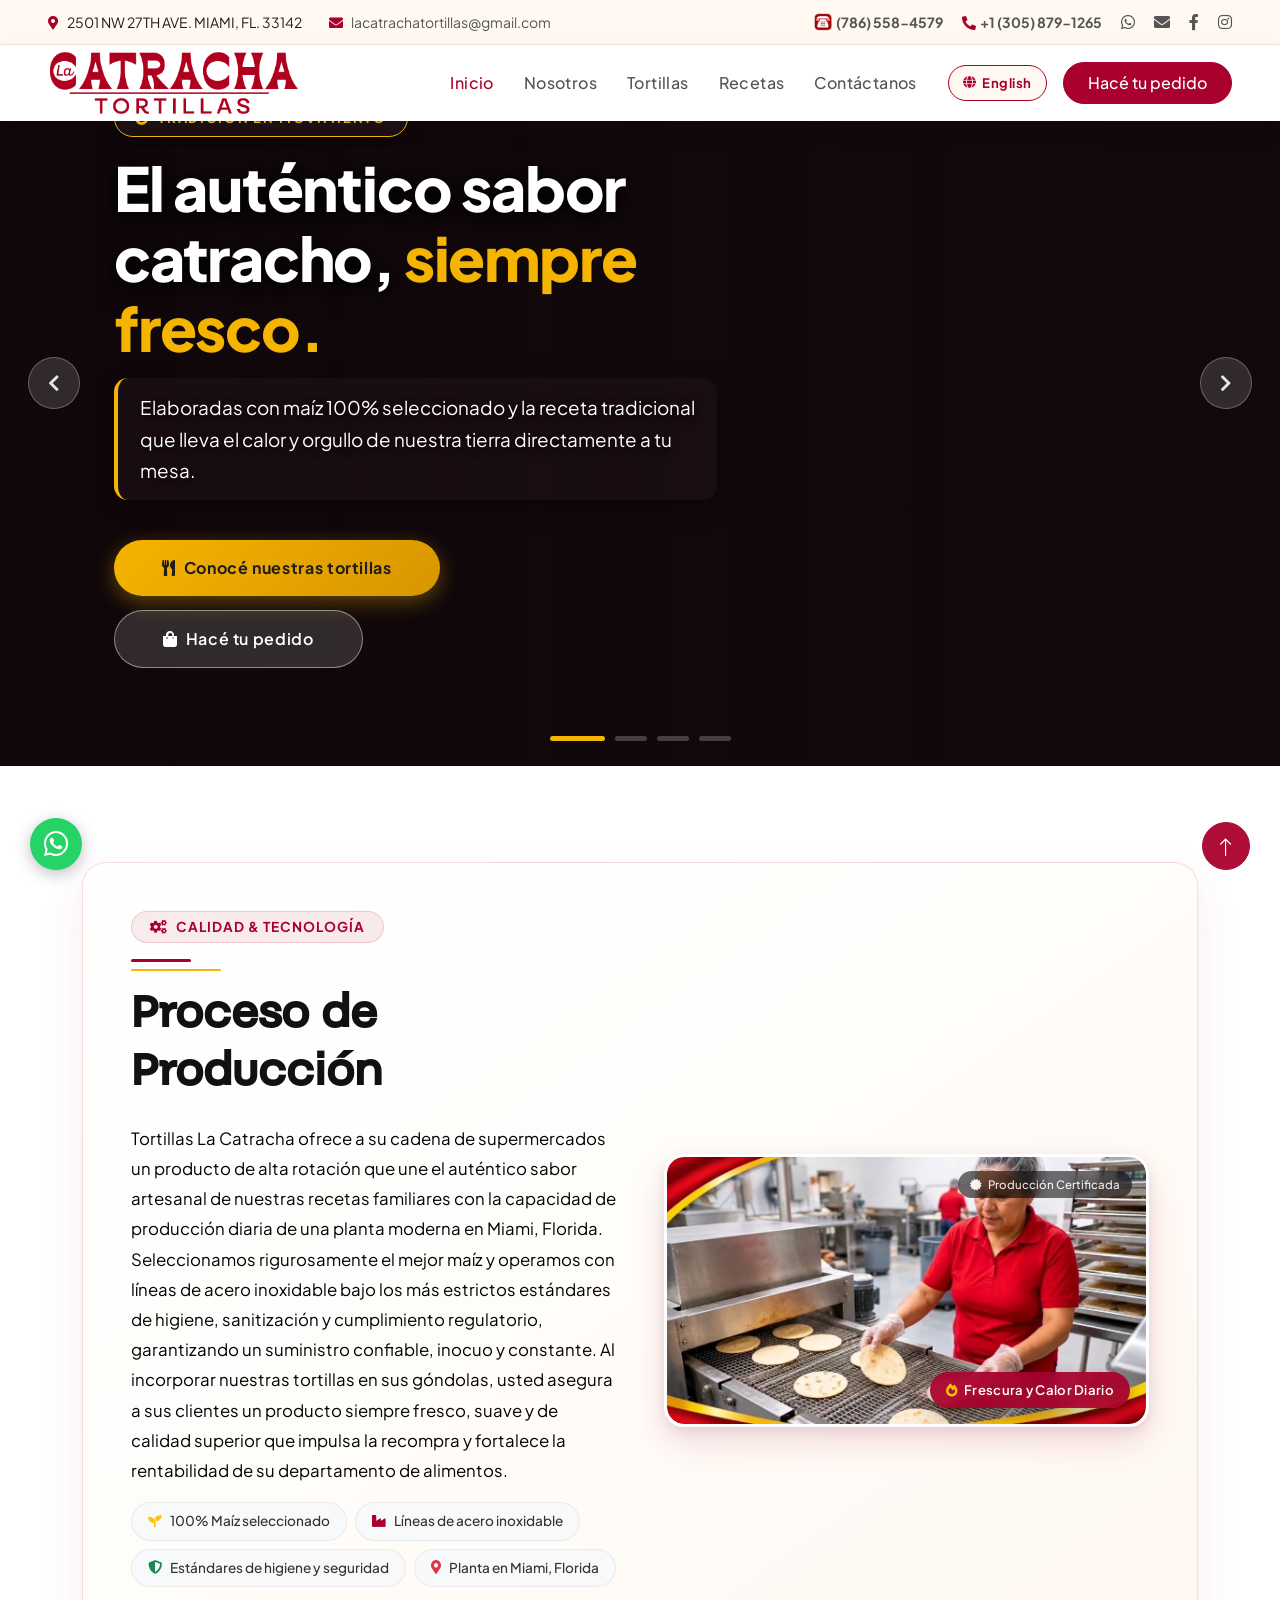
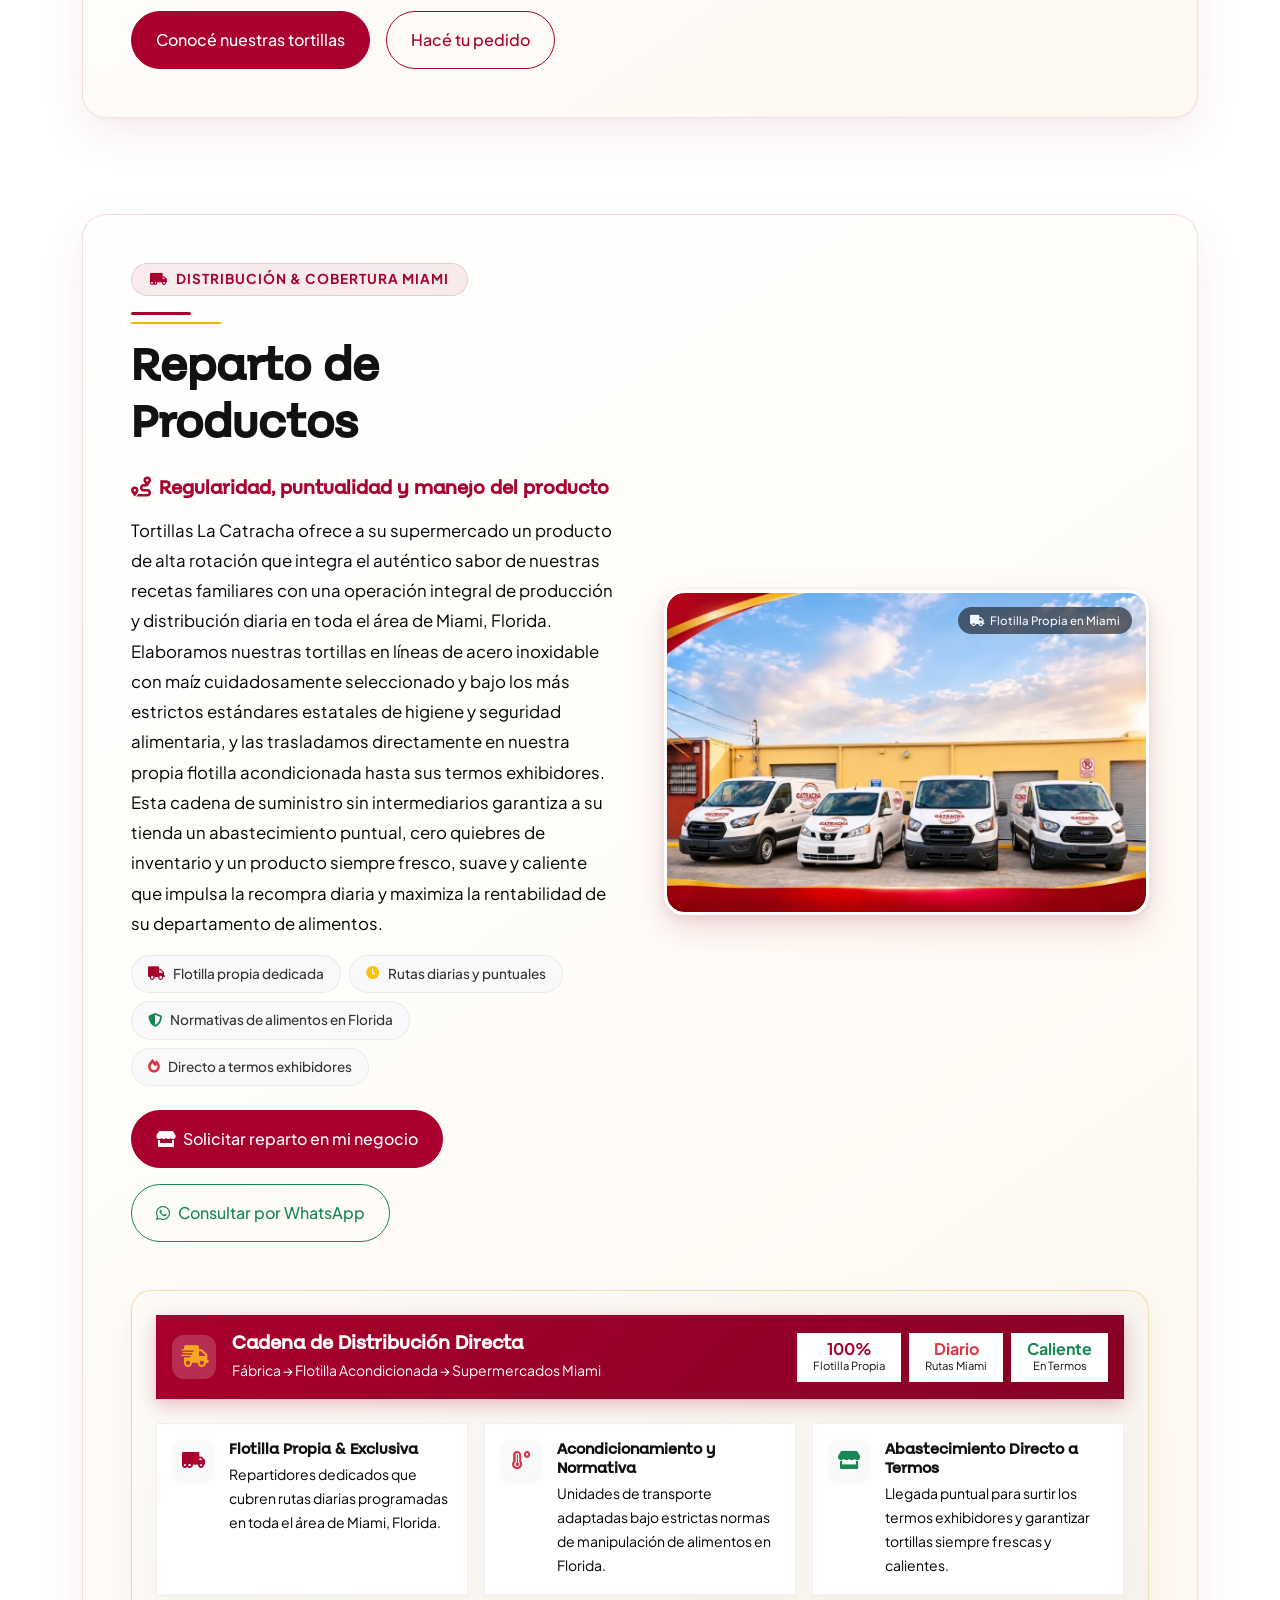
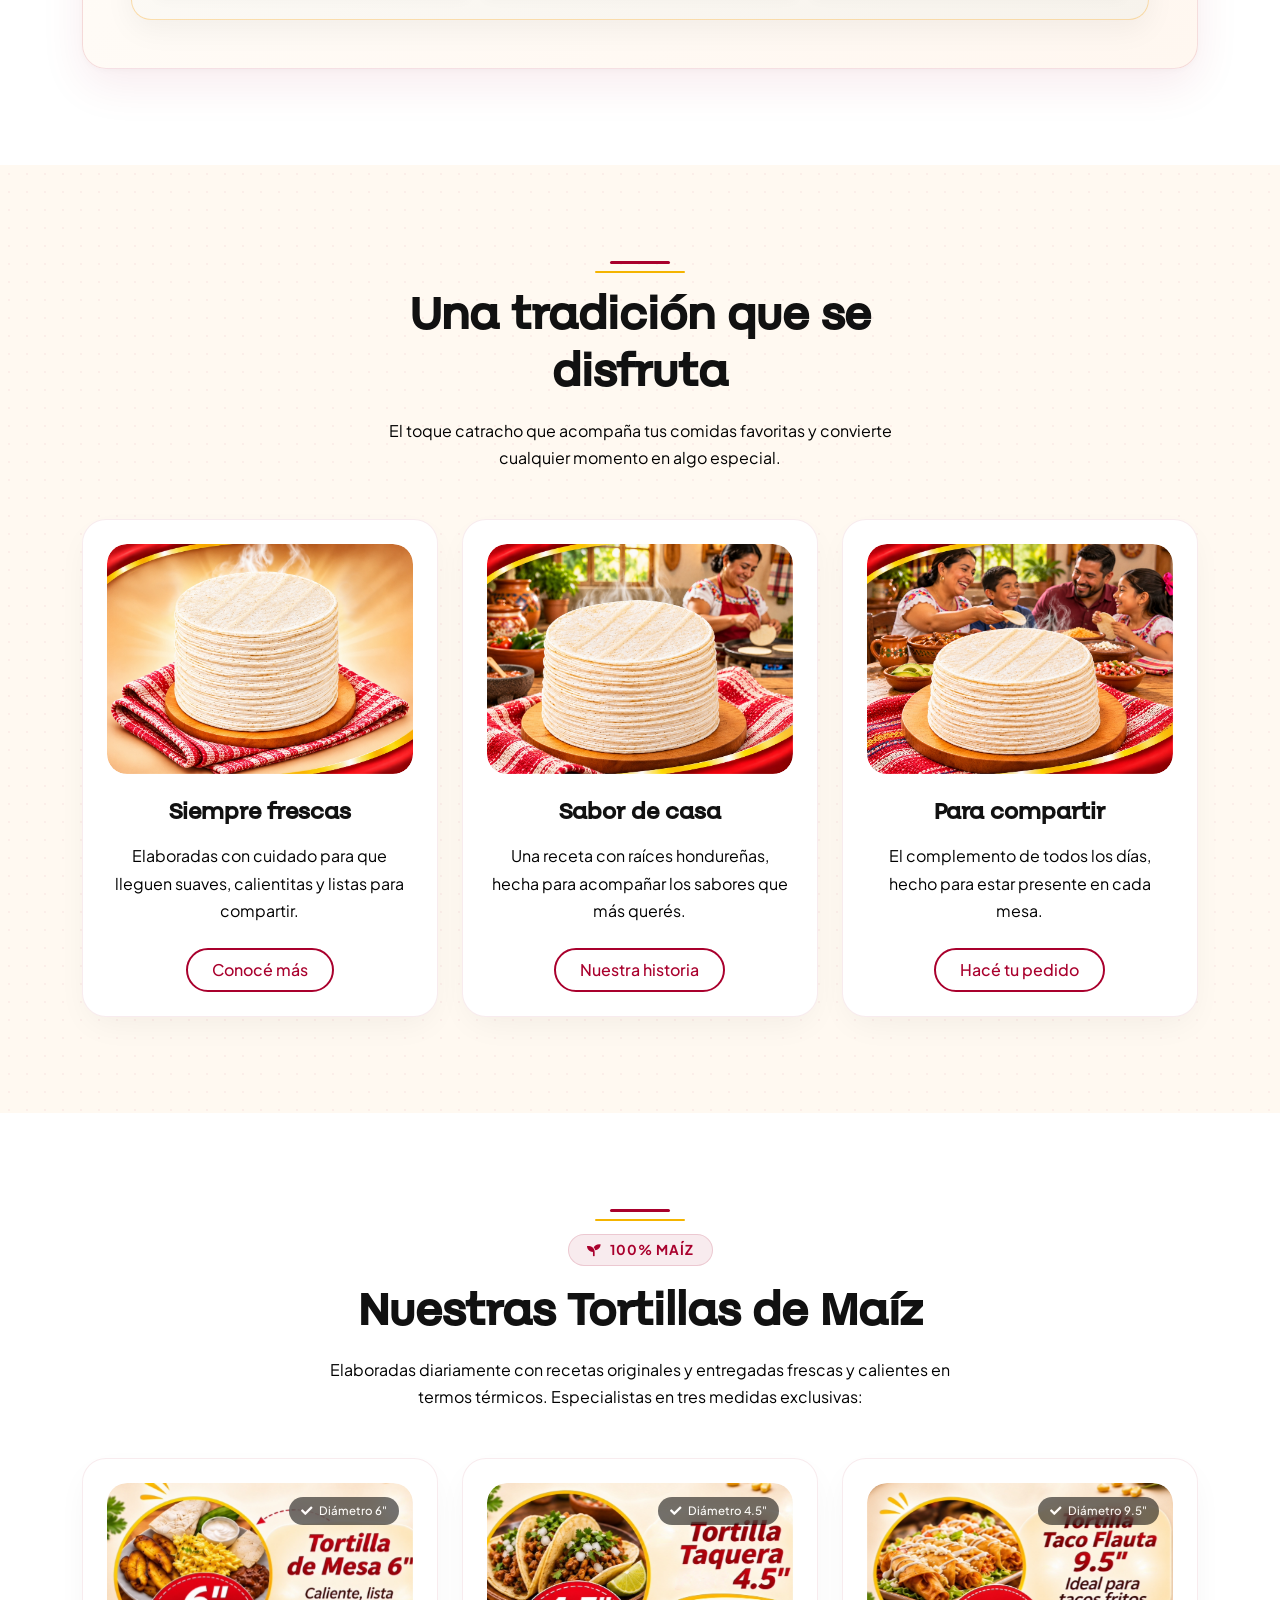
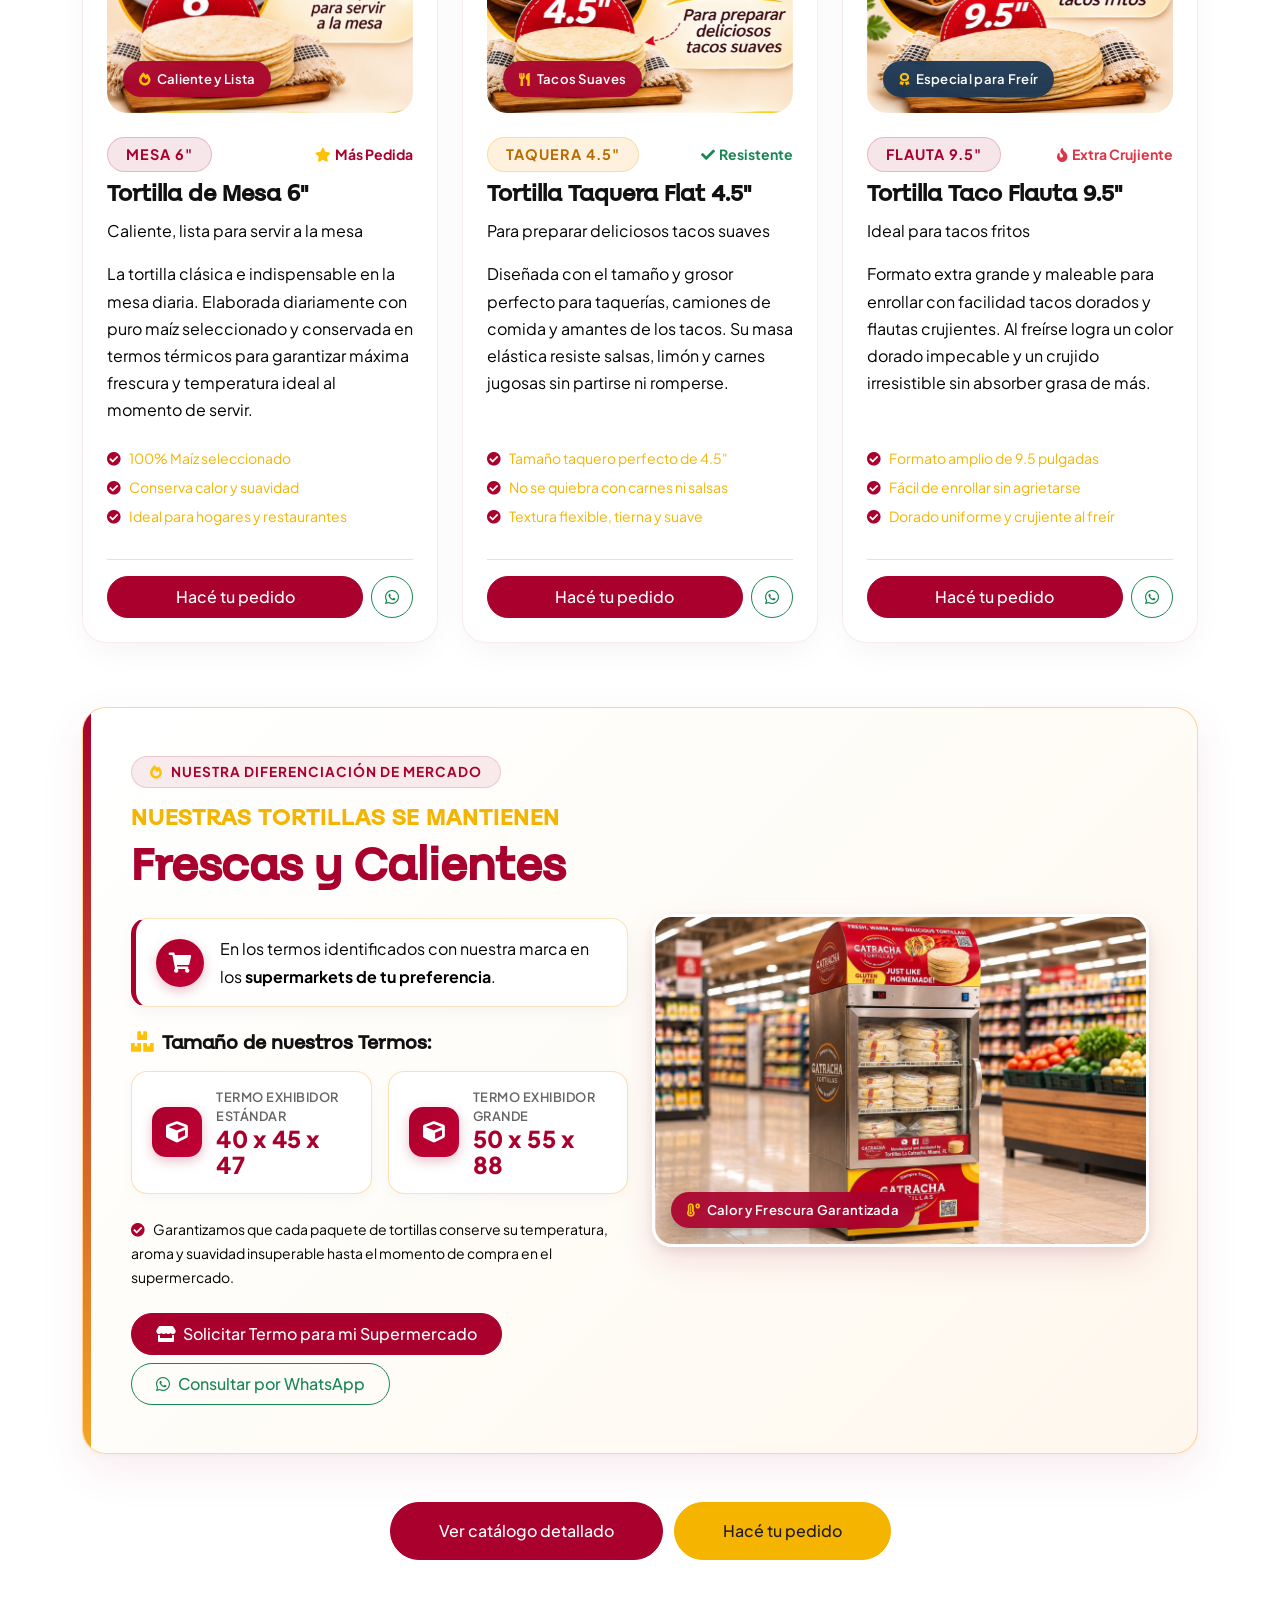
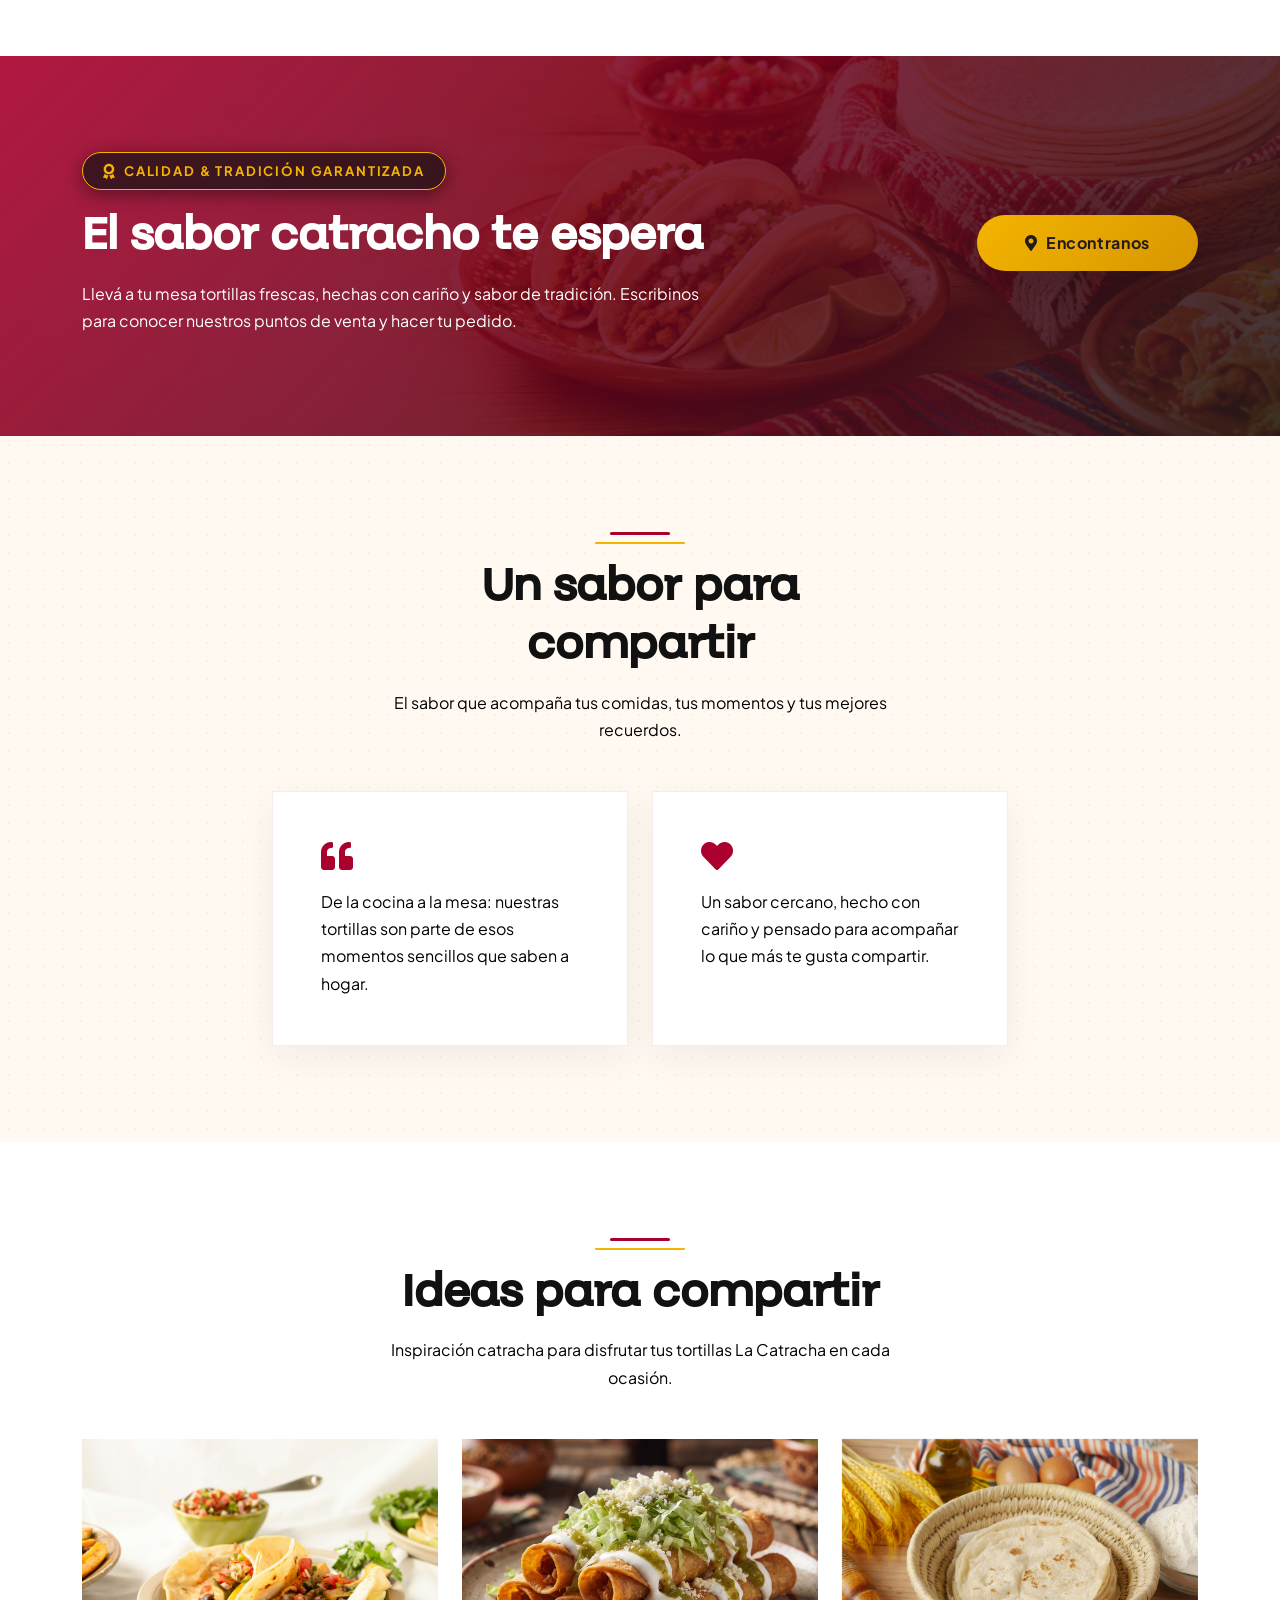
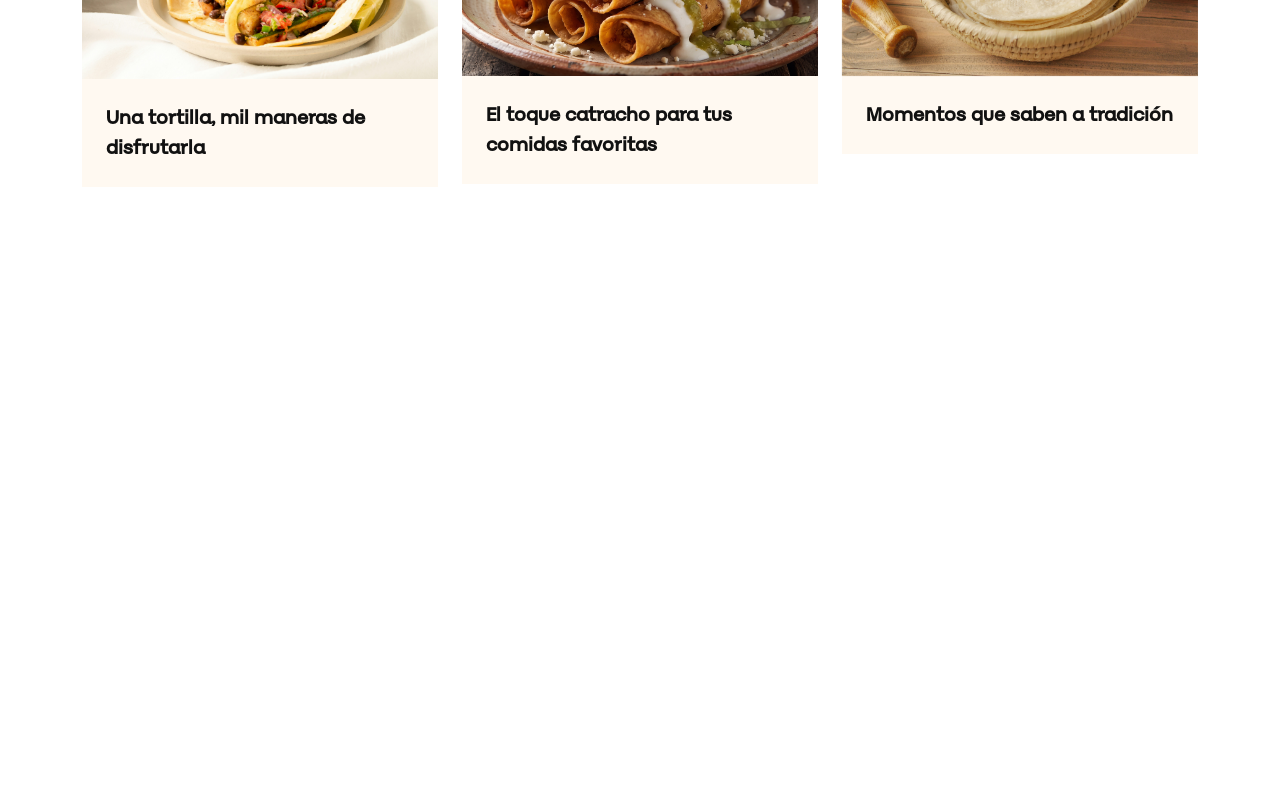
<file: index.html>
<!DOCTYPE html>
<html lang="es">

<head>
    <meta charset="utf-8">
    <title>La Catracha | Tortillas siempre frescas, sabor de tradición</title>
    <meta content="width=device-width, initial-scale=1.0" name="viewport">
    <meta name="theme-color" content="#A9002D">
    <meta name="description" content="La Catracha: tortillas de maíz 100% frescas en Miami, Florida. Sabor tradicional hondureño, entrega diaria en termos térmicos para supermercados, restaurantes y hogares.">
    <meta name="keywords" content="La Catracha, tortillas de maíz, tortillas hondureñas, tortillas frescas Miami, tortillas al por mayor Florida, termos térmicos tortillas">
    <meta name="author" content="Tortillas La Catracha">
    <meta name="robots" content="index, follow">
    <meta name="geo.region" content="US-FL">
    <meta name="geo.placename" content="Miami, Florida">
    <link rel="alternate" hreflang="es" href="index.html">
    <link rel="alternate" hreflang="en" href="en/index.html">
    <link rel="alternate" hreflang="x-default" href="index.html">

    <!-- Open Graph / Social SEO -->
    <meta property="og:type" content="website">
    <meta property="og:locale" content="es_ES">
    <meta property="og:locale:alternate" content="en_US">
    <meta property="og:site_name" content="La Catracha Tortillas">
    <meta property="og:title" content="La Catracha | Tortillas siempre frescas, sabor de tradición">
    <meta property="og:description" content="Tortillas de maíz 100% seleccionado elaboradas diariamente en Miami, Florida. Frescura y calor garantizado para tu mesa y negocio.">
    <meta property="og:image" content="identidad/flex01.jpg">
    <meta property="og:image:alt" content="Tortillas La Catracha calientes y recién hechas">

    <!-- Twitter Card -->
    <meta name="twitter:card" content="summary_large_image">
    <meta name="twitter:title" content="La Catracha | Tortillas siempre frescas, sabor de tradición">
    <meta name="twitter:description" content="Tortillas de maíz 100% seleccionado elaboradas diariamente en Miami, Florida. Frescura y calor garantizado.">
    <meta name="twitter:image" content="identidad/flex01.jpg">
    <meta name="twitter:image:alt" content="Tortillas La Catracha calientes y recién hechas">

    <link rel="icon" type="image/png" href="identidad/La%20Catracha%20-%20Emblem%20(Burgundy%20and%20black).png">

    <!-- Datos Estructurados Schema.org -->
    <script type="application/ld+json">
    {
      "@context": "https://schema.org",
      "@type": "FoodEstablishment",
      "name": "Tortillas La Catracha",
      "description": "Fábrica y distribuidora diaria de tortillas de maíz 100% tradicionales en Miami, Florida.",
      "image": "identidad/flex01.jpg",
      "logo": "img/logo.png",
      "telephone": "+1-305-879-1265",
      "email": "lacatrachatortillas@gmail.com",
      "servesCuisine": "Honduran, Latin American, Corn Tortillas",
      "address": {
        "@type": "PostalAddress",
        "streetAddress": "2501 NW 27TH AVE",
        "addressLocality": "Miami",
        "addressRegion": "FL",
        "postalCode": "33142",
        "addressCountry": "US"
      },
      "sameAs": [
        "https://www.facebook.com/tortillaslacatrachaoficial",
        "https://www.instagram.com/tortillaslacatrachaoficial"
      ]
    }
    </script>

    <!-- Favicon -->


    <!-- Tipografías locales de La Catracha -->
    <link rel="preload" href="identidad/Primary%20brand%20typography%20-%20Batica%20Sans/BaticaSans-Regular.otf" as="font" type="font/otf" crossorigin>
    <link rel="preload" href="identidad/Secondary%20brand%20Typography%20-%20Sapiens%20Sans/Hemphill%20Type%20-%20Sapiens%20Regular.otf" as="font" type="font/otf" crossorigin>

    <!-- Google Fonts: Plus Jakarta Sans (Tipografía moderna estilo Historias Scout HN) -->
    <link rel="preconnect" href="https://fonts.googleapis.com">
    <link rel="preconnect" href="https://fonts.gstatic.com" crossorigin>
    <link href="https://fonts.googleapis.com/css2?family=Plus+Jakarta+Sans:ital,wght@0,300;0,400;0,500;0,600;0,700;0,800;1,400;1,600;1,700&display=swap" rel="stylesheet">

    <!-- Icon Font Stylesheet -->
    <link href="https://cdnjs.cloudflare.com/ajax/libs/font-awesome/5.10.0/css/all.min.css" rel="stylesheet">
    <link href="https://cdn.jsdelivr.net/npm/bootstrap-icons@1.4.1/font/bootstrap-icons.css" rel="stylesheet">

    <!-- Libraries Stylesheet -->
    <link href="lib/animate/animate.min.css" rel="stylesheet">
    <link href="lib/owlcarousel/assets/owl.carousel.min.css" rel="stylesheet">

    <!-- Customized Bootstrap Stylesheet -->
    <link href="css/bootstrap.min.css" rel="stylesheet">

    <!-- Template Stylesheet -->
    <link href="css/style.css" rel="stylesheet">
</head>

<body>
    <!-- Spinner Start -->
    <div id="spinner" class="show bg-white position-fixed translate-middle w-100 vh-100 top-50 start-50 d-flex align-items-center justify-content-center">
        <div class="spinner-border text-primary" role="status"></div>
    </div>
    <!-- Spinner End -->


    <!-- Navbar Start -->
    <div class="container-fluid fixed-top px-0 wow fadeIn" data-wow-delay="0.1s">
        <div class="top-bar row gx-0 align-items-center d-none d-lg-flex">
            <div class="col-lg-6 px-4 px-xl-5 text-start">
                <small><i class="fa fa-map-marker-alt me-2 text-primary"></i>2501 NW 27TH AVE. MIAMI, FL. 33142</small>
                <small class="ms-3 ms-xl-4"><i class="fa fa-envelope me-2 text-primary"></i><a class="text-body text-decoration-none" href="mailto:lacatrachatortillas@gmail.com">lacatrachatortillas@gmail.com</a></small>
            </div>
            <div class="col-lg-6 px-4 px-xl-5 text-end">
                <small><img src="img/icon-telefono-fijo.png" alt="Teléfono fijo" class="icon-telefono-fijo me-1"><a class="text-body text-decoration-none fw-bold" href="tel:+17865584579">(786) 558-4579</a></small>
                <small class="ms-3"><i class="fa fa-phone-alt me-1 text-primary"></i><a class="text-body text-decoration-none fw-bold" href="tel:+13058791265">+1 (305) 879-1265</a></small>
                <a class="text-body ms-3" href="https://wa.me/13058791265" target="_blank" rel="noopener noreferrer" aria-label="WhatsApp"><i class="fab fa-whatsapp"></i></a>
                <a class="text-body ms-3" href="mailto:lacatrachatortillas@gmail.com" aria-label="Correo"><i class="fa fa-envelope"></i></a>
                <a class="text-body ms-3" href="https://www.facebook.com/tortillaslacatrachaoficial" target="_blank" rel="noopener noreferrer" aria-label="Facebook"><i class="fab fa-facebook-f"></i></a>
                <a class="text-body ms-3" href="https://www.instagram.com/tortillaslacatrachaoficial" target="_blank" rel="noopener noreferrer" aria-label="Instagram"><i class="fab fa-instagram"></i></a>
            </div>
        </div>

        <nav class="navbar navbar-expand-lg navbar-light py-lg-0 px-lg-5 wow fadeIn" data-wow-delay="0.1s">
            <a href="index.html" class="navbar-brand ms-4 ms-lg-0" aria-label="La Catracha, inicio">
                <img src="img/logo.png" alt="La Catracha Tortillas">
            </a>
            <div class="d-flex align-items-center ms-auto d-lg-none">
                <a class="btn-lang-switch me-2" href="en/index.html" aria-label="Switch to English" title="View in English">
                    <i class="fa fa-globe"></i><span>EN</span>
                </a>
                <button type="button" class="navbar-toggler me-4" data-bs-toggle="collapse" data-bs-target="#navbarCollapse">
                    <span class="navbar-toggler-icon"></span>
                </button>
            </div>
            <div class="collapse navbar-collapse" id="navbarCollapse">
                <div class="navbar-nav ms-auto p-4 p-lg-0">
                    <a href="index.html" class="nav-item nav-link active">Inicio</a>
                    <a href="about.html" class="nav-item nav-link">Nosotros</a>
                    <a href="product.html" class="nav-item nav-link">Tortillas</a>
                    <a href="recetas.html" class="nav-item nav-link">Recetas</a>
                    <a href="contact.html" class="nav-item nav-link">Contáctanos</a>
                </div>
                <div class="d-none d-lg-flex align-items-center ms-2">
                    <a class="btn-lang-switch ms-2" href="en/index.html" aria-label="Switch to English" title="View in English">
                        <i class="fa fa-globe"></i><span>English</span>
                    </a>
                    <a class="btn btn-primary rounded-pill px-4 py-2 ms-3" href="contact.html">Hacé tu pedido</a>
                </div>
            </div>
        </nav>
    </div>
    <!-- Navbar End -->


    <!-- Carousel Start -->
    <div class="container-fluid p-0 mb-5 wow fadeIn" data-wow-delay="0.1s">
        <div id="header-carousel" class="carousel slide" data-bs-ride="carousel">
            <!-- Indicadores de Navegación (Estilo Prixima) -->
            <div class="carousel-indicators">
                <button type="button" data-bs-target="#header-carousel" data-bs-slide-to="0" class="active" aria-current="true" aria-label="Slide 1"></button>
                <button type="button" data-bs-target="#header-carousel" data-bs-slide-to="1" aria-label="Slide 2"></button>
                <button type="button" data-bs-target="#header-carousel" data-bs-slide-to="2" aria-label="Slide 3"></button>
                <button type="button" data-bs-target="#header-carousel" data-bs-slide-to="3" aria-label="Slide 4"></button>
            </div>

            <div class="carousel-inner">
                <!-- Slide 1: Video de Producción Tradicional -->
                <div class="carousel-item active" data-bs-interval="10000">
                    <video class="w-100" autoplay muted loop playsinline preload="auto">
                        <source src="identidad/vid01.mp4" type="video/mp4">
                        Tu navegador no soporta video HTML5.
                    </video>
                    <div class="carousel-caption">
                        <div class="container">
                            <div class="row justify-content-start">
                                <div class="col-lg-8 col-xl-7">
                                    <div class="hero-badge-tag mb-3">
                                        <i class="fa fa-fire-alt"></i> Tradición en Movimiento
                                    </div>
                                    <h1 class="hero-title mb-3 animated slideInDown">El auténtico sabor catracho, <span class="highlight-gold">siempre fresco.</span></h1>
                                    <p class="hero-desc animated fadeInUp">Elaboradas con maíz 100% seleccionado y la receta tradicional que lleva el calor y orgullo de nuestra tierra directamente a tu mesa.</p>
                                    <div class="hero-actions pt-2">
                                        <a href="product.html" class="btn btn-prixima-gold rounded-pill py-sm-3 px-sm-5 me-sm-3"><i class="fa fa-utensils me-2"></i>Conocé nuestras tortillas</a>
                                        <a href="contact.html" class="btn btn-prixima-outline-white rounded-pill py-sm-3 px-sm-5 mt-3 mt-sm-0"><i class="fa fa-shopping-bag me-2"></i>Hacé tu pedido</a>
                                    </div>
                                </div>
                            </div>
                        </div>
                    </div>
                </div>

                <!-- Slide 2: Tortillas Calientes y Recién Hechas -->
                <div class="carousel-item">
                    <img class="w-100" src="identidad/flex01.jpg" alt="Tortillas La Catracha calientes y recién hechas">
                    <div class="carousel-caption">
                        <div class="container">
                            <div class="row justify-content-start">
                                <div class="col-lg-8 col-xl-7">
                                    <div class="hero-badge-tag mb-3">
                                        <i class="fa fa-check-circle"></i> Calientes y Recién Hechas
                                    </div>
                                    <h1 class="hero-title mb-3 animated slideInDown">El sabor de casa, <span class="highlight-gold">hecho tortilla.</span></h1>
                                    <p class="hero-desc animated fadeInUp">Nuestra tecnología de empaque térmico conserva la temperatura y la textura suave recién salida del comal para compartir en familia.</p>
                                    <div class="hero-actions pt-2">
                                        <a href="product.html" class="btn btn-prixima-gold rounded-pill py-sm-3 px-sm-5 me-sm-3"><i class="fa fa-utensils me-2"></i>Conocé nuestras tortillas</a>
                                        <a href="contact.html" class="btn btn-prixima-outline-white rounded-pill py-sm-3 px-sm-5 mt-3 mt-sm-0"><i class="fa fa-shopping-bag me-2"></i>Hacé tu pedido</a>
                                    </div>
                                </div>
                            </div>
                        </div>
                    </div>
                </div>

                <!-- Slide 3: Platillos Tradicionales -->
                <div class="carousel-item">
                    <img class="w-100" src="img/carousel-platillos.jpg" alt="Platillos tradicionales con tortillas La Catracha">
                    <div class="carousel-caption">
                        <div class="container">
                            <div class="row justify-content-start">
                                <div class="col-lg-8 col-xl-7">
                                    <div class="hero-badge-tag mb-3">
                                        <i class="fa fa-heart"></i> Hechas con Cariño en Honduras
                                    </div>
                                    <h1 class="hero-title mb-3 animated slideInDown">Tradición que se comparte <span class="highlight-gold">en cada mesa.</span></h1>
                                    <p class="hero-desc animated fadeInUp">El acompañamiento imprescindible para tus baleadas, carnes asadas y platillos típicos con el auténtico sazón de nuestra tierra.</p>
                                    <div class="hero-actions pt-2">
                                        <a href="recetas.html" class="btn btn-prixima-gold rounded-pill py-sm-3 px-sm-5 me-sm-3"><i class="fa fa-book-open me-2"></i>Descubrí nuestras recetas</a>
                                        <a href="contact.html" class="btn btn-prixima-outline-white rounded-pill py-sm-3 px-sm-5 mt-3 mt-sm-0"><i class="fa fa-shopping-bag me-2"></i>Hacé tu pedido</a>
                                    </div>
                                </div>
                            </div>
                        </div>
                    </div>
                </div>

                <!-- Slide 4: Calidad y Temperatura Ideal -->
                <div class="carousel-item">
                    <img class="w-100" src="img/carousel-3.jpg" alt="Nuestras tortillas se mantienen frescas y calientes">
                    <div class="carousel-caption">
                        <div class="container">
                            <div class="row justify-content-start">
                                <div class="col-lg-8 col-xl-7">
                                    <div class="hero-badge-tag mb-3">
                                        <i class="fa fa-temperature-high"></i> Calidad & Temperatura Ideal
                                    </div>
                                    <h1 class="hero-title mb-3 animated slideInDown">Nuestras tortillas se mantienen <span class="highlight-gold">frescas y calientes.</span></h1>
                                    <p class="hero-desc animated fadeInUp">Diseñadas para restaurantes, supermercados y hogares que exigen frescura insuperable, resistencia y flexibilidad perfecta.</p>
                                    <div class="hero-actions pt-2">
                                        <a href="product.html" class="btn btn-prixima-gold rounded-pill py-sm-3 px-sm-5 me-sm-3"><i class="fa fa-utensils me-2"></i>Conocé nuestras tortillas</a>
                                        <a href="contact.html" class="btn btn-prixima-outline-white rounded-pill py-sm-3 px-sm-5 mt-3 mt-sm-0"><i class="fa fa-shopping-bag me-2"></i>Hacé tu pedido</a>
                                    </div>
                                </div>
                            </div>
                        </div>
                    </div>
                </div>
            </div>

            <!-- Controles de Flecha Circulares Glassmorphism -->
            <button class="carousel-control-prev" type="button" data-bs-target="#header-carousel" data-bs-slide="prev" aria-label="Anterior">
                <i class="fa fa-chevron-left"></i>
            </button>
            <button class="carousel-control-next" type="button" data-bs-target="#header-carousel" data-bs-slide="next" aria-label="Siguiente">
                <i class="fa fa-chevron-right"></i>
            </button>
        </div>
    </div>
    <!-- Carousel End -->


    <!-- Proceso de Producción Start -->
    <div class="container-xxl py-5" id="proceso-produccion">
        <div class="container">
            <div class="proceso-showcase-card card-3d p-4 p-md-5 wow fadeInUp" data-wow-delay="0.1s">
                <div class="row g-5 align-items-center">
                    <div class="col-lg-6 order-2 order-lg-1 wow fadeIn" data-wow-delay="0.2s">
                        <div class="d-inline-flex align-items-center mb-3">
                            <span class="eyebrow-pill"><i class="fa fa-cogs me-2"></i>Calidad & Tecnología</span>
                        </div>
                        <div class="section-header text-start mb-4">
                            <h2 class="display-5 mb-0 text-dark" style="color: #000000;">Proceso de Producción</h2>
                        </div>
                        <p class="text-dark mb-3" style="line-height: 1.8; font-size: 1.05rem; color: #000000;">
                            Tortillas La Catracha ofrece a su cadena de supermercados un producto de alta rotación que une el auténtico sabor artesanal de nuestras recetas familiares con la capacidad de producción diaria de una planta moderna en Miami, Florida. Seleccionamos rigurosamente el mejor maíz y operamos con líneas de acero inoxidable bajo los más estrictos estándares de higiene, sanitización y cumplimiento regulatorio, garantizando un suministro confiable, inocuo y constante. Al incorporar nuestras tortillas en sus góndolas, usted asegura a sus clientes un producto siempre fresco, suave y de calidad superior que impulsa la recompra y fortalece la rentabilidad de su departamento de alimentos.
                        </p>
                        
                        <div class="mv-highlights mb-4">
                            <div class="mv-highlight-chip">
                                <i class="fa fa-seedling text-warning me-2"></i>
                                <span>100% Maíz seleccionado</span>
                            </div>
                            <div class="mv-highlight-chip">
                                <i class="fa fa-industry text-primary me-2"></i>
                                <span>Líneas de acero inoxidable</span>
                            </div>
                            <div class="mv-highlight-chip">
                                <i class="fa fa-shield-alt text-success me-2"></i>
                                <span>Estándares de higiene y seguridad</span>
                            </div>
                            <div class="mv-highlight-chip">
                                <i class="fa fa-map-marker-alt text-danger me-2"></i>
                                <span>Planta en Miami, Florida</span>
                            </div>
                        </div>
                        <div class="d-flex flex-wrap gap-3">
                            <a class="btn btn-primary rounded-pill py-3 px-4" href="product.html">Conocé nuestras tortillas</a>
                            <a class="btn btn-outline-primary rounded-pill py-3 px-4" href="contact.html">Hacé tu pedido</a>
                        </div>
                    </div>
                    <div class="col-lg-6 order-1 order-lg-2 wow fadeIn" data-wow-delay="0.4s">
                        <div class="proceso-img-wrapper position-relative">
                            <img class="img-fluid w-100" src="img/proceso-produccion.jpg" alt="Proceso de Producción Tortillas La Catracha - Fabricación diaria con tecnología moderna" loading="lazy">
                            <div class="img-3d-badge pulse-hot" style="left: auto; right: 16px;">
                                <i class="fa fa-fire-alt me-1 text-warning"></i> Frescura y Calor Diario
                            </div>
                            <span class="slot-marker-tag"><i class="fa fa-certificate me-1"></i> Producción Certificada</span>
                        </div>
                    </div>
                </div>
            </div>
        </div>
    </div>
    <!-- Proceso de Producción End -->


    <!-- Reparto de Productos Start -->
    <div class="container-xxl py-5" id="reparto-productos">
        <div class="container">
            <div class="reparto-showcase-card card-3d p-4 p-md-5 wow fadeInUp" data-wow-delay="0.1s">
                <div class="row g-5 align-items-center">
                    <!-- Columna de Contenido e Información -->
                    <div class="col-lg-6 wow fadeIn" data-wow-delay="0.2s">
                        <div class="d-inline-flex align-items-center mb-3">
                            <span class="eyebrow-pill"><i class="fa fa-truck-moving me-2"></i>Distribución & Cobertura Miami</span>
                        </div>
                        <div class="section-header text-start mb-4">
                            <h2 class="display-5 mb-0 text-dark" style="color: #000000;">Reparto de Productos</h2>
                        </div>
                        <h3 class="h5 text-primary fw-bold mb-3"><i class="fa fa-route me-2"></i>Regularidad, puntualidad y manejo del producto</h3>
                        <p class="text-dark mb-3" style="line-height: 1.8; font-size: 1.05rem; color: #000000;">
                            Tortillas La Catracha ofrece a su supermercado un producto de alta rotación que integra el auténtico sabor de nuestras recetas familiares con una operación integral de producción y distribución diaria en toda el área de Miami, Florida. Elaboramos nuestras tortillas en líneas de acero inoxidable con maíz cuidadosamente seleccionado y bajo los más estrictos estándares estatales de higiene y seguridad alimentaria, y las trasladamos directamente en nuestra propia flotilla acondicionada hasta sus termos exhibidores. Esta cadena de suministro sin intermediarios garantiza a su tienda un abastecimiento puntual, cero quiebres de inventario y un producto siempre fresco, suave y caliente que impulsa la recompra diaria y maximiza la rentabilidad de su departamento de alimentos.
                        </p>
                        
                        <div class="mv-highlights mb-4">
                            <div class="mv-highlight-chip">
                                <i class="fa fa-truck text-primary me-2"></i>
                                <span>Flotilla propia dedicada</span>
                            </div>
                            <div class="mv-highlight-chip">
                                <i class="fa fa-clock text-warning me-2"></i>
                                <span>Rutas diarias y puntuales</span>
                            </div>
                            <div class="mv-highlight-chip">
                                <i class="fa fa-shield-alt text-success me-2"></i>
                                <span>Normativas de alimentos en Florida</span>
                            </div>
                            <div class="mv-highlight-chip">
                                <i class="fa fa-fire-alt text-danger me-2"></i>
                                <span>Directo a termos exhibidores</span>
                            </div>
                        </div>
                        <div class="d-flex flex-wrap gap-3">
                            <a class="btn btn-primary rounded-pill py-3 px-4" href="contact.html"><i class="fa fa-store me-2"></i>Solicitar reparto en mi negocio</a>
                            <a class="btn btn-outline-success rounded-pill py-3 px-4" href="https://wa.me/13058791265?text=Hola%20La%20Catracha,%20quisiera%20informaci%C3%B3n%20sobre%20el%20reparto%20diario%20para%20mi%20negocio" target="_blank" rel="noopener noreferrer"><i class="fab fa-whatsapp me-2"></i>Consultar por WhatsApp</a>
                        </div>
                    </div>

                    <!-- Columna Visual: Imagen de Flotilla Propia -->
                    <div class="col-lg-6 wow fadeIn" data-wow-delay="0.4s">
                        <div class="reparto-img-wrapper position-relative">
                            <img class="img-fluid w-100" src="img/reparto-flotilla.webp" alt="Flotilla propia de reparto Tortillas La Catracha en Miami, Florida" loading="lazy">
                            <span class="slot-marker-tag"><i class="fa fa-truck me-1"></i> Flotilla Propia en Miami</span>
                        </div>
                    </div>
                </div>

                <!-- Hub Operacional de Distribución -->
                <div class="reparto-visual-hub p-4 mt-5 wow fadeIn" data-wow-delay="0.3s">
                    <!-- Banner de Cabecera del Hub -->
                    <div class="reparto-banner-header mb-4 p-3 rounded-4">
                        <div class="d-flex flex-wrap align-items-center justify-content-between gap-3">
                            <div class="d-flex align-items-center">
                                <div class="reparto-banner-icon me-3">
                                    <i class="fa fa-shipping-fast"></i>
                                </div>
                                <div>
                                    <h5 class="mb-1 text-white fw-bold">Cadena de Distribución Directa</h5>
                                    <p class="mb-0 text-white-50 small">Fábrica &rarr; Flotilla Acondicionada &rarr; Supermercados Miami</p>
                                </div>
                            </div>
                            <!-- Métricas de Desempeño Operacional -->
                            <div class="d-flex flex-wrap gap-2">
                                <div class="px-3 py-2 rounded-3 bg-white text-center">
                                    <div class="fw-bold text-primary fs-6 lh-1">100%</div>
                                    <div class="text-dark small fw-semibold" style="font-size: 0.7rem;">Flotilla Propia</div>
                                </div>
                                <div class="px-3 py-2 rounded-3 bg-white text-center">
                                    <div class="fw-bold text-danger fs-6 lh-1">Diario</div>
                                    <div class="text-dark small fw-semibold" style="font-size: 0.7rem;">Rutas Miami</div>
                                </div>
                                <div class="px-3 py-2 rounded-3 bg-white text-center">
                                    <div class="fw-bold text-success fs-6 lh-1">Caliente</div>
                                    <div class="text-dark small fw-semibold" style="font-size: 0.7rem;">En Termos</div>
                                </div>
                            </div>
                        </div>
                    </div>

                    <!-- 3 Tarjetas de Pilares Operacionales -->
                    <div class="row g-3">
                        <div class="col-lg-4">
                            <div class="reparto-pillar-card p-3 rounded-4 d-flex align-items-start h-100">
                                <div class="reparto-pillar-icon me-3">
                                    <i class="fa fa-truck-moving text-primary"></i>
                                </div>
                                <div>
                                    <h6 class="fw-bold text-dark mb-1">Flotilla Propia & Exclusiva</h6>
                                    <p class="small mb-0">Repartidores dedicados que cubren rutas diarias programadas en toda el área de Miami, Florida.</p>
                                </div>
                            </div>
                        </div>

                        <div class="col-lg-4">
                            <div class="reparto-pillar-card p-3 rounded-4 d-flex align-items-start h-100">
                                <div class="reparto-pillar-icon me-3">
                                    <i class="fa fa-temperature-high text-danger"></i>
                                </div>
                                <div>
                                    <h6 class="fw-bold text-dark mb-1">Acondicionamiento y Normativa</h6>
                                    <p class="small mb-0">Unidades de transporte adaptadas bajo estrictas normas de manipulación de alimentos en Florida.</p>
                                </div>
                            </div>
                        </div>

                        <div class="col-lg-4">
                            <div class="reparto-pillar-card p-3 rounded-4 d-flex align-items-start h-100">
                                <div class="reparto-pillar-icon me-3">
                                    <i class="fa fa-store text-success"></i>
                                </div>
                                <div>
                                    <h6 class="fw-bold text-dark mb-1">Abastecimiento Directo a Termos</h6>
                                    <p class="small mb-0">Llegada puntual para surtir los termos exhibidores y garantizar tortillas siempre frescas y calientes.</p>
                                </div>
                            </div>
                        </div>
                    </div>
                </div>
            </div>
        </div>
    </div>
    <!-- Reparto de Productos End -->


    <!-- Feature Start -->
    <div class="container-fluid bg-light bg-icon my-5 py-6">
        <div class="container">
            <div class="section-header text-center mx-auto mb-5 wow fadeInUp" data-wow-delay="0.1s" style="max-width: 560px;">
                <h1 class="display-5 mb-3">Una tradición que se disfruta</h1>
                <p>El toque catracho que acompaña tus comidas favoritas y convierte cualquier momento en algo especial.</p>
            </div>
            <div class="row g-4">
                <div class="col-lg-4 col-md-6 wow fadeInUp" data-wow-delay="0.1s">
                    <div class="card-3d bg-white text-center h-100 p-4 d-flex flex-column">
                        <div class="img-3d-frame mb-4">
                            <img src="img/siempre-frescas.jpg" alt="Siempre frescas - Tortillas de maíz La Catracha calientes y suaves" class="img-fluid w-100" loading="lazy">
                        </div>
                        <h4 class="mb-3">Siempre frescas</h4>
                        <p class="mb-4 flex-grow-1">Elaboradas con cuidado para que lleguen suaves, calientitas y listas para compartir.</p>
                        <div class="mt-auto">
                            <a class="btn btn-outline-primary border-2 py-2 px-4 rounded-pill" href="about.html">Conocé más</a>
                        </div>
                    </div>
                </div>
                <div class="col-lg-4 col-md-6 wow fadeInUp" data-wow-delay="0.3s">
                    <div class="card-3d bg-white text-center h-100 p-4 d-flex flex-column">
                        <div class="img-3d-frame mb-4">
                            <img src="img/sabor-de-casa.jpg" alt="Sabor de casa - Receta tradicional hondureña La Catracha" class="img-fluid w-100" loading="lazy">
                        </div>
                        <h4 class="mb-3">Sabor de casa</h4>
                        <p class="mb-4 flex-grow-1">Una receta con raíces hondureñas, hecha para acompañar los sabores que más querés.</p>
                        <div class="mt-auto">
                            <a class="btn btn-outline-primary border-2 py-2 px-4 rounded-pill" href="about.html">Nuestra historia</a>
                        </div>
                    </div>
                </div>
                <div class="col-lg-4 col-md-6 wow fadeInUp" data-wow-delay="0.5s">
                    <div class="card-3d bg-white text-center h-100 p-4 d-flex flex-column">
                        <div class="img-3d-frame mb-4">
                            <img src="img/para-compartir.jpg" alt="Para compartir - Tortillas La Catracha en cada mesa familiar" class="img-fluid w-100" loading="lazy">
                        </div>
                        <h4 class="mb-3">Para compartir</h4>
                        <p class="mb-4 flex-grow-1">El complemento de todos los días, hecho para estar presente en cada mesa.</p>
                        <div class="mt-auto">
                            <a class="btn btn-outline-primary border-2 py-2 px-4 rounded-pill" href="contact.html">Hacé tu pedido</a>
                        </div>
                    </div>
                </div>
            </div>
        </div>
    </div>
    <!-- Feature End -->


    <!-- Product Start -->
    <div class="container-xxl py-5" id="productos">
        <div class="container">
            <div class="section-header text-center mx-auto mb-5 wow fadeInUp" data-wow-delay="0.1s" style="max-width: 650px;">
                <span class="eyebrow-pill mb-3"><i class="fa fa-seedling me-2"></i>100% Maíz</span>
                <h1 class="display-5 mb-3">Nuestras Tortillas de Maíz</h1>
                <p class="text-muted">Elaboradas diariamente con recetas originales y entregadas frescas y calientes en termos térmicos. Especialistas en tres medidas exclusivas:</p>
            </div>

            <div class="row g-4 justify-content-center">
                <!-- Producto 1: Tortilla de Mesa 6" -->
                <div class="col-lg-4 col-md-6 wow fadeInUp" data-wow-delay="0.1s">
                    <div class="card-3d h-100 d-flex flex-column p-4">
                        <div class="img-3d-frame mb-4">
                            <img src="img/tortilla-mesa-6.jpg" alt="Tortilla de Mesa 6 pulgadas La Catracha - Caliente, lista para servir a la mesa" class="img-fluid w-100" loading="lazy">
                            <div class="img-3d-badge pulse-hot">
                                <i class="fa fa-fire-alt me-1 text-warning"></i> Caliente y Lista
                            </div>
                            <span class="slot-marker-tag"><i class="fa fa-check me-1"></i> Diámetro 6"</span>
                        </div>
                        <div class="d-flex align-items-center justify-content-between mb-2">
                            <span class="pillar-badge pillar-badge-mision">Mesa 6"</span>
                            <span class="text-primary fw-bold small"><i class="fa fa-star text-warning me-1"></i>Más Pedida</span>
                        </div>
                        <h3 class="h4 fw-bold text-dark mb-2">Tortilla de Mesa 6"</h3>
                        <p class="text-primary fw-semibold mb-3">Caliente, lista para servir a la mesa</p>
                        <p class="text-muted mb-4 flex-grow-1">
                            La tortilla clásica e indispensable en la mesa diaria. Elaborada diariamente con puro maíz seleccionado y conservada en termos térmicos para garantizar máxima frescura y temperatura ideal al momento de servir.
                        </p>
                        <ul class="list-unstyled mb-4 small text-secondary">
                            <li class="mb-2"><i class="fa fa-check-circle text-primary me-2"></i>100% Maíz seleccionado</li>
                            <li class="mb-2"><i class="fa fa-check-circle text-primary me-2"></i>Conserva calor y suavidad</li>
                            <li class="mb-2"><i class="fa fa-check-circle text-primary me-2"></i>Ideal para hogares y restaurantes</li>
                        </ul>
                        <div class="d-flex align-items-center pt-3 border-top mt-auto">
                            <a class="btn btn-primary rounded-pill py-2 px-4 flex-grow-1 text-center" href="contact.html">Hacé tu pedido</a>
                            <a class="btn btn-outline-success rounded-circle ms-2" href="https://wa.me/13058791265?text=Hola%20La%20Catracha,%20quisiera%20pedir%20Tortilla%20de%20Mesa%206%22" target="_blank" rel="noopener noreferrer" aria-label="Pedir por WhatsApp" style="width: 42px; height: 42px; display: inline-flex; align-items: center; justify-content: center;">
                                <i class="fab fa-whatsapp"></i>
                            </a>
                        </div>
                    </div>
                </div>

                <!-- Producto 2: Tortilla Taquera Flat 4.5" -->
                <div class="col-lg-4 col-md-6 wow fadeInUp" data-wow-delay="0.2s">
                    <div class="card-3d h-100 d-flex flex-column p-4">
                        <div class="img-3d-frame mb-4">
                            <img src="img/tortilla-taquera-4-5.jpg" alt="Tortilla Taquera Flat 4.5 pulgadas La Catracha - Para preparar deliciosos tacos suaves" class="img-fluid w-100" loading="lazy">
                            <div class="img-3d-badge">
                                <i class="fa fa-utensils me-1 text-warning"></i> Tacos Suaves
                            </div>
                            <span class="slot-marker-tag"><i class="fa fa-check me-1"></i> Diámetro 4.5"</span>
                        </div>
                        <div class="d-flex align-items-center justify-content-between mb-2">
                            <span class="pillar-badge pillar-badge-vision">Taquera 4.5"</span>
                            <span class="text-success fw-bold small"><i class="fa fa-check me-1"></i>Resistente</span>
                        </div>
                        <h3 class="h4 fw-bold text-dark mb-2">Tortilla Taquera Flat 4.5"</h3>
                        <p class="text-primary fw-semibold mb-3">Para preparar deliciosos tacos suaves</p>
                        <p class="text-muted mb-4 flex-grow-1">
                            Diseñada con el tamaño y grosor perfecto para taquerías, camiones de comida y amantes de los tacos. Su masa elástica resiste salsas, limón y carnes jugosas sin partirse ni romperse.
                        </p>
                        <ul class="list-unstyled mb-4 small text-secondary">
                            <li class="mb-2"><i class="fa fa-check-circle text-primary me-2"></i>Tamaño taquero perfecto de 4.5"</li>
                            <li class="mb-2"><i class="fa fa-check-circle text-primary me-2"></i>No se quiebra con carnes ni salsas</li>
                            <li class="mb-2"><i class="fa fa-check-circle text-primary me-2"></i>Textura flexible, tierna y suave</li>
                        </ul>
                        <div class="d-flex align-items-center pt-3 border-top mt-auto">
                            <a class="btn btn-primary rounded-pill py-2 px-4 flex-grow-1 text-center" href="contact.html">Hacé tu pedido</a>
                            <a class="btn btn-outline-success rounded-circle ms-2" href="https://wa.me/13058791265?text=Hola%20La%20Catracha,%20quisiera%20pedir%20Tortilla%20Taquera%20Flat%204.5%22" target="_blank" rel="noopener noreferrer" aria-label="Pedir por WhatsApp" style="width: 42px; height: 42px; display: inline-flex; align-items: center; justify-content: center;">
                                <i class="fab fa-whatsapp"></i>
                            </a>
                        </div>
                    </div>
                </div>

                <!-- Producto 3: Tortilla Taco Flauta 9.5" -->
                <div class="col-lg-4 col-md-6 wow fadeInUp" data-wow-delay="0.3s">
                    <div class="card-3d h-100 d-flex flex-column p-4">
                        <div class="img-3d-frame mb-4">
                            <img src="img/tortilla-flauta-9-5.jpg" alt="Tortilla Taco Flauta 9.5 pulgadas La Catracha - Ideal para tacos fritos" class="img-fluid w-100" loading="lazy">
                            <div class="img-3d-badge badge-florida">
                                <i class="fa fa-award me-1 text-warning"></i> Especial para Freír
                            </div>
                            <span class="slot-marker-tag"><i class="fa fa-check me-1"></i> Diámetro 9.5"</span>
                        </div>
                        <div class="d-flex align-items-center justify-content-between mb-2">
                            <span class="pillar-badge pillar-badge-mision">Flauta 9.5"</span>
                            <span class="text-danger fw-bold small"><i class="fa fa-fire me-1"></i>Extra Crujiente</span>
                        </div>
                        <h3 class="h4 fw-bold text-dark mb-2">Tortilla Taco Flauta 9.5"</h3>
                        <p class="text-primary fw-semibold mb-3">Ideal para tacos fritos</p>
                        <p class="text-muted mb-4 flex-grow-1">
                            Formato extra grande y maleable para enrollar con facilidad tacos dorados y flautas crujientes. Al freírse logra un color dorado impecable y un crujido irresistible sin absorber grasa de más.
                        </p>
                        <ul class="list-unstyled mb-4 small text-secondary">
                            <li class="mb-2"><i class="fa fa-check-circle text-primary me-2"></i>Formato amplio de 9.5 pulgadas</li>
                            <li class="mb-2"><i class="fa fa-check-circle text-primary me-2"></i>Fácil de enrollar sin agrietarse</li>
                            <li class="mb-2"><i class="fa fa-check-circle text-primary me-2"></i>Dorado uniforme y crujiente al freír</li>
                        </ul>
                        <div class="d-flex align-items-center pt-3 border-top mt-auto">
                            <a class="btn btn-primary rounded-pill py-2 px-4 flex-grow-1 text-center" href="contact.html">Hacé tu pedido</a>
                            <a class="btn btn-outline-success rounded-circle ms-2" href="https://wa.me/13058791265?text=Hola%20La%20Catracha,%20quisiera%20pedir%20Tortilla%20Taco%20Flauta%209.5%22" target="_blank" rel="noopener noreferrer" aria-label="Pedir por WhatsApp" style="width: 42px; height: 42px; display: inline-flex; align-items: center; justify-content: center;">
                                <i class="fab fa-whatsapp"></i>
                            </a>
                        </div>
                    </div>
                </div>
            </div>

            <!-- Diferenciación de Mercado: Termos Térmicos en Supermarkets -->
            <div class="row mt-5 pt-3">
                <div class="col-12 wow fadeInUp" data-wow-delay="0.2s">
                    <div class="termo-showcase-card p-4 p-lg-5">
                        <div class="row g-4 align-items-center">
                            <!-- Columna Información y Especificaciones -->
                            <div class="col-lg-6">
                                <span class="eyebrow-pill mb-3">
                                    <i class="fa fa-fire-alt text-warning me-2"></i>Nuestra Diferenciación de Mercado
                                </span>
                                <h2 class="h4 text-uppercase text-secondary fw-bold mb-1" style="letter-spacing: 1px;">
                                    Nuestras Tortillas Se Mantienen
                                </h2>
                                <h3 class="display-5 fw-bold mb-4" style="color: #A9002D; font-family: var(--font-primary);">
                                    Frescas y Calientes
                                </h3>

                                <div class="termo-supermarket-banner mb-4">
                                    <div class="termo-supermarket-icon">
                                        <i class="fa fa-shopping-cart"></i>
                                    </div>
                                    <p class="mb-0 fw-semibold text-dark fs-6">
                                        En los termos identificados con nuestra marca en los <strong>supermarkets de tu preferencia</strong>.
                                    </p>
                                </div>

                                <div class="mb-4">
                                    <h5 class="fw-bold text-dark mb-3">
                                        <i class="fa fa-boxes text-warning me-2"></i>Tamaño de nuestros Termos:
                                    </h5>
                                    <div class="termo-dimension-grid">
                                        <div class="termo-dimension-card">
                                            <div class="termo-dim-icon">
                                                <i class="fa fa-cube"></i>
                                            </div>
                                            <div>
                                                <div class="termo-dim-label">Termo Exhibidor Estándar</div>
                                                <div class="termo-dim-value">40 x 45 x 47</div>
                                            </div>
                                        </div>
                                        <div class="termo-dimension-card">
                                            <div class="termo-dim-icon">
                                                <i class="fa fa-cube"></i>
                                            </div>
                                            <div>
                                                <div class="termo-dim-label">Termo Exhibidor Grande</div>
                                                <div class="termo-dim-value">50 x 55 x 88</div>
                                            </div>
                                        </div>
                                    </div>
                                </div>

                                <p class="text-muted small mb-4">
                                    <i class="fa fa-check-circle text-primary me-2"></i>Garantizamos que cada paquete de tortillas conserve su temperatura, aroma y suavidad insuperable hasta el momento de compra en el supermercado.
                                </p>

                                <div class="d-flex flex-wrap gap-2">
                                    <a class="btn btn-primary rounded-pill py-2 px-4" href="contact.html">
                                        <i class="fa fa-store me-2"></i>Solicitar Termo para mi Supermercado
                                    </a>
                                    <a class="btn btn-outline-success rounded-pill py-2 px-4" href="https://wa.me/13058791265?text=Hola%20La%20Catracha,%20tengo%20un%20supermercado%20y%20quisiera%20informaci%C3%B3n%20sobre%20sus%20termos%20calentadores" target="_blank" rel="noopener noreferrer">
                                        <i class="fab fa-whatsapp me-2"></i>Consultar por WhatsApp
                                    </a>
                                </div>
                            </div>

                            <!-- Columna Imagen Promocional del Termo -->
                            <div class="col-lg-6">
                                <div class="termo-img-wrapper">
                                    <img src="img/termos-calentadores.jpg" alt="Termos térmicos de Tortillas La Catracha en supermercados - Mantienen las tortillas frescas y calientes" class="img-fluid" loading="lazy">
                                    <div class="img-3d-badge pulse-hot">
                                        <i class="fa fa-temperature-high text-warning me-1"></i> Calor y Frescura Garantizada
                                    </div>
                                </div>
                            </div>
                        </div>
                    </div>
                </div>
            </div>

            <div class="row mt-5">
                <div class="col-12 text-center wow fadeInUp" data-wow-delay="0.4s">
                    <a class="btn btn-primary rounded-pill py-3 px-5 me-2" href="product.html">Ver catálogo detallado</a>
                    <a class="btn btn-secondary rounded-pill py-3 px-5" href="contact.html">Hacé tu pedido</a>
                </div>
            </div>

        </div>
    </div>
    <!-- Product End -->


    <!-- Firm Visit Start (Parallax Showcase Banner) -->
    <div class="container-fluid parallax-banner mt-5 py-6" id="firm-visit">
        <div class="parallax-bg" style="background-image: url('identidad/flex01.jpg');"></div>
        <div class="parallax-overlay"></div>
        <div class="container position-relative">
            <div class="row g-5 align-items-center">
                <div class="col-md-7 wow fadeIn" data-wow-delay="0.1s">
                    <div class="hero-badge-tag mb-3">
                        <i class="fa fa-award"></i> Calidad & Tradición Garantizada
                    </div>
                    <h1 class="display-5 text-white mb-3">El sabor catracho te espera</h1>
                    <p class="text-white mb-0 lead-text">Llevá a tu mesa tortillas frescas, hechas con cariño y sabor de tradición. Escribinos para conocer nuestros puntos de venta y hacer tu pedido.</p>
                </div>
                <div class="col-md-5 text-md-end wow fadeIn" data-wow-delay="0.5s">
                    <a class="btn btn-prixima-gold rounded-pill py-3 px-5 shadow-lg" href="contact.html"><i class="fa fa-map-marker-alt me-2"></i>Encontranos</a>
                </div>
            </div>
        </div>
    </div>
    <!-- Firm Visit End -->


    <!-- Testimonial Start -->
    <div class="container-fluid bg-light bg-icon py-6 mb-5">
        <div class="container">
            <div class="section-header text-center mx-auto mb-5 wow fadeInUp" data-wow-delay="0.1s" style="max-width: 500px;">
                <h1 class="display-5 mb-3">Un sabor para compartir</h1>
                <p>El sabor que acompaña tus comidas, tus momentos y tus mejores recuerdos.</p>
            </div>
            <div class="row g-4 justify-content-center">
                <div class="col-lg-4 col-md-6">
                    <div class="quote-card h-100 p-4 p-xl-5 bg-white">
                        <i class="fa fa-quote-left fa-2x text-primary mb-3"></i>
                        <p class="mb-0">De la cocina a la mesa: nuestras tortillas son parte de esos momentos sencillos que saben a hogar.</p>
                    </div>
                </div>
                <div class="col-lg-4 col-md-6">
                    <div class="quote-card h-100 p-4 p-xl-5 bg-white">
                        <i class="fa fa-heart fa-2x text-primary mb-3"></i>
                        <p class="mb-0">Un sabor cercano, hecho con cariño y pensado para acompañar lo que más te gusta compartir.</p>
                    </div>
                </div>
            </div>
        </div>
    </div>
    <!-- Testimonial End -->


    <!-- Blog Start -->
    <div class="container-xxl py-5">
        <div class="container">
            <div class="section-header text-center mx-auto mb-5 wow fadeInUp" data-wow-delay="0.1s" style="max-width: 500px;">
                <h1 class="display-5 mb-3">Ideas para compartir</h1>
                <p>Inspiración catracha para disfrutar tus tortillas La Catracha en cada ocasión.</p>
            </div>
            <div class="row g-4">
                <div class="col-lg-4 col-md-6 wow fadeInUp" data-wow-delay="0.1s">
                    <img class="img-fluid" src="identidad/La%20Catracha%20-%20Image%206.jpg" alt="Tortillas La Catracha servidas para compartir">
                    <div class="bg-light p-4">
                        <h3 class="h5 lh-base mb-0">Una tortilla, mil maneras de disfrutarla</h3>
                    </div>
                </div>
                <div class="col-lg-4 col-md-6 wow fadeInUp" data-wow-delay="0.3s">
                    <img class="img-fluid" src="identidad/La%20Catracha%20-%20Image%207.jpg" alt="Tortillas La Catracha listas para la mesa">
                    <div class="bg-light p-4">
                        <h3 class="h5 lh-base mb-0">El toque catracho para tus comidas favoritas</h3>
                    </div>
                </div>
                <div class="col-lg-4 col-md-6 wow fadeInUp" data-wow-delay="0.5s">
                    <img class="img-fluid" src="identidad/La%20Catracha%20-%20Image%208.jpg" alt="Tortillas frescas La Catracha">
                    <div class="bg-light p-4">
                        <h3 class="h5 lh-base mb-0">Momentos que saben a tradición</h3>
                    </div>
                </div>
            </div>
        </div>
    </div>
    <!-- Blog End -->


    <!-- Footer Start -->
    <div class="container-fluid bg-dark footer mt-5 pt-5 wow fadeIn" data-wow-delay="0.1s">
        <div class="container py-5">
            <div class="row g-5">
                <div class="col-lg-3 col-md-6">
                    <a href="index.html" class="footer-brand" aria-label="La Catracha, inicio"><img src="identidad/La%20Catracha%20-%20Emblem%20(Burgundy%20and%20white).png" alt="La Catracha — Tortillas" loading="lazy"></a>
                    <p>Siempre frescas, sabor de tradición. Tortillas hechas con cariño para acompañar cada comida.</p>
                    <div class="d-flex pt-2">
                        <a class="btn btn-square btn-outline-light rounded-circle me-1" href="https://www.facebook.com/tortillaslacatrachaoficial" target="_blank" rel="noopener noreferrer" aria-label="Facebook"><i class="fab fa-facebook-f"></i></a>
                        <a class="btn btn-square btn-outline-light rounded-circle me-1" href="https://www.instagram.com/tortillaslacatrachaoficial" target="_blank" rel="noopener noreferrer" aria-label="Instagram"><i class="fab fa-instagram"></i></a>
                        <a class="btn btn-square btn-outline-light rounded-circle me-1" href="https://wa.me/13058791265" target="_blank" rel="noopener noreferrer" aria-label="WhatsApp"><i class="fab fa-whatsapp"></i></a>
                        <a class="btn btn-square btn-outline-light rounded-circle me-0" href="mailto:lacatrachatortillas@gmail.com" aria-label="Correo"><i class="fa fa-envelope"></i></a>
                    </div>
                </div>
                <div class="col-lg-3 col-md-6">
                    <h4 class="text-light mb-4">Contacto</h4>
                    <p><i class="fa fa-map-marker-alt me-3"></i>2501 NW 27TH AVE. MIAMI, FL. 33142</p>
                    <p><img src="img/icon-telefono-fijo.png" alt="Teléfono fijo" class="icon-telefono-fijo me-3"><a class="text-white-50 text-decoration-none" href="tel:+17865584579">(786) 558-4579</a></p>
                    <p><i class="fa fa-phone-alt me-3"></i><a class="text-white-50 text-decoration-none" href="tel:+13058791265">+1 (305) 879-1265</a></p>
                    <p><i class="fa fa-envelope me-3"></i><a class="text-white-50 text-decoration-none" href="mailto:lacatrachatortillas@gmail.com">lacatrachatortillas@gmail.com</a></p>
                </div>
                <div class="col-lg-3 col-md-6">
                    <h4 class="text-light mb-4">Enlaces rápidos</h4>
                    <a class="btn btn-link" href="about.html">Nosotros</a>
                    <a class="btn btn-link" href="product.html">Tortillas</a>
                    <a class="btn btn-link" href="recetas.html">Recetas</a>
                    <a class="btn btn-link" href="contact.html">Contáctanos</a>
                </div>
                <div class="col-lg-3 col-md-6">
                    <h4 class="text-light mb-4">Seguinos</h4>
                    <p>Encontrá novedades, ideas y el sabor de La Catracha en nuestras redes.</p>
                    <a href="contact.html" class="btn btn-secondary rounded-pill py-2 px-4">Contactanos</a>
                </div>
            </div>
        </div>
        <div class="container-fluid copyright">
            <div class="container">
                <div class="row">
                    <div class="col-md-6 text-center text-md-start mb-3 mb-md-0">
                        &copy; <a href="index.html">La Catracha</a>. Siempre frescas, sabor de tradición.
                    </div>
                    <div class="col-md-6 text-center text-md-end">
                        <!--/*** This template is free as long as you keep the footer author’s credit link/attribution link/backlink. If you'd like to use the template without the footer author’s credit link/attribution link/backlink, you can purchase the Credit Removal License from "https://htmlcodex.com/credit-removal". Thank you for your support. ***/-->
                        Una marca hondureña hecha con tradición
                    </div>
                </div>
            </div>
        </div>
    </div>
    <!-- Footer End -->


    <!-- WhatsApp Floating Button -->
    <a href="https://wa.me/13058791265" class="btn-whatsapp-floating" target="_blank" rel="noopener noreferrer" aria-label="Hacer pedido por WhatsApp">
        <i class="fab fa-whatsapp"></i>
    </a>

    <!-- Back to Top -->
    <a href="#" class="btn btn-lg btn-primary btn-lg-square rounded-circle back-to-top"><i class="bi bi-arrow-up"></i></a>


    <!-- JavaScript Libraries -->
    <script src="https://code.jquery.com/jquery-3.4.1.min.js"></script>
    <script src="https://cdn.jsdelivr.net/npm/bootstrap@5.0.0/dist/js/bootstrap.bundle.min.js"></script>
    <script src="lib/wow/wow.min.js"></script>
    <script src="lib/easing/easing.min.js"></script>
    <script src="lib/waypoints/waypoints.min.js"></script>
    <script src="lib/owlcarousel/owl.carousel.min.js"></script>

    <!-- Template Javascript -->
    <script src="js/main.js"></script>
</body>

</html>
</file>
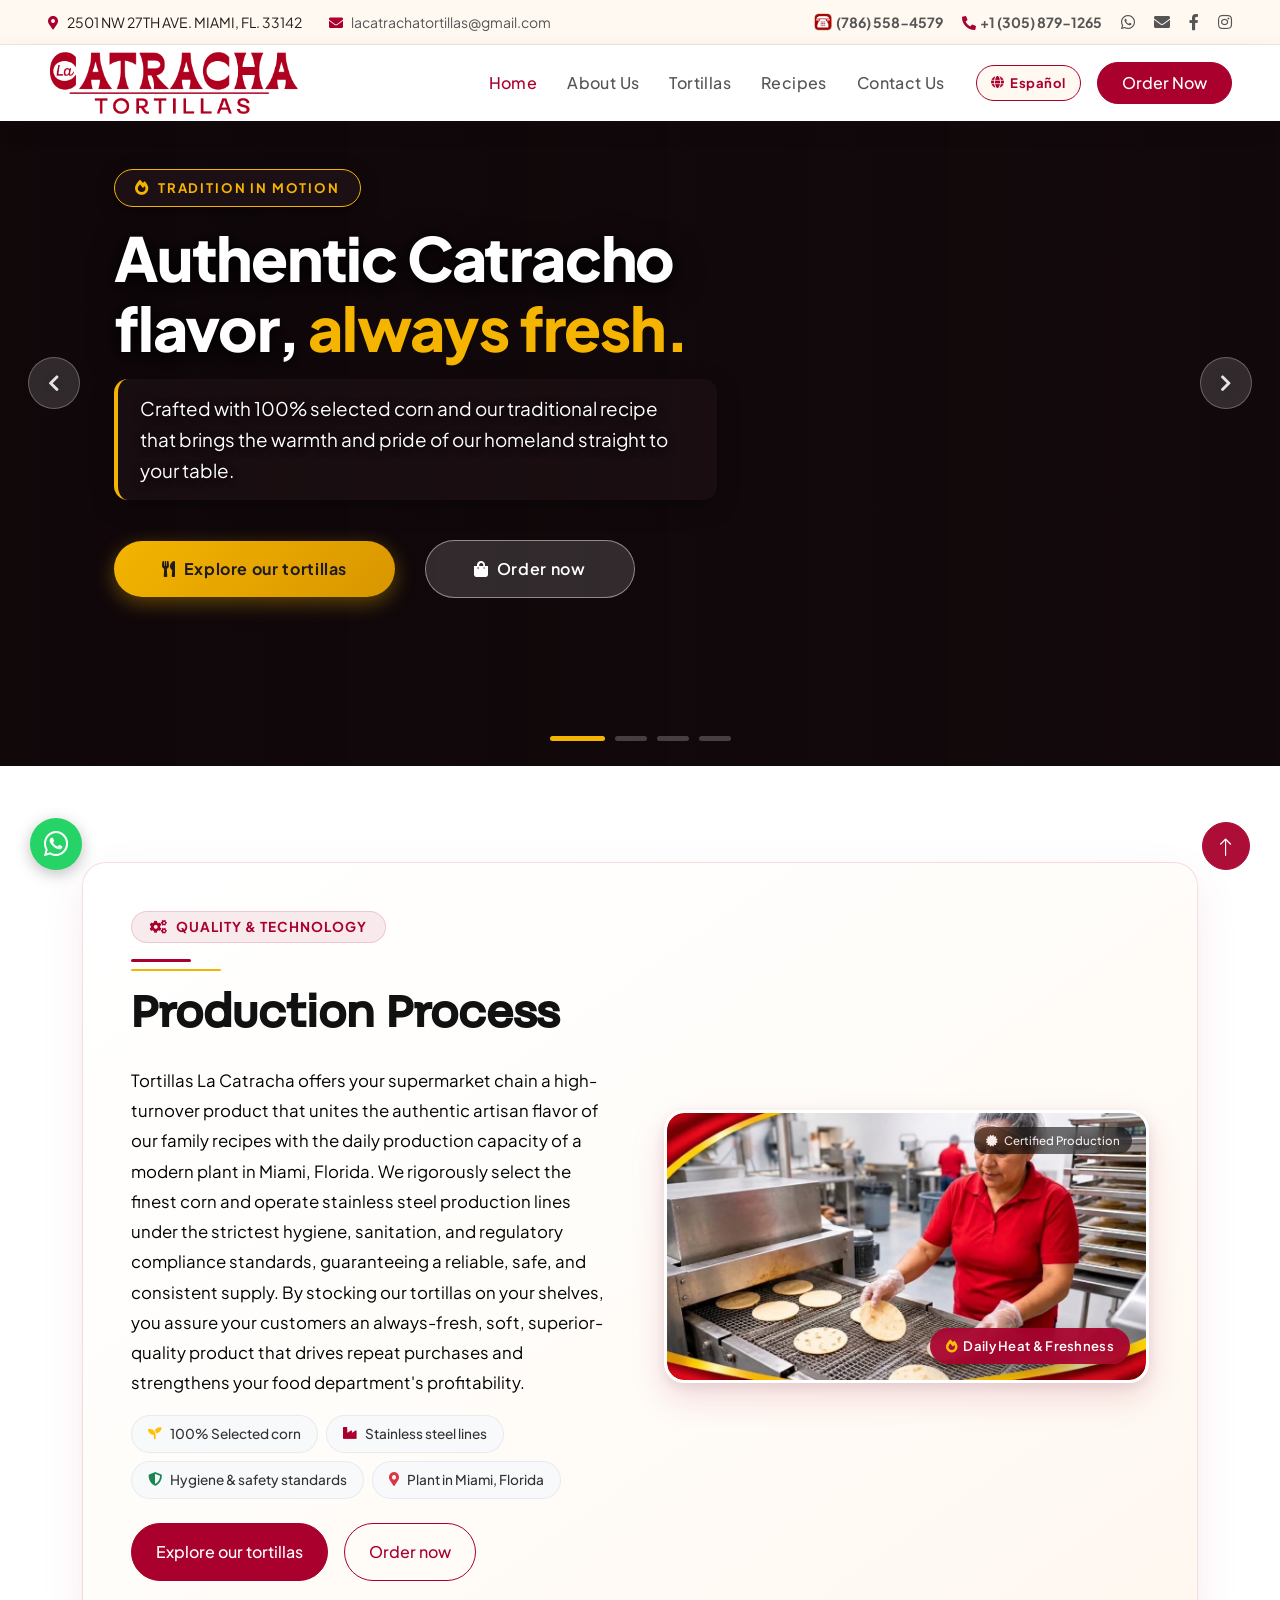
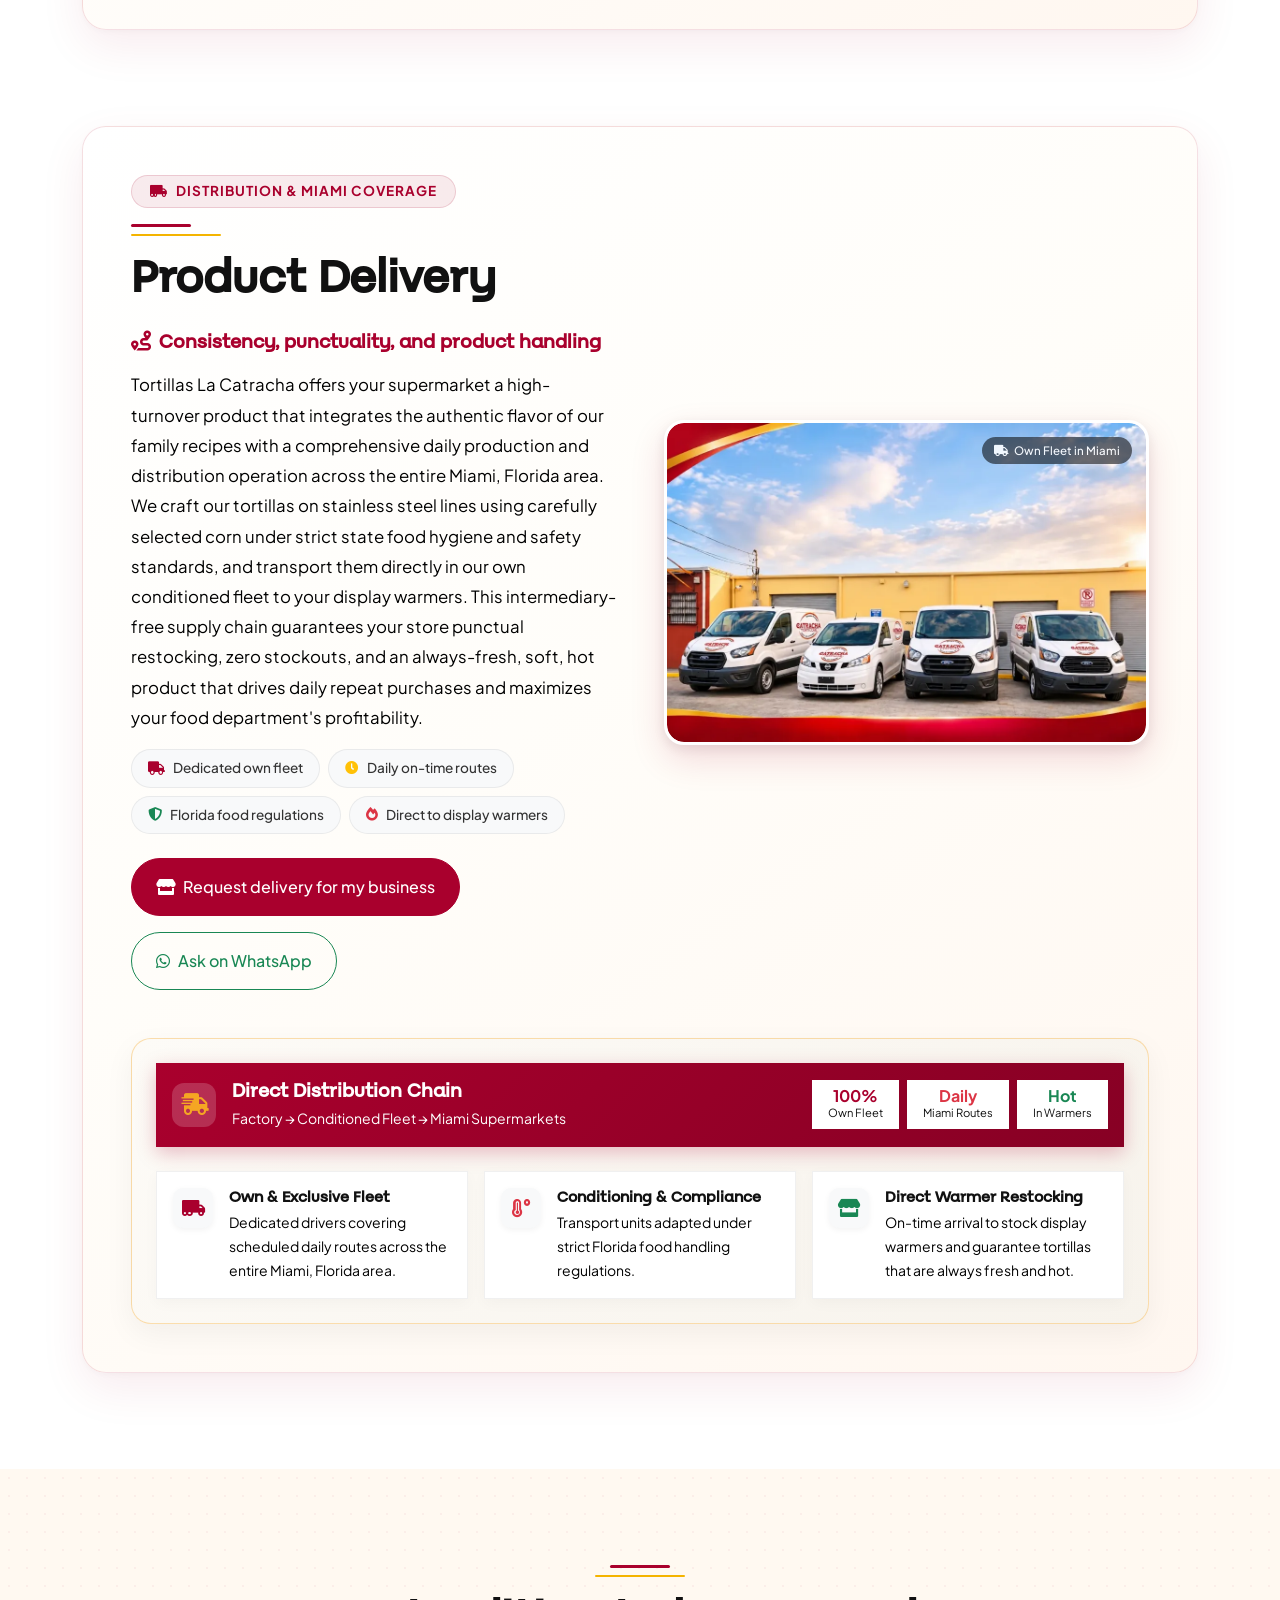
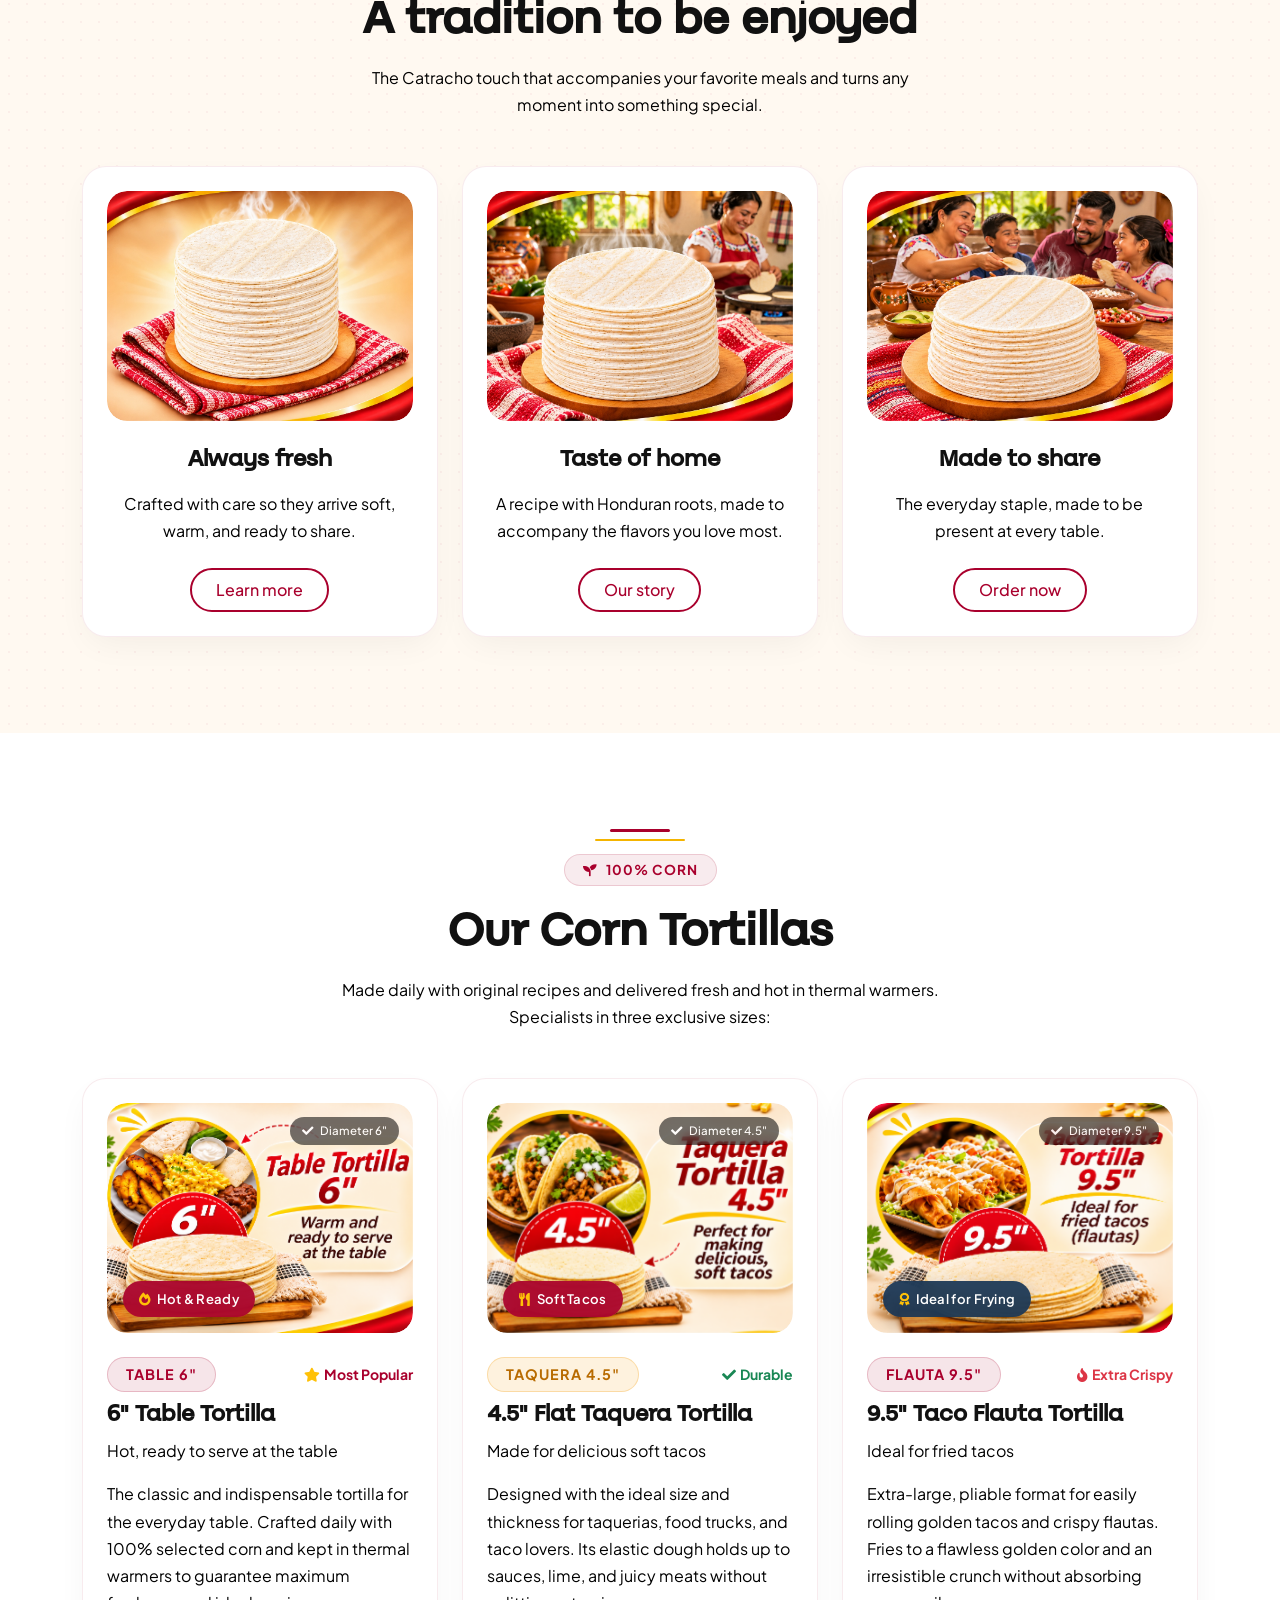
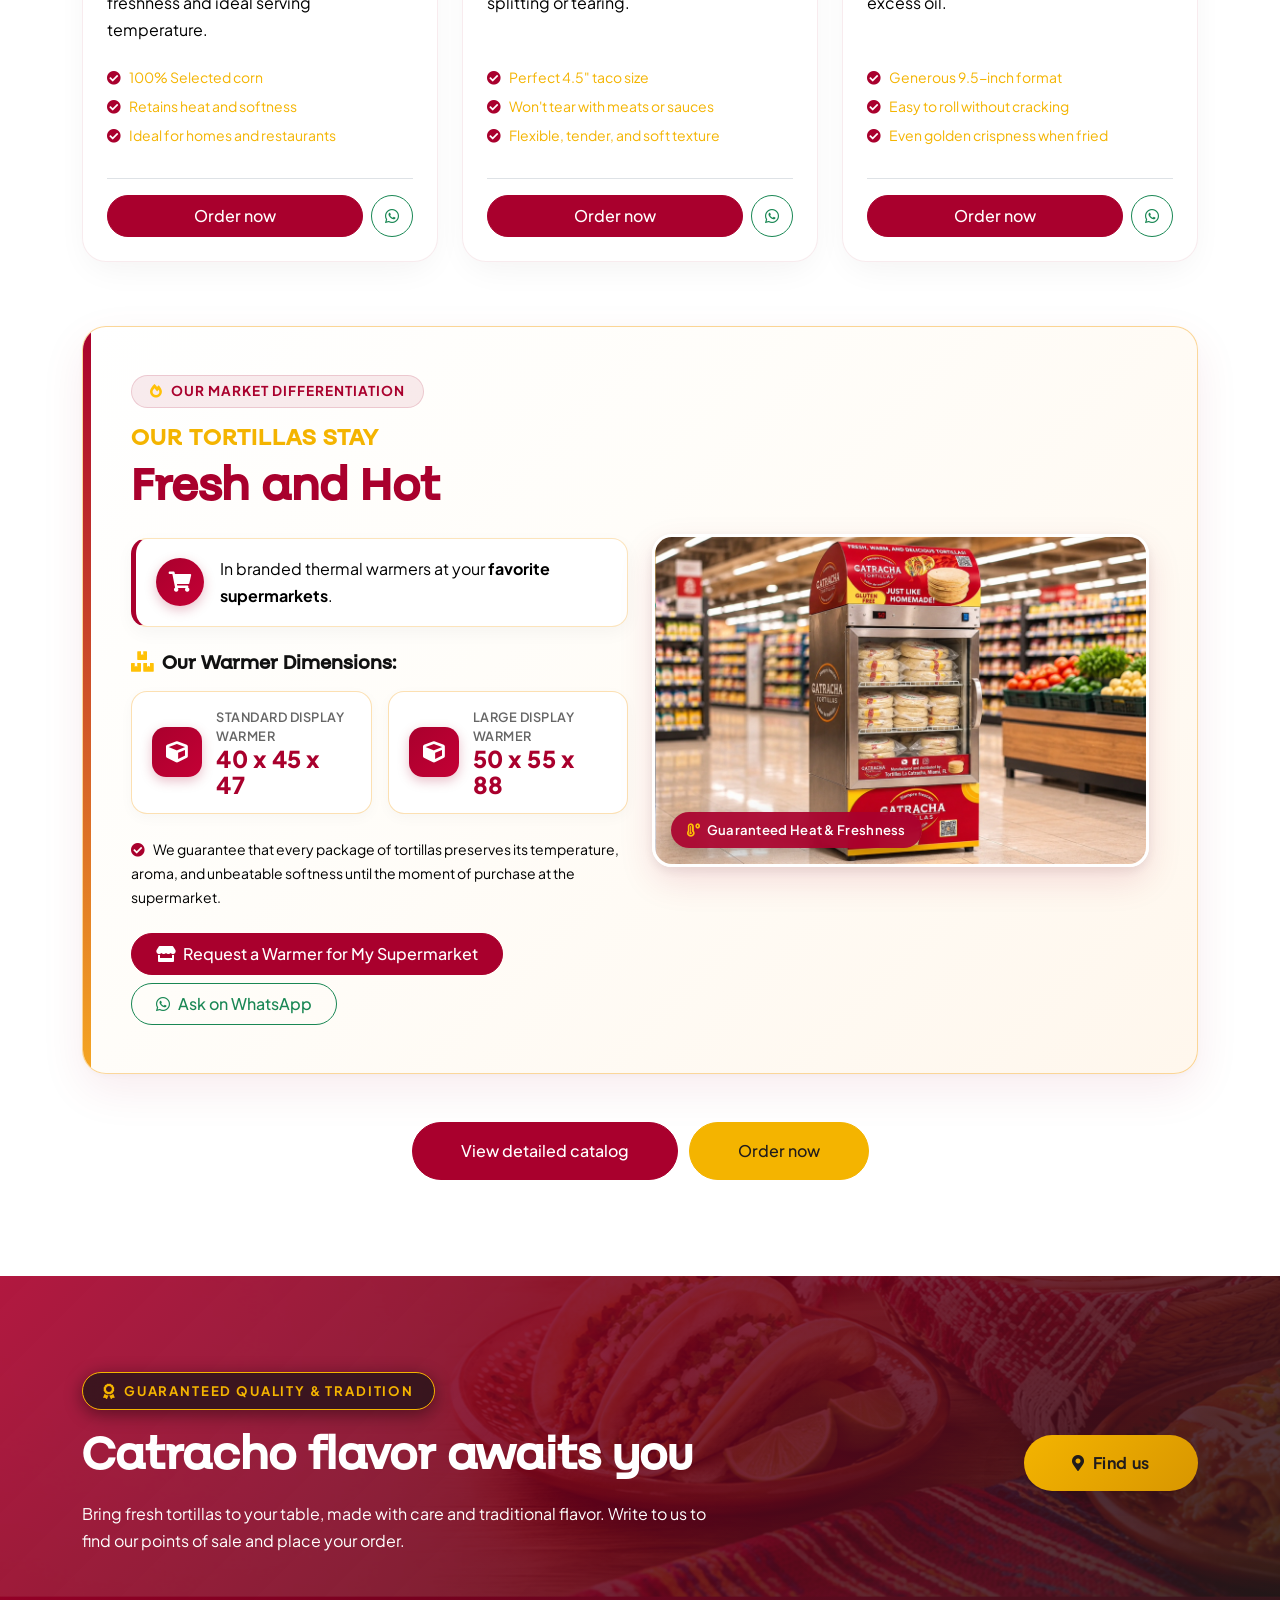
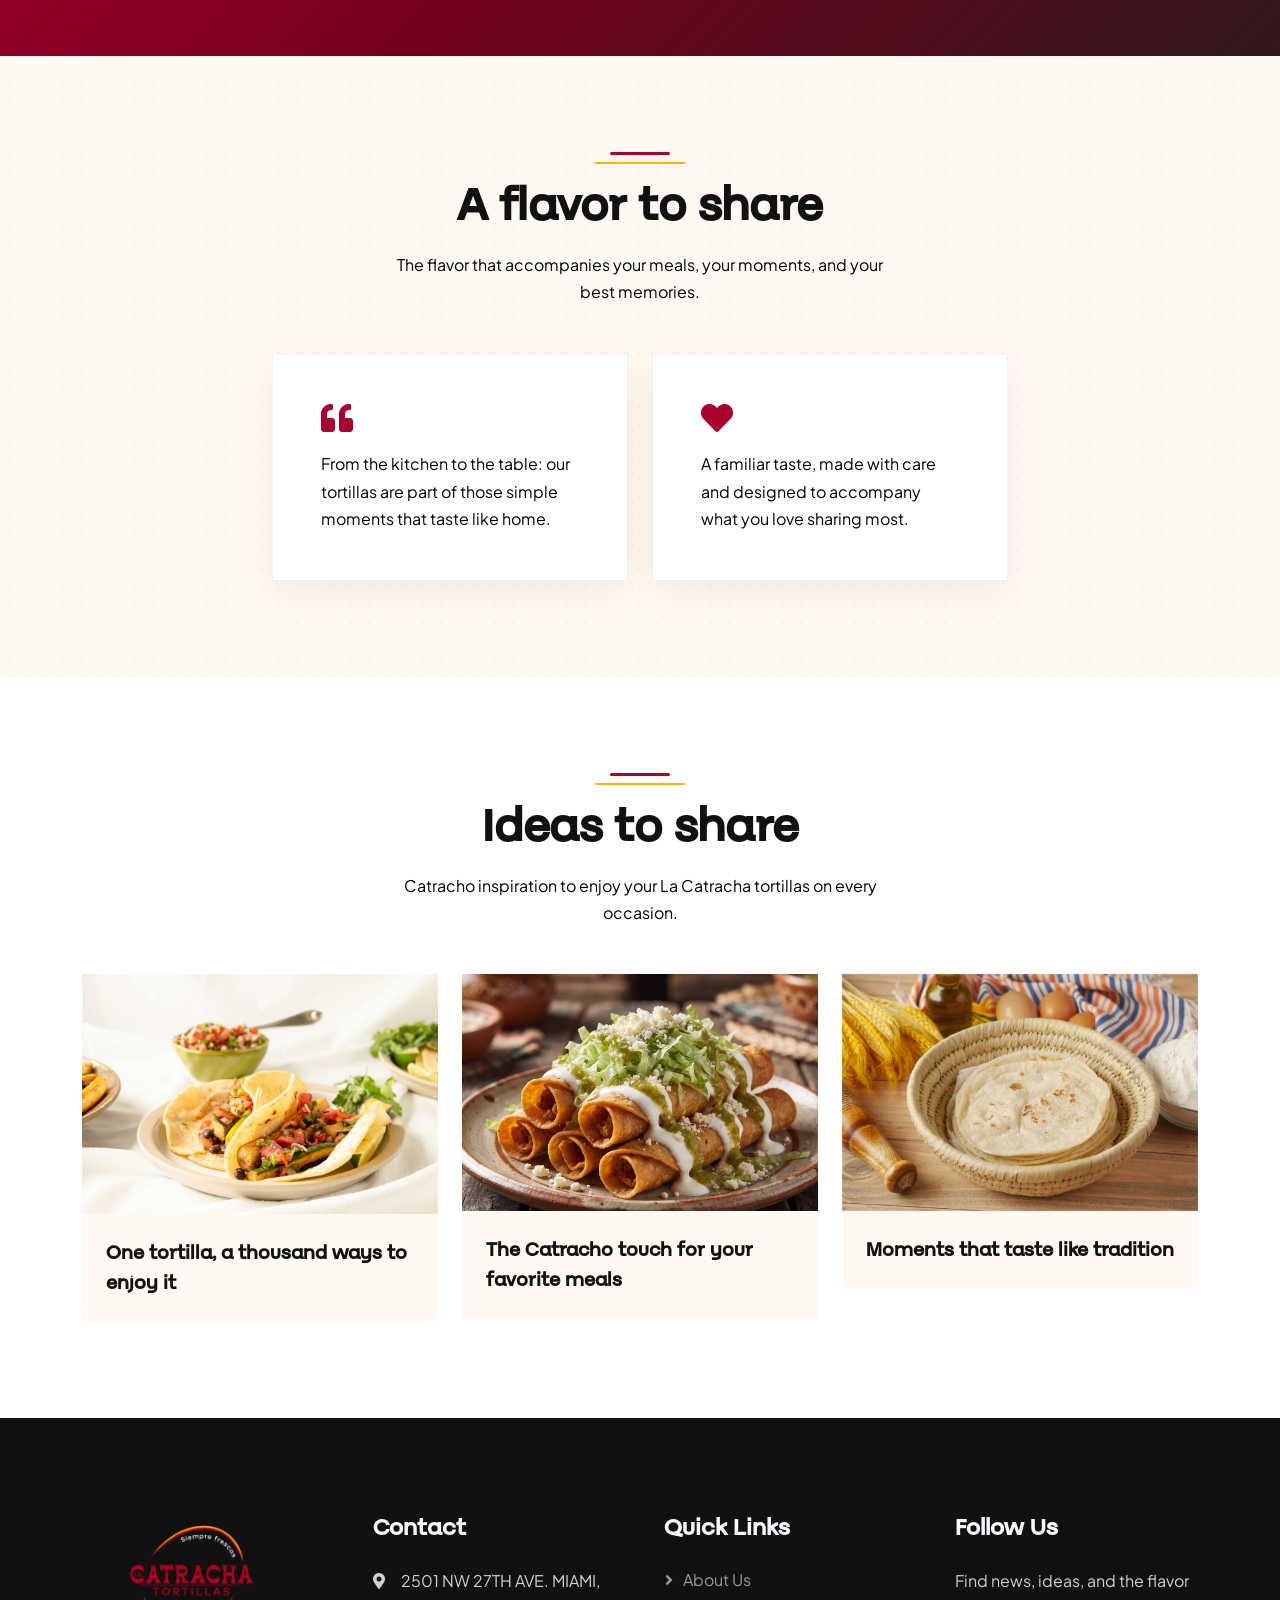
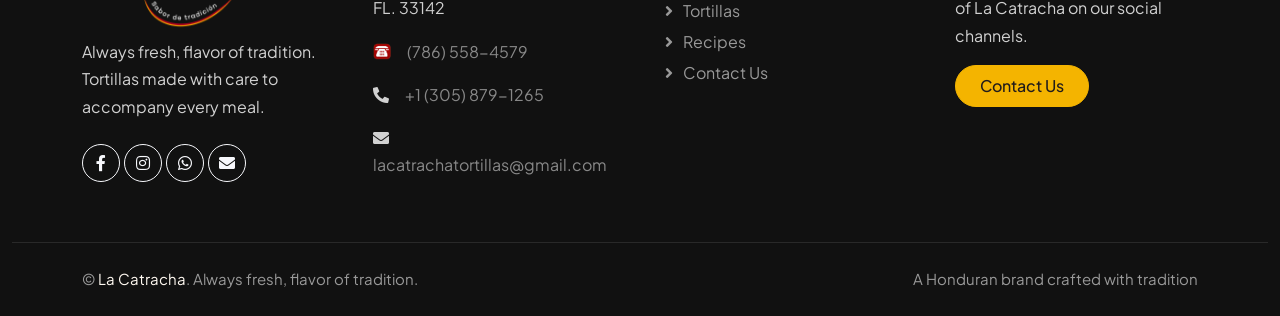
<file: en/index.html>
<!DOCTYPE html>
<html lang="en">

<head>
    <meta charset="utf-8">
    <title>La Catracha | Always Fresh Tortillas, Flavor of Tradition</title>
    <meta content="width=device-width, initial-scale=1.0" name="viewport">
    <meta name="theme-color" content="#A9002D">
    <meta name="description" content="La Catracha: 100% fresh corn tortillas in Miami, Florida. Authentic traditional Honduran flavor, delivered daily in thermal warmers for supermarkets, restaurants, and homes.">
    <meta name="keywords" content="La Catracha, corn tortillas, Honduran tortillas, fresh tortillas Miami, wholesale tortillas Florida, thermal warmers tortillas">
    <meta name="author" content="Tortillas La Catracha">
    <meta name="robots" content="index, follow">
    <meta name="geo.region" content="US-FL">
    <meta name="geo.placename" content="Miami, Florida">
    <link rel="alternate" hreflang="en" href="index.html">
    <link rel="alternate" hreflang="es" href="../index.html">
    <link rel="alternate" hreflang="x-default" href="../index.html">

    <!-- Open Graph / Social SEO -->
    <meta property="og:type" content="website">
    <meta property="og:locale" content="en_US">
    <meta property="og:locale:alternate" content="es_ES">
    <meta property="og:site_name" content="La Catracha Tortillas">
    <meta property="og:title" content="La Catracha | Always Fresh Tortillas, Flavor of Tradition">
    <meta property="og:description" content="100% selected corn tortillas crafted daily in Miami, Florida. Guaranteed freshness and warmth for your table and business.">
    <meta property="og:image" content="../identidad/flex01.jpg">
    <meta property="og:image:alt" content="La Catracha tortillas hot and freshly made">

    <!-- Twitter Card -->
    <meta name="twitter:card" content="summary_large_image">
    <meta name="twitter:title" content="La Catracha | Always Fresh Tortillas, Flavor of Tradition">
    <meta name="twitter:description" content="100% selected corn tortillas crafted daily in Miami, Florida. Guaranteed freshness and warmth.">
    <meta name="twitter:image" content="../identidad/flex01.jpg">
    <meta name="twitter:image:alt" content="La Catracha tortillas hot and freshly made">

    <link rel="icon" type="image/png" href="../identidad/La%20Catracha%20-%20Emblem%20(Burgundy%20and%20black).png">

    <!-- Schema.org Structured Data -->
    <script type="application/ld+json">
    {
      "@context": "https://schema.org",
      "@type": "FoodEstablishment",
      "name": "Tortillas La Catracha",
      "description": "Daily manufacturer and distributor of 100% traditional corn tortillas in Miami, Florida.",
      "image": "../identidad/flex01.jpg",
      "logo": "../img/logo.png",
      "telephone": "+1-305-879-1265",
      "email": "lacatrachatortillas@gmail.com",
      "servesCuisine": "Honduran, Latin American, Corn Tortillas",
      "address": {
        "@type": "PostalAddress",
        "streetAddress": "2501 NW 27TH AVE",
        "addressLocality": "Miami",
        "addressRegion": "FL",
        "postalCode": "33142",
        "addressCountry": "US"
      },
      "sameAs": [
        "https://www.facebook.com/tortillaslacatrachaoficial",
        "https://www.instagram.com/tortillaslacatrachaoficial"
      ]
    }
    </script>

    <!-- Tipografías locales de La Catracha -->
    <link rel="preload" href="../identidad/Primary%20brand%20typography%20-%20Batica%20Sans/BaticaSans-Regular.otf" as="font" type="font/otf" crossorigin>
    <link rel="preload" href="../identidad/Secondary%20brand%20Typography%20-%20Sapiens%20Sans/Hemphill%20Type%20-%20Sapiens%20Regular.otf" as="font" type="font/otf" crossorigin>

    <!-- Google Fonts: Plus Jakarta Sans -->
    <link rel="preconnect" href="https://fonts.googleapis.com">
    <link rel="preconnect" href="https://fonts.gstatic.com" crossorigin>
    <link href="https://fonts.googleapis.com/css2?family=Plus+Jakarta+Sans:ital,wght@0,300;0,400;0,500;0,600;0,700;0,800;1,400;1,600;1,700&display=swap" rel="stylesheet">

    <!-- Icon Font Stylesheet -->
    <link href="https://cdnjs.cloudflare.com/ajax/libs/font-awesome/5.10.0/css/all.min.css" rel="stylesheet">
    <link href="https://cdn.jsdelivr.net/npm/bootstrap-icons@1.4.1/font/bootstrap-icons.css" rel="stylesheet">

    <!-- Libraries Stylesheet -->
    <link href="../lib/animate/animate.min.css" rel="stylesheet">
    <link href="../lib/owlcarousel/assets/owl.carousel.min.css" rel="stylesheet">

    <!-- Customized Bootstrap Stylesheet -->
    <link href="../css/bootstrap.min.css" rel="stylesheet">

    <!-- Template Stylesheet -->
    <link href="../css/style.css" rel="stylesheet">
</head>

<body>
    <!-- Spinner Start -->
    <div id="spinner" class="show bg-white position-fixed translate-middle w-100 vh-100 top-50 start-50 d-flex align-items-center justify-content-center">
        <div class="spinner-border text-primary" role="status"></div>
    </div>
    <!-- Spinner End -->


    <!-- Navbar Start -->
    <div class="container-fluid fixed-top px-0 wow fadeIn" data-wow-delay="0.1s">
        <div class="top-bar row gx-0 align-items-center d-none d-lg-flex">
            <div class="col-lg-6 px-4 px-xl-5 text-start">
                <small><i class="fa fa-map-marker-alt me-2 text-primary"></i>2501 NW 27TH AVE. MIAMI, FL. 33142</small>
                <small class="ms-3 ms-xl-4"><i class="fa fa-envelope me-2 text-primary"></i><a class="text-body text-decoration-none" href="mailto:lacatrachatortillas@gmail.com">lacatrachatortillas@gmail.com</a></small>
            </div>
            <div class="col-lg-6 px-4 px-xl-5 text-end">
                <small><img src="../img/icon-telefono-fijo.png" alt="Landline phone" class="icon-telefono-fijo me-1"><a class="text-body text-decoration-none fw-bold" href="tel:+17865584579">(786) 558-4579</a></small>
                <small class="ms-3"><i class="fa fa-phone-alt me-1 text-primary"></i><a class="text-body text-decoration-none fw-bold" href="tel:+13058791265">+1 (305) 879-1265</a></small>
                <a class="text-body ms-3" href="https://wa.me/13058791265" target="_blank" rel="noopener noreferrer" aria-label="WhatsApp"><i class="fab fa-whatsapp"></i></a>
                <a class="text-body ms-3" href="mailto:lacatrachatortillas@gmail.com" aria-label="Email"><i class="fa fa-envelope"></i></a>
                <a class="text-body ms-3" href="https://www.facebook.com/tortillaslacatrachaoficial" target="_blank" rel="noopener noreferrer" aria-label="Facebook"><i class="fab fa-facebook-f"></i></a>
                <a class="text-body ms-3" href="https://www.instagram.com/tortillaslacatrachaoficial" target="_blank" rel="noopener noreferrer" aria-label="Instagram"><i class="fab fa-instagram"></i></a>
            </div>
        </div>

        <nav class="navbar navbar-expand-lg navbar-light py-lg-0 px-lg-5 wow fadeIn" data-wow-delay="0.1s">
            <a href="index.html" class="navbar-brand ms-4 ms-lg-0" aria-label="La Catracha, home">
                <img src="../img/logo.png" alt="La Catracha Tortillas">
            </a>
            <div class="d-flex align-items-center ms-auto d-lg-none">
                <a class="btn-lang-switch me-2" href="../index.html" aria-label="Cambiar idioma a Español" title="Ver en Español">
                    <i class="fa fa-globe"></i><span>ES</span>
                </a>
                <button type="button" class="navbar-toggler me-4" data-bs-toggle="collapse" data-bs-target="#navbarCollapse">
                    <span class="navbar-toggler-icon"></span>
                </button>
            </div>
            <div class="collapse navbar-collapse" id="navbarCollapse">
                <div class="navbar-nav ms-auto p-4 p-lg-0">
                    <a href="index.html" class="nav-item nav-link active">Home</a>
                    <a href="about.html" class="nav-item nav-link">About Us</a>
                    <a href="product.html" class="nav-item nav-link">Tortillas</a>
                    <a href="recetas.html" class="nav-item nav-link">Recipes</a>
                    <a href="contact.html" class="nav-item nav-link">Contact Us</a>
                </div>
                <div class="d-none d-lg-flex align-items-center ms-2">
                    <a class="btn-lang-switch ms-2" href="../index.html" aria-label="Cambiar idioma a Español" title="Ver en Español">
                        <i class="fa fa-globe"></i><span>Español</span>
                    </a>
                    <a class="btn btn-primary rounded-pill px-4 py-2 ms-3" href="contact.html">Order Now</a>
                </div>
            </div>
        </nav>
    </div>
    <!-- Navbar End -->


    <!-- Carousel Start -->
    <div class="container-fluid p-0 mb-5 wow fadeIn" data-wow-delay="0.1s">
        <div id="header-carousel" class="carousel slide" data-bs-ride="carousel">
            <div class="carousel-indicators">
                <button type="button" data-bs-target="#header-carousel" data-bs-slide-to="0" class="active" aria-current="true" aria-label="Slide 1"></button>
                <button type="button" data-bs-target="#header-carousel" data-bs-slide-to="1" aria-label="Slide 2"></button>
                <button type="button" data-bs-target="#header-carousel" data-bs-slide-to="2" aria-label="Slide 3"></button>
                <button type="button" data-bs-target="#header-carousel" data-bs-slide-to="3" aria-label="Slide 4"></button>
            </div>

            <div class="carousel-inner">
                <!-- Slide 1: Traditional Production Video -->
                <div class="carousel-item active" data-bs-interval="10000">
                    <video class="w-100" autoplay muted loop playsinline preload="auto">
                        <source src="../identidad/vid01.mp4" type="video/mp4">
                        Your browser does not support HTML5 video.
                    </video>
                    <div class="carousel-caption">
                        <div class="container">
                            <div class="row justify-content-start">
                                <div class="col-lg-8 col-xl-7">
                                    <div class="hero-badge-tag mb-3">
                                        <i class="fa fa-fire-alt"></i> Tradition in Motion
                                    </div>
                                    <h1 class="hero-title mb-3 animated slideInDown">Authentic Catracho flavor, <span class="highlight-gold">always fresh.</span></h1>
                                    <p class="hero-desc animated fadeInUp">Crafted with 100% selected corn and our traditional recipe that brings the warmth and pride of our homeland straight to your table.</p>
                                    <div class="hero-actions pt-2">
                                        <a href="product.html" class="btn btn-prixima-gold rounded-pill py-sm-3 px-sm-5 me-sm-3"><i class="fa fa-utensils me-2"></i>Explore our tortillas</a>
                                        <a href="contact.html" class="btn btn-prixima-outline-white rounded-pill py-sm-3 px-sm-5 mt-3 mt-sm-0"><i class="fa fa-shopping-bag me-2"></i>Order now</a>
                                    </div>
                                </div>
                            </div>
                        </div>
                    </div>
                </div>

                <!-- Slide 2: Hot and Freshly Made Tortillas -->
                <div class="carousel-item">
                    <img class="w-100" src="../identidad/flex01.jpg" alt="La Catracha tortillas hot and freshly made">
                    <div class="carousel-caption">
                        <div class="container">
                            <div class="row justify-content-start">
                                <div class="col-lg-8 col-xl-7">
                                    <div class="hero-badge-tag mb-3">
                                        <i class="fa fa-check-circle"></i> Hot & Freshly Made
                                    </div>
                                    <h1 class="hero-title mb-3 animated slideInDown">The taste of home, <span class="highlight-gold">made into a tortilla.</span></h1>
                                    <p class="hero-desc animated fadeInUp">Our thermal packaging technology preserves the warmth and soft texture fresh off the griddle to share with your family.</p>
                                    <div class="hero-actions pt-2">
                                        <a href="product.html" class="btn btn-prixima-gold rounded-pill py-sm-3 px-sm-5 me-sm-3"><i class="fa fa-utensils me-2"></i>Explore our tortillas</a>
                                        <a href="contact.html" class="btn btn-prixima-outline-white rounded-pill py-sm-3 px-sm-5 mt-3 mt-sm-0"><i class="fa fa-shopping-bag me-2"></i>Order now</a>
                                    </div>
                                </div>
                            </div>
                        </div>
                    </div>
                </div>

                <!-- Slide 3: Traditional Dishes -->
                <div class="carousel-item">
                    <img class="w-100" src="../img/carousel-platillos.jpg" alt="Traditional dishes with La Catracha tortillas">
                    <div class="carousel-caption">
                        <div class="container">
                            <div class="row justify-content-start">
                                <div class="col-lg-8 col-xl-7">
                                    <div class="hero-badge-tag mb-3">
                                        <i class="fa fa-heart"></i> Crafted with Honduran Pride
                                    </div>
                                    <h1 class="hero-title mb-3 animated slideInDown">Tradition shared <span class="highlight-gold">at every table.</span></h1>
                                    <p class="hero-desc animated fadeInUp">The essential accompaniment for your baleadas, grilled meats, and traditional dishes with the authentic flavor of our homeland.</p>
                                    <div class="hero-actions pt-2">
                                        <a href="recetas.html" class="btn btn-prixima-gold rounded-pill py-sm-3 px-sm-5 me-sm-3"><i class="fa fa-book-open me-2"></i>Discover our recipes</a>
                                        <a href="contact.html" class="btn btn-prixima-outline-white rounded-pill py-sm-3 px-sm-5 mt-3 mt-sm-0"><i class="fa fa-shopping-bag me-2"></i>Order now</a>
                                    </div>
                                </div>
                            </div>
                        </div>
                    </div>
                </div>

                <!-- Slide 4: Quality & Ideal Temperature -->
                <div class="carousel-item">
                    <img class="w-100" src="../img/carousel-3.jpg" alt="Our tortillas stay fresh and hot">
                    <div class="carousel-caption">
                        <div class="container">
                            <div class="row justify-content-start">
                                <div class="col-lg-8 col-xl-7">
                                    <div class="hero-badge-tag mb-3">
                                        <i class="fa fa-temperature-high"></i> Quality & Ideal Temperature
                                    </div>
                                    <h1 class="hero-title mb-3 animated slideInDown">Our tortillas stay <span class="highlight-gold">fresh and hot.</span></h1>
                                    <p class="hero-desc animated fadeInUp">Designed for restaurants, supermarkets, and homes that demand unbeatable freshness, durability, and perfect flexibility.</p>
                                    <div class="hero-actions pt-2">
                                        <a href="product.html" class="btn btn-prixima-gold rounded-pill py-sm-3 px-sm-5 me-sm-3"><i class="fa fa-utensils me-2"></i>Explore our tortillas</a>
                                        <a href="contact.html" class="btn btn-prixima-outline-white rounded-pill py-sm-3 px-sm-5 mt-3 mt-sm-0"><i class="fa fa-shopping-bag me-2"></i>Order now</a>
                                    </div>
                                </div>
                            </div>
                        </div>
                    </div>
                </div>
            </div>

            <button class="carousel-control-prev" type="button" data-bs-target="#header-carousel" data-bs-slide="prev" aria-label="Previous">
                <i class="fa fa-chevron-left"></i>
            </button>
            <button class="carousel-control-next" type="button" data-bs-target="#header-carousel" data-bs-slide="next" aria-label="Next">
                <i class="fa fa-chevron-right"></i>
            </button>
        </div>
    </div>
    <!-- Carousel End -->


    <!-- Production Process Start -->
    <div class="container-xxl py-5" id="proceso-produccion">
        <div class="container">
            <div class="proceso-showcase-card card-3d p-4 p-md-5 wow fadeInUp" data-wow-delay="0.1s">
                <div class="row g-5 align-items-center">
                    <div class="col-lg-6 order-2 order-lg-1 wow fadeIn" data-wow-delay="0.2s">
                        <div class="d-inline-flex align-items-center mb-3">
                            <span class="eyebrow-pill"><i class="fa fa-cogs me-2"></i>Quality & Technology</span>
                        </div>
                        <div class="section-header text-start mb-4">
                            <h2 class="display-5 mb-0 text-dark" style="color: #000000;">Production Process</h2>
                        </div>
                        <p class="text-dark mb-3" style="line-height: 1.8; font-size: 1.05rem; color: #000000;">
                            Tortillas La Catracha offers your supermarket chain a high-turnover product that unites the authentic artisan flavor of our family recipes with the daily production capacity of a modern plant in Miami, Florida. We rigorously select the finest corn and operate stainless steel production lines under the strictest hygiene, sanitation, and regulatory compliance standards, guaranteeing a reliable, safe, and consistent supply. By stocking our tortillas on your shelves, you assure your customers an always-fresh, soft, superior-quality product that drives repeat purchases and strengthens your food department's profitability.
                        </p>

                        <div class="mv-highlights mb-4">
                            <div class="mv-highlight-chip">
                                <i class="fa fa-seedling text-warning me-2"></i>
                                <span>100% Selected corn</span>
                            </div>
                            <div class="mv-highlight-chip">
                                <i class="fa fa-industry text-primary me-2"></i>
                                <span>Stainless steel lines</span>
                            </div>
                            <div class="mv-highlight-chip">
                                <i class="fa fa-shield-alt text-success me-2"></i>
                                <span>Hygiene & safety standards</span>
                            </div>
                            <div class="mv-highlight-chip">
                                <i class="fa fa-map-marker-alt text-danger me-2"></i>
                                <span>Plant in Miami, Florida</span>
                            </div>
                        </div>
                        <div class="d-flex flex-wrap gap-3">
                            <a class="btn btn-primary rounded-pill py-3 px-4" href="product.html">Explore our tortillas</a>
                            <a class="btn btn-outline-primary rounded-pill py-3 px-4" href="contact.html">Order now</a>
                        </div>
                    </div>
                    <div class="col-lg-6 order-1 order-lg-2 wow fadeIn" data-wow-delay="0.4s">
                        <div class="proceso-img-wrapper position-relative">
                            <img class="img-fluid w-100" src="../img/proceso-produccion.jpg" alt="Tortillas La Catracha Production Process - Daily manufacturing with modern technology" loading="lazy">
                            <div class="img-3d-badge pulse-hot" style="left: auto; right: 16px;">
                                <i class="fa fa-fire-alt me-1 text-warning"></i> Daily Heat & Freshness
                            </div>
                            <span class="slot-marker-tag"><i class="fa fa-certificate me-1"></i> Certified Production</span>
                        </div>
                    </div>
                </div>
            </div>
        </div>
    </div>
    <!-- Production Process End -->


    <!-- Product Delivery Start -->
    <div class="container-xxl py-5" id="reparto-productos">
        <div class="container">
            <div class="reparto-showcase-card card-3d p-4 p-md-5 wow fadeInUp" data-wow-delay="0.1s">
                <div class="row g-5 align-items-center">
                    <div class="col-lg-6 wow fadeIn" data-wow-delay="0.2s">
                        <div class="d-inline-flex align-items-center mb-3">
                            <span class="eyebrow-pill"><i class="fa fa-truck-moving me-2"></i>Distribution & Miami Coverage</span>
                        </div>
                        <div class="section-header text-start mb-4">
                            <h2 class="display-5 mb-0 text-dark" style="color: #000000;">Product Delivery</h2>
                        </div>
                        <h3 class="h5 text-primary fw-bold mb-3"><i class="fa fa-route me-2"></i>Consistency, punctuality, and product handling</h3>
                        <p class="text-dark mb-3" style="line-height: 1.8; font-size: 1.05rem; color: #000000;">
                            Tortillas La Catracha offers your supermarket a high-turnover product that integrates the authentic flavor of our family recipes with a comprehensive daily production and distribution operation across the entire Miami, Florida area. We craft our tortillas on stainless steel lines using carefully selected corn under strict state food hygiene and safety standards, and transport them directly in our own conditioned fleet to your display warmers. This intermediary-free supply chain guarantees your store punctual restocking, zero stockouts, and an always-fresh, soft, hot product that drives daily repeat purchases and maximizes your food department's profitability.
                        </p>

                        <div class="mv-highlights mb-4">
                            <div class="mv-highlight-chip">
                                <i class="fa fa-truck text-primary me-2"></i>
                                <span>Dedicated own fleet</span>
                            </div>
                            <div class="mv-highlight-chip">
                                <i class="fa fa-clock text-warning me-2"></i>
                                <span>Daily on-time routes</span>
                            </div>
                            <div class="mv-highlight-chip">
                                <i class="fa fa-shield-alt text-success me-2"></i>
                                <span>Florida food regulations</span>
                            </div>
                            <div class="mv-highlight-chip">
                                <i class="fa fa-fire-alt text-danger me-2"></i>
                                <span>Direct to display warmers</span>
                            </div>
                        </div>
                        <div class="d-flex flex-wrap gap-3">
                            <a class="btn btn-primary rounded-pill py-3 px-4" href="contact.html"><i class="fa fa-store me-2"></i>Request delivery for my business</a>
                            <a class="btn btn-outline-success rounded-pill py-3 px-4" href="https://wa.me/13058791265?text=Hello%20La%20Catracha,%20I%20would%20like%20information%20about%20daily%20delivery%20for%20my%20business" target="_blank" rel="noopener noreferrer"><i class="fab fa-whatsapp me-2"></i>Ask on WhatsApp</a>
                        </div>
                    </div>

                    <div class="col-lg-6 wow fadeIn" data-wow-delay="0.4s">
                        <div class="reparto-img-wrapper position-relative">
                            <img class="img-fluid w-100" src="../img/reparto-flotilla.webp" alt="Tortillas La Catracha own delivery fleet in Miami, Florida" loading="lazy">
                            <span class="slot-marker-tag"><i class="fa fa-truck me-1"></i> Own Fleet in Miami</span>
                        </div>
                    </div>
                </div>

                <!-- Operational Distribution Hub -->
                <div class="reparto-visual-hub p-4 mt-5 wow fadeIn" data-wow-delay="0.3s">
                    <div class="reparto-banner-header mb-4 p-3 rounded-4">
                        <div class="d-flex flex-wrap align-items-center justify-content-between gap-3">
                            <div class="d-flex align-items-center">
                                <div class="reparto-banner-icon me-3">
                                    <i class="fa fa-shipping-fast"></i>
                                </div>
                                <div>
                                    <h5 class="mb-1 text-white fw-bold">Direct Distribution Chain</h5>
                                    <p class="mb-0 text-white-50 small">Factory &rarr; Conditioned Fleet &rarr; Miami Supermarkets</p>
                                </div>
                            </div>
                            <div class="d-flex flex-wrap gap-2">
                                <div class="px-3 py-2 rounded-3 bg-white text-center">
                                    <div class="fw-bold text-primary fs-6 lh-1">100%</div>
                                    <div class="text-dark small fw-semibold" style="font-size: 0.7rem;">Own Fleet</div>
                                </div>
                                <div class="px-3 py-2 rounded-3 bg-white text-center">
                                    <div class="fw-bold text-danger fs-6 lh-1">Daily</div>
                                    <div class="text-dark small fw-semibold" style="font-size: 0.7rem;">Miami Routes</div>
                                </div>
                                <div class="px-3 py-2 rounded-3 bg-white text-center">
                                    <div class="fw-bold text-success fs-6 lh-1">Hot</div>
                                    <div class="text-dark small fw-semibold" style="font-size: 0.7rem;">In Warmers</div>
                                </div>
                            </div>
                        </div>
                    </div>

                    <div class="row g-3">
                        <div class="col-lg-4">
                            <div class="reparto-pillar-card p-3 rounded-4 d-flex align-items-start h-100">
                                <div class="reparto-pillar-icon me-3">
                                    <i class="fa fa-truck-moving text-primary"></i>
                                </div>
                                <div>
                                    <h6 class="fw-bold text-dark mb-1">Own & Exclusive Fleet</h6>
                                    <p class="small mb-0">Dedicated drivers covering scheduled daily routes across the entire Miami, Florida area.</p>
                                </div>
                            </div>
                        </div>

                        <div class="col-lg-4">
                            <div class="reparto-pillar-card p-3 rounded-4 d-flex align-items-start h-100">
                                <div class="reparto-pillar-icon me-3">
                                    <i class="fa fa-temperature-high text-danger"></i>
                                </div>
                                <div>
                                    <h6 class="fw-bold text-dark mb-1">Conditioning & Compliance</h6>
                                    <p class="small mb-0">Transport units adapted under strict Florida food handling regulations.</p>
                                </div>
                            </div>
                        </div>

                        <div class="col-lg-4">
                            <div class="reparto-pillar-card p-3 rounded-4 d-flex align-items-start h-100">
                                <div class="reparto-pillar-icon me-3">
                                    <i class="fa fa-store text-success"></i>
                                </div>
                                <div>
                                    <h6 class="fw-bold text-dark mb-1">Direct Warmer Restocking</h6>
                                    <p class="small mb-0">On-time arrival to stock display warmers and guarantee tortillas that are always fresh and hot.</p>
                                </div>
                            </div>
                        </div>
                    </div>
                </div>
            </div>
        </div>
    </div>
    <!-- Product Delivery End -->


    <!-- Feature Start -->
    <div class="container-fluid bg-light bg-icon my-5 py-6">
        <div class="container">
            <div class="section-header text-center mx-auto mb-5 wow fadeInUp" data-wow-delay="0.1s" style="max-width: 560px;">
                <h1 class="display-5 mb-3">A tradition to be enjoyed</h1>
                <p>The Catracho touch that accompanies your favorite meals and turns any moment into something special.</p>
            </div>
            <div class="row g-4">
                <div class="col-lg-4 col-md-6 wow fadeInUp" data-wow-delay="0.1s">
                    <div class="card-3d bg-white text-center h-100 p-4 d-flex flex-column">
                        <div class="img-3d-frame mb-4">
                            <img src="../img/siempre-frescas.jpg" alt="Always fresh - La Catracha warm and soft corn tortillas" class="img-fluid w-100" loading="lazy">
                        </div>
                        <h4 class="mb-3">Always fresh</h4>
                        <p class="mb-4 flex-grow-1">Crafted with care so they arrive soft, warm, and ready to share.</p>
                        <div class="mt-auto">
                            <a class="btn btn-outline-primary border-2 py-2 px-4 rounded-pill" href="about.html">Learn more</a>
                        </div>
                    </div>
                </div>
                <div class="col-lg-4 col-md-6 wow fadeInUp" data-wow-delay="0.3s">
                    <div class="card-3d bg-white text-center h-100 p-4 d-flex flex-column">
                        <div class="img-3d-frame mb-4">
                            <img src="../img/sabor-de-casa.jpg" alt="Taste of home - Traditional Honduran recipe La Catracha" class="img-fluid w-100" loading="lazy">
                        </div>
                        <h4 class="mb-3">Taste of home</h4>
                        <p class="mb-4 flex-grow-1">A recipe with Honduran roots, made to accompany the flavors you love most.</p>
                        <div class="mt-auto">
                            <a class="btn btn-outline-primary border-2 py-2 px-4 rounded-pill" href="about.html">Our story</a>
                        </div>
                    </div>
                </div>
                <div class="col-lg-4 col-md-6 wow fadeInUp" data-wow-delay="0.5s">
                    <div class="card-3d bg-white text-center h-100 p-4 d-flex flex-column">
                        <div class="img-3d-frame mb-4">
                            <img src="../img/para-compartir.jpg" alt="Made to share - La Catracha tortillas at every family table" class="img-fluid w-100" loading="lazy">
                        </div>
                        <h4 class="mb-3">Made to share</h4>
                        <p class="mb-4 flex-grow-1">The everyday staple, made to be present at every table.</p>
                        <div class="mt-auto">
                            <a class="btn btn-outline-primary border-2 py-2 px-4 rounded-pill" href="contact.html">Order now</a>
                        </div>
                    </div>
                </div>
            </div>
        </div>
    </div>
    <!-- Feature End -->


    <!-- Product Start -->
    <div class="container-xxl py-5" id="productos">
        <div class="container">
            <div class="section-header text-center mx-auto mb-5 wow fadeInUp" data-wow-delay="0.1s" style="max-width: 650px;">
                <span class="eyebrow-pill mb-3"><i class="fa fa-seedling me-2"></i>100% Corn</span>
                <h1 class="display-5 mb-3">Our Corn Tortillas</h1>
                <p class="text-muted">Made daily with original recipes and delivered fresh and hot in thermal warmers. Specialists in three exclusive sizes:</p>
            </div>

            <div class="row g-4 justify-content-center">
                <!-- Product 1: 6" Table Tortilla -->
                <div class="col-lg-4 col-md-6 wow fadeInUp" data-wow-delay="0.1s">
                    <div class="card-3d h-100 d-flex flex-column p-4">
                        <div class="img-3d-frame mb-4">
                            <img src="../img/tortilla-mesa-6-en.png" alt="La Catracha 6-inch Table Tortilla - Hot, ready to serve at the table" class="img-fluid w-100" loading="lazy">
                            <div class="img-3d-badge pulse-hot">
                                <i class="fa fa-fire-alt me-1 text-warning"></i> Hot & Ready
                            </div>
                            <span class="slot-marker-tag"><i class="fa fa-check me-1"></i> Diameter 6"</span>
                        </div>
                        <div class="d-flex align-items-center justify-content-between mb-2">
                            <span class="pillar-badge pillar-badge-mision">Table 6"</span>
                            <span class="text-primary fw-bold small"><i class="fa fa-star text-warning me-1"></i>Most Popular</span>
                        </div>
                        <h3 class="h4 fw-bold text-dark mb-2">6" Table Tortilla</h3>
                        <p class="text-primary fw-semibold mb-3">Hot, ready to serve at the table</p>
                        <p class="text-muted mb-4 flex-grow-1">
                            The classic and indispensable tortilla for the everyday table. Crafted daily with 100% selected corn and kept in thermal warmers to guarantee maximum freshness and ideal serving temperature.
                        </p>
                        <ul class="list-unstyled mb-4 small text-secondary">
                            <li class="mb-2"><i class="fa fa-check-circle text-primary me-2"></i>100% Selected corn</li>
                            <li class="mb-2"><i class="fa fa-check-circle text-primary me-2"></i>Retains heat and softness</li>
                            <li class="mb-2"><i class="fa fa-check-circle text-primary me-2"></i>Ideal for homes and restaurants</li>
                        </ul>
                        <div class="d-flex align-items-center pt-3 border-top mt-auto">
                            <a class="btn btn-primary rounded-pill py-2 px-4 flex-grow-1 text-center" href="contact.html">Order now</a>
                            <a class="btn btn-outline-success rounded-circle ms-2" href="https://wa.me/13058791265?text=Hello%20La%20Catracha,%20I%20would%20like%20to%20order%206%22%20Table%20Tortillas" target="_blank" rel="noopener noreferrer" aria-label="Order via WhatsApp" style="width: 42px; height: 42px; display: inline-flex; align-items: center; justify-content: center;">
                                <i class="fab fa-whatsapp"></i>
                            </a>
                        </div>
                    </div>
                </div>

                <!-- Product 2: 4.5" Flat Taquera Tortilla -->
                <div class="col-lg-4 col-md-6 wow fadeInUp" data-wow-delay="0.2s">
                    <div class="card-3d h-100 d-flex flex-column p-4">
                        <div class="img-3d-frame mb-4">
                            <img src="../img/tortilla-taquera-4-5-en.png" alt="La Catracha 4.5-inch Flat Taquera Tortilla - For making delicious soft tacos" class="img-fluid w-100" loading="lazy">
                            <div class="img-3d-badge">
                                <i class="fa fa-utensils me-1 text-warning"></i> Soft Tacos
                            </div>
                            <span class="slot-marker-tag"><i class="fa fa-check me-1"></i> Diameter 4.5"</span>
                        </div>
                        <div class="d-flex align-items-center justify-content-between mb-2">
                            <span class="pillar-badge pillar-badge-vision">Taquera 4.5"</span>
                            <span class="text-success fw-bold small"><i class="fa fa-check me-1"></i>Durable</span>
                        </div>
                        <h3 class="h4 fw-bold text-dark mb-2">4.5" Flat Taquera Tortilla</h3>
                        <p class="text-primary fw-semibold mb-3">Made for delicious soft tacos</p>
                        <p class="text-muted mb-4 flex-grow-1">
                            Designed with the ideal size and thickness for taquerias, food trucks, and taco lovers. Its elastic dough holds up to sauces, lime, and juicy meats without splitting or tearing.
                        </p>
                        <ul class="list-unstyled mb-4 small text-secondary">
                            <li class="mb-2"><i class="fa fa-check-circle text-primary me-2"></i>Perfect 4.5" taco size</li>
                            <li class="mb-2"><i class="fa fa-check-circle text-primary me-2"></i>Won't tear with meats or sauces</li>
                            <li class="mb-2"><i class="fa fa-check-circle text-primary me-2"></i>Flexible, tender, and soft texture</li>
                        </ul>
                        <div class="d-flex align-items-center pt-3 border-top mt-auto">
                            <a class="btn btn-primary rounded-pill py-2 px-4 flex-grow-1 text-center" href="contact.html">Order now</a>
                            <a class="btn btn-outline-success rounded-circle ms-2" href="https://wa.me/13058791265?text=Hello%20La%20Catracha,%20I%20would%20like%20to%20order%204.5%22%20Flat%20Taquera%20Tortillas" target="_blank" rel="noopener noreferrer" aria-label="Order via WhatsApp" style="width: 42px; height: 42px; display: inline-flex; align-items: center; justify-content: center;">
                                <i class="fab fa-whatsapp"></i>
                            </a>
                        </div>
                    </div>
                </div>

                <!-- Product 3: 9.5" Taco Flauta Tortilla -->
                <div class="col-lg-4 col-md-6 wow fadeInUp" data-wow-delay="0.3s">
                    <div class="card-3d h-100 d-flex flex-column p-4">
                        <div class="img-3d-frame mb-4">
                            <img src="../img/tortilla-flauta-9-5-en.png" alt="La Catracha 9.5-inch Taco Flauta Tortilla - Ideal for fried tacos" class="img-fluid w-100" loading="lazy">
                            <div class="img-3d-badge badge-florida">
                                <i class="fa fa-award me-1 text-warning"></i> Ideal for Frying
                            </div>
                            <span class="slot-marker-tag"><i class="fa fa-check me-1"></i> Diameter 9.5"</span>
                        </div>
                        <div class="d-flex align-items-center justify-content-between mb-2">
                            <span class="pillar-badge pillar-badge-mision">Flauta 9.5"</span>
                            <span class="text-danger fw-bold small"><i class="fa fa-fire me-1"></i>Extra Crispy</span>
                        </div>
                        <h3 class="h4 fw-bold text-dark mb-2">9.5" Taco Flauta Tortilla</h3>
                        <p class="text-primary fw-semibold mb-3">Ideal for fried tacos</p>
                        <p class="text-muted mb-4 flex-grow-1">
                            Extra-large, pliable format for easily rolling golden tacos and crispy flautas. Fries to a flawless golden color and an irresistible crunch without absorbing excess oil.
                        </p>
                        <ul class="list-unstyled mb-4 small text-secondary">
                            <li class="mb-2"><i class="fa fa-check-circle text-primary me-2"></i>Generous 9.5-inch format</li>
                            <li class="mb-2"><i class="fa fa-check-circle text-primary me-2"></i>Easy to roll without cracking</li>
                            <li class="mb-2"><i class="fa fa-check-circle text-primary me-2"></i>Even golden crispness when fried</li>
                        </ul>
                        <div class="d-flex align-items-center pt-3 border-top mt-auto">
                            <a class="btn btn-primary rounded-pill py-2 px-4 flex-grow-1 text-center" href="contact.html">Order now</a>
                            <a class="btn btn-outline-success rounded-circle ms-2" href="https://wa.me/13058791265?text=Hello%20La%20Catracha,%20I%20would%20like%20to%20order%209.5%22%20Taco%20Flauta%20Tortillas" target="_blank" rel="noopener noreferrer" aria-label="Order via WhatsApp" style="width: 42px; height: 42px; display: inline-flex; align-items: center; justify-content: center;">
                                <i class="fab fa-whatsapp"></i>
                            </a>
                        </div>
                    </div>
                </div>
            </div>

            <!-- Market Differentiation: Thermal Warmers in Supermarkets -->
            <div class="row mt-5 pt-3">
                <div class="col-12 wow fadeInUp" data-wow-delay="0.2s">
                    <div class="termo-showcase-card p-4 p-lg-5">
                        <div class="row g-4 align-items-center">
                            <div class="col-lg-6">
                                <span class="eyebrow-pill mb-3">
                                    <i class="fa fa-fire-alt text-warning me-2"></i>Our Market Differentiation
                                </span>
                                <h2 class="h4 text-uppercase text-secondary fw-bold mb-1" style="letter-spacing: 1px;">
                                    Our Tortillas Stay
                                </h2>
                                <h3 class="display-5 fw-bold mb-4" style="color: #A9002D; font-family: var(--font-primary);">
                                    Fresh and Hot
                                </h3>

                                <div class="termo-supermarket-banner mb-4">
                                    <div class="termo-supermarket-icon">
                                        <i class="fa fa-shopping-cart"></i>
                                    </div>
                                    <p class="mb-0 fw-semibold text-dark fs-6">
                                        In branded thermal warmers at your <strong>favorite supermarkets</strong>.
                                    </p>
                                </div>

                                <div class="mb-4">
                                    <h5 class="fw-bold text-dark mb-3">
                                        <i class="fa fa-boxes text-warning me-2"></i>Our Warmer Dimensions:
                                    </h5>
                                    <div class="termo-dimension-grid">
                                        <div class="termo-dimension-card">
                                            <div class="termo-dim-icon">
                                                <i class="fa fa-cube"></i>
                                            </div>
                                            <div>
                                                <div class="termo-dim-label">Standard Display Warmer</div>
                                                <div class="termo-dim-value">40 x 45 x 47</div>
                                            </div>
                                        </div>
                                        <div class="termo-dimension-card">
                                            <div class="termo-dim-icon">
                                                <i class="fa fa-cube"></i>
                                            </div>
                                            <div>
                                                <div class="termo-dim-label">Large Display Warmer</div>
                                                <div class="termo-dim-value">50 x 55 x 88</div>
                                            </div>
                                        </div>
                                    </div>
                                </div>

                                <p class="text-muted small mb-4">
                                    <i class="fa fa-check-circle text-primary me-2"></i>We guarantee that every package of tortillas preserves its temperature, aroma, and unbeatable softness until the moment of purchase at the supermarket.
                                </p>

                                <div class="d-flex flex-wrap gap-2">
                                    <a class="btn btn-primary rounded-pill py-2 px-4" href="contact.html">
                                        <i class="fa fa-store me-2"></i>Request a Warmer for My Supermarket
                                    </a>
                                    <a class="btn btn-outline-success rounded-pill py-2 px-4" href="https://wa.me/13058791265?text=Hello%20La%20Catracha,%20I%20own%20a%20supermarket%20and%20would%20like%20information%20about%20your%20thermal%20warmers" target="_blank" rel="noopener noreferrer">
                                        <i class="fab fa-whatsapp me-2"></i>Ask on WhatsApp
                                    </a>
                                </div>
                            </div>

                            <div class="col-lg-6">
                                <div class="termo-img-wrapper">
                                    <img src="../img/termos-calentadores.jpg" alt="Tortillas La Catracha thermal warmers in supermarkets - Keeping tortillas fresh and hot" class="img-fluid" loading="lazy">
                                    <div class="img-3d-badge pulse-hot">
                                        <i class="fa fa-temperature-high text-warning me-1"></i> Guaranteed Heat & Freshness
                                    </div>
                                </div>
                            </div>
                        </div>
                    </div>
                </div>
            </div>

            <div class="row mt-5">
                <div class="col-12 text-center wow fadeInUp" data-wow-delay="0.4s">
                    <a class="btn btn-primary rounded-pill py-3 px-5 me-2" href="product.html">View detailed catalog</a>
                    <a class="btn btn-secondary rounded-pill py-3 px-5" href="contact.html">Order now</a>
                </div>
            </div>

        </div>
    </div>
    <!-- Product End -->


    <!-- Firm Visit Start (Parallax Showcase Banner) -->
    <div class="container-fluid parallax-banner mt-5 py-6" id="firm-visit">
        <div class="parallax-bg" style="background-image: url('../identidad/flex01.jpg');"></div>
        <div class="parallax-overlay"></div>
        <div class="container position-relative">
            <div class="row g-5 align-items-center">
                <div class="col-md-7 wow fadeIn" data-wow-delay="0.1s">
                    <div class="hero-badge-tag mb-3">
                        <i class="fa fa-award"></i> Guaranteed Quality & Tradition
                    </div>
                    <h1 class="display-5 text-white mb-3">Catracho flavor awaits you</h1>
                    <p class="text-white mb-0 lead-text">Bring fresh tortillas to your table, made with care and traditional flavor. Write to us to find our points of sale and place your order.</p>
                </div>
                <div class="col-md-5 text-md-end wow fadeIn" data-wow-delay="0.5s">
                    <a class="btn btn-prixima-gold rounded-pill py-3 px-5 shadow-lg" href="contact.html"><i class="fa fa-map-marker-alt me-2"></i>Find us</a>
                </div>
            </div>
        </div>
    </div>
    <!-- Firm Visit End -->


    <!-- Testimonial Start -->
    <div class="container-fluid bg-light bg-icon py-6 mb-5">
        <div class="container">
            <div class="section-header text-center mx-auto mb-5 wow fadeInUp" data-wow-delay="0.1s" style="max-width: 500px;">
                <h1 class="display-5 mb-3">A flavor to share</h1>
                <p>The flavor that accompanies your meals, your moments, and your best memories.</p>
            </div>
            <div class="row g-4 justify-content-center">
                <div class="col-lg-4 col-md-6">
                    <div class="quote-card h-100 p-4 p-xl-5 bg-white">
                        <i class="fa fa-quote-left fa-2x text-primary mb-3"></i>
                        <p class="mb-0">From the kitchen to the table: our tortillas are part of those simple moments that taste like home.</p>
                    </div>
                </div>
                <div class="col-lg-4 col-md-6">
                    <div class="quote-card h-100 p-4 p-xl-5 bg-white">
                        <i class="fa fa-heart fa-2x text-primary mb-3"></i>
                        <p class="mb-0">A familiar taste, made with care and designed to accompany what you love sharing most.</p>
                    </div>
                </div>
            </div>
        </div>
    </div>
    <!-- Testimonial End -->


    <!-- Blog Start -->
    <div class="container-xxl py-5">
        <div class="container">
            <div class="section-header text-center mx-auto mb-5 wow fadeInUp" data-wow-delay="0.1s" style="max-width: 500px;">
                <h1 class="display-5 mb-3">Ideas to share</h1>
                <p>Catracho inspiration to enjoy your La Catracha tortillas on every occasion.</p>
            </div>
            <div class="row g-4">
                <div class="col-lg-4 col-md-6 wow fadeInUp" data-wow-delay="0.1s">
                    <img class="img-fluid" src="../identidad/La%20Catracha%20-%20Image%206.jpg" alt="La Catracha tortillas served to share">
                    <div class="bg-light p-4">
                        <h3 class="h5 lh-base mb-0">One tortilla, a thousand ways to enjoy it</h3>
                    </div>
                </div>
                <div class="col-lg-4 col-md-6 wow fadeInUp" data-wow-delay="0.3s">
                    <img class="img-fluid" src="../identidad/La%20Catracha%20-%20Image%207.jpg" alt="La Catracha tortillas ready for the table">
                    <div class="bg-light p-4">
                        <h3 class="h5 lh-base mb-0">The Catracho touch for your favorite meals</h3>
                    </div>
                </div>
                <div class="col-lg-4 col-md-6 wow fadeInUp" data-wow-delay="0.5s">
                    <img class="img-fluid" src="../identidad/La%20Catracha%20-%20Image%208.jpg" alt="Fresh La Catracha tortillas">
                    <div class="bg-light p-4">
                        <h3 class="h5 lh-base mb-0">Moments that taste like tradition</h3>
                    </div>
                </div>
            </div>
        </div>
    </div>
    <!-- Blog End -->


    <!-- Footer Start -->
    <div class="container-fluid bg-dark footer mt-5 pt-5 wow fadeIn" data-wow-delay="0.1s">
        <div class="container py-5">
            <div class="row g-5">
                <div class="col-lg-3 col-md-6">
                    <a href="index.html" class="footer-brand" aria-label="La Catracha, home"><img src="../identidad/La%20Catracha%20-%20Emblem%20(Burgundy%20and%20white).png" alt="La Catracha — Tortillas" loading="lazy"></a>
                    <p>Always fresh, flavor of tradition. Tortillas made with care to accompany every meal.</p>
                    <div class="d-flex pt-2">
                        <a class="btn btn-square btn-outline-light rounded-circle me-1" href="https://www.facebook.com/tortillaslacatrachaoficial" target="_blank" rel="noopener noreferrer" aria-label="Facebook"><i class="fab fa-facebook-f"></i></a>
                        <a class="btn btn-square btn-outline-light rounded-circle me-1" href="https://www.instagram.com/tortillaslacatrachaoficial" target="_blank" rel="noopener noreferrer" aria-label="Instagram"><i class="fab fa-instagram"></i></a>
                        <a class="btn btn-square btn-outline-light rounded-circle me-1" href="https://wa.me/13058791265" target="_blank" rel="noopener noreferrer" aria-label="WhatsApp"><i class="fab fa-whatsapp"></i></a>
                        <a class="btn btn-square btn-outline-light rounded-circle me-0" href="mailto:lacatrachatortillas@gmail.com" aria-label="Email"><i class="fa fa-envelope"></i></a>
                    </div>
                </div>
                <div class="col-lg-3 col-md-6">
                    <h4 class="text-light mb-4">Contact</h4>
                    <p><i class="fa fa-map-marker-alt me-3"></i>2501 NW 27TH AVE. MIAMI, FL. 33142</p>
                    <p><img src="../img/icon-telefono-fijo.png" alt="Landline phone" class="icon-telefono-fijo me-3"><a class="text-white-50 text-decoration-none" href="tel:+17865584579">(786) 558-4579</a></p>
                    <p><i class="fa fa-phone-alt me-3"></i><a class="text-white-50 text-decoration-none" href="tel:+13058791265">+1 (305) 879-1265</a></p>
                    <p><i class="fa fa-envelope me-3"></i><a class="text-white-50 text-decoration-none" href="mailto:lacatrachatortillas@gmail.com">lacatrachatortillas@gmail.com</a></p>
                </div>
                <div class="col-lg-3 col-md-6">
                    <h4 class="text-light mb-4">Quick Links</h4>
                    <a class="btn btn-link" href="about.html">About Us</a>
                    <a class="btn btn-link" href="product.html">Tortillas</a>
                    <a class="btn btn-link" href="recetas.html">Recipes</a>
                    <a class="btn btn-link" href="contact.html">Contact Us</a>
                </div>
                <div class="col-lg-3 col-md-6">
                    <h4 class="text-light mb-4">Follow Us</h4>
                    <p>Find news, ideas, and the flavor of La Catracha on our social channels.</p>
                    <a href="contact.html" class="btn btn-secondary rounded-pill py-2 px-4">Contact Us</a>
                </div>
            </div>
        </div>
        <div class="container-fluid copyright">
            <div class="container">
                <div class="row">
                    <div class="col-md-6 text-center text-md-start mb-3 mb-md-0">
                        &copy; <a href="index.html">La Catracha</a>. Always fresh, flavor of tradition.
                    </div>
                    <div class="col-md-6 text-center text-md-end">
                        A Honduran brand crafted with tradition
                    </div>
                </div>
            </div>
        </div>
    </div>
    <!-- Footer End -->


    <!-- WhatsApp Floating Button -->
    <a href="https://wa.me/13058791265" class="btn-whatsapp-floating" target="_blank" rel="noopener noreferrer" aria-label="Order via WhatsApp">
        <i class="fab fa-whatsapp"></i>
    </a>

    <!-- Back to Top -->
    <a href="#" class="btn btn-lg btn-primary btn-lg-square rounded-circle back-to-top"><i class="bi bi-arrow-up"></i></a>


    <!-- JavaScript Libraries -->
    <script src="https://code.jquery.com/jquery-3.4.1.min.js"></script>
    <script src="https://cdn.jsdelivr.net/npm/bootstrap@5.0.0/dist/js/bootstrap.bundle.min.js"></script>
    <script src="../lib/wow/wow.min.js"></script>
    <script src="../lib/easing/easing.min.js"></script>
    <script src="../lib/waypoints/waypoints.min.js"></script>
    <script src="../lib/owlcarousel/owl.carousel.min.js"></script>

    <!-- Template Javascript -->
    <script src="../js/main.js"></script>
</body>

</html>
</file>
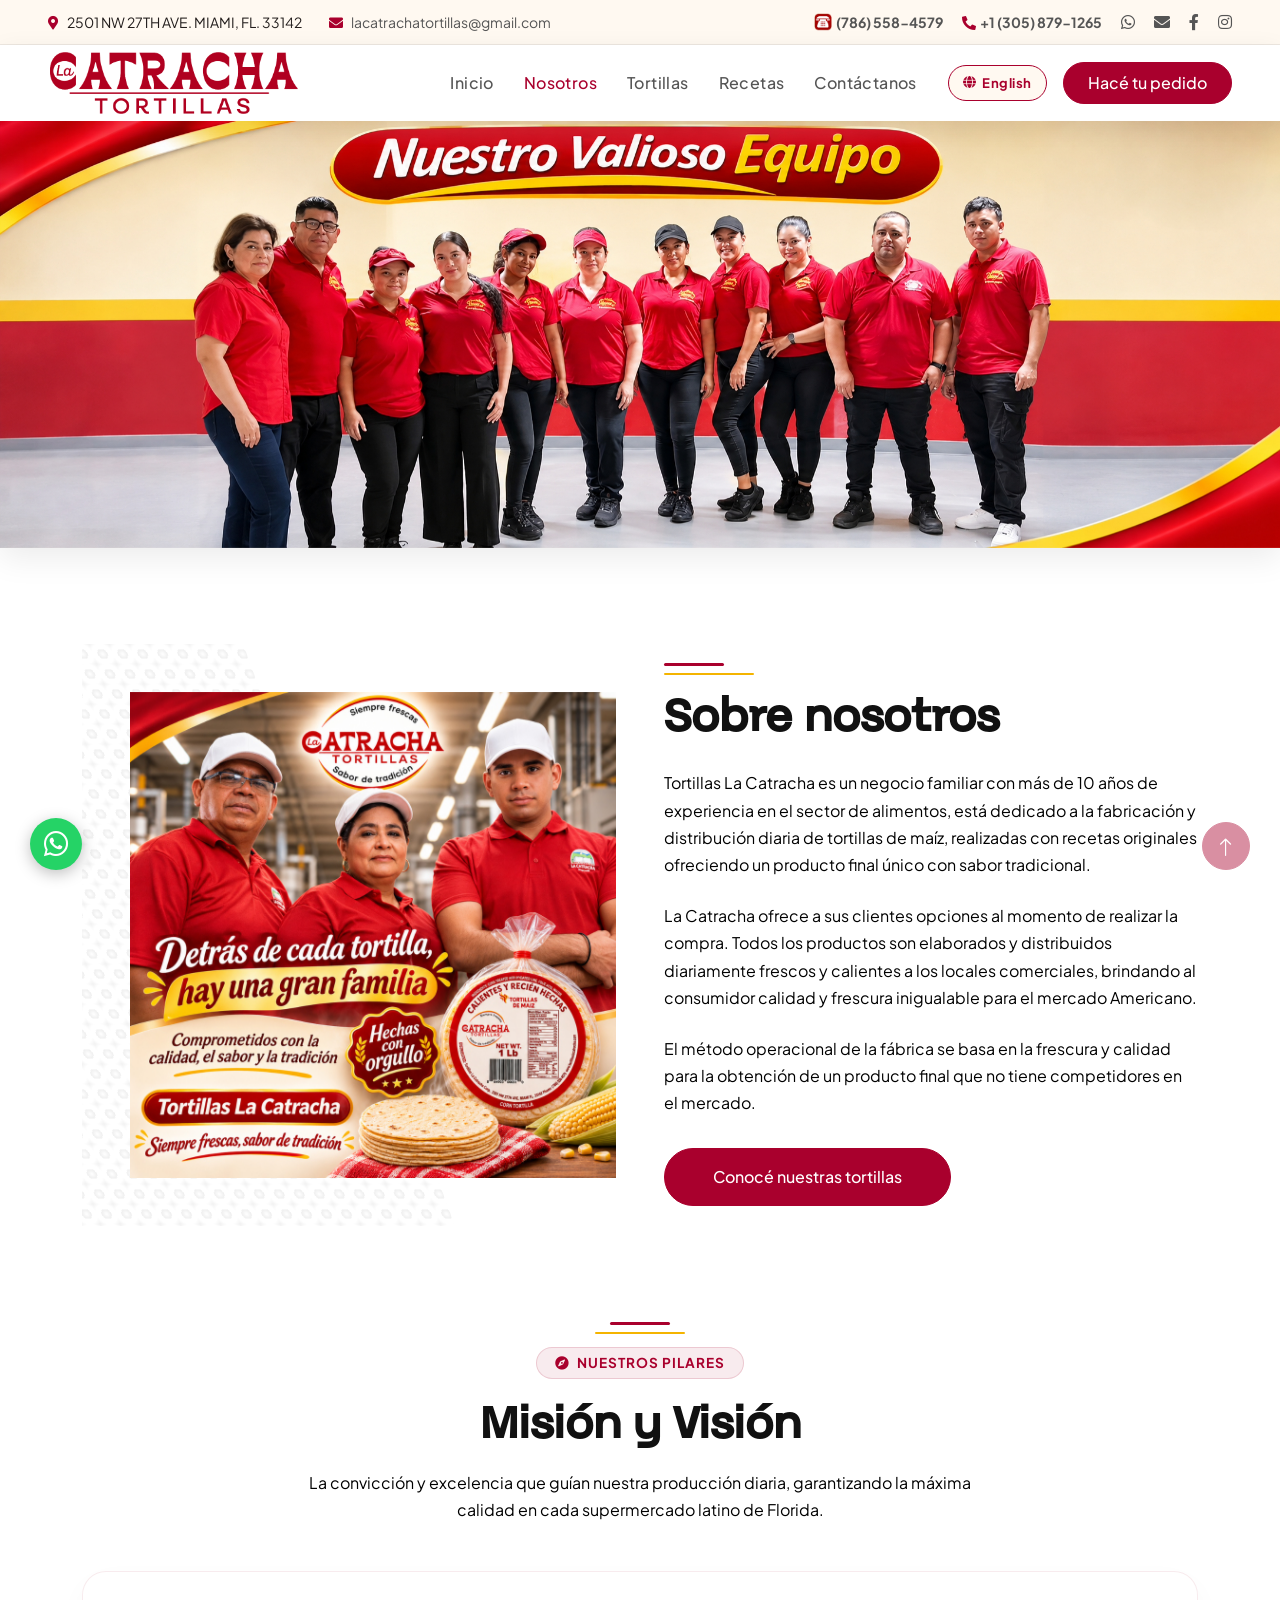
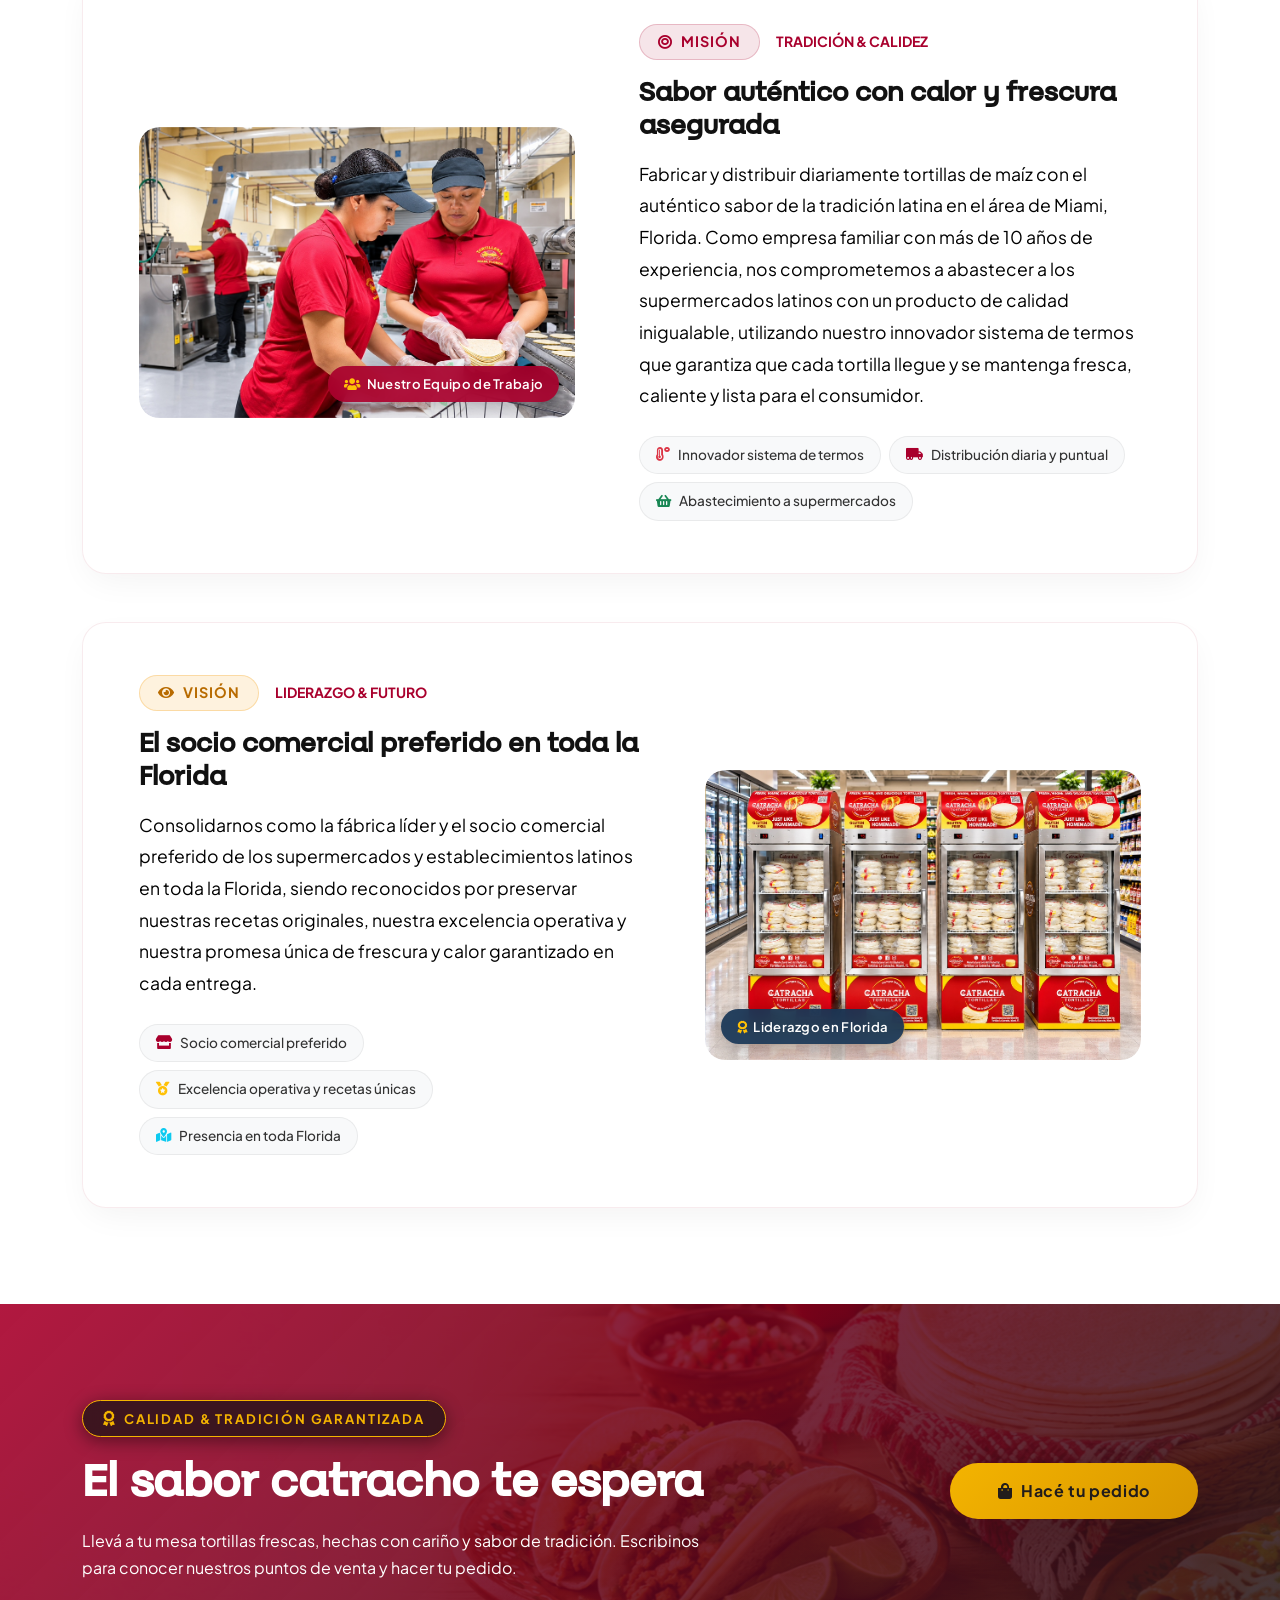
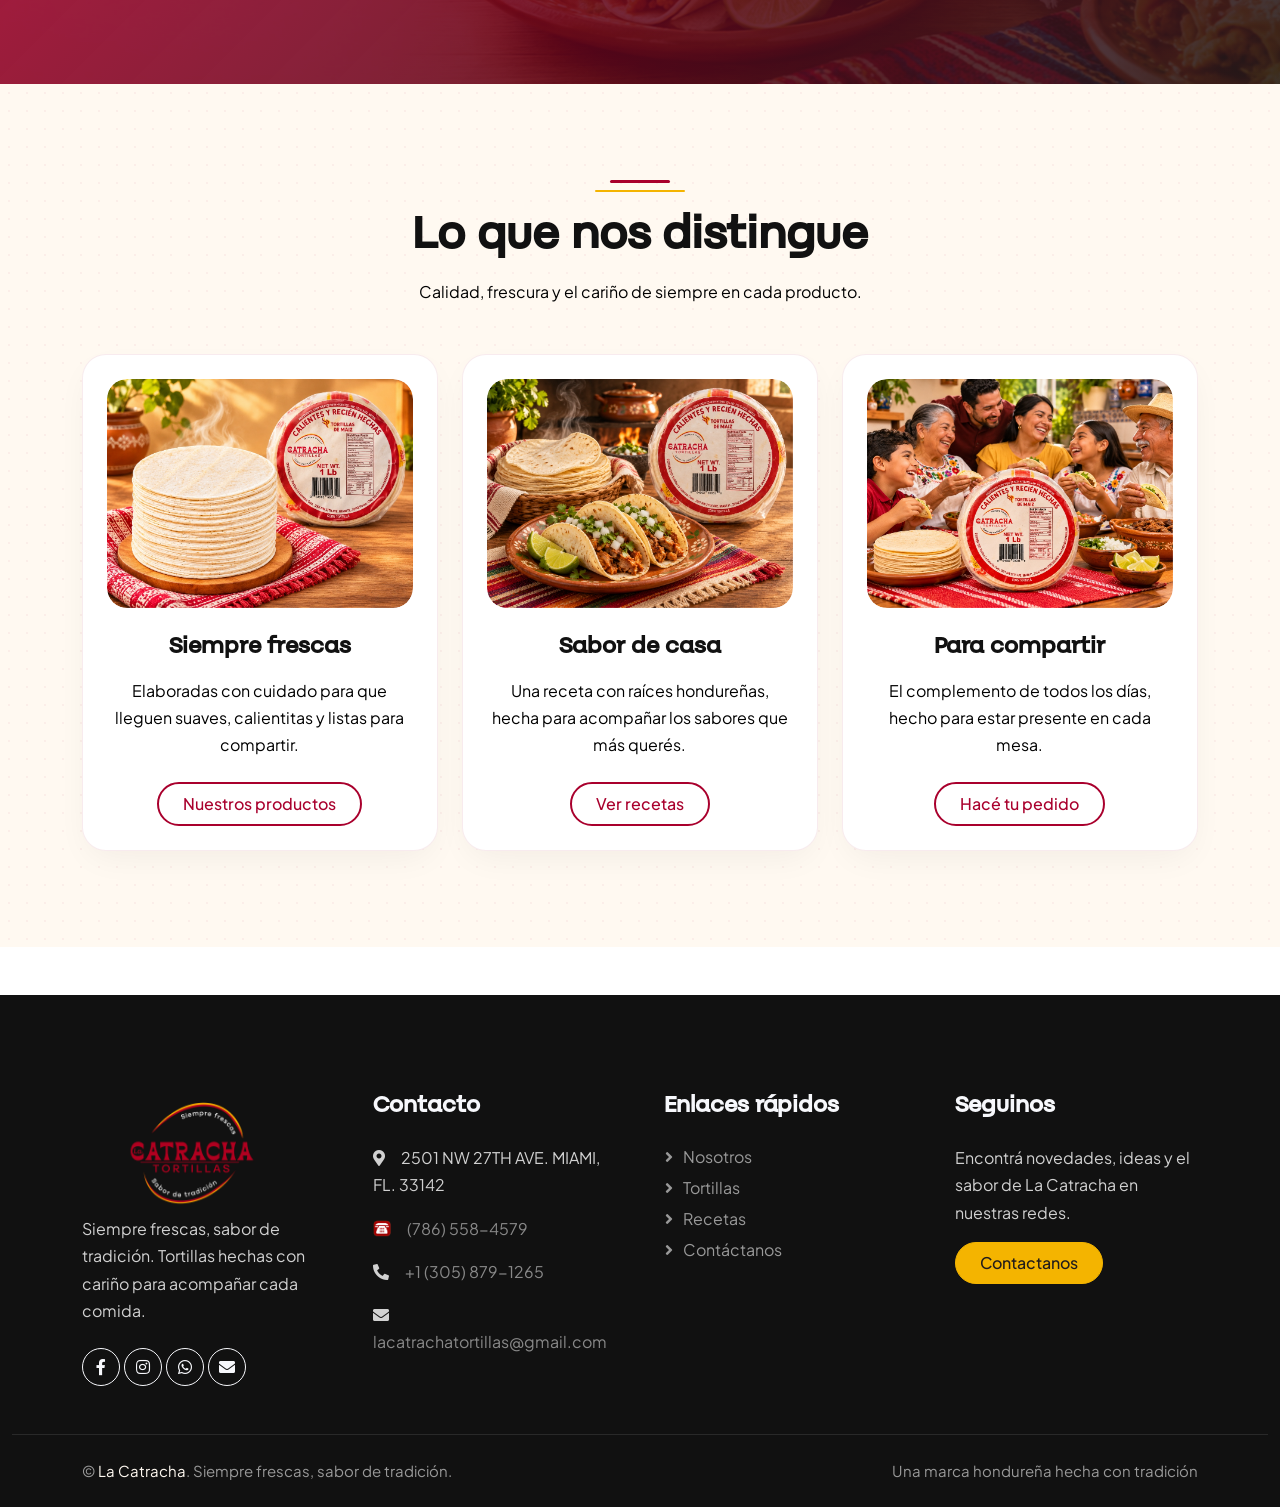
<file: about.html>
<!DOCTYPE html>
<html lang="es">

<head>
    <meta charset="utf-8">
    <title>Nosotros | La Catracha — Tortillas siempre frescas, sabor de tradición</title>
    <meta content="width=device-width, initial-scale=1.0" name="viewport">
    <meta name="theme-color" content="#A9002D">
    <meta name="description" content="Conocé la historia, misión y visión de Tortillas La Catracha: más de 10 años elaborando tortillas de maíz frescas y calientes en Miami, Florida.">
    <meta name="keywords" content="La Catracha, historia, misión y visión, tortillas hondureñas, fábrica de tortillas Miami, sobre nosotros">
    <meta name="author" content="Tortillas La Catracha">
    <meta name="robots" content="index, follow">
    <meta name="geo.region" content="US-FL">
    <meta name="geo.placename" content="Miami, Florida">
    <link rel="alternate" hreflang="es" href="about.html">
    <link rel="alternate" hreflang="en" href="en/about.html">
    <link rel="alternate" hreflang="x-default" href="about.html">

    <!-- Open Graph / Social SEO -->
    <meta property="og:type" content="website">
    <meta property="og:locale" content="es_ES">
    <meta property="og:locale:alternate" content="en_US">
    <meta property="og:site_name" content="La Catracha Tortillas">
    <meta property="og:title" content="Nosotros | La Catracha — Tortillas siempre frescas, sabor de tradición">
    <meta property="og:description" content="Empresa familiar con más de 10 años de experiencia fabricando y distribuyendo tortillas de maíz frescas y calientes en Miami, Florida.">
    <meta property="og:image" content="img/banner-nosotros.jpg">
    <meta property="og:image:alt" content="Nuestro Valioso Equipo - Tortillas La Catracha">

    <!-- Twitter Card -->
    <meta name="twitter:card" content="summary_large_image">
    <meta name="twitter:title" content="Nosotros | La Catracha — Tortillas siempre frescas, sabor de tradición">
    <meta name="twitter:description" content="Conocé la historia, misión y visión de Tortillas La Catracha en Miami, Florida.">
    <meta name="twitter:image" content="img/banner-nosotros.jpg">
    <meta name="twitter:image:alt" content="Nuestro Valioso Equipo - Tortillas La Catracha">

    <link rel="icon" type="image/png" href="img/logo.png">

    <!-- Datos Estructurados Schema.org -->
    <script type="application/ld+json">
    {
      "@context": "https://schema.org",
      "@type": "AboutPage",
      "name": "Nosotros | Tortillas La Catracha",
      "description": "Historia, misión y visión de Tortillas La Catracha, empresa familiar dedicada a la elaboración diaria de tortillas de maíz en Miami, Florida.",
      "mainEntity": {
        "@type": "Organization",
        "name": "Tortillas La Catracha",
        "logo": "img/logo.png",
        "email": "lacatrachatortillas@gmail.com",
        "telephone": "+1-305-879-1265",
        "address": {
          "@type": "PostalAddress",
          "streetAddress": "2501 NW 27TH AVE",
          "addressLocality": "Miami",
          "addressRegion": "FL",
          "postalCode": "33142",
          "addressCountry": "US"
        }
      }
    }
    </script>

    <!-- Tipografías locales de La Catracha -->
    <link rel="preload" href="identidad/Primary%20brand%20typography%20-%20Batica%20Sans/BaticaSans-Regular.otf" as="font" type="font/otf" crossorigin>
    <link rel="preload" href="identidad/Secondary%20brand%20Typography%20-%20Sapiens%20Sans/Hemphill%20Type%20-%20Sapiens%20Regular.otf" as="font" type="font/otf" crossorigin>

    <!-- Google Fonts: Plus Jakarta Sans (Tipografía moderna estilo Historias Scout HN) -->
    <link rel="preconnect" href="https://fonts.googleapis.com">
    <link rel="preconnect" href="https://fonts.gstatic.com" crossorigin>
    <link href="https://fonts.googleapis.com/css2?family=Plus+Jakarta+Sans:ital,wght@0,300;0,400;0,500;0,600;0,700;0,800;1,400;1,600;1,700&display=swap" rel="stylesheet">

    <!-- Icon Font Stylesheet -->
    <link href="https://cdnjs.cloudflare.com/ajax/libs/font-awesome/5.10.0/css/all.min.css" rel="stylesheet">
    <link href="https://cdn.jsdelivr.net/npm/bootstrap-icons@1.4.1/font/bootstrap-icons.css" rel="stylesheet">

    <!-- Libraries Stylesheet -->
    <link href="lib/animate/animate.min.css" rel="stylesheet">
    <link href="lib/owlcarousel/assets/owl.carousel.min.css" rel="stylesheet">

    <!-- Customized Bootstrap Stylesheet -->
    <link href="css/bootstrap.min.css" rel="stylesheet">

    <!-- Template Stylesheet -->
    <link href="css/style.css" rel="stylesheet">
</head>

<body>
    <!-- Spinner Start -->
    <div id="spinner" class="show bg-white position-fixed translate-middle w-100 vh-100 top-50 start-50 d-flex align-items-center justify-content-center">
        <div class="spinner-border text-primary" role="status"></div>
    </div>
    <!-- Spinner End -->


    <!-- Navbar Start -->
    <div class="container-fluid fixed-top px-0 wow fadeIn" data-wow-delay="0.1s">
        <div class="top-bar row gx-0 align-items-center d-none d-lg-flex">
            <div class="col-lg-6 px-4 px-xl-5 text-start">
                <small><i class="fa fa-map-marker-alt me-2 text-primary"></i>2501 NW 27TH AVE. MIAMI, FL. 33142</small>
                <small class="ms-3 ms-xl-4"><i class="fa fa-envelope me-2 text-primary"></i><a class="text-body text-decoration-none" href="mailto:lacatrachatortillas@gmail.com">lacatrachatortillas@gmail.com</a></small>
            </div>
            <div class="col-lg-6 px-4 px-xl-5 text-end">
                <small><img src="img/icon-telefono-fijo.png" alt="Teléfono fijo" class="icon-telefono-fijo me-1"><a class="text-body text-decoration-none fw-bold" href="tel:+17865584579">(786) 558-4579</a></small>
                <small class="ms-3"><i class="fa fa-phone-alt me-1 text-primary"></i><a class="text-body text-decoration-none fw-bold" href="tel:+13058791265">+1 (305) 879-1265</a></small>
                <a class="text-body ms-3" href="https://wa.me/13058791265" target="_blank" rel="noopener noreferrer" aria-label="WhatsApp"><i class="fab fa-whatsapp"></i></a>
                <a class="text-body ms-3" href="mailto:lacatrachatortillas@gmail.com" aria-label="Correo"><i class="fa fa-envelope"></i></a>
                <a class="text-body ms-3" href="https://www.facebook.com/tortillaslacatrachaoficial" target="_blank" rel="noopener noreferrer" aria-label="Facebook"><i class="fab fa-facebook-f"></i></a>
                <a class="text-body ms-3" href="https://www.instagram.com/tortillaslacatrachaoficial" target="_blank" rel="noopener noreferrer" aria-label="Instagram"><i class="fab fa-instagram"></i></a>
            </div>
        </div>

        <nav class="navbar navbar-expand-lg navbar-light py-lg-0 px-lg-5 wow fadeIn" data-wow-delay="0.1s">
            <a href="index.html" class="navbar-brand ms-4 ms-lg-0" aria-label="La Catracha, inicio">
                <img src="img/logo.png" alt="La Catracha Tortillas">
            </a>
            <div class="d-flex align-items-center ms-auto d-lg-none">
                <a class="btn-lang-switch me-2" href="en/about.html" aria-label="Switch to English" title="View in English">
                    <i class="fa fa-globe"></i><span>EN</span>
                </a>
                <button type="button" class="navbar-toggler me-4" data-bs-toggle="collapse" data-bs-target="#navbarCollapse">
                    <span class="navbar-toggler-icon"></span>
                </button>
            </div>
            <div class="collapse navbar-collapse" id="navbarCollapse">
                <div class="navbar-nav ms-auto p-4 p-lg-0">
                    <a href="index.html" class="nav-item nav-link">Inicio</a>
                    <a href="about.html" class="nav-item nav-link active">Nosotros</a>
                    <a href="product.html" class="nav-item nav-link">Tortillas</a>
                    <a href="recetas.html" class="nav-item nav-link">Recetas</a>
                    <a href="contact.html" class="nav-item nav-link">Contáctanos</a>
                </div>
                <div class="d-none d-lg-flex align-items-center ms-2">
                    <a class="btn-lang-switch ms-2" href="en/about.html" aria-label="Switch to English" title="View in English">
                        <i class="fa fa-globe"></i><span>English</span>
                    </a>
                    <a class="btn btn-primary rounded-pill px-4 py-2 ms-3" href="contact.html">Hacé tu pedido</a>
                </div>
            </div>
        </nav>
    </div>
    <!-- Navbar End -->


    <!-- Page Header Start -->
    <div class="container-fluid page-header-full px-0 mb-5 wow fadeIn" data-wow-delay="0.1s">
        <img src="img/banner-nosotros.jpg" alt="Nuestro Valioso Equipo - Tortillas La Catracha" class="page-header-full-img">
    </div>
    <!-- Page Header End -->


    <!-- About Start -->
    <div class="container-xxl py-5">
        <div class="container">
            <div class="row g-5 align-items-center">
                <div class="col-lg-6 wow fadeIn" data-wow-delay="0.1s">
                    <div class="about-img position-relative overflow-hidden p-5 pe-0">
                        <img class="img-fluid w-100" src="img/nosotros-familia.jpg" alt="Familia Tortillas La Catracha - Negocio familiar">
                    </div>
                </div>
                <div class="col-lg-6 wow fadeIn" data-wow-delay="0.5s">
                    <div class="section-header text-start mb-4">
                        <h1 class="display-5 mb-4">Sobre nosotros</h1>
                    </div>
                    <p class="mb-4">Tortillas La Catracha es un negocio familiar con más de 10 años de experiencia en el sector de alimentos, está dedicado a la fabricación y distribución diaria de tortillas de maíz, realizadas con recetas originales ofreciendo un producto final único con sabor tradicional.</p>
                    <p class="mb-4">La Catracha ofrece a sus clientes opciones al momento de realizar la compra. Todos los productos son elaborados y distribuidos diariamente frescos y calientes a los locales comerciales, brindando al consumidor calidad y frescura inigualable para el mercado Americano.</p>
                    <p class="mb-4">El método operacional de la fábrica se basa en la frescura y calidad para la obtención de un producto final que no tiene competidores en el mercado.</p>
                    <a class="btn btn-primary rounded-pill py-3 px-5 mt-2" href="product.html">Conocé nuestras tortillas</a>
                </div>
            </div>
        </div>
    </div>
    <!-- About End -->


    <!-- Misión & Visión Start -->
    <div class="container-xxl py-5 mv-section-wrapper">
        <div class="container">
            <div class="section-header text-center mx-auto mb-5 wow fadeInUp" data-wow-delay="0.1s" style="max-width: 680px;">
                <span class="eyebrow-pill mb-3"><i class="fa fa-compass me-2"></i>Nuestros Pilares</span>
                <h1 class="display-5 mb-3">Misión y Visión</h1>
                <p class="text-muted">La convicción y excelencia que guían nuestra producción diaria, garantizando la máxima calidad en cada supermercado latino de Florida.</p>
            </div>

            <!-- Card 1: Misión -->
            <div class="mv-card-context mb-5 wow fadeInUp" data-wow-delay="0.2s">
                <div class="card-3d mv-component p-4 p-md-5">
                    <div class="mv-grid-layout">
                        <!-- Imagen 1: Misión (Nuestro Equipo) -->
                        <div class="mv-image-slot">
                            <div class="img-3d-frame" style="aspect-ratio: 3 / 2;">
                                <img src="img/nosotros-mision.jpg" alt="Nuestro Valioso Equipo de Trabajo - Tortillas La Catracha" class="img-fluid w-100" loading="lazy">
                                <div class="img-3d-badge pulse-hot" style="left: auto; right: 16px;">
                                    <i class="fa fa-users me-1 text-warning"></i> Nuestro Equipo de Trabajo
                                </div>
                            </div>
                        </div>

                        <!-- CONTENIDO: MISIÓN -->
                        <div class="mv-content-slot">
                            <div class="d-inline-flex align-items-center mb-3">
                                <span class="pillar-badge pillar-badge-mision me-3">
                                    <i class="fa fa-bullseye me-2 icon-spring"></i>Misión
                                </span>
                                <span class="text-primary fw-bold text-uppercase small tracking-wide">Tradición & Calidez</span>
                            </div>
                            <h2 class="h3 mb-3 fw-bold text-dark">Sabor auténtico con calor y frescura asegurada</h2>
                            <p class="mv-lead text-secondary mb-4">
                                Fabricar y distribuir diariamente tortillas de maíz con el auténtico sabor de la tradición latina en el área de Miami, Florida. Como empresa familiar con más de 10 años de experiencia, nos comprometemos a abastecer a los supermercados latinos con un producto de calidad inigualable, utilizando nuestro innovador sistema de termos que garantiza que cada tortilla llegue y se mantenga fresca, caliente y lista para el consumidor.
                            </p>
                            <div class="mv-highlights">
                                <div class="mv-highlight-chip">
                                    <i class="fa fa-temperature-high text-danger me-2"></i>
                                    <span>Innovador sistema de termos</span>
                                </div>
                                <div class="mv-highlight-chip">
                                    <i class="fa fa-truck-moving text-primary me-2"></i>
                                    <span>Distribución diaria y puntual</span>
                                </div>
                                <div class="mv-highlight-chip">
                                    <i class="fa fa-shopping-basket text-success me-2"></i>
                                    <span>Abastecimiento a supermercados</span>
                                </div>
                            </div>
                        </div>
                    </div>
                </div>
            </div>

            <!-- Card 2: Visión -->
            <div class="mv-card-context wow fadeInUp" data-wow-delay="0.3s">
                <div class="card-3d mv-component p-4 p-md-5">
                    <div class="mv-grid-layout mv-grid-layout-reverse">
                        <!-- Imagen 2: Visión (Supermercados de Florida) -->
                        <div class="mv-image-slot">
                            <div class="img-3d-frame" style="aspect-ratio: 3 / 2;">
                                <img src="img/nosotros-vision.jpg" alt="Visión Tortillas La Catracha - Fábrica líder en supermercados de Florida" class="img-fluid w-100" loading="lazy">
                                <div class="img-3d-badge badge-florida">
                                    <i class="fa fa-award me-1 text-warning"></i> Liderazgo en Florida
                                </div>
                            </div>
                        </div>

                        <!-- CONTENIDO: VISIÓN -->
                        <div class="mv-content-slot">
                            <div class="d-inline-flex align-items-center mb-3">
                                <span class="pillar-badge pillar-badge-vision me-3">
                                    <i class="fa fa-eye me-2 icon-spring"></i>Visión
                                </span>
                                <span class="text-primary fw-bold text-uppercase small tracking-wide">Liderazgo & Futuro</span>
                            </div>
                            <h2 class="h3 mb-3 fw-bold text-dark">El socio comercial preferido en toda la Florida</h2>
                            <p class="mv-lead text-secondary mb-4">
                                Consolidarnos como la fábrica líder y el socio comercial preferido de los supermercados y establecimientos latinos en toda la Florida, siendo reconocidos por preservar nuestras recetas originales, nuestra excelencia operativa y nuestra promesa única de frescura y calor garantizado en cada entrega.
                            </p>
                            <div class="mv-highlights">
                                <div class="mv-highlight-chip">
                                    <i class="fa fa-store text-primary me-2"></i>
                                    <span>Socio comercial preferido</span>
                                </div>
                                <div class="mv-highlight-chip">
                                    <i class="fa fa-medal text-warning me-2"></i>
                                    <span>Excelencia operativa y recetas únicas</span>
                                </div>
                                <div class="mv-highlight-chip">
                                    <i class="fa fa-map-marked-alt text-info me-2"></i>
                                    <span>Presencia en toda Florida</span>
                                </div>
                            </div>
                        </div>
                    </div>
                </div>
            </div>

        </div>
    </div>
    <!-- Misión & Visión End -->


    <!-- Firm Visit Start (Parallax Showcase Banner) -->
    <div class="container-fluid parallax-banner mt-5 py-6" id="firm-visit">
        <div class="parallax-bg" style="background-image: url('identidad/flex01.jpg');"></div>
        <div class="parallax-overlay"></div>
        <div class="container position-relative">
            <div class="row g-5 align-items-center">
                <div class="col-md-7 wow fadeIn" data-wow-delay="0.1s">
                    <div class="hero-badge-tag mb-3">
                        <i class="fa fa-award"></i> Calidad & Tradición Garantizada
                    </div>
                    <h1 class="display-5 text-white mb-3">El sabor catracho te espera</h1>
                    <p class="text-white mb-0 lead-text">Llevá a tu mesa tortillas frescas, hechas con cariño y sabor de tradición. Escribinos para conocer nuestros puntos de venta y hacer tu pedido.</p>
                </div>
                <div class="col-md-5 text-md-end wow fadeIn" data-wow-delay="0.5s">
                    <a class="btn btn-prixima-gold rounded-pill py-3 px-5 shadow-lg" href="contact.html"><i class="fa fa-shopping-bag me-2"></i>Hacé tu pedido</a>
                </div>
            </div>
        </div>
    </div>
    <!-- Firm Visit End -->


    <!-- Feature Start -->
    <div class="container-fluid bg-light bg-icon py-6">
        <div class="container">
            <div class="section-header text-center mx-auto mb-5 wow fadeInUp" data-wow-delay="0.1s" style="max-width: 500px;">
                <h1 class="display-5 mb-3">Lo que nos distingue</h1>
                <p>Calidad, frescura y el cariño de siempre en cada producto.</p>
            </div>
            <div class="row g-4">
                <div class="col-lg-4 col-md-6 wow fadeInUp" data-wow-delay="0.1s">
                    <div class="card-3d bg-white text-center h-100 p-4 d-flex flex-column">
                        <div class="img-3d-frame mb-4">
                            <img src="img/nosotros-siempre-frescas.jpg" alt="Siempre frescas - Tortillas de maíz La Catracha calientes y recién hechas" class="img-fluid w-100" loading="lazy">
                        </div>
                        <h4 class="mb-3">Siempre frescas</h4>
                        <p class="mb-4 flex-grow-1">Elaboradas con cuidado para que lleguen suaves, calientitas y listas para compartir.</p>
                        <div class="mt-auto">
                            <a class="btn btn-outline-primary border-2 py-2 px-4 rounded-pill" href="product.html">Nuestros productos</a>
                        </div>
                    </div>
                </div>
                <div class="col-lg-4 col-md-6 wow fadeInUp" data-wow-delay="0.3s">
                    <div class="card-3d bg-white text-center h-100 p-4 d-flex flex-column">
                        <div class="img-3d-frame mb-4">
                            <img src="img/nosotros-sabor-de-casa.jpg" alt="Sabor de casa - Tortillas La Catracha con auténtico sabor tradicional" class="img-fluid w-100" loading="lazy">
                        </div>
                        <h4 class="mb-3">Sabor de casa</h4>
                        <p class="mb-4 flex-grow-1">Una receta con raíces hondureñas, hecha para acompañar los sabores que más querés.</p>
                        <div class="mt-auto">
                            <a class="btn btn-outline-primary border-2 py-2 px-4 rounded-pill" href="recetas.html">Ver recetas</a>
                        </div>
                    </div>
                </div>
                <div class="col-lg-4 col-md-6 wow fadeInUp" data-wow-delay="0.5s">
                    <div class="card-3d bg-white text-center h-100 p-4 d-flex flex-column">
                        <div class="img-3d-frame mb-4">
                            <img src="img/nosotros-para-compartir.jpg" alt="Para compartir - Familia disfrutando tortillas La Catracha en la mesa" class="img-fluid w-100" loading="lazy">
                        </div>
                        <h4 class="mb-3">Para compartir</h4>
                        <p class="mb-4 flex-grow-1">El complemento de todos los días, hecho para estar presente en cada mesa.</p>
                        <div class="mt-auto">
                            <a class="btn btn-outline-primary border-2 py-2 px-4 rounded-pill" href="contact.html">Hacé tu pedido</a>
                        </div>
                    </div>
                </div>
            </div>
        </div>
    </div>
    <!-- Feature End -->


    <!-- Footer Start -->
    <div class="container-fluid bg-dark footer mt-5 pt-5 wow fadeIn" data-wow-delay="0.1s">
        <div class="container py-5">
            <div class="row g-5">
                <div class="col-lg-3 col-md-6">
                    <a href="index.html" class="footer-brand" aria-label="La Catracha, inicio"><img src="identidad/La%20Catracha%20-%20Emblem%20(Burgundy%20and%20white).png" alt="La Catracha — Tortillas" loading="lazy"></a>
                    <p>Siempre frescas, sabor de tradición. Tortillas hechas con cariño para acompañar cada comida.</p>
                    <div class="d-flex pt-2">
                        <a class="btn btn-square btn-outline-light rounded-circle me-1" href="https://www.facebook.com/tortillaslacatrachaoficial" target="_blank" rel="noopener noreferrer" aria-label="Facebook"><i class="fab fa-facebook-f"></i></a>
                        <a class="btn btn-square btn-outline-light rounded-circle me-1" href="https://www.instagram.com/tortillaslacatrachaoficial" target="_blank" rel="noopener noreferrer" aria-label="Instagram"><i class="fab fa-instagram"></i></a>
                        <a class="btn btn-square btn-outline-light rounded-circle me-1" href="https://wa.me/13058791265" target="_blank" rel="noopener noreferrer" aria-label="WhatsApp"><i class="fab fa-whatsapp"></i></a>
                        <a class="btn btn-square btn-outline-light rounded-circle me-0" href="mailto:lacatrachatortillas@gmail.com" aria-label="Correo"><i class="fa fa-envelope"></i></a>
                    </div>
                </div>
                <div class="col-lg-3 col-md-6">
                    <h4 class="text-light mb-4">Contacto</h4>
                    <p><i class="fa fa-map-marker-alt me-3"></i>2501 NW 27TH AVE. MIAMI, FL. 33142</p>
                    <p><img src="img/icon-telefono-fijo.png" alt="Teléfono fijo" class="icon-telefono-fijo me-3"><a class="text-white-50 text-decoration-none" href="tel:+17865584579">(786) 558-4579</a></p>
                    <p><i class="fa fa-phone-alt me-3"></i><a class="text-white-50 text-decoration-none" href="tel:+13058791265">+1 (305) 879-1265</a></p>
                    <p><i class="fa fa-envelope me-3"></i><a class="text-white-50 text-decoration-none" href="mailto:lacatrachatortillas@gmail.com">lacatrachatortillas@gmail.com</a></p>
                </div>
                <div class="col-lg-3 col-md-6">
                    <h4 class="text-light mb-4">Enlaces rápidos</h4>
                    <a class="btn btn-link" href="about.html">Nosotros</a>
                    <a class="btn btn-link" href="product.html">Tortillas</a>
                    <a class="btn btn-link" href="recetas.html">Recetas</a>
                    <a class="btn btn-link" href="contact.html">Contáctanos</a>
                </div>
                <div class="col-lg-3 col-md-6">
                    <h4 class="text-light mb-4">Seguinos</h4>
                    <p>Encontrá novedades, ideas y el sabor de La Catracha en nuestras redes.</p>
                    <a href="contact.html" class="btn btn-secondary rounded-pill py-2 px-4">Contactanos</a>
                </div>
            </div>
        </div>
        <div class="container-fluid copyright">
            <div class="container">
                <div class="row">
                    <div class="col-md-6 text-center text-md-start mb-3 mb-md-0">
                        &copy; <a href="index.html">La Catracha</a>. Siempre frescas, sabor de tradición.
                    </div>
                    <div class="col-md-6 text-center text-md-end">
                        Una marca hondureña hecha con tradición
                    </div>
                </div>
            </div>
        </div>
    </div>
    <!-- Footer End -->


    <!-- WhatsApp Floating Button -->
    <a href="https://wa.me/13058791265" class="btn-whatsapp-floating" target="_blank" rel="noopener noreferrer" aria-label="Hacer pedido por WhatsApp">
        <i class="fab fa-whatsapp"></i>
    </a>

    <!-- Back to Top -->
    <a href="#" class="btn btn-lg btn-primary btn-lg-square rounded-circle back-to-top"><i class="bi bi-arrow-up"></i></a>


    <!-- JavaScript Libraries -->
    <script src="https://code.jquery.com/jquery-3.4.1.min.js"></script>
    <script src="https://cdn.jsdelivr.net/npm/bootstrap@5.0.0/dist/js/bootstrap.bundle.min.js"></script>
    <script src="lib/wow/wow.min.js"></script>
    <script src="lib/easing/easing.min.js"></script>
    <script src="lib/waypoints/waypoints.min.js"></script>
    <script src="lib/owlcarousel/owl.carousel.min.js"></script>

    <!-- Template Javascript -->
    <script src="js/main.js"></script>
</body>

</html>
</file>
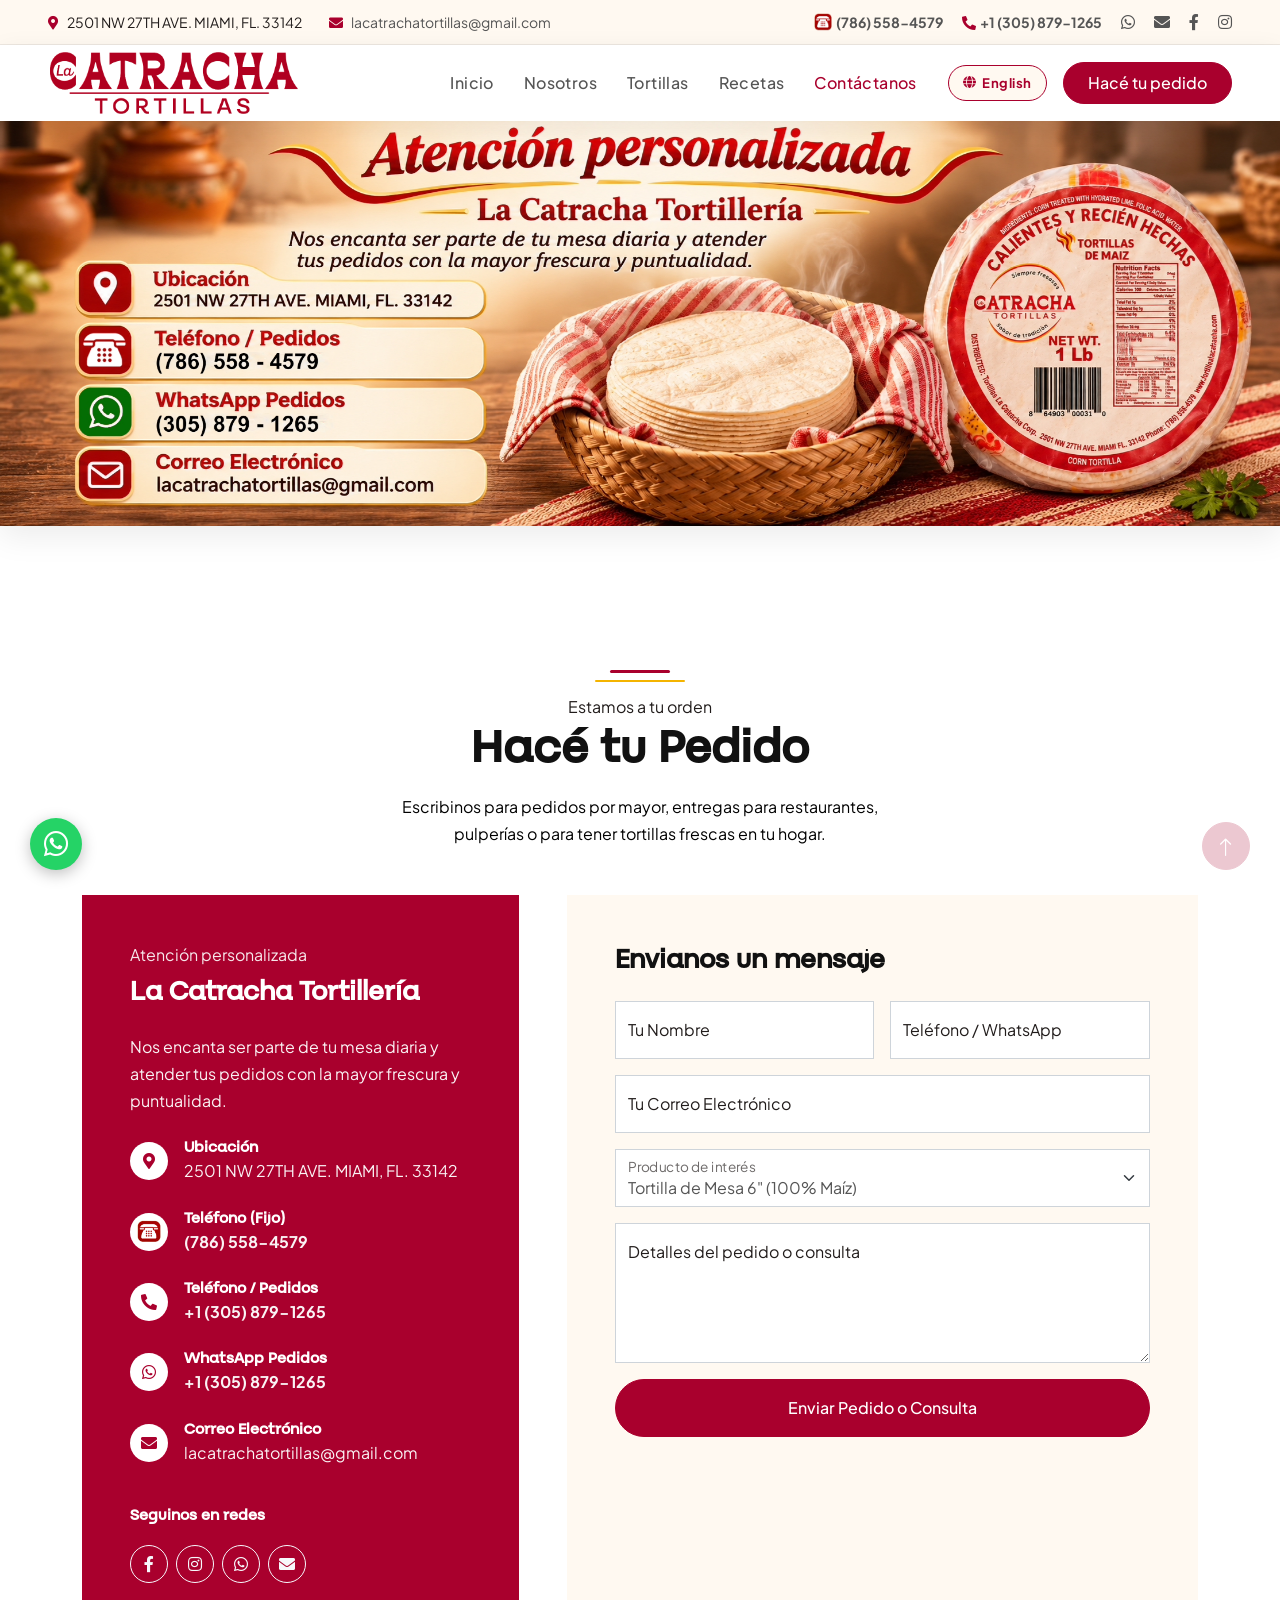
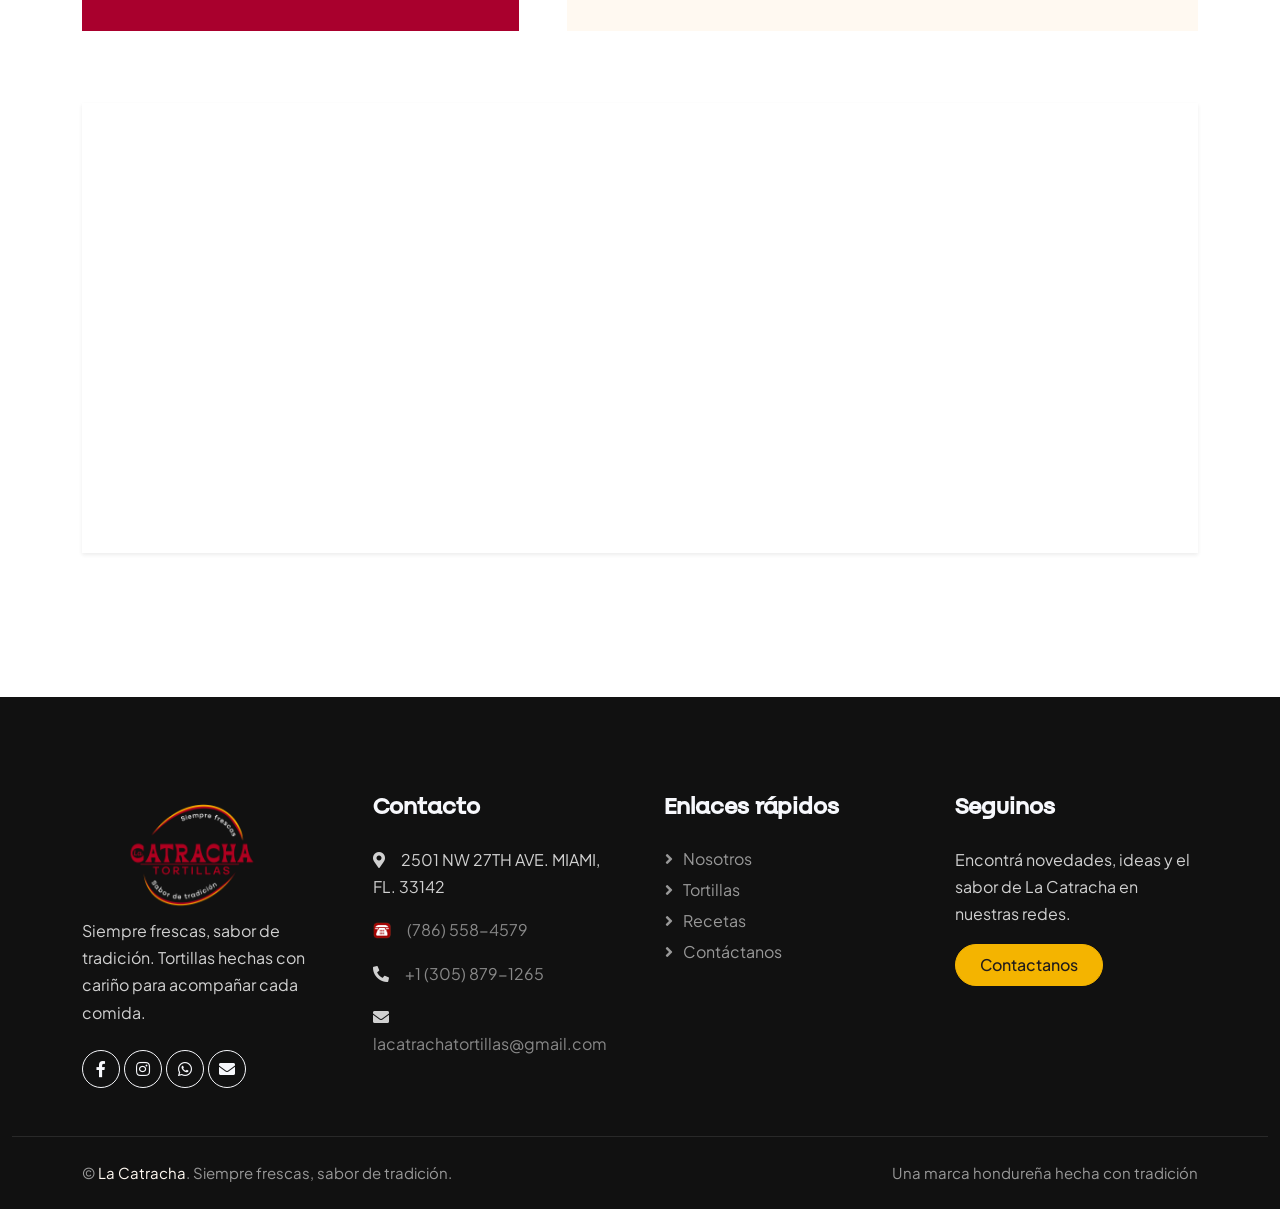
<file: contact.html>
<!DOCTYPE html>
<html lang="es">

<head>
    <meta charset="utf-8">
    <title>Contáctanos | La Catracha — Hacé tu Pedido y Consultas</title>
    <meta content="width=device-width, initial-scale=1.0" name="viewport">
    <meta name="theme-color" content="#A9002D">
    <meta name="description" content="Contactá a La Catracha para hacer tus pedidos de tortillas frescas, consultar puntos de venta y solicitar reparto al por mayor en Miami, Florida.">
    <meta name="keywords" content="La Catracha, contacto, pedidos de tortillas, tortillas al por mayor, reparto supermercados, Miami, Florida">
    <meta name="author" content="Tortillas La Catracha">
    <meta name="robots" content="index, follow">
    <meta name="geo.region" content="US-FL">
    <meta name="geo.placename" content="Miami, Florida">
    <link rel="alternate" hreflang="es" href="contact.html">
    <link rel="alternate" hreflang="en" href="en/contact.html">
    <link rel="alternate" hreflang="x-default" href="contact.html">

    <!-- Open Graph / Social SEO -->
    <meta property="og:type" content="website">
    <meta property="og:locale" content="es_ES">
    <meta property="og:locale:alternate" content="en_US">
    <meta property="og:site_name" content="La Catracha Tortillas">
    <meta property="og:title" content="Contáctanos | La Catracha — Hacé tu Pedido y Consultas">
    <meta property="og:description" content="Escribinos o llamanos para pedidos al por mayor, restaurantes, supermercados o entregas en Miami, Florida.">
    <meta property="og:image" content="img/banner-contacto.jpg">
    <meta property="og:image:alt" content="Atención personalizada - La Catracha Tortillería">

    <!-- Twitter Card -->
    <meta name="twitter:card" content="summary_large_image">
    <meta name="twitter:title" content="Contáctanos | La Catracha — Hacé tu Pedido y Consultas">
    <meta name="twitter:description" content="Pedidos de tortillas de maíz frescas y reparto diario en Miami, Florida.">
    <meta name="twitter:image" content="img/banner-contacto.jpg">
    <meta name="twitter:image:alt" content="Atención personalizada - La Catracha Tortillería">

    <link rel="icon" type="image/png" href="img/logo.png">

    <!-- Datos Estructurados Schema.org -->
    <script type="application/ld+json">
    {
      "@context": "https://schema.org",
      "@type": "ContactPage",
      "name": "Contáctanos | Tortillas La Catracha",
      "description": "Contacto y pedidos de tortillas de maíz frescas y distribución al por mayor en Miami, Florida.",
      "mainEntity": {
        "@type": "LocalBusiness",
        "name": "Tortillas La Catracha",
        "telephone": "+1-305-879-1265",
        "email": "lacatrachatortillas@gmail.com",
        "address": {
          "@type": "PostalAddress",
          "streetAddress": "2501 NW 27TH AVE",
          "addressLocality": "Miami",
          "addressRegion": "FL",
          "postalCode": "33142",
          "addressCountry": "US"
        }
      }
    }
    </script>

    <!-- Tipografías locales de La Catracha -->
    <link rel="preload" href="identidad/Primary%20brand%20typography%20-%20Batica%20Sans/BaticaSans-Regular.otf" as="font" type="font/otf" crossorigin>
    <link rel="preload" href="identidad/Secondary%20brand%20Typography%20-%20Sapiens%20Sans/Hemphill%20Type%20-%20Sapiens%20Regular.otf" as="font" type="font/otf" crossorigin>

    <!-- Google Fonts: Plus Jakarta Sans (Tipografía moderna estilo Historias Scout HN) -->
    <link rel="preconnect" href="https://fonts.googleapis.com">
    <link rel="preconnect" href="https://fonts.gstatic.com" crossorigin>
    <link href="https://fonts.googleapis.com/css2?family=Plus+Jakarta+Sans:ital,wght@0,300;0,400;0,500;0,600;0,700;0,800;1,400;1,600;1,700&display=swap" rel="stylesheet">

    <!-- Icon Font Stylesheet -->
    <link href="https://cdnjs.cloudflare.com/ajax/libs/font-awesome/5.10.0/css/all.min.css" rel="stylesheet">
    <link href="https://cdn.jsdelivr.net/npm/bootstrap-icons@1.4.1/font/bootstrap-icons.css" rel="stylesheet">

    <!-- Libraries Stylesheet -->
    <link href="lib/animate/animate.min.css" rel="stylesheet">
    <link href="lib/owlcarousel/assets/owl.carousel.min.css" rel="stylesheet">

    <!-- Customized Bootstrap Stylesheet -->
    <link href="css/bootstrap.min.css" rel="stylesheet">

    <!-- Template Stylesheet -->
    <link href="css/style.css" rel="stylesheet">
</head>

<body>
    <!-- Spinner Start -->
    <div id="spinner" class="show bg-white position-fixed translate-middle w-100 vh-100 top-50 start-50 d-flex align-items-center justify-content-center">
        <div class="spinner-border text-primary" role="status"></div>
    </div>
    <!-- Spinner End -->


    <!-- Navbar Start -->
    <div class="container-fluid fixed-top px-0 wow fadeIn" data-wow-delay="0.1s">
        <div class="top-bar row gx-0 align-items-center d-none d-lg-flex">
            <div class="col-lg-6 px-4 px-xl-5 text-start">
                <small><i class="fa fa-map-marker-alt me-2 text-primary"></i>2501 NW 27TH AVE. MIAMI, FL. 33142</small>
                <small class="ms-3 ms-xl-4"><i class="fa fa-envelope me-2 text-primary"></i><a class="text-body text-decoration-none" href="mailto:lacatrachatortillas@gmail.com">lacatrachatortillas@gmail.com</a></small>
            </div>
            <div class="col-lg-6 px-4 px-xl-5 text-end">
                <small><img src="img/icon-telefono-fijo.png" alt="Teléfono fijo" class="icon-telefono-fijo me-1"><a class="text-body text-decoration-none fw-bold" href="tel:+17865584579">(786) 558-4579</a></small>
                <small class="ms-3"><i class="fa fa-phone-alt me-1 text-primary"></i><a class="text-body text-decoration-none fw-bold" href="tel:+13058791265">+1 (305) 879-1265</a></small>
                <a class="text-body ms-3" href="https://wa.me/13058791265" target="_blank" rel="noopener noreferrer" aria-label="WhatsApp"><i class="fab fa-whatsapp"></i></a>
                <a class="text-body ms-3" href="mailto:lacatrachatortillas@gmail.com" aria-label="Correo"><i class="fa fa-envelope"></i></a>
                <a class="text-body ms-3" href="https://www.facebook.com/tortillaslacatrachaoficial" target="_blank" rel="noopener noreferrer" aria-label="Facebook"><i class="fab fa-facebook-f"></i></a>
                <a class="text-body ms-3" href="https://www.instagram.com/tortillaslacatrachaoficial" target="_blank" rel="noopener noreferrer" aria-label="Instagram"><i class="fab fa-instagram"></i></a>
            </div>
        </div>

        <nav class="navbar navbar-expand-lg navbar-light py-lg-0 px-lg-5 wow fadeIn" data-wow-delay="0.1s">
            <a href="index.html" class="navbar-brand ms-4 ms-lg-0" aria-label="La Catracha, inicio">
                <img src="img/logo.png" alt="La Catracha Tortillas">
            </a>
            <div class="d-flex align-items-center ms-auto d-lg-none">
                <a class="btn-lang-switch me-2" href="en/contact.html" aria-label="Switch to English" title="View in English">
                    <i class="fa fa-globe"></i><span>EN</span>
                </a>
                <button type="button" class="navbar-toggler me-4" data-bs-toggle="collapse" data-bs-target="#navbarCollapse">
                    <span class="navbar-toggler-icon"></span>
                </button>
            </div>
            <div class="collapse navbar-collapse" id="navbarCollapse">
                <div class="navbar-nav ms-auto p-4 p-lg-0">
                    <a href="index.html" class="nav-item nav-link">Inicio</a>
                    <a href="about.html" class="nav-item nav-link">Nosotros</a>
                    <a href="product.html" class="nav-item nav-link">Tortillas</a>
                    <a href="recetas.html" class="nav-item nav-link">Recetas</a>
                    <a href="contact.html" class="nav-item nav-link active">Contáctanos</a>
                </div>
                <div class="d-none d-lg-flex align-items-center ms-2">
                    <a class="btn-lang-switch ms-2" href="en/contact.html" aria-label="Switch to English" title="View in English">
                        <i class="fa fa-globe"></i><span>English</span>
                    </a>
                    <a class="btn btn-primary rounded-pill px-4 py-2 ms-3" href="contact.html">Hacé tu pedido</a>
                </div>
            </div>
        </nav>
    </div>
    <!-- Navbar End -->


    <!-- Page Header Start -->
    <div class="container-fluid page-header-full px-0 mb-5 wow fadeIn" data-wow-delay="0.1s">
        <img src="img/banner-contacto.jpg" alt="Atención personalizada - La Catracha Tortillería" class="page-header-full-img">
    </div>
    <!-- Page Header End -->


    <!-- Contact Start -->
    <div class="container-xxl py-6">
        <div class="container">
            <div class="section-header text-center mx-auto mb-5 wow fadeInUp" data-wow-delay="0.1s" style="max-width: 500px;">
                <span class="eyebrow">Estamos a tu orden</span>
                <h1 class="display-5 mb-3">Hacé tu Pedido</h1>
                <p>Escribinos para pedidos por mayor, entregas para restaurantes, pulperías o para tener tortillas frescas en tu hogar.</p>
            </div>
            <div class="row g-5 justify-content-center">
                <div class="col-lg-5 col-md-12 wow fadeInUp" data-wow-delay="0.1s">
                    <div class="bg-primary text-white d-flex flex-column justify-content-center h-100 p-5 rounded">
                        <span class="eyebrow text-white mb-2" style="opacity: 0.9;">Atención personalizada</span>
                        <h3 class="text-white mb-4">La Catracha Tortillería</h3>
                        <p class="mb-4 text-white" style="opacity: 0.95;">Nos encanta ser parte de tu mesa diaria y atender tus pedidos con la mayor frescura y puntualidad.</p>

                        <div class="d-flex align-items-center mb-4">
                            <div class="btn-square bg-white rounded-circle text-primary me-3 flex-shrink-0">
                                <i class="fa fa-map-marker-alt"></i>
                            </div>
                            <div>
                                <h6 class="text-white mb-0">Ubicación</h6>
                                <p class="mb-0 text-white" style="opacity: 0.95;">2501 NW 27TH AVE. MIAMI, FL. 33142</p>
                            </div>
                        </div>

                        <div class="d-flex align-items-center mb-4">
                            <div class="btn-square bg-white rounded-circle text-primary me-3 flex-shrink-0">
                                <img src="img/icon-telefono-fijo.png" alt="Teléfono fijo" class="icon-telefono-fijo-card">
                            </div>
                            <div>
                                <h6 class="text-white mb-0">Teléfono (Fijo)</h6>
                                <p class="mb-0 text-white" style="opacity: 0.95;"><a class="text-white text-decoration-none fw-bold" href="tel:+17865584579">(786) 558-4579</a></p>
                            </div>
                        </div>

                        <div class="d-flex align-items-center mb-4">
                            <div class="btn-square bg-white rounded-circle text-primary me-3 flex-shrink-0">
                                <i class="fa fa-phone-alt"></i>
                            </div>
                            <div>
                                <h6 class="text-white mb-0">Teléfono / Pedidos</h6>
                                <p class="mb-0 text-white" style="opacity: 0.95;"><a class="text-white text-decoration-none fw-bold" href="tel:+13058791265">+1 (305) 879-1265</a></p>
                            </div>
                        </div>

                        <div class="d-flex align-items-center mb-4">
                            <div class="btn-square bg-white rounded-circle text-primary me-3 flex-shrink-0">
                                <i class="fab fa-whatsapp"></i>
                            </div>
                            <div>
                                <h6 class="text-white mb-0">WhatsApp Pedidos</h6>
                                <p class="mb-0 text-white" style="opacity: 0.95;"><a class="text-white text-decoration-none fw-bold" href="https://wa.me/13058791265" target="_blank" rel="noopener noreferrer">+1 (305) 879-1265</a></p>
                            </div>
                        </div>

                        <div class="d-flex align-items-center mb-4">
                            <div class="btn-square bg-white rounded-circle text-primary me-3 flex-shrink-0">
                                <i class="fa fa-envelope"></i>
                            </div>
                            <div>
                                <h6 class="text-white mb-0">Correo Electrónico</h6>
                                <p class="mb-0 text-white" style="opacity: 0.95;"><a class="text-white text-decoration-none" href="mailto:lacatrachatortillas@gmail.com">lacatrachatortillas@gmail.com</a></p>
                            </div>
                        </div>

                        <h6 class="text-white mt-3 mb-3">Seguinos en redes</h6>
                        <div class="d-flex pt-1">
                            <a class="btn btn-square btn-outline-light rounded-circle me-2" href="https://www.facebook.com/tortillaslacatrachaoficial" target="_blank" rel="noopener noreferrer" aria-label="Facebook"><i class="fab fa-facebook-f"></i></a>
                            <a class="btn btn-square btn-outline-light rounded-circle me-2" href="https://www.instagram.com/tortillaslacatrachaoficial" target="_blank" rel="noopener noreferrer" aria-label="Instagram"><i class="fab fa-instagram"></i></a>
                            <a class="btn btn-square btn-outline-light rounded-circle me-2" href="https://wa.me/13058791265" target="_blank" rel="noopener noreferrer" aria-label="WhatsApp"><i class="fab fa-whatsapp"></i></a>
                            <a class="btn btn-square btn-outline-light rounded-circle me-0" href="mailto:lacatrachatortillas@gmail.com" aria-label="Correo"><i class="fa fa-envelope"></i></a>
                        </div>
                    </div>
                </div>

                <div class="col-lg-7 col-md-12 wow fadeInUp" data-wow-delay="0.5s">
                    <div class="bg-light p-5 rounded h-100">
                        <h3 class="mb-4">Envianos un mensaje</h3>
                        <form>
                            <div class="row g-3">
                                <div class="col-md-6">
                                    <div class="form-floating">
                                        <input type="text" class="form-control" id="name" placeholder="Tu Nombre" required>
                                        <label for="name">Tu Nombre</label>
                                    </div>
                                </div>
                                <div class="col-md-6">
                                    <div class="form-floating">
                                        <input type="tel" class="form-control" id="phone" placeholder="Teléfono / WhatsApp" required>
                                        <label for="phone">Teléfono / WhatsApp</label>
                                    </div>
                                </div>
                                <div class="col-12">
                                    <div class="form-floating">
                                        <input type="email" class="form-control" id="email" placeholder="Tu Correo Electrónico">
                                        <label for="email">Tu Correo Electrónico</label>
                                    </div>
                                </div>
                                <div class="col-12">
                                    <div class="form-floating">
                                        <select class="form-select" id="productType" aria-label="Tipo de pedido">
                                            <option selected>Tortilla de Mesa 6" (100% Maíz)</option>
                                            <option value="1">Tortilla Taquera Flat 4.5" (Para Tacos Suaves)</option>
                                            <option value="2">Tortilla Taco Flauta 9.5" (Para Tacos Fritos)</option>
                                            <option value="3">Pedido al por mayor para supermercado / restaurante</option>
                                            <option value="4">Otro pedido o consulta</option>
                                        </select>
                                        <label for="productType">Producto de interés</label>
                                    </div>
                                </div>
                                <div class="col-12">
                                    <div class="form-floating">
                                        <textarea class="form-control" placeholder="Escribí aquí los detalles de tu pedido..." id="message" style="height: 140px"></textarea>
                                        <label for="message">Detalles del pedido o consulta</label>
                                    </div>
                                </div>
                                <div class="col-12">
                                    <button class="btn btn-primary rounded-pill py-3 px-5 w-100" type="submit">Enviar Pedido o Consulta</button>
                                </div>
                            </div>
                        </form>
                    </div>
                </div>
            </div>

            <!-- Google Map Start -->
            <div class="row g-5 mt-4">
                <div class="col-12 wow fadeInUp" data-wow-delay="0.1s">
                    <div class="rounded overflow-hidden shadow-sm" style="height: 450px;">
                        <iframe class="w-100 h-100" style="border: 0;"
                            src="https://maps.google.com/maps?q=2501+NW+27TH+AVE,+MIAMI,+FL+33142&t=&z=16&ie=UTF8&iwloc=&output=embed"
                            allowfullscreen="" aria-hidden="false" tabindex="0" loading="lazy"></iframe>
                    </div>
                </div>
            </div>
            <!-- Google Map End -->
        </div>
    </div>
    <!-- Contact End -->


    <!-- Footer Start -->
    <div class="container-fluid bg-dark footer mt-5 pt-5 wow fadeIn" data-wow-delay="0.1s">
        <div class="container py-5">
            <div class="row g-5">
                <div class="col-lg-3 col-md-6">
                    <a href="index.html" class="footer-brand" aria-label="La Catracha, inicio"><img src="identidad/La%20Catracha%20-%20Emblem%20(Burgundy%20and%20white).png" alt="La Catracha — Tortillas" loading="lazy"></a>
                    <p>Siempre frescas, sabor de tradición. Tortillas hechas con cariño para acompañar cada comida.</p>
                    <div class="d-flex pt-2">
                        <a class="btn btn-square btn-outline-light rounded-circle me-1" href="https://www.facebook.com/tortillaslacatrachaoficial" target="_blank" rel="noopener noreferrer" aria-label="Facebook"><i class="fab fa-facebook-f"></i></a>
                        <a class="btn btn-square btn-outline-light rounded-circle me-1" href="https://www.instagram.com/tortillaslacatrachaoficial" target="_blank" rel="noopener noreferrer" aria-label="Instagram"><i class="fab fa-instagram"></i></a>
                        <a class="btn btn-square btn-outline-light rounded-circle me-1" href="https://wa.me/13058791265" target="_blank" rel="noopener noreferrer" aria-label="WhatsApp"><i class="fab fa-whatsapp"></i></a>
                        <a class="btn btn-square btn-outline-light rounded-circle me-0" href="mailto:lacatrachatortillas@gmail.com" aria-label="Correo"><i class="fa fa-envelope"></i></a>
                    </div>
                </div>
                <div class="col-lg-3 col-md-6">
                    <h4 class="text-light mb-4">Contacto</h4>
                    <p><i class="fa fa-map-marker-alt me-3"></i>2501 NW 27TH AVE. MIAMI, FL. 33142</p>
                    <p><img src="img/icon-telefono-fijo.png" alt="Teléfono fijo" class="icon-telefono-fijo me-3"><a class="text-white-50 text-decoration-none" href="tel:+17865584579">(786) 558-4579</a></p>
                    <p><i class="fa fa-phone-alt me-3"></i><a class="text-white-50 text-decoration-none" href="tel:+13058791265">+1 (305) 879-1265</a></p>
                    <p><i class="fa fa-envelope me-3"></i><a class="text-white-50 text-decoration-none" href="mailto:lacatrachatortillas@gmail.com">lacatrachatortillas@gmail.com</a></p>
                </div>
                <div class="col-lg-3 col-md-6">
                    <h4 class="text-light mb-4">Enlaces rápidos</h4>
                    <a class="btn btn-link" href="about.html">Nosotros</a>
                    <a class="btn btn-link" href="product.html">Tortillas</a>
                    <a class="btn btn-link" href="recetas.html">Recetas</a>
                    <a class="btn btn-link" href="contact.html">Contáctanos</a>
                </div>
                <div class="col-lg-3 col-md-6">
                    <h4 class="text-light mb-4">Seguinos</h4>
                    <p>Encontrá novedades, ideas y el sabor de La Catracha en nuestras redes.</p>
                    <a href="contact.html" class="btn btn-secondary rounded-pill py-2 px-4">Contactanos</a>
                </div>
            </div>
        </div>
        <div class="container-fluid copyright">
            <div class="container">
                <div class="row">
                    <div class="col-md-6 text-center text-md-start mb-3 mb-md-0">
                        &copy; <a href="index.html">La Catracha</a>. Siempre frescas, sabor de tradición.
                    </div>
                    <div class="col-md-6 text-center text-md-end">
                        Una marca hondureña hecha con tradición
                    </div>
                </div>
            </div>
        </div>
    </div>
    <!-- Footer End -->


    <!-- WhatsApp Floating Button -->
    <a href="https://wa.me/13058791265" class="btn-whatsapp-floating" target="_blank" rel="noopener noreferrer" aria-label="Hacer pedido por WhatsApp">
        <i class="fab fa-whatsapp"></i>
    </a>

    <!-- Back to Top -->
    <a href="#" class="btn btn-lg btn-primary btn-lg-square rounded-circle back-to-top"><i class="bi bi-arrow-up"></i></a>


    <!-- JavaScript Libraries -->
    <script src="https://code.jquery.com/jquery-3.4.1.min.js"></script>
    <script src="https://cdn.jsdelivr.net/npm/bootstrap@5.0.0/dist/js/bootstrap.bundle.min.js"></script>
    <script src="lib/wow/wow.min.js"></script>
    <script src="lib/easing/easing.min.js"></script>
    <script src="lib/waypoints/waypoints.min.js"></script>
    <script src="lib/owlcarousel/owl.carousel.min.js"></script>

    <!-- Template Javascript -->
    <script src="js/main.js"></script>
</body>

</html>
</file>
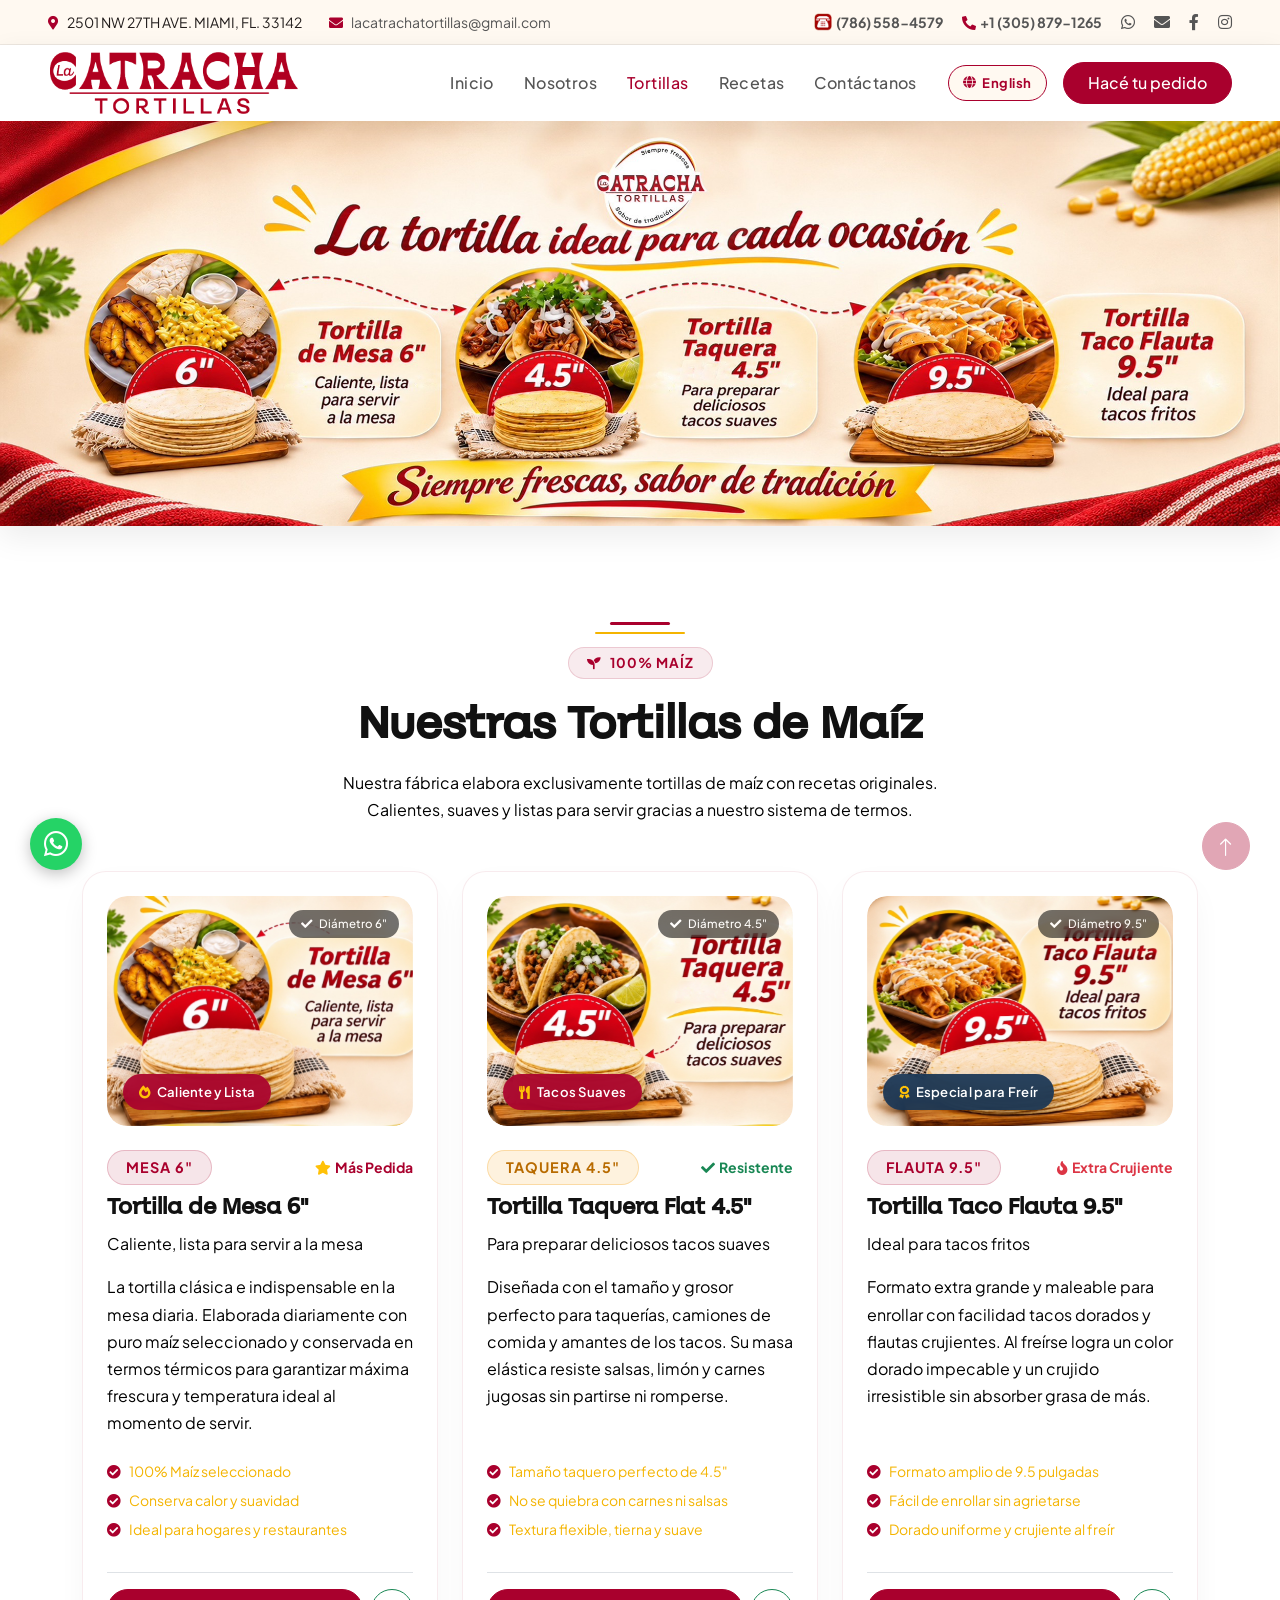
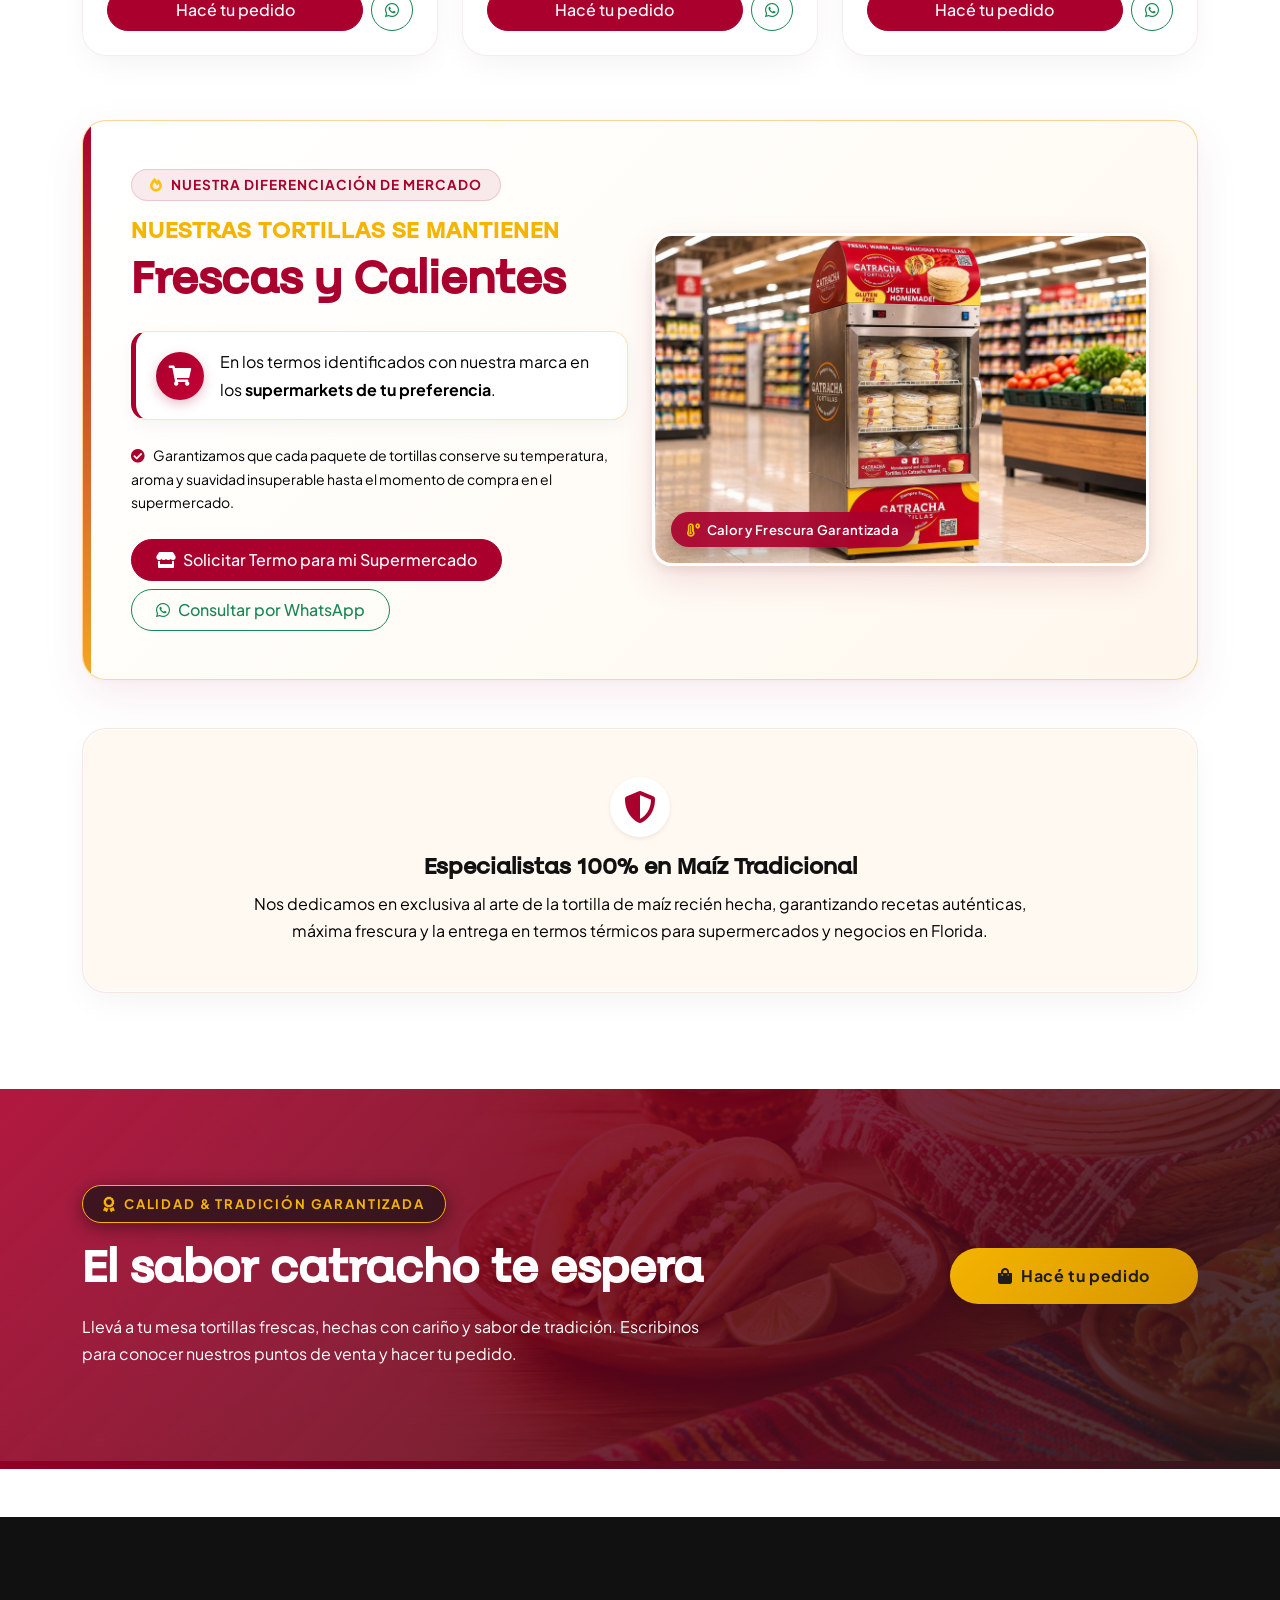
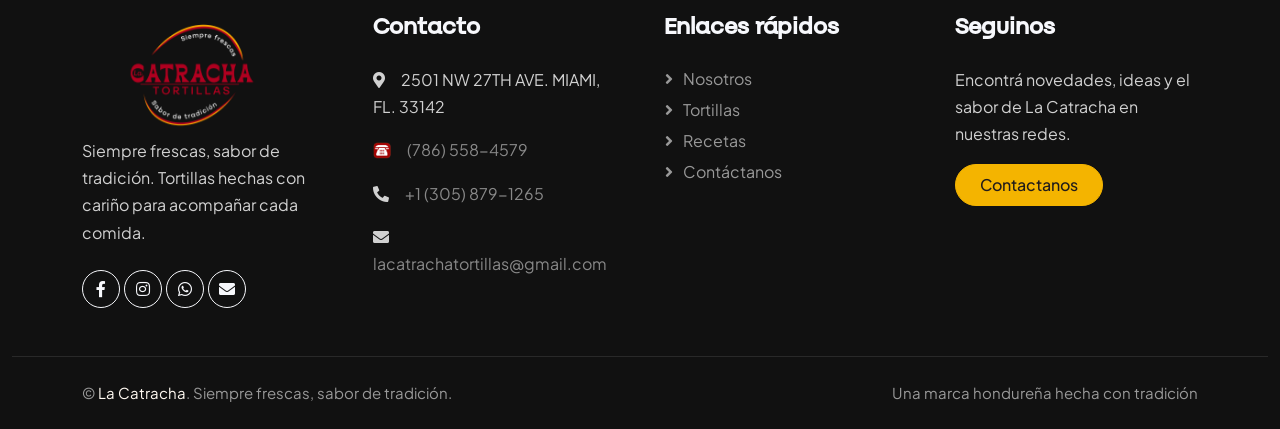
<file: product.html>
<!DOCTYPE html>
<html lang="es">

<head>
    <meta charset="utf-8">
    <title>Tortillas | La Catracha — Siempre frescas, sabor de tradición</title>
    <meta content="width=device-width, initial-scale=1.0" name="viewport">
    <meta name="theme-color" content="#A9002D">
    <meta name="description" content="Descubrí nuestras tortillas de maíz 100% tradicionales La Catracha: Tortilla de Mesa 6 pulgadas, Tortilla Taquera Flat 4.5 pulgadas y Tortilla Taco Flauta 9.5 pulgadas.">
    <meta name="keywords" content="La Catracha, tortillas de maíz, tortilla de mesa 6, tortilla taquera 4.5, tortilla taco flauta 9.5, tortillas frescas Miami, termos calentadores">
    <meta name="author" content="Tortillas La Catracha">
    <meta name="robots" content="index, follow">
    <meta name="geo.region" content="US-FL">
    <meta name="geo.placename" content="Miami, Florida">
    <link rel="alternate" hreflang="es" href="product.html">
    <link rel="alternate" hreflang="en" href="en/product.html">
    <link rel="alternate" hreflang="x-default" href="product.html">

    <!-- Open Graph / Social SEO -->
    <meta property="og:type" content="website">
    <meta property="og:locale" content="es_ES">
    <meta property="og:locale:alternate" content="en_US">
    <meta property="og:site_name" content="La Catracha Tortillas">
    <meta property="og:title" content="Tortillas | La Catracha — Siempre frescas, sabor de tradición">
    <meta property="og:description" content="Especialistas 100% en tortillas de maíz tradicional: Tortilla de Mesa 6&quot;, Taquera Flat 4.5&quot; y Taco Flauta 9.5&quot; con entrega diaria en termos térmicos.">
    <meta property="og:image" content="img/banner-tortillas.jpg">
    <meta property="og:image:alt" content="Catálogo de Tortillas de Maíz La Catracha">

    <!-- Twitter Card -->
    <meta name="twitter:card" content="summary_large_image">
    <meta name="twitter:title" content="Tortillas | La Catracha — Siempre frescas, sabor de tradición">
    <meta name="twitter:description" content="Tortilla de Mesa 6&quot;, Taquera Flat 4.5&quot; y Taco Flauta 9.5&quot;. Maíz 100% seleccionado en Miami, Florida.">
    <meta name="twitter:image" content="img/banner-tortillas.jpg">
    <meta name="twitter:image:alt" content="Catálogo de Tortillas de Maíz La Catracha">

    <link rel="icon" type="image/png" href="img/logo.png">

    <!-- Datos Estructurados Schema.org -->
    <script type="application/ld+json">
    {
      "@context": "https://schema.org",
      "@type": "ItemList",
      "name": "Nuestras Tortillas de Maíz La Catracha",
      "itemListElement": [
        {
          "@type": "ListItem",
          "position": 1,
          "item": {
            "@type": "Product",
            "name": "Tortilla de Mesa 6\"",
            "description": "Tortilla clásica de maíz 100% seleccionado, conservada en termos térmicos para servir caliente a la mesa.",
            "image": "img/tortilla-mesa-6.jpg",
            "brand": { "@type": "Brand", "name": "La Catracha" }
          }
        },
        {
          "@type": "ListItem",
          "position": 2,
          "item": {
            "@type": "Product",
            "name": "Tortilla Taquera Flat 4.5\"",
            "description": "Tortilla de maíz de 4.5 pulgadas con textura flexible y resistente para tacos suaves.",
            "image": "img/tortilla-taquera-4-5.jpg",
            "brand": { "@type": "Brand", "name": "La Catracha" }
          }
        },
        {
          "@type": "ListItem",
          "position": 3,
          "item": {
            "@type": "Product",
            "name": "Tortilla Taco Flauta 9.5\"",
            "description": "Tortilla de maíz extra grande de 9.5 pulgadas, ideal para enrollar flautas y tacos dorados crujientes.",
            "image": "img/tortilla-flauta-9-5.jpg",
            "brand": { "@type": "Brand", "name": "La Catracha" }
          }
        }
      ]
    }
    </script>

    <!-- Tipografías locales de La Catracha -->
    <link rel="preload" href="identidad/Primary%20brand%20typography%20-%20Batica%20Sans/BaticaSans-Regular.otf" as="font" type="font/otf" crossorigin>
    <link rel="preload" href="identidad/Secondary%20brand%20Typography%20-%20Sapiens%20Sans/Hemphill%20Type%20-%20Sapiens%20Regular.otf" as="font" type="font/otf" crossorigin>

    <!-- Google Fonts: Plus Jakarta Sans (Tipografía moderna estilo Historias Scout HN) -->
    <link rel="preconnect" href="https://fonts.googleapis.com">
    <link rel="preconnect" href="https://fonts.gstatic.com" crossorigin>
    <link href="https://fonts.googleapis.com/css2?family=Plus+Jakarta+Sans:ital,wght@0,300;0,400;0,500;0,600;0,700;0,800;1,400;1,600;1,700&display=swap" rel="stylesheet">

    <!-- Icon Font Stylesheet -->
    <link href="https://cdnjs.cloudflare.com/ajax/libs/font-awesome/5.10.0/css/all.min.css" rel="stylesheet">
    <link href="https://cdn.jsdelivr.net/npm/bootstrap-icons@1.4.1/font/bootstrap-icons.css" rel="stylesheet">

    <!-- Libraries Stylesheet -->
    <link href="lib/animate/animate.min.css" rel="stylesheet">
    <link href="lib/owlcarousel/assets/owl.carousel.min.css" rel="stylesheet">

    <!-- Customized Bootstrap Stylesheet -->
    <link href="css/bootstrap.min.css" rel="stylesheet">

    <!-- Template Stylesheet -->
    <link href="css/style.css" rel="stylesheet">
</head>

<body>
    <!-- Spinner Start -->
    <div id="spinner" class="show bg-white position-fixed translate-middle w-100 vh-100 top-50 start-50 d-flex align-items-center justify-content-center">
        <div class="spinner-border text-primary" role="status"></div>
    </div>
    <!-- Spinner End -->


    <!-- Navbar Start -->
    <div class="container-fluid fixed-top px-0 wow fadeIn" data-wow-delay="0.1s">
        <div class="top-bar row gx-0 align-items-center d-none d-lg-flex">
            <div class="col-lg-6 px-4 px-xl-5 text-start">
                <small><i class="fa fa-map-marker-alt me-2 text-primary"></i>2501 NW 27TH AVE. MIAMI, FL. 33142</small>
                <small class="ms-3 ms-xl-4"><i class="fa fa-envelope me-2 text-primary"></i><a class="text-body text-decoration-none" href="mailto:lacatrachatortillas@gmail.com">lacatrachatortillas@gmail.com</a></small>
            </div>
            <div class="col-lg-6 px-4 px-xl-5 text-end">
                <small><img src="img/icon-telefono-fijo.png" alt="Teléfono fijo" class="icon-telefono-fijo me-1"><a class="text-body text-decoration-none fw-bold" href="tel:+17865584579">(786) 558-4579</a></small>
                <small class="ms-3"><i class="fa fa-phone-alt me-1 text-primary"></i><a class="text-body text-decoration-none fw-bold" href="tel:+13058791265">+1 (305) 879-1265</a></small>
                <a class="text-body ms-3" href="https://wa.me/13058791265" target="_blank" rel="noopener noreferrer" aria-label="WhatsApp"><i class="fab fa-whatsapp"></i></a>
                <a class="text-body ms-3" href="mailto:lacatrachatortillas@gmail.com" aria-label="Correo"><i class="fa fa-envelope"></i></a>
                <a class="text-body ms-3" href="https://www.facebook.com/tortillaslacatrachaoficial" target="_blank" rel="noopener noreferrer" aria-label="Facebook"><i class="fab fa-facebook-f"></i></a>
                <a class="text-body ms-3" href="https://www.instagram.com/tortillaslacatrachaoficial" target="_blank" rel="noopener noreferrer" aria-label="Instagram"><i class="fab fa-instagram"></i></a>
            </div>
        </div>

        <nav class="navbar navbar-expand-lg navbar-light py-lg-0 px-lg-5 wow fadeIn" data-wow-delay="0.1s">
            <a href="index.html" class="navbar-brand ms-4 ms-lg-0" aria-label="La Catracha, inicio">
                <img src="img/logo.png" alt="La Catracha Tortillas">
            </a>
            <div class="d-flex align-items-center ms-auto d-lg-none">
                <a class="btn-lang-switch me-2" href="en/product.html" aria-label="Switch to English" title="View in English">
                    <i class="fa fa-globe"></i><span>EN</span>
                </a>
                <button type="button" class="navbar-toggler me-4" data-bs-toggle="collapse" data-bs-target="#navbarCollapse">
                    <span class="navbar-toggler-icon"></span>
                </button>
            </div>
            <div class="collapse navbar-collapse" id="navbarCollapse">
                <div class="navbar-nav ms-auto p-4 p-lg-0">
                    <a href="index.html" class="nav-item nav-link">Inicio</a>
                    <a href="about.html" class="nav-item nav-link">Nosotros</a>
                    <a href="product.html" class="nav-item nav-link active">Tortillas</a>
                    <a href="recetas.html" class="nav-item nav-link">Recetas</a>
                    <a href="contact.html" class="nav-item nav-link">Contáctanos</a>
                </div>
                <div class="d-none d-lg-flex align-items-center ms-2">
                    <a class="btn-lang-switch ms-2" href="en/product.html" aria-label="Switch to English" title="View in English">
                        <i class="fa fa-globe"></i><span>English</span>
                    </a>
                    <a class="btn btn-primary rounded-pill px-4 py-2 ms-3" href="contact.html">Hacé tu pedido</a>
                </div>
            </div>
        </nav>
    </div>
    <!-- Navbar End -->


    <!-- Page Header Start -->
    <div class="container-fluid page-header-full px-0 mb-5 wow fadeIn" data-wow-delay="0.1s">
        <img src="img/banner-tortillas.jpg" alt="La tortilla ideal para cada ocasión - Tortilla de Mesa 6&quot;, Tortilla Taquera Flat 4.5&quot; y Tortilla Taco Flauta 9.5&quot; - La Catracha" class="page-header-full-img">
    </div>
    <!-- Page Header End -->


    <!-- Product Start -->
    <div class="container-xxl py-5" id="tortillas">
        <div class="container">
            <div class="section-header text-center mx-auto mb-5 wow fadeInUp" data-wow-delay="0.1s" style="max-width: 650px;">
                <span class="eyebrow-pill mb-3"><i class="fa fa-seedling me-2"></i>100% Maíz</span>
                <h1 class="display-5 mb-3">Nuestras Tortillas de Maíz</h1>
                <p class="text-muted">Nuestra fábrica elabora exclusivamente tortillas de maíz con recetas originales. Calientes, suaves y listas para servir gracias a nuestro sistema de termos.</p>
            </div>

            <div class="row g-4 justify-content-center">
                <!-- Producto 1: Tortilla de Mesa 6" -->
                <div class="col-lg-4 col-md-6 wow fadeInUp" data-wow-delay="0.1s">
                    <div class="card-3d h-100 d-flex flex-column p-4">
                        <div class="img-3d-frame mb-4">
                            <img src="img/tortilla-mesa-6.jpg" alt="Tortilla de Mesa 6 pulgadas La Catracha - Caliente, lista para servir a la mesa" class="img-fluid w-100" loading="lazy">
                            <div class="img-3d-badge pulse-hot">
                                <i class="fa fa-fire-alt me-1 text-warning"></i> Caliente y Lista
                            </div>
                            <span class="slot-marker-tag"><i class="fa fa-check me-1"></i> Diámetro 6"</span>
                        </div>
                        <div class="d-flex align-items-center justify-content-between mb-2">
                            <span class="pillar-badge pillar-badge-mision">Mesa 6"</span>
                            <span class="text-primary fw-bold small"><i class="fa fa-star text-warning me-1"></i>Más Pedida</span>
                        </div>
                        <h3 class="h4 fw-bold text-dark mb-2">Tortilla de Mesa 6"</h3>
                        <p class="text-primary fw-semibold mb-3">Caliente, lista para servir a la mesa</p>
                        <p class="text-muted mb-4 flex-grow-1">
                            La tortilla clásica e indispensable en la mesa diaria. Elaborada diariamente con puro maíz seleccionado y conservada en termos térmicos para garantizar máxima frescura y temperatura ideal al momento de servir.
                        </p>
                        <ul class="list-unstyled mb-4 small text-secondary">
                            <li class="mb-2"><i class="fa fa-check-circle text-primary me-2"></i>100% Maíz seleccionado</li>
                            <li class="mb-2"><i class="fa fa-check-circle text-primary me-2"></i>Conserva calor y suavidad</li>
                            <li class="mb-2"><i class="fa fa-check-circle text-primary me-2"></i>Ideal para hogares y restaurantes</li>
                        </ul>
                        <div class="d-flex align-items-center pt-3 border-top mt-auto">
                            <a class="btn btn-primary rounded-pill py-2 px-4 flex-grow-1 text-center" href="contact.html">Hacé tu pedido</a>
                            <a class="btn btn-outline-success rounded-circle ms-2" href="https://wa.me/13058791265?text=Hola%20La%20Catracha,%20quisiera%20pedir%20Tortilla%20de%20Mesa%206%22" target="_blank" rel="noopener noreferrer" aria-label="Pedir por WhatsApp" style="width: 42px; height: 42px; display: inline-flex; align-items: center; justify-content: center;">
                                <i class="fab fa-whatsapp"></i>
                            </a>
                        </div>
                    </div>
                </div>

                <!-- Producto 2: Tortilla Taquera Flat 4.5" -->
                <div class="col-lg-4 col-md-6 wow fadeInUp" data-wow-delay="0.2s">
                    <div class="card-3d h-100 d-flex flex-column p-4">
                        <div class="img-3d-frame mb-4">
                            <img src="img/tortilla-taquera-4-5.jpg" alt="Tortilla Taquera Flat 4.5 pulgadas La Catracha - Para preparar deliciosos tacos suaves" class="img-fluid w-100" loading="lazy">
                            <div class="img-3d-badge">
                                <i class="fa fa-utensils me-1 text-warning"></i> Tacos Suaves
                            </div>
                            <span class="slot-marker-tag"><i class="fa fa-check me-1"></i> Diámetro 4.5"</span>
                        </div>
                        <div class="d-flex align-items-center justify-content-between mb-2">
                            <span class="pillar-badge pillar-badge-vision">Taquera 4.5"</span>
                            <span class="text-success fw-bold small"><i class="fa fa-check me-1"></i>Resistente</span>
                        </div>
                        <h3 class="h4 fw-bold text-dark mb-2">Tortilla Taquera Flat 4.5"</h3>
                        <p class="text-primary fw-semibold mb-3">Para preparar deliciosos tacos suaves</p>
                        <p class="text-muted mb-4 flex-grow-1">
                            Diseñada con el tamaño y grosor perfecto para taquerías, camiones de comida y amantes de los tacos. Su masa elástica resiste salsas, limón y carnes jugosas sin partirse ni romperse.
                        </p>
                        <ul class="list-unstyled mb-4 small text-secondary">
                            <li class="mb-2"><i class="fa fa-check-circle text-primary me-2"></i>Tamaño taquero perfecto de 4.5"</li>
                            <li class="mb-2"><i class="fa fa-check-circle text-primary me-2"></i>No se quiebra con carnes ni salsas</li>
                            <li class="mb-2"><i class="fa fa-check-circle text-primary me-2"></i>Textura flexible, tierna y suave</li>
                        </ul>
                        <div class="d-flex align-items-center pt-3 border-top mt-auto">
                            <a class="btn btn-primary rounded-pill py-2 px-4 flex-grow-1 text-center" href="contact.html">Hacé tu pedido</a>
                            <a class="btn btn-outline-success rounded-circle ms-2" href="https://wa.me/13058791265?text=Hola%20La%20Catracha,%20quisiera%20pedir%20Tortilla%20Taquera%20Flat%204.5%22" target="_blank" rel="noopener noreferrer" aria-label="Pedir por WhatsApp" style="width: 42px; height: 42px; display: inline-flex; align-items: center; justify-content: center;">
                                <i class="fab fa-whatsapp"></i>
                            </a>
                        </div>
                    </div>
                </div>

                <!-- Producto 3: Tortilla Taco Flauta 9.5" -->
                <div class="col-lg-4 col-md-6 wow fadeInUp" data-wow-delay="0.3s">
                    <div class="card-3d h-100 d-flex flex-column p-4">
                        <div class="img-3d-frame mb-4">
                            <img src="img/tortilla-flauta-9-5.jpg" alt="Tortilla Taco Flauta 9.5 pulgadas La Catracha - Ideal para tacos fritos" class="img-fluid w-100" loading="lazy">
                            <div class="img-3d-badge badge-florida">
                                <i class="fa fa-award me-1 text-warning"></i> Especial para Freír
                            </div>
                            <span class="slot-marker-tag"><i class="fa fa-check me-1"></i> Diámetro 9.5"</span>
                        </div>
                        <div class="d-flex align-items-center justify-content-between mb-2">
                            <span class="pillar-badge pillar-badge-mision">Flauta 9.5"</span>
                            <span class="text-danger fw-bold small"><i class="fa fa-fire me-1"></i>Extra Crujiente</span>
                        </div>
                        <h3 class="h4 fw-bold text-dark mb-2">Tortilla Taco Flauta 9.5"</h3>
                        <p class="text-primary fw-semibold mb-3">Ideal para tacos fritos</p>
                        <p class="text-muted mb-4 flex-grow-1">
                            Formato extra grande y maleable para enrollar con facilidad tacos dorados y flautas crujientes. Al freírse logra un color dorado impecable y un crujido irresistible sin absorber grasa de más.
                        </p>
                        <ul class="list-unstyled mb-4 small text-secondary">
                            <li class="mb-2"><i class="fa fa-check-circle text-primary me-2"></i>Formato amplio de 9.5 pulgadas</li>
                            <li class="mb-2"><i class="fa fa-check-circle text-primary me-2"></i>Fácil de enrollar sin agrietarse</li>
                            <li class="mb-2"><i class="fa fa-check-circle text-primary me-2"></i>Dorado uniforme y crujiente al freír</li>
                        </ul>
                        <div class="d-flex align-items-center pt-3 border-top mt-auto">
                            <a class="btn btn-primary rounded-pill py-2 px-4 flex-grow-1 text-center" href="contact.html">Hacé tu pedido</a>
                            <a class="btn btn-outline-success rounded-circle ms-2" href="https://wa.me/13058791265?text=Hola%20La%20Catracha,%20quisiera%20pedir%20Tortilla%20Taco%20Flauta%209.5%22" target="_blank" rel="noopener noreferrer" aria-label="Pedir por WhatsApp" style="width: 42px; height: 42px; display: inline-flex; align-items: center; justify-content: center;">
                                <i class="fab fa-whatsapp"></i>
                            </a>
                        </div>
                    </div>
                </div>
            </div>

            <!-- Diferenciación de Mercado: Termos Térmicos en Supermarkets -->
            <div class="row mt-5 pt-3">
                <div class="col-12 wow fadeInUp" data-wow-delay="0.1s">
                    <div class="termo-showcase-card p-4 p-lg-5">
                        <div class="row g-4 align-items-center">
                            <!-- Columna Información y Especificaciones -->
                            <div class="col-lg-6">
                                <span class="eyebrow-pill mb-3">
                                    <i class="fa fa-fire-alt text-warning me-2"></i>Nuestra Diferenciación de Mercado
                                </span>
                                <h2 class="h4 text-uppercase text-secondary fw-bold mb-1" style="letter-spacing: 1px;">
                                    Nuestras Tortillas Se Mantienen
                                </h2>
                                <h3 class="display-5 fw-bold mb-4" style="color: #A9002D; font-family: var(--font-primary);">
                                    Frescas y Calientes
                                </h3>

                                <div class="termo-supermarket-banner mb-4">
                                    <div class="termo-supermarket-icon">
                                        <i class="fa fa-shopping-cart"></i>
                                    </div>
                                    <p class="mb-0 fw-semibold text-dark fs-6">
                                        En los termos identificados con nuestra marca en los <strong>supermarkets de tu preferencia</strong>.
                                    </p>
                                </div>

                                <p class="text-muted small mb-4">
                                    <i class="fa fa-check-circle text-primary me-2"></i>Garantizamos que cada paquete de tortillas conserve su temperatura, aroma y suavidad insuperable hasta el momento de compra en el supermercado.
                                </p>

                                <div class="d-flex flex-wrap gap-2">
                                    <a class="btn btn-primary rounded-pill py-2 px-4" href="contact.html">
                                        <i class="fa fa-store me-2"></i>Solicitar Termo para mi Supermercado
                                    </a>
                                    <a class="btn btn-outline-success rounded-pill py-2 px-4" href="https://wa.me/13058791265?text=Hola%20La%20Catracha,%20tengo%20un%20supermercado%20y%20quisiera%20informaci%C3%B3n%20sobre%20sus%20termos%20calentadores" target="_blank" rel="noopener noreferrer">
                                        <i class="fab fa-whatsapp me-2"></i>Consultar por WhatsApp
                                    </a>
                                </div>
                            </div>

                            <!-- Columna Imagen Promocional del Termo -->
                            <div class="col-lg-6">
                                <div class="termo-img-wrapper">
                                    <img src="img/termos-calentadores.jpg" alt="Termos térmicos de Tortillas La Catracha en supermercados - Mantienen las tortillas frescas y calientes" class="img-fluid" loading="lazy">
                                    <div class="img-3d-badge pulse-hot">
                                        <i class="fa fa-temperature-high text-warning me-1"></i> Calor y Frescura Garantizada
                                    </div>
                                </div>
                            </div>
                        </div>
                    </div>
                </div>
            </div>

            <!-- Nota sobre exclusividad de Maíz -->
            <div class="row mt-5">
                <div class="col-12 wow fadeInUp" data-wow-delay="0.2s">
                    <div class="card-3d bg-light p-4 p-md-5 text-center">
                        <div class="d-inline-flex align-items-center justify-content-center p-3 bg-white rounded-circle text-primary shadow-sm mb-3" style="width: 60px; height: 60px;">
                            <i class="fa fa-shield-alt fa-2x"></i>
                        </div>
                        <h4 class="mb-2 text-dark">Especialistas 100% en Maíz Tradicional</h4>
                        <p class="mb-0 text-muted mx-auto" style="max-width: 780px;">
                            Nos dedicamos en exclusiva al arte de la tortilla de maíz recién hecha, garantizando recetas auténticas, máxima frescura y la entrega en termos térmicos para supermercados y negocios en Florida.
                        </p>
                    </div>
                </div>
            </div>

        </div>
    </div>
    <!-- Product End -->


    <!-- Firm Visit Start (Parallax Showcase Banner) -->
    <div class="container-fluid parallax-banner mt-5 py-6" id="firm-visit">
        <div class="parallax-bg" style="background-image: url('identidad/flex01.jpg');"></div>
        <div class="parallax-overlay"></div>
        <div class="container position-relative">
            <div class="row g-5 align-items-center">
                <div class="col-md-7 wow fadeIn" data-wow-delay="0.1s">
                    <div class="hero-badge-tag mb-3">
                        <i class="fa fa-award"></i> Calidad & Tradición Garantizada
                    </div>
                    <h1 class="display-5 text-white mb-3">El sabor catracho te espera</h1>
                    <p class="text-white mb-0 lead-text">Llevá a tu mesa tortillas frescas, hechas con cariño y sabor de tradición. Escribinos para conocer nuestros puntos de venta y hacer tu pedido.</p>
                </div>
                <div class="col-md-5 text-md-end wow fadeIn" data-wow-delay="0.5s">
                    <a class="btn btn-prixima-gold rounded-pill py-3 px-5 shadow-lg" href="contact.html"><i class="fa fa-shopping-bag me-2"></i>Hacé tu pedido</a>
                </div>
            </div>
        </div>
    </div>
    <!-- Firm Visit End -->


    <!-- Footer Start -->
    <div class="container-fluid bg-dark footer mt-5 pt-5 wow fadeIn" data-wow-delay="0.1s">
        <div class="container py-5">
            <div class="row g-5">
                <div class="col-lg-3 col-md-6">
                    <a href="index.html" class="footer-brand" aria-label="La Catracha, inicio"><img src="identidad/La%20Catracha%20-%20Emblem%20(Burgundy%20and%20white).png" alt="La Catracha — Tortillas" loading="lazy"></a>
                    <p>Siempre frescas, sabor de tradición. Tortillas hechas con cariño para acompañar cada comida.</p>
                    <div class="d-flex pt-2">
                        <a class="btn btn-square btn-outline-light rounded-circle me-1" href="https://www.facebook.com/tortillaslacatrachaoficial" target="_blank" rel="noopener noreferrer" aria-label="Facebook"><i class="fab fa-facebook-f"></i></a>
                        <a class="btn btn-square btn-outline-light rounded-circle me-1" href="https://www.instagram.com/tortillaslacatrachaoficial" target="_blank" rel="noopener noreferrer" aria-label="Instagram"><i class="fab fa-instagram"></i></a>
                        <a class="btn btn-square btn-outline-light rounded-circle me-1" href="https://wa.me/13058791265" target="_blank" rel="noopener noreferrer" aria-label="WhatsApp"><i class="fab fa-whatsapp"></i></a>
                        <a class="btn btn-square btn-outline-light rounded-circle me-0" href="mailto:lacatrachatortillas@gmail.com" aria-label="Correo"><i class="fa fa-envelope"></i></a>
                    </div>
                </div>
                <div class="col-lg-3 col-md-6">
                    <h4 class="text-light mb-4">Contacto</h4>
                    <p><i class="fa fa-map-marker-alt me-3"></i>2501 NW 27TH AVE. MIAMI, FL. 33142</p>
                    <p><img src="img/icon-telefono-fijo.png" alt="Teléfono fijo" class="icon-telefono-fijo me-3"><a class="text-white-50 text-decoration-none" href="tel:+17865584579">(786) 558-4579</a></p>
                    <p><i class="fa fa-phone-alt me-3"></i><a class="text-white-50 text-decoration-none" href="tel:+13058791265">+1 (305) 879-1265</a></p>
                    <p><i class="fa fa-envelope me-3"></i><a class="text-white-50 text-decoration-none" href="mailto:lacatrachatortillas@gmail.com">lacatrachatortillas@gmail.com</a></p>
                </div>
                <div class="col-lg-3 col-md-6">
                    <h4 class="text-light mb-4">Enlaces rápidos</h4>
                    <a class="btn btn-link" href="about.html">Nosotros</a>
                    <a class="btn btn-link" href="product.html">Tortillas</a>
                    <a class="btn btn-link" href="recetas.html">Recetas</a>
                    <a class="btn btn-link" href="contact.html">Contáctanos</a>
                </div>
                <div class="col-lg-3 col-md-6">
                    <h4 class="text-light mb-4">Seguinos</h4>
                    <p>Encontrá novedades, ideas y el sabor de La Catracha en nuestras redes.</p>
                    <a href="contact.html" class="btn btn-secondary rounded-pill py-2 px-4">Contactanos</a>
                </div>
            </div>
        </div>
        <div class="container-fluid copyright">
            <div class="container">
                <div class="row">
                    <div class="col-md-6 text-center text-md-start mb-3 mb-md-0">
                        &copy; <a href="index.html">La Catracha</a>. Siempre frescas, sabor de tradición.
                    </div>
                    <div class="col-md-6 text-center text-md-end">
                        Una marca hondureña hecha con tradición
                    </div>
                </div>
            </div>
        </div>
    </div>
    <!-- Footer End -->


    <!-- WhatsApp Floating Button -->
    <a href="https://wa.me/13058791265" class="btn-whatsapp-floating" target="_blank" rel="noopener noreferrer" aria-label="Hacer pedido por WhatsApp">
        <i class="fab fa-whatsapp"></i>
    </a>

    <!-- Back to Top -->
    <a href="#" class="btn btn-lg btn-primary btn-lg-square rounded-circle back-to-top"><i class="bi bi-arrow-up"></i></a>


    <!-- JavaScript Libraries -->
    <script src="https://code.jquery.com/jquery-3.4.1.min.js"></script>
    <script src="https://cdn.jsdelivr.net/npm/bootstrap@5.0.0/dist/js/bootstrap.bundle.min.js"></script>
    <script src="lib/wow/wow.min.js"></script>
    <script src="lib/easing/easing.min.js"></script>
    <script src="lib/waypoints/waypoints.min.js"></script>
    <script src="lib/owlcarousel/owl.carousel.min.js"></script>

    <!-- Template Javascript -->
    <script src="js/main.js"></script>
</body>

</html>
</file>
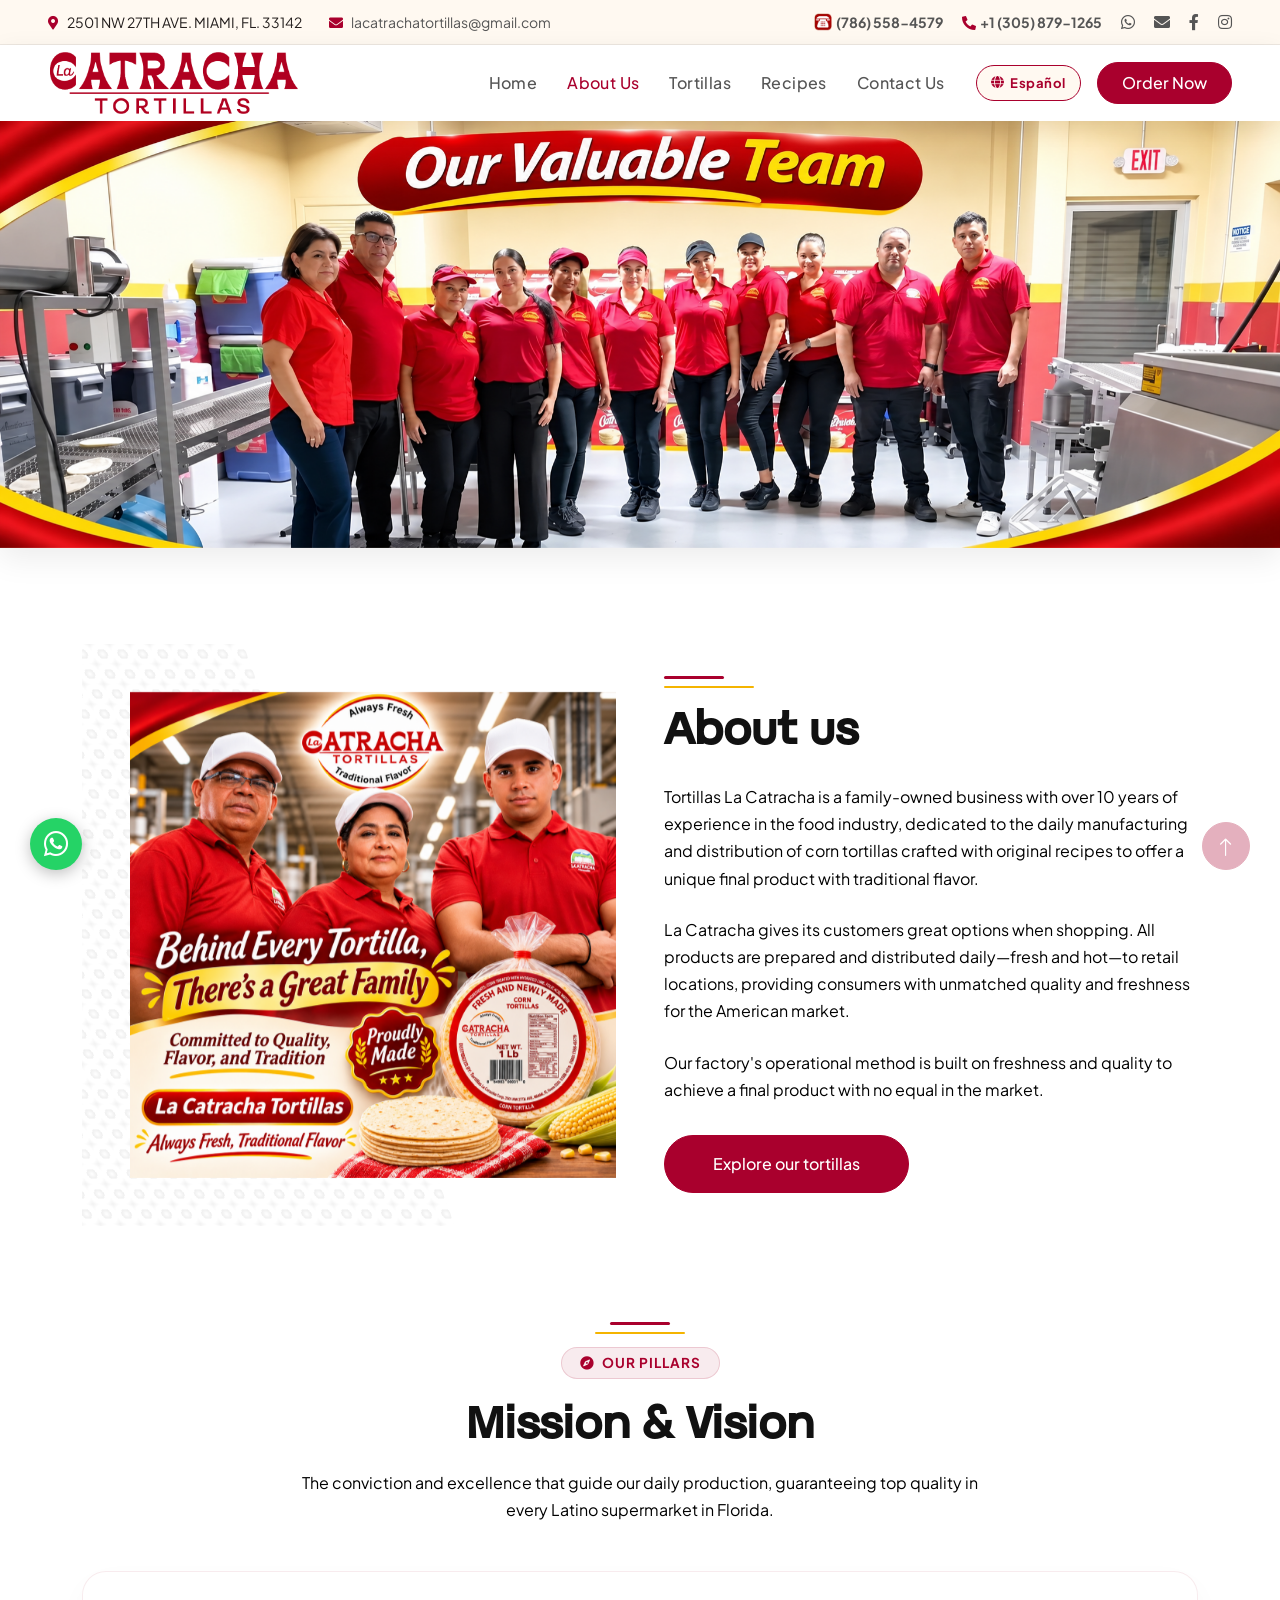
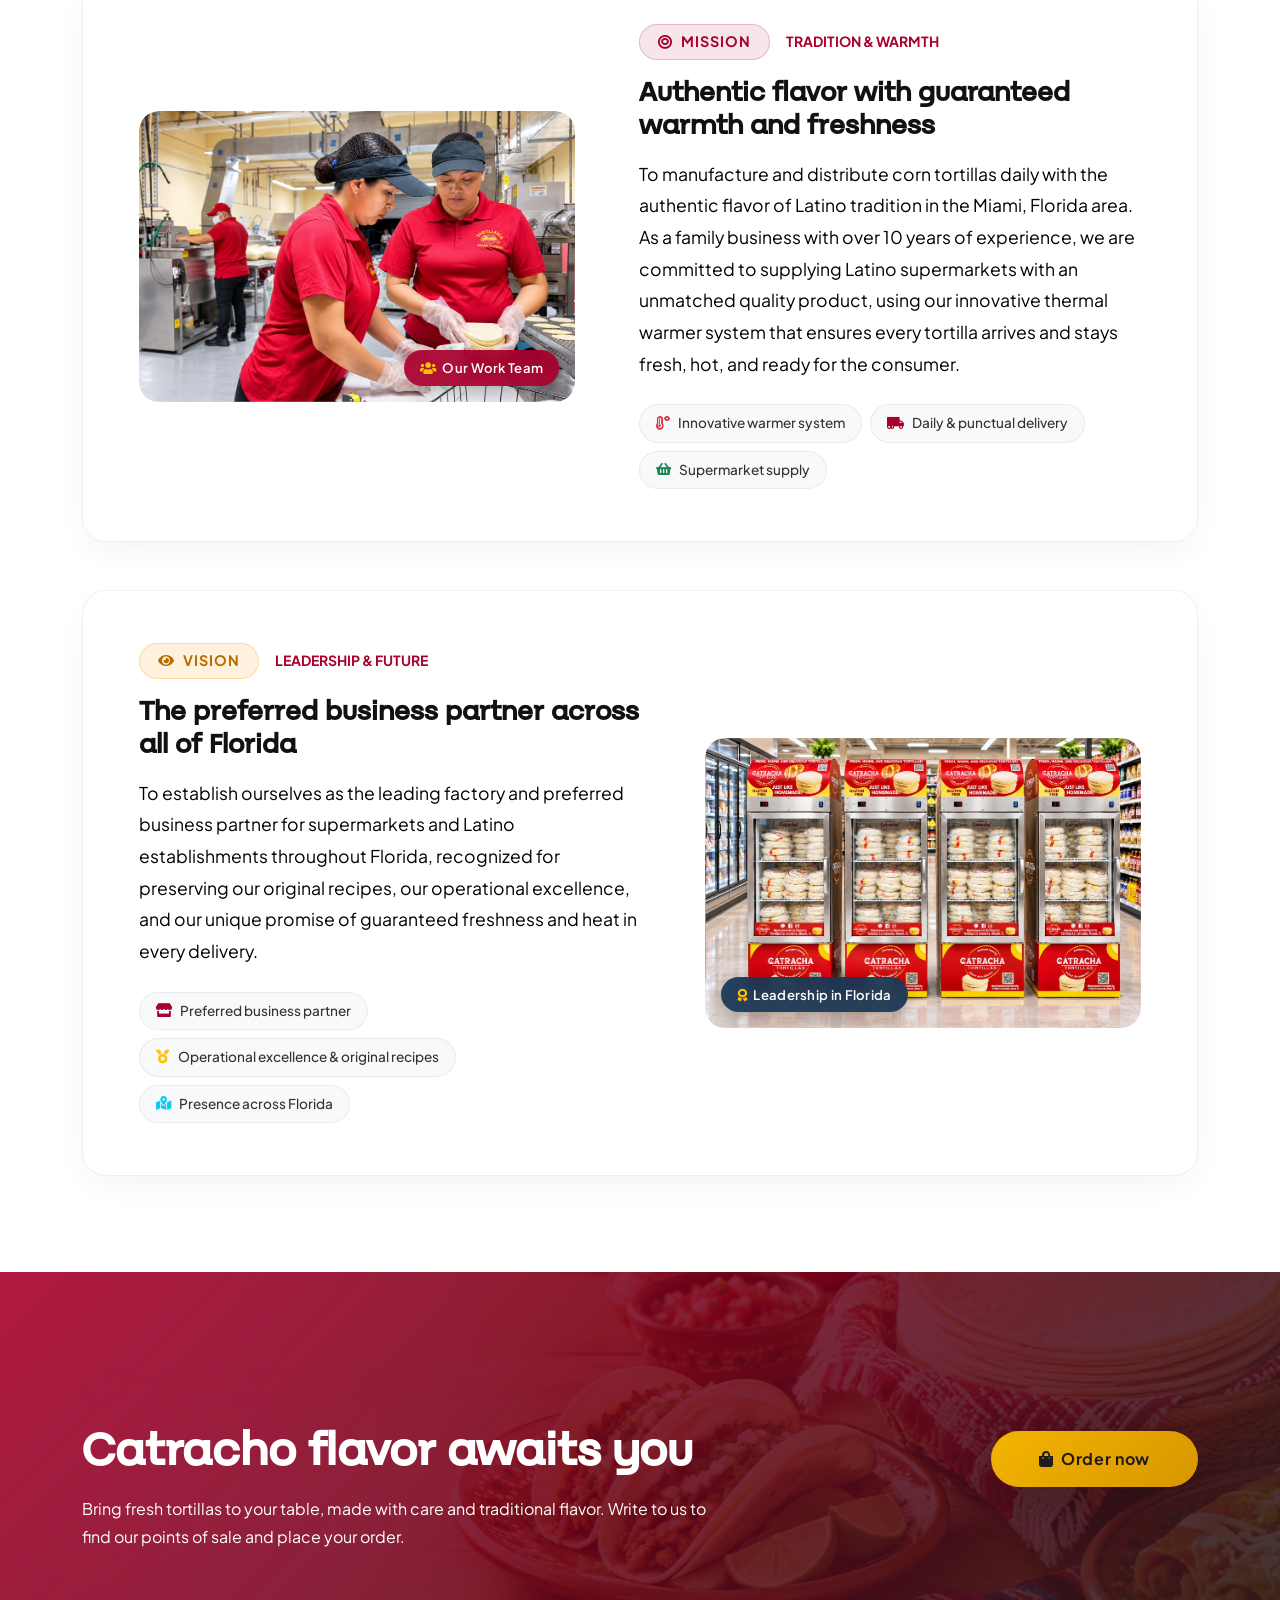
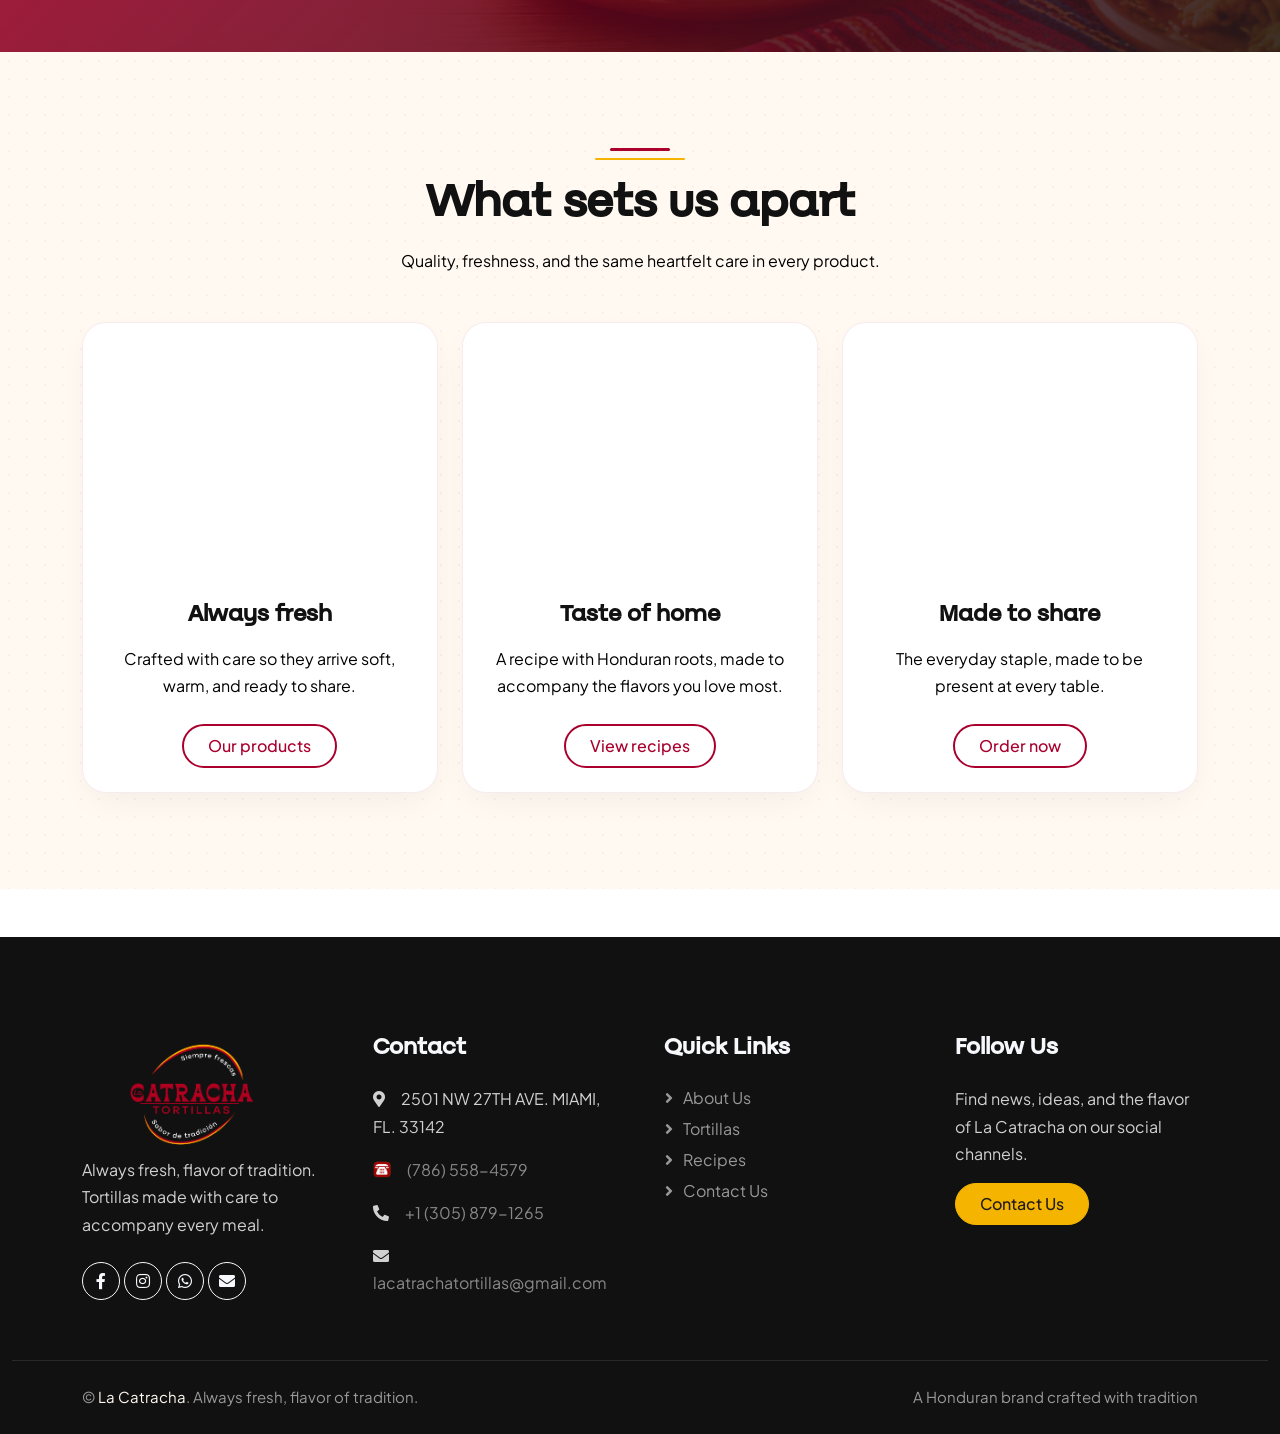
<file: en/about.html>
<!DOCTYPE html>
<html lang="en">

<head>
    <meta charset="utf-8">
    <title>About Us | La Catracha — Always Fresh Tortillas, Flavor of Tradition</title>
    <meta content="width=device-width, initial-scale=1.0" name="viewport">
    <meta name="theme-color" content="#A9002D">
    <meta name="description" content="Learn the story, mission, and vision of Tortillas La Catracha: over 10 years crafting fresh, hot corn tortillas in Miami, Florida.">
    <meta name="keywords" content="La Catracha, story, mission and vision, Honduran tortillas, tortilla factory Miami, about us">
    <meta name="author" content="Tortillas La Catracha">
    <meta name="robots" content="index, follow">
    <meta name="geo.region" content="US-FL">
    <meta name="geo.placename" content="Miami, Florida">
    <link rel="alternate" hreflang="en" href="about.html">
    <link rel="alternate" hreflang="es" href="../about.html">
    <link rel="alternate" hreflang="x-default" href="../about.html">

    <!-- Open Graph / Social SEO -->
    <meta property="og:type" content="website">
    <meta property="og:locale" content="en_US">
    <meta property="og:locale:alternate" content="es_ES">
    <meta property="og:site_name" content="La Catracha Tortillas">
    <meta property="og:title" content="About Us | La Catracha — Always Fresh Tortillas, Flavor of Tradition">
    <meta property="og:description" content="Family-owned business with over 10 years of experience manufacturing and delivering fresh, hot corn tortillas in Miami, Florida.">
    <meta property="og:image" content="../img/banner-nosotros.jpg">
    <meta property="og:image:alt" content="Our Valued Team - Tortillas La Catracha">

    <!-- Twitter Card -->
    <meta name="twitter:card" content="summary_large_image">
    <meta name="twitter:title" content="About Us | La Catracha — Always Fresh Tortillas, Flavor of Tradition">
    <meta name="twitter:description" content="Learn the story, mission, and vision of Tortillas La Catracha in Miami, Florida.">
    <meta name="twitter:image" content="../img/banner-nosotros.jpg">
    <meta name="twitter:image:alt" content="Our Valued Team - Tortillas La Catracha">

    <link rel="icon" type="image/png" href="../img/logo.png">

    <!-- Schema.org Structured Data -->
    <script type="application/ld+json">
    {
      "@context": "https://schema.org",
      "@type": "AboutPage",
      "name": "About Us | Tortillas La Catracha",
      "description": "Story, mission, and vision of Tortillas La Catracha, a family-owned business crafting fresh corn tortillas daily in Miami, Florida.",
      "mainEntity": {
        "@type": "Organization",
        "name": "Tortillas La Catracha",
        "logo": "../img/logo.png",
        "email": "lacatrachatortillas@gmail.com",
        "telephone": "+1-305-879-1265",
        "address": {
          "@type": "PostalAddress",
          "streetAddress": "2501 NW 27TH AVE",
          "addressLocality": "Miami",
          "addressRegion": "FL",
          "postalCode": "33142",
          "addressCountry": "US"
        }
      }
    }
    </script>

    <!-- Tipografías locales de La Catracha -->
    <link rel="preload" href="../identidad/Primary%20brand%20typography%20-%20Batica%20Sans/BaticaSans-Regular.otf" as="font" type="font/otf" crossorigin>
    <link rel="preload" href="../identidad/Secondary%20brand%20Typography%20-%20Sapiens%20Sans/Hemphill%20Type%20-%20Sapiens%20Regular.otf" as="font" type="font/otf" crossorigin>

    <!-- Google Fonts: Plus Jakarta Sans -->
    <link rel="preconnect" href="https://fonts.googleapis.com">
    <link rel="preconnect" href="https://fonts.gstatic.com" crossorigin>
    <link href="https://fonts.googleapis.com/css2?family=Plus+Jakarta+Sans:ital,wght@0,300;0,400;0,500;0,600;0,700;0,800;1,400;1,600;1,700&display=swap" rel="stylesheet">

    <!-- Icon Font Stylesheet -->
    <link href="https://cdnjs.cloudflare.com/ajax/libs/font-awesome/5.10.0/css/all.min.css" rel="stylesheet">
    <link href="https://cdn.jsdelivr.net/npm/bootstrap-icons@1.4.1/font/bootstrap-icons.css" rel="stylesheet">

    <!-- Libraries Stylesheet -->
    <link href="../lib/animate/animate.min.css" rel="stylesheet">
    <link href="../lib/owlcarousel/assets/owl.carousel.min.css" rel="stylesheet">

    <!-- Customized Bootstrap Stylesheet -->
    <link href="../css/bootstrap.min.css" rel="stylesheet">

    <!-- Template Stylesheet -->
    <link href="../css/style.css" rel="stylesheet">
</head>

<body>
    <!-- Spinner Start -->
    <div id="spinner" class="show bg-white position-fixed translate-middle w-100 vh-100 top-50 start-50 d-flex align-items-center justify-content-center">
        <div class="spinner-border text-primary" role="status"></div>
    </div>
    <!-- Spinner End -->


    <!-- Navbar Start -->
    <div class="container-fluid fixed-top px-0 wow fadeIn" data-wow-delay="0.1s">
        <div class="top-bar row gx-0 align-items-center d-none d-lg-flex">
            <div class="col-lg-6 px-4 px-xl-5 text-start">
                <small><i class="fa fa-map-marker-alt me-2 text-primary"></i>2501 NW 27TH AVE. MIAMI, FL. 33142</small>
                <small class="ms-3 ms-xl-4"><i class="fa fa-envelope me-2 text-primary"></i><a class="text-body text-decoration-none" href="mailto:lacatrachatortillas@gmail.com">lacatrachatortillas@gmail.com</a></small>
            </div>
            <div class="col-lg-6 px-4 px-xl-5 text-end">
                <small><img src="../img/icon-telefono-fijo.png" alt="Landline phone" class="icon-telefono-fijo me-1"><a class="text-body text-decoration-none fw-bold" href="tel:+17865584579">(786) 558-4579</a></small>
                <small class="ms-3"><i class="fa fa-phone-alt me-1 text-primary"></i><a class="text-body text-decoration-none fw-bold" href="tel:+13058791265">+1 (305) 879-1265</a></small>
                <a class="text-body ms-3" href="https://wa.me/13058791265" target="_blank" rel="noopener noreferrer" aria-label="WhatsApp"><i class="fab fa-whatsapp"></i></a>
                <a class="text-body ms-3" href="mailto:lacatrachatortillas@gmail.com" aria-label="Email"><i class="fa fa-envelope"></i></a>
                <a class="text-body ms-3" href="https://www.facebook.com/tortillaslacatrachaoficial" target="_blank" rel="noopener noreferrer" aria-label="Facebook"><i class="fab fa-facebook-f"></i></a>
                <a class="text-body ms-3" href="https://www.instagram.com/tortillaslacatrachaoficial" target="_blank" rel="noopener noreferrer" aria-label="Instagram"><i class="fab fa-instagram"></i></a>
            </div>
        </div>

        <nav class="navbar navbar-expand-lg navbar-light py-lg-0 px-lg-5 wow fadeIn" data-wow-delay="0.1s">
            <a href="index.html" class="navbar-brand ms-4 ms-lg-0" aria-label="La Catracha, home">
                <img src="../img/logo.png" alt="La Catracha Tortillas">
            </a>
            <div class="d-flex align-items-center ms-auto d-lg-none">
                <a class="btn-lang-switch me-2" href="../about.html" aria-label="Cambiar idioma a Español" title="Ver en Español">
                    <i class="fa fa-globe"></i><span>ES</span>
                </a>
                <button type="button" class="navbar-toggler me-4" data-bs-toggle="collapse" data-bs-target="#navbarCollapse">
                    <span class="navbar-toggler-icon"></span>
                </button>
            </div>
            <div class="collapse navbar-collapse" id="navbarCollapse">
                <div class="navbar-nav ms-auto p-4 p-lg-0">
                    <a href="index.html" class="nav-item nav-link">Home</a>
                    <a href="about.html" class="nav-item nav-link active">About Us</a>
                    <a href="product.html" class="nav-item nav-link">Tortillas</a>
                    <a href="recetas.html" class="nav-item nav-link">Recipes</a>
                    <a href="contact.html" class="nav-item nav-link">Contact Us</a>
                </div>
                <div class="d-none d-lg-flex align-items-center ms-2">
                    <a class="btn-lang-switch ms-2" href="../about.html" aria-label="Cambiar idioma a Español" title="Ver en Español">
                        <i class="fa fa-globe"></i><span>Español</span>
                    </a>
                    <a class="btn btn-primary rounded-pill px-4 py-2 ms-3" href="contact.html">Order Now</a>
                </div>
            </div>
        </nav>
    </div>
    <!-- Navbar End -->


    <!-- Page Header Start -->
    <div class="container-fluid page-header-full px-0 mb-5 wow fadeIn" data-wow-delay="0.1s">
        <img src="../img/banner-nosotros-en.png" alt="Our Valued Team - Tortillas La Catracha" class="page-header-full-img">
    </div>
    <!-- Page Header End -->


    <!-- About Start -->
    <div class="container-xxl py-5">
        <div class="container">
            <div class="row g-5 align-items-center">
                <div class="col-lg-6 wow fadeIn" data-wow-delay="0.1s">
                    <div class="about-img position-relative overflow-hidden p-5 pe-0">
                        <img class="img-fluid w-100" src="../img/nosotros-familia-en.png" alt="Tortillas La Catracha Family - Family-owned business">
                    </div>
                </div>
                <div class="col-lg-6 wow fadeIn" data-wow-delay="0.5s">
                    <div class="section-header text-start mb-4">
                        <h1 class="display-5 mb-4">About us</h1>
                    </div>
                    <p class="mb-4">Tortillas La Catracha is a family-owned business with over 10 years of experience in the food industry, dedicated to the daily manufacturing and distribution of corn tortillas crafted with original recipes to offer a unique final product with traditional flavor.</p>
                    <p class="mb-4">La Catracha gives its customers great options when shopping. All products are prepared and distributed daily—fresh and hot—to retail locations, providing consumers with unmatched quality and freshness for the American market.</p>
                    <p class="mb-4">Our factory's operational method is built on freshness and quality to achieve a final product with no equal in the market.</p>
                    <a class="btn btn-primary rounded-pill py-3 px-5 mt-2" href="product.html">Explore our tortillas</a>
                </div>
            </div>
        </div>
    </div>
    <!-- About End -->


    <!-- Mission & Vision Start -->
    <div class="container-xxl py-5 mv-section-wrapper">
        <div class="container">
            <div class="section-header text-center mx-auto mb-5 wow fadeInUp" data-wow-delay="0.1s" style="max-width: 680px;">
                <span class="eyebrow-pill mb-3"><i class="fa fa-compass me-2"></i>Our Pillars</span>
                <h1 class="display-5 mb-3">Mission & Vision</h1>
                <p class="text-muted">The conviction and excellence that guide our daily production, guaranteeing top quality in every Latino supermarket in Florida.</p>
            </div>

            <!-- Card 1: Mission -->
            <div class="mv-card-context mb-5 wow fadeInUp" data-wow-delay="0.2s">
                <div class="card-3d mv-component p-4 p-md-5">
                    <div class="mv-grid-layout">
                        <div class="mv-image-slot">
                            <div class="img-3d-frame" style="aspect-ratio: 3 / 2;">
                                <img src="../img/nosotros-mision.jpg" alt="Our Valued Work Team - Tortillas La Catracha" class="img-fluid w-100" loading="lazy">
                                <div class="img-3d-badge pulse-hot" style="left: auto; right: 16px;">
                                    <i class="fa fa-users me-1 text-warning"></i> Our Work Team
                                </div>
                            </div>
                        </div>

                        <div class="mv-content-slot">
                            <div class="d-inline-flex align-items-center mb-3">
                                <span class="pillar-badge pillar-badge-mision me-3">
                                    <i class="fa fa-bullseye me-2 icon-spring"></i>Mission
                                </span>
                                <span class="text-primary fw-bold text-uppercase small tracking-wide">Tradition & Warmth</span>
                            </div>
                            <h2 class="h3 mb-3 fw-bold text-dark">Authentic flavor with guaranteed warmth and freshness</h2>
                            <p class="mv-lead text-secondary mb-4">
                                To manufacture and distribute corn tortillas daily with the authentic flavor of Latino tradition in the Miami, Florida area. As a family business with over 10 years of experience, we are committed to supplying Latino supermarkets with an unmatched quality product, using our innovative thermal warmer system that ensures every tortilla arrives and stays fresh, hot, and ready for the consumer.
                            </p>
                            <div class="mv-highlights">
                                <div class="mv-highlight-chip">
                                    <i class="fa fa-temperature-high text-danger me-2"></i>
                                    <span>Innovative warmer system</span>
                                </div>
                                <div class="mv-highlight-chip">
                                    <i class="fa fa-truck-moving text-primary me-2"></i>
                                    <span>Daily & punctual delivery</span>
                                </div>
                                <div class="mv-highlight-chip">
                                    <i class="fa fa-shopping-basket text-success me-2"></i>
                                    <span>Supermarket supply</span>
                                </div>
                            </div>
                        </div>
                    </div>
                </div>
            </div>

            <!-- Card 2: Vision -->
            <div class="mv-card-context wow fadeInUp" data-wow-delay="0.3s">
                <div class="card-3d mv-component p-4 p-md-5">
                    <div class="mv-grid-layout mv-grid-layout-reverse">
                        <div class="mv-image-slot">
                            <div class="img-3d-frame" style="aspect-ratio: 3 / 2;">
                                <img src="../img/nosotros-vision.jpg" alt="Tortillas La Catracha Vision - Leading factory in Florida supermarkets" class="img-fluid w-100" loading="lazy">
                                <div class="img-3d-badge badge-florida">
                                    <i class="fa fa-award me-1 text-warning"></i> Leadership in Florida
                                </div>
                            </div>
                        </div>

                        <div class="mv-content-slot">
                            <div class="d-inline-flex align-items-center mb-3">
                                <span class="pillar-badge pillar-badge-vision me-3">
                                    <i class="fa fa-eye me-2 icon-spring"></i>Vision
                                </span>
                                <span class="text-primary fw-bold text-uppercase small tracking-wide">Leadership & Future</span>
                            </div>
                            <h2 class="h3 mb-3 fw-bold text-dark">The preferred business partner across all of Florida</h2>
                            <p class="mv-lead text-secondary mb-4">
                                To establish ourselves as the leading factory and preferred business partner for supermarkets and Latino establishments throughout Florida, recognized for preserving our original recipes, our operational excellence, and our unique promise of guaranteed freshness and heat in every delivery.
                            </p>
                            <div class="mv-highlights">
                                <div class="mv-highlight-chip">
                                    <i class="fa fa-store text-primary me-2"></i>
                                    <span>Preferred business partner</span>
                                </div>
                                <div class="mv-highlight-chip">
                                    <i class="fa fa-medal text-warning me-2"></i>
                                    <span>Operational excellence & original recipes</span>
                                </div>
                                <div class="mv-highlight-chip">
                                    <i class="fa fa-map-marked-alt text-info me-2"></i>
                                    <span>Presence across Florida</span>
                                </div>
                            </div>
                        </div>
                    </div>
                </div>
            </div>

        </div>
    </div>
    <!-- Mission & Vision End -->


    <!-- Firm Visit Start (Parallax Showcase Banner) -->
    <div class="container-fluid parallax-banner mt-5 py-6" id="firm-visit">
        <div class="parallax-bg" style="background-image: url('../identidad/flex01.jpg');"></div>
        <div class="parallax-overlay"></div>
        <div class="container position-relative">
            <div class="row g-5 align-items-center">
                <div class="col-md-7 wow fadeIn" data-wow-delay="0.1s">
                    <div class="hero-badge-tag mb-3">
                        <i class="fa fa-award"></i> Guaranteed Quality & Tradition
                    </div>
                    <h1 class="display-5 text-white mb-3">Catracho flavor awaits you</h1>
                    <p class="text-white mb-0 lead-text">Bring fresh tortillas to your table, made with care and traditional flavor. Write to us to find our points of sale and place your order.</p>
                </div>
                <div class="col-md-5 text-md-end wow fadeIn" data-wow-delay="0.5s">
                    <a class="btn btn-prixima-gold rounded-pill py-3 px-5 shadow-lg" href="contact.html"><i class="fa fa-shopping-bag me-2"></i>Order now</a>
                </div>
            </div>
        </div>
    </div>
    <!-- Firm Visit End -->


    <!-- Feature Start -->
    <div class="container-fluid bg-light bg-icon py-6">
        <div class="container">
            <div class="section-header text-center mx-auto mb-5 wow fadeInUp" data-wow-delay="0.1s" style="max-width: 500px;">
                <h1 class="display-5 mb-3">What sets us apart</h1>
                <p>Quality, freshness, and the same heartfelt care in every product.</p>
            </div>
            <div class="row g-4">
                <div class="col-lg-4 col-md-6 wow fadeInUp" data-wow-delay="0.1s">
                    <div class="card-3d bg-white text-center h-100 p-4 d-flex flex-column">
                        <div class="img-3d-frame mb-4">
                            <img src="../img/nosotros-siempre-frescas.jpg" alt="Always fresh - La Catracha hot and freshly made corn tortillas" class="img-fluid w-100" loading="lazy">
                        </div>
                        <h4 class="mb-3">Always fresh</h4>
                        <p class="mb-4 flex-grow-1">Crafted with care so they arrive soft, warm, and ready to share.</p>
                        <div class="mt-auto">
                            <a class="btn btn-outline-primary border-2 py-2 px-4 rounded-pill" href="product.html">Our products</a>
                        </div>
                    </div>
                </div>
                <div class="col-lg-4 col-md-6 wow fadeInUp" data-wow-delay="0.3s">
                    <div class="card-3d bg-white text-center h-100 p-4 d-flex flex-column">
                        <div class="img-3d-frame mb-4">
                            <img src="../img/nosotros-sabor-de-casa.jpg" alt="Taste of home - La Catracha tortillas with authentic traditional flavor" class="img-fluid w-100" loading="lazy">
                        </div>
                        <h4 class="mb-3">Taste of home</h4>
                        <p class="mb-4 flex-grow-1">A recipe with Honduran roots, made to accompany the flavors you love most.</p>
                        <div class="mt-auto">
                            <a class="btn btn-outline-primary border-2 py-2 px-4 rounded-pill" href="recetas.html">View recipes</a>
                        </div>
                    </div>
                </div>
                <div class="col-lg-4 col-md-6 wow fadeInUp" data-wow-delay="0.5s">
                    <div class="card-3d bg-white text-center h-100 p-4 d-flex flex-column">
                        <div class="img-3d-frame mb-4">
                            <img src="../img/nosotros-para-compartir.jpg" alt="Made to share - Family enjoying La Catracha tortillas at the table" class="img-fluid w-100" loading="lazy">
                        </div>
                        <h4 class="mb-3">Made to share</h4>
                        <p class="mb-4 flex-grow-1">The everyday staple, made to be present at every table.</p>
                        <div class="mt-auto">
                            <a class="btn btn-outline-primary border-2 py-2 px-4 rounded-pill" href="contact.html">Order now</a>
                        </div>
                    </div>
                </div>
            </div>
        </div>
    </div>
    <!-- Feature End -->


    <!-- Footer Start -->
    <div class="container-fluid bg-dark footer mt-5 pt-5 wow fadeIn" data-wow-delay="0.1s">
        <div class="container py-5">
            <div class="row g-5">
                <div class="col-lg-3 col-md-6">
                    <a href="index.html" class="footer-brand" aria-label="La Catracha, home"><img src="../identidad/La%20Catracha%20-%20Emblem%20(Burgundy%20and%20white).png" alt="La Catracha — Tortillas" loading="lazy"></a>
                    <p>Always fresh, flavor of tradition. Tortillas made with care to accompany every meal.</p>
                    <div class="d-flex pt-2">
                        <a class="btn btn-square btn-outline-light rounded-circle me-1" href="https://www.facebook.com/tortillaslacatrachaoficial" target="_blank" rel="noopener noreferrer" aria-label="Facebook"><i class="fab fa-facebook-f"></i></a>
                        <a class="btn btn-square btn-outline-light rounded-circle me-1" href="https://www.instagram.com/tortillaslacatrachaoficial" target="_blank" rel="noopener noreferrer" aria-label="Instagram"><i class="fab fa-instagram"></i></a>
                        <a class="btn btn-square btn-outline-light rounded-circle me-1" href="https://wa.me/13058791265" target="_blank" rel="noopener noreferrer" aria-label="WhatsApp"><i class="fab fa-whatsapp"></i></a>
                        <a class="btn btn-square btn-outline-light rounded-circle me-0" href="mailto:lacatrachatortillas@gmail.com" aria-label="Email"><i class="fa fa-envelope"></i></a>
                    </div>
                </div>
                <div class="col-lg-3 col-md-6">
                    <h4 class="text-light mb-4">Contact</h4>
                    <p><i class="fa fa-map-marker-alt me-3"></i>2501 NW 27TH AVE. MIAMI, FL. 33142</p>
                    <p><img src="../img/icon-telefono-fijo.png" alt="Landline phone" class="icon-telefono-fijo me-3"><a class="text-white-50 text-decoration-none" href="tel:+17865584579">(786) 558-4579</a></p>
                    <p><i class="fa fa-phone-alt me-3"></i><a class="text-white-50 text-decoration-none" href="tel:+13058791265">+1 (305) 879-1265</a></p>
                    <p><i class="fa fa-envelope me-3"></i><a class="text-white-50 text-decoration-none" href="mailto:lacatrachatortillas@gmail.com">lacatrachatortillas@gmail.com</a></p>
                </div>
                <div class="col-lg-3 col-md-6">
                    <h4 class="text-light mb-4">Quick Links</h4>
                    <a class="btn btn-link" href="about.html">About Us</a>
                    <a class="btn btn-link" href="product.html">Tortillas</a>
                    <a class="btn btn-link" href="recetas.html">Recipes</a>
                    <a class="btn btn-link" href="contact.html">Contact Us</a>
                </div>
                <div class="col-lg-3 col-md-6">
                    <h4 class="text-light mb-4">Follow Us</h4>
                    <p>Find news, ideas, and the flavor of La Catracha on our social channels.</p>
                    <a href="contact.html" class="btn btn-secondary rounded-pill py-2 px-4">Contact Us</a>
                </div>
            </div>
        </div>
        <div class="container-fluid copyright">
            <div class="container">
                <div class="row">
                    <div class="col-md-6 text-center text-md-start mb-3 mb-md-0">
                        &copy; <a href="index.html">La Catracha</a>. Always fresh, flavor of tradition.
                    </div>
                    <div class="col-md-6 text-center text-md-end">
                        A Honduran brand crafted with tradition
                    </div>
                </div>
            </div>
        </div>
    </div>
    <!-- Footer End -->


    <!-- WhatsApp Floating Button -->
    <a href="https://wa.me/13058791265" class="btn-whatsapp-floating" target="_blank" rel="noopener noreferrer" aria-label="Order via WhatsApp">
        <i class="fab fa-whatsapp"></i>
    </a>

    <!-- Back to Top -->
    <a href="#" class="btn btn-lg btn-primary btn-lg-square rounded-circle back-to-top"><i class="bi bi-arrow-up"></i></a>


    <!-- JavaScript Libraries -->
    <script src="https://code.jquery.com/jquery-3.4.1.min.js"></script>
    <script src="https://cdn.jsdelivr.net/npm/bootstrap@5.0.0/dist/js/bootstrap.bundle.min.js"></script>
    <script src="../lib/wow/wow.min.js"></script>
    <script src="../lib/easing/easing.min.js"></script>
    <script src="../lib/waypoints/waypoints.min.js"></script>
    <script src="../lib/owlcarousel/owl.carousel.min.js"></script>

    <!-- Template Javascript -->
    <script src="../js/main.js"></script>
</body>

</html>
</file>
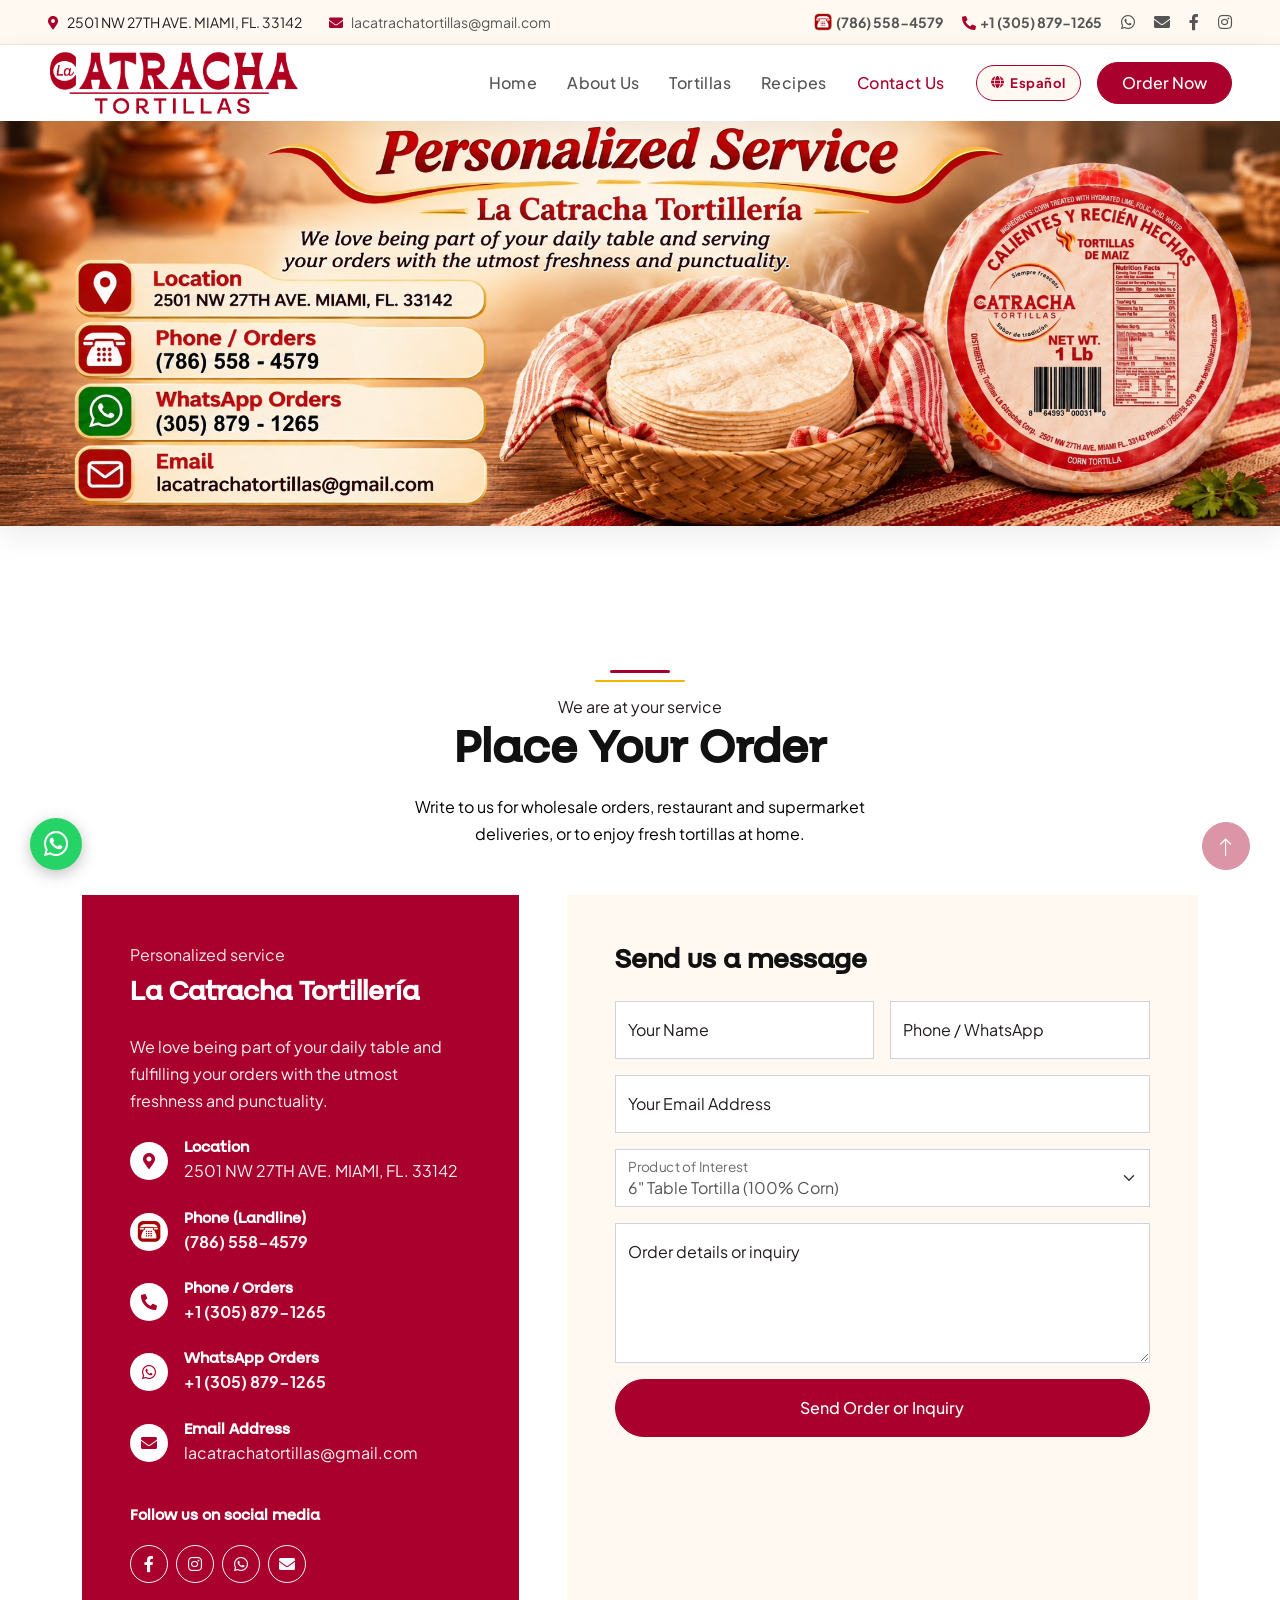
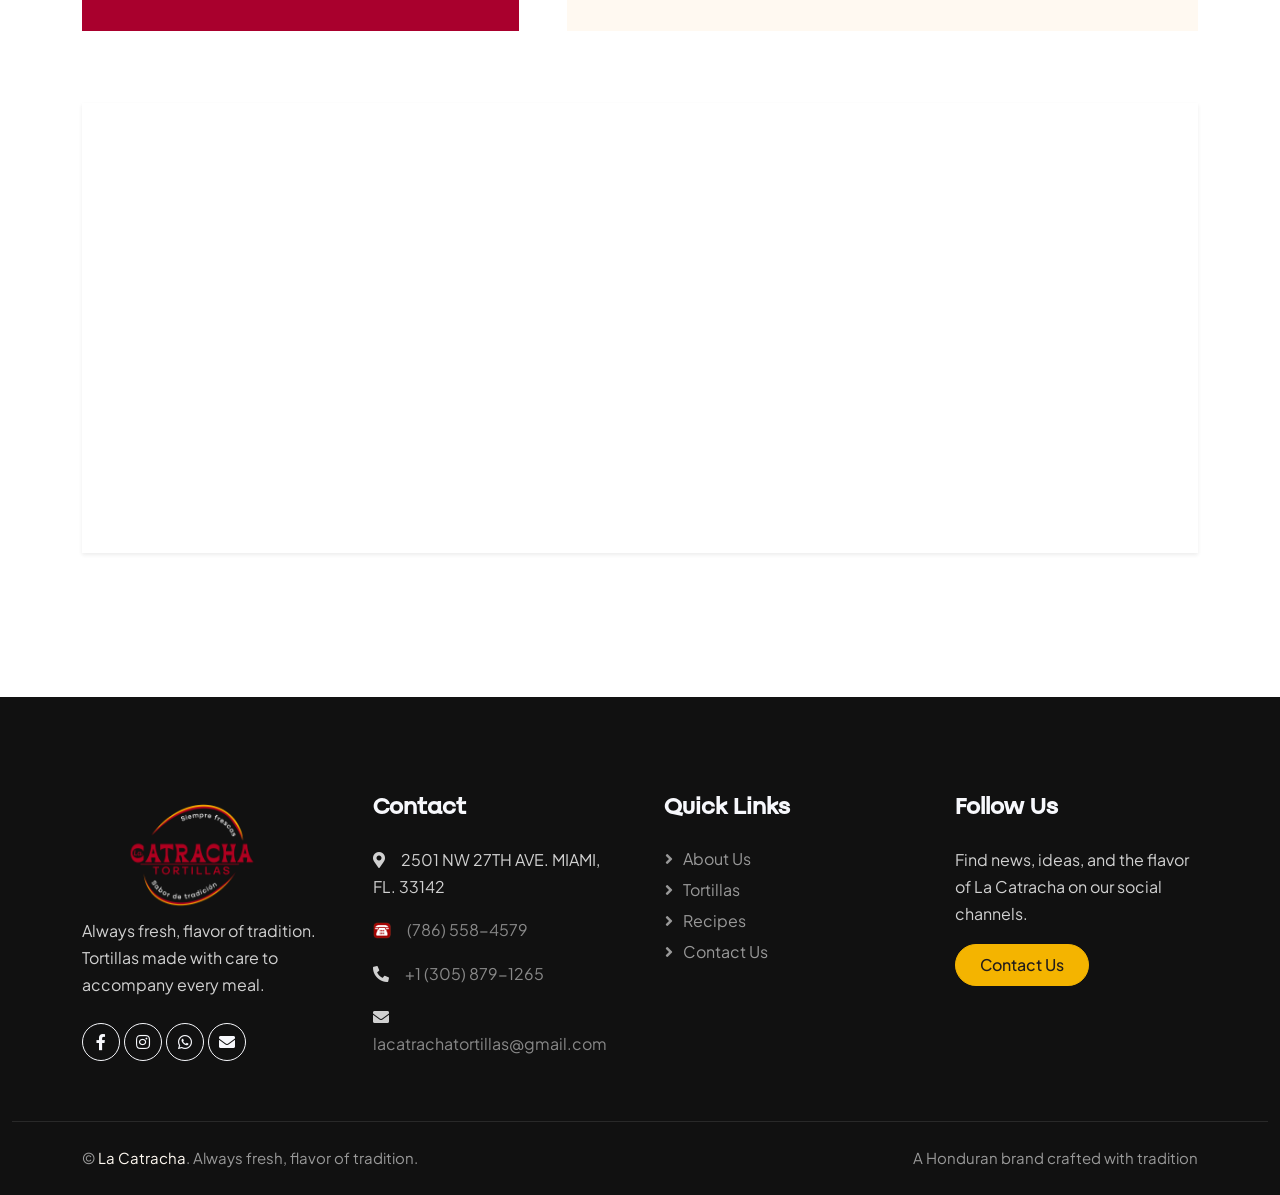
<file: en/contact.html>
<!DOCTYPE html>
<html lang="en">

<head>
    <meta charset="utf-8">
    <title>Contact Us | La Catracha — Place Your Order & Inquiries</title>
    <meta content="width=device-width, initial-scale=1.0" name="viewport">
    <meta name="theme-color" content="#A9002D">
    <meta name="description" content="Contact La Catracha to order fresh corn tortillas, inquire about points of sale, and request wholesale delivery in Miami, Florida.">
    <meta name="keywords" content="La Catracha, contact, tortilla orders, wholesale tortillas, supermarket delivery, Miami, Florida">
    <meta name="author" content="Tortillas La Catracha">
    <meta name="robots" content="index, follow">
    <meta name="geo.region" content="US-FL">
    <meta name="geo.placename" content="Miami, Florida">
    <link rel="alternate" hreflang="en" href="contact.html">
    <link rel="alternate" hreflang="es" href="../contact.html">
    <link rel="alternate" hreflang="x-default" href="../contact.html">

    <!-- Open Graph / Social SEO -->
    <meta property="og:type" content="website">
    <meta property="og:locale" content="en_US">
    <meta property="og:locale:alternate" content="es_ES">
    <meta property="og:site_name" content="La Catracha Tortillas">
    <meta property="og:title" content="Contact Us | La Catracha — Place Your Order & Inquiries">
    <meta property="og:description" content="Write or call us for wholesale orders, restaurants, supermarkets, or daily deliveries in Miami, Florida.">
    <meta property="og:image" content="../img/banner-contacto.jpg">
    <meta property="og:image:alt" content="Personalized attention - La Catracha Tortillería">

    <!-- Twitter Card -->
    <meta name="twitter:card" content="summary_large_image">
    <meta name="twitter:title" content="Contact Us | La Catracha — Place Your Order & Inquiries">
    <meta name="twitter:description" content="Fresh corn tortilla orders and daily delivery in Miami, Florida.">
    <meta name="twitter:image" content="../img/banner-contacto.jpg">
    <meta name="twitter:image:alt" content="Personalized attention - La Catracha Tortillería">

    <link rel="icon" type="image/png" href="../img/logo.png">

    <!-- Schema.org Structured Data -->
    <script type="application/ld+json">
    {
      "@context": "https://schema.org",
      "@type": "ContactPage",
      "name": "Contact Us | Tortillas La Catracha",
      "description": "Contact and orders for fresh corn tortillas and wholesale distribution in Miami, Florida.",
      "mainEntity": {
        "@type": "LocalBusiness",
        "name": "Tortillas La Catracha",
        "telephone": "+1-305-879-1265",
        "email": "lacatrachatortillas@gmail.com",
        "address": {
          "@type": "PostalAddress",
          "streetAddress": "2501 NW 27TH AVE",
          "addressLocality": "Miami",
          "addressRegion": "FL",
          "postalCode": "33142",
          "addressCountry": "US"
        }
      }
    }
    </script>

    <!-- Tipografías locales de La Catracha -->
    <link rel="preload" href="../identidad/Primary%20brand%20typography%20-%20Batica%20Sans/BaticaSans-Regular.otf" as="font" type="font/otf" crossorigin>
    <link rel="preload" href="../identidad/Secondary%20brand%20Typography%20-%20Sapiens%20Sans/Hemphill%20Type%20-%20Sapiens%20Regular.otf" as="font" type="font/otf" crossorigin>

    <!-- Google Fonts: Plus Jakarta Sans -->
    <link rel="preconnect" href="https://fonts.googleapis.com">
    <link rel="preconnect" href="https://fonts.gstatic.com" crossorigin>
    <link href="https://fonts.googleapis.com/css2?family=Plus+Jakarta+Sans:ital,wght@0,300;0,400;0,500;0,600;0,700;0,800;1,400;1,600;1,700&display=swap" rel="stylesheet">

    <!-- Icon Font Stylesheet -->
    <link href="https://cdnjs.cloudflare.com/ajax/libs/font-awesome/5.10.0/css/all.min.css" rel="stylesheet">
    <link href="https://cdn.jsdelivr.net/npm/bootstrap-icons@1.4.1/font/bootstrap-icons.css" rel="stylesheet">

    <!-- Libraries Stylesheet -->
    <link href="../lib/animate/animate.min.css" rel="stylesheet">
    <link href="../lib/owlcarousel/assets/owl.carousel.min.css" rel="stylesheet">

    <!-- Customized Bootstrap Stylesheet -->
    <link href="../css/bootstrap.min.css" rel="stylesheet">

    <!-- Template Stylesheet -->
    <link href="../css/style.css" rel="stylesheet">
</head>

<body>
    <!-- Spinner Start -->
    <div id="spinner" class="show bg-white position-fixed translate-middle w-100 vh-100 top-50 start-50 d-flex align-items-center justify-content-center">
        <div class="spinner-border text-primary" role="status"></div>
    </div>
    <!-- Spinner End -->


    <!-- Navbar Start -->
    <div class="container-fluid fixed-top px-0 wow fadeIn" data-wow-delay="0.1s">
        <div class="top-bar row gx-0 align-items-center d-none d-lg-flex">
            <div class="col-lg-6 px-4 px-xl-5 text-start">
                <small><i class="fa fa-map-marker-alt me-2 text-primary"></i>2501 NW 27TH AVE. MIAMI, FL. 33142</small>
                <small class="ms-3 ms-xl-4"><i class="fa fa-envelope me-2 text-primary"></i><a class="text-body text-decoration-none" href="mailto:lacatrachatortillas@gmail.com">lacatrachatortillas@gmail.com</a></small>
            </div>
            <div class="col-lg-6 px-4 px-xl-5 text-end">
                <small><img src="../img/icon-telefono-fijo.png" alt="Landline phone" class="icon-telefono-fijo me-1"><a class="text-body text-decoration-none fw-bold" href="tel:+17865584579">(786) 558-4579</a></small>
                <small class="ms-3"><i class="fa fa-phone-alt me-1 text-primary"></i><a class="text-body text-decoration-none fw-bold" href="tel:+13058791265">+1 (305) 879-1265</a></small>
                <a class="text-body ms-3" href="https://wa.me/13058791265" target="_blank" rel="noopener noreferrer" aria-label="WhatsApp"><i class="fab fa-whatsapp"></i></a>
                <a class="text-body ms-3" href="mailto:lacatrachatortillas@gmail.com" aria-label="Email"><i class="fa fa-envelope"></i></a>
                <a class="text-body ms-3" href="https://www.facebook.com/tortillaslacatrachaoficial" target="_blank" rel="noopener noreferrer" aria-label="Facebook"><i class="fab fa-facebook-f"></i></a>
                <a class="text-body ms-3" href="https://www.instagram.com/tortillaslacatrachaoficial" target="_blank" rel="noopener noreferrer" aria-label="Instagram"><i class="fab fa-instagram"></i></a>
            </div>
        </div>

        <nav class="navbar navbar-expand-lg navbar-light py-lg-0 px-lg-5 wow fadeIn" data-wow-delay="0.1s">
            <a href="index.html" class="navbar-brand ms-4 ms-lg-0" aria-label="La Catracha, home">
                <img src="../img/logo.png" alt="La Catracha Tortillas">
            </a>
            <div class="d-flex align-items-center ms-auto d-lg-none">
                <a class="btn-lang-switch me-2" href="../contact.html" aria-label="Cambiar idioma a Español" title="Ver en Español">
                    <i class="fa fa-globe"></i><span>ES</span>
                </a>
                <button type="button" class="navbar-toggler me-4" data-bs-toggle="collapse" data-bs-target="#navbarCollapse">
                    <span class="navbar-toggler-icon"></span>
                </button>
            </div>
            <div class="collapse navbar-collapse" id="navbarCollapse">
                <div class="navbar-nav ms-auto p-4 p-lg-0">
                    <a href="index.html" class="nav-item nav-link">Home</a>
                    <a href="about.html" class="nav-item nav-link">About Us</a>
                    <a href="product.html" class="nav-item nav-link">Tortillas</a>
                    <a href="recetas.html" class="nav-item nav-link">Recipes</a>
                    <a href="contact.html" class="nav-item nav-link active">Contact Us</a>
                </div>
                <div class="d-none d-lg-flex align-items-center ms-2">
                    <a class="btn-lang-switch ms-2" href="../contact.html" aria-label="Cambiar idioma a Español" title="Ver en Español">
                        <i class="fa fa-globe"></i><span>Español</span>
                    </a>
                    <a class="btn btn-primary rounded-pill px-4 py-2 ms-3" href="contact.html">Order Now</a>
                </div>
            </div>
        </nav>
    </div>
    <!-- Navbar End -->


    <!-- Page Header Start -->
    <div class="container-fluid page-header-full px-0 mb-5 wow fadeIn" data-wow-delay="0.1s">
        <img src="../img/banner-contacto-en.png" alt="Personalized attention - La Catracha Tortillería" class="page-header-full-img">
    </div>
    <!-- Page Header End -->


    <!-- Contact Start -->
    <div class="container-xxl py-6">
        <div class="container">
            <div class="section-header text-center mx-auto mb-5 wow fadeInUp" data-wow-delay="0.1s" style="max-width: 500px;">
                <span class="eyebrow">We are at your service</span>
                <h1 class="display-5 mb-3">Place Your Order</h1>
                <p>Write to us for wholesale orders, restaurant and supermarket deliveries, or to enjoy fresh tortillas at home.</p>
            </div>
            <div class="row g-5 justify-content-center">
                <div class="col-lg-5 col-md-12 wow fadeInUp" data-wow-delay="0.1s">
                    <div class="bg-primary text-white d-flex flex-column justify-content-center h-100 p-5 rounded">
                        <span class="eyebrow text-white mb-2" style="opacity: 0.9;">Personalized service</span>
                        <h3 class="text-white mb-4">La Catracha Tortillería</h3>
                        <p class="mb-4 text-white" style="opacity: 0.95;">We love being part of your daily table and fulfilling your orders with the utmost freshness and punctuality.</p>

                        <div class="d-flex align-items-center mb-4">
                            <div class="btn-square bg-white rounded-circle text-primary me-3 flex-shrink-0">
                                <i class="fa fa-map-marker-alt"></i>
                            </div>
                            <div>
                                <h6 class="text-white mb-0">Location</h6>
                                <p class="mb-0 text-white" style="opacity: 0.95;">2501 NW 27TH AVE. MIAMI, FL. 33142</p>
                            </div>
                        </div>

                        <div class="d-flex align-items-center mb-4">
                            <div class="btn-square bg-white rounded-circle text-primary me-3 flex-shrink-0">
                                <img src="../img/icon-telefono-fijo.png" alt="Landline phone" class="icon-telefono-fijo-card">
                            </div>
                            <div>
                                <h6 class="text-white mb-0">Phone (Landline)</h6>
                                <p class="mb-0 text-white" style="opacity: 0.95;"><a class="text-white text-decoration-none fw-bold" href="tel:+17865584579">(786) 558-4579</a></p>
                            </div>
                        </div>

                        <div class="d-flex align-items-center mb-4">
                            <div class="btn-square bg-white rounded-circle text-primary me-3 flex-shrink-0">
                                <i class="fa fa-phone-alt"></i>
                            </div>
                            <div>
                                <h6 class="text-white mb-0">Phone / Orders</h6>
                                <p class="mb-0 text-white" style="opacity: 0.95;"><a class="text-white text-decoration-none fw-bold" href="tel:+13058791265">+1 (305) 879-1265</a></p>
                            </div>
                        </div>

                        <div class="d-flex align-items-center mb-4">
                            <div class="btn-square bg-white rounded-circle text-primary me-3 flex-shrink-0">
                                <i class="fab fa-whatsapp"></i>
                            </div>
                            <div>
                                <h6 class="text-white mb-0">WhatsApp Orders</h6>
                                <p class="mb-0 text-white" style="opacity: 0.95;"><a class="text-white text-decoration-none fw-bold" href="https://wa.me/13058791265" target="_blank" rel="noopener noreferrer">+1 (305) 879-1265</a></p>
                            </div>
                        </div>

                        <div class="d-flex align-items-center mb-4">
                            <div class="btn-square bg-white rounded-circle text-primary me-3 flex-shrink-0">
                                <i class="fa fa-envelope"></i>
                            </div>
                            <div>
                                <h6 class="text-white mb-0">Email Address</h6>
                                <p class="mb-0 text-white" style="opacity: 0.95;"><a class="text-white text-decoration-none" href="mailto:lacatrachatortillas@gmail.com">lacatrachatortillas@gmail.com</a></p>
                            </div>
                        </div>

                        <h6 class="text-white mt-3 mb-3">Follow us on social media</h6>
                        <div class="d-flex pt-1">
                            <a class="btn btn-square btn-outline-light rounded-circle me-2" href="https://www.facebook.com/tortillaslacatrachaoficial" target="_blank" rel="noopener noreferrer" aria-label="Facebook"><i class="fab fa-facebook-f"></i></a>
                            <a class="btn btn-square btn-outline-light rounded-circle me-2" href="https://www.instagram.com/tortillaslacatrachaoficial" target="_blank" rel="noopener noreferrer" aria-label="Instagram"><i class="fab fa-instagram"></i></a>
                            <a class="btn btn-square btn-outline-light rounded-circle me-2" href="https://wa.me/13058791265" target="_blank" rel="noopener noreferrer" aria-label="WhatsApp"><i class="fab fa-whatsapp"></i></a>
                            <a class="btn btn-square btn-outline-light rounded-circle me-0" href="mailto:lacatrachatortillas@gmail.com" aria-label="Email"><i class="fa fa-envelope"></i></a>
                        </div>
                    </div>
                </div>

                <div class="col-lg-7 col-md-12 wow fadeInUp" data-wow-delay="0.5s">
                    <div class="bg-light p-5 rounded h-100">
                        <h3 class="mb-4">Send us a message</h3>
                        <form>
                            <div class="row g-3">
                                <div class="col-md-6">
                                    <div class="form-floating">
                                        <input type="text" class="form-control" id="name" placeholder="Your Name" required>
                                        <label for="name">Your Name</label>
                                    </div>
                                </div>
                                <div class="col-md-6">
                                    <div class="form-floating">
                                        <input type="tel" class="form-control" id="phone" placeholder="Phone / WhatsApp" required>
                                        <label for="phone">Phone / WhatsApp</label>
                                    </div>
                                </div>
                                <div class="col-12">
                                    <div class="form-floating">
                                        <input type="email" class="form-control" id="email" placeholder="Your Email Address">
                                        <label for="email">Your Email Address</label>
                                    </div>
                                </div>
                                <div class="col-12">
                                    <div class="form-floating">
                                        <select class="form-select" id="productType" aria-label="Order type">
                                            <option selected>6" Table Tortilla (100% Corn)</option>
                                            <option value="1">4.5" Flat Taquera Tortilla (For Soft Tacos)</option>
                                            <option value="2">9.5" Taco Flauta Tortilla (For Fried Tacos)</option>
                                            <option value="3">Wholesale order for supermarket / restaurant</option>
                                            <option value="4">Other order or inquiry</option>
                                        </select>
                                        <label for="productType">Product of Interest</label>
                                    </div>
                                </div>
                                <div class="col-12">
                                    <div class="form-floating">
                                        <textarea class="form-control" placeholder="Write the details of your order here..." id="message" style="height: 140px"></textarea>
                                        <label for="message">Order details or inquiry</label>
                                    </div>
                                </div>
                                <div class="col-12">
                                    <button class="btn btn-primary rounded-pill py-3 px-5 w-100" type="submit">Send Order or Inquiry</button>
                                </div>
                            </div>
                        </form>
                    </div>
                </div>
            </div>

            <!-- Google Map Start -->
            <div class="row g-5 mt-4">
                <div class="col-12 wow fadeInUp" data-wow-delay="0.1s">
                    <div class="rounded overflow-hidden shadow-sm" style="height: 450px;">
                        <iframe class="w-100 h-100" style="border: 0;"
                            src="https://maps.google.com/maps?q=2501+NW+27TH+AVE,+MIAMI,+FL+33142&t=&z=16&ie=UTF8&iwloc=&output=embed"
                            allowfullscreen="" aria-hidden="false" tabindex="0" loading="lazy"></iframe>
                    </div>
                </div>
            </div>
            <!-- Google Map End -->
        </div>
    </div>
    <!-- Contact End -->


    <!-- Footer Start -->
    <div class="container-fluid bg-dark footer mt-5 pt-5 wow fadeIn" data-wow-delay="0.1s">
        <div class="container py-5">
            <div class="row g-5">
                <div class="col-lg-3 col-md-6">
                    <a href="index.html" class="footer-brand" aria-label="La Catracha, home"><img src="../identidad/La%20Catracha%20-%20Emblem%20(Burgundy%20and%20white).png" alt="La Catracha — Tortillas" loading="lazy"></a>
                    <p>Always fresh, flavor of tradition. Tortillas made with care to accompany every meal.</p>
                    <div class="d-flex pt-2">
                        <a class="btn btn-square btn-outline-light rounded-circle me-1" href="https://www.facebook.com/tortillaslacatrachaoficial" target="_blank" rel="noopener noreferrer" aria-label="Facebook"><i class="fab fa-facebook-f"></i></a>
                        <a class="btn btn-square btn-outline-light rounded-circle me-1" href="https://www.instagram.com/tortillaslacatrachaoficial" target="_blank" rel="noopener noreferrer" aria-label="Instagram"><i class="fab fa-instagram"></i></a>
                        <a class="btn btn-square btn-outline-light rounded-circle me-1" href="https://wa.me/13058791265" target="_blank" rel="noopener noreferrer" aria-label="WhatsApp"><i class="fab fa-whatsapp"></i></a>
                        <a class="btn btn-square btn-outline-light rounded-circle me-0" href="mailto:lacatrachatortillas@gmail.com" aria-label="Email"><i class="fa fa-envelope"></i></a>
                    </div>
                </div>
                <div class="col-lg-3 col-md-6">
                    <h4 class="text-light mb-4">Contact</h4>
                    <p><i class="fa fa-map-marker-alt me-3"></i>2501 NW 27TH AVE. MIAMI, FL. 33142</p>
                    <p><img src="../img/icon-telefono-fijo.png" alt="Landline phone" class="icon-telefono-fijo me-3"><a class="text-white-50 text-decoration-none" href="tel:+17865584579">(786) 558-4579</a></p>
                    <p><i class="fa fa-phone-alt me-3"></i><a class="text-white-50 text-decoration-none" href="tel:+13058791265">+1 (305) 879-1265</a></p>
                    <p><i class="fa fa-envelope me-3"></i><a class="text-white-50 text-decoration-none" href="mailto:lacatrachatortillas@gmail.com">lacatrachatortillas@gmail.com</a></p>
                </div>
                <div class="col-lg-3 col-md-6">
                    <h4 class="text-light mb-4">Quick Links</h4>
                    <a class="btn btn-link" href="about.html">About Us</a>
                    <a class="btn btn-link" href="product.html">Tortillas</a>
                    <a class="btn btn-link" href="recetas.html">Recipes</a>
                    <a class="btn btn-link" href="contact.html">Contact Us</a>
                </div>
                <div class="col-lg-3 col-md-6">
                    <h4 class="text-light mb-4">Follow Us</h4>
                    <p>Find news, ideas, and the flavor of La Catracha on our social channels.</p>
                    <a href="contact.html" class="btn btn-secondary rounded-pill py-2 px-4">Contact Us</a>
                </div>
            </div>
        </div>
        <div class="container-fluid copyright">
            <div class="container">
                <div class="row">
                    <div class="col-md-6 text-center text-md-start mb-3 mb-md-0">
                        &copy; <a href="index.html">La Catracha</a>. Always fresh, flavor of tradition.
                    </div>
                    <div class="col-md-6 text-center text-md-end">
                        A Honduran brand crafted with tradition
                    </div>
                </div>
            </div>
        </div>
    </div>
    <!-- Footer End -->


    <!-- WhatsApp Floating Button -->
    <a href="https://wa.me/13058791265" class="btn-whatsapp-floating" target="_blank" rel="noopener noreferrer" aria-label="Order via WhatsApp">
        <i class="fab fa-whatsapp"></i>
    </a>

    <!-- Back to Top -->
    <a href="#" class="btn btn-lg btn-primary btn-lg-square rounded-circle back-to-top"><i class="bi bi-arrow-up"></i></a>


    <!-- JavaScript Libraries -->
    <script src="https://code.jquery.com/jquery-3.4.1.min.js"></script>
    <script src="https://cdn.jsdelivr.net/npm/bootstrap@5.0.0/dist/js/bootstrap.bundle.min.js"></script>
    <script src="../lib/wow/wow.min.js"></script>
    <script src="../lib/easing/easing.min.js"></script>
    <script src="../lib/waypoints/waypoints.min.js"></script>
    <script src="../lib/owlcarousel/owl.carousel.min.js"></script>

    <!-- Template Javascript -->
    <script src="../js/main.js"></script>
</body>

</html>
</file>
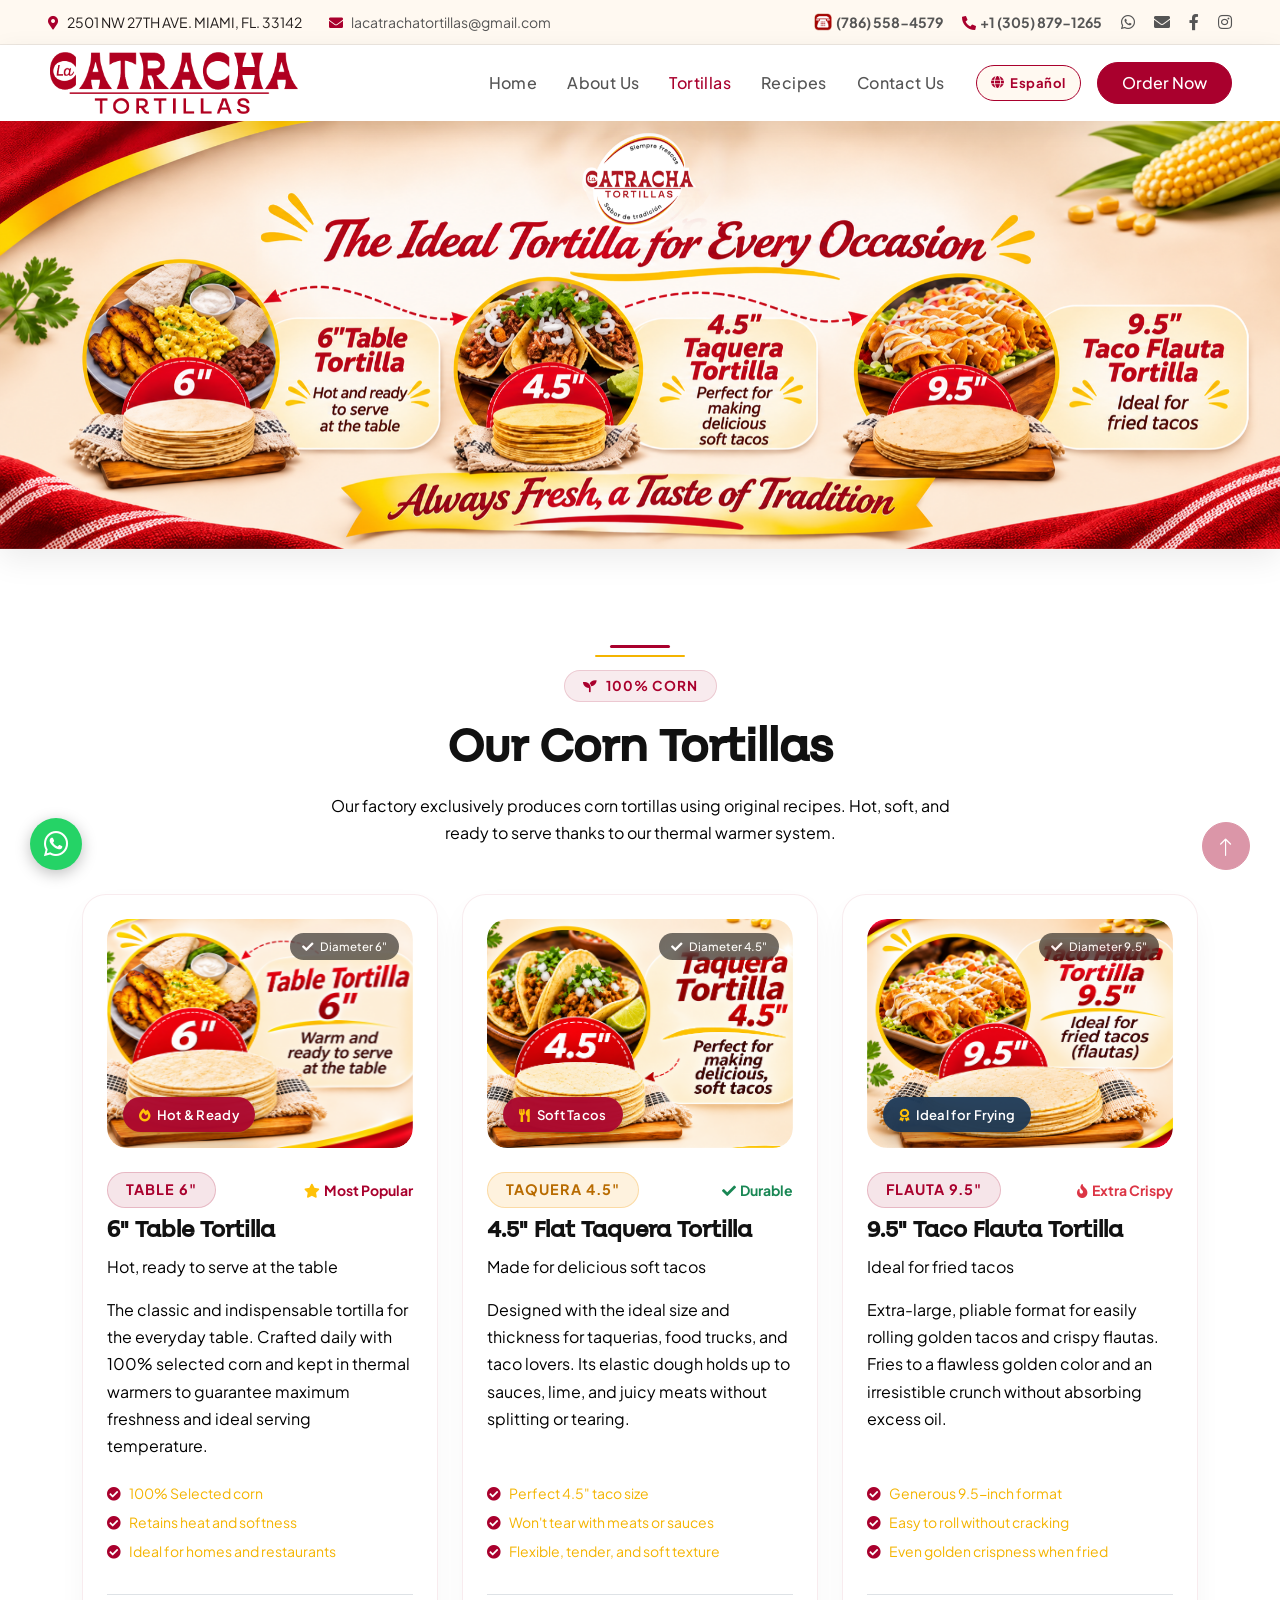
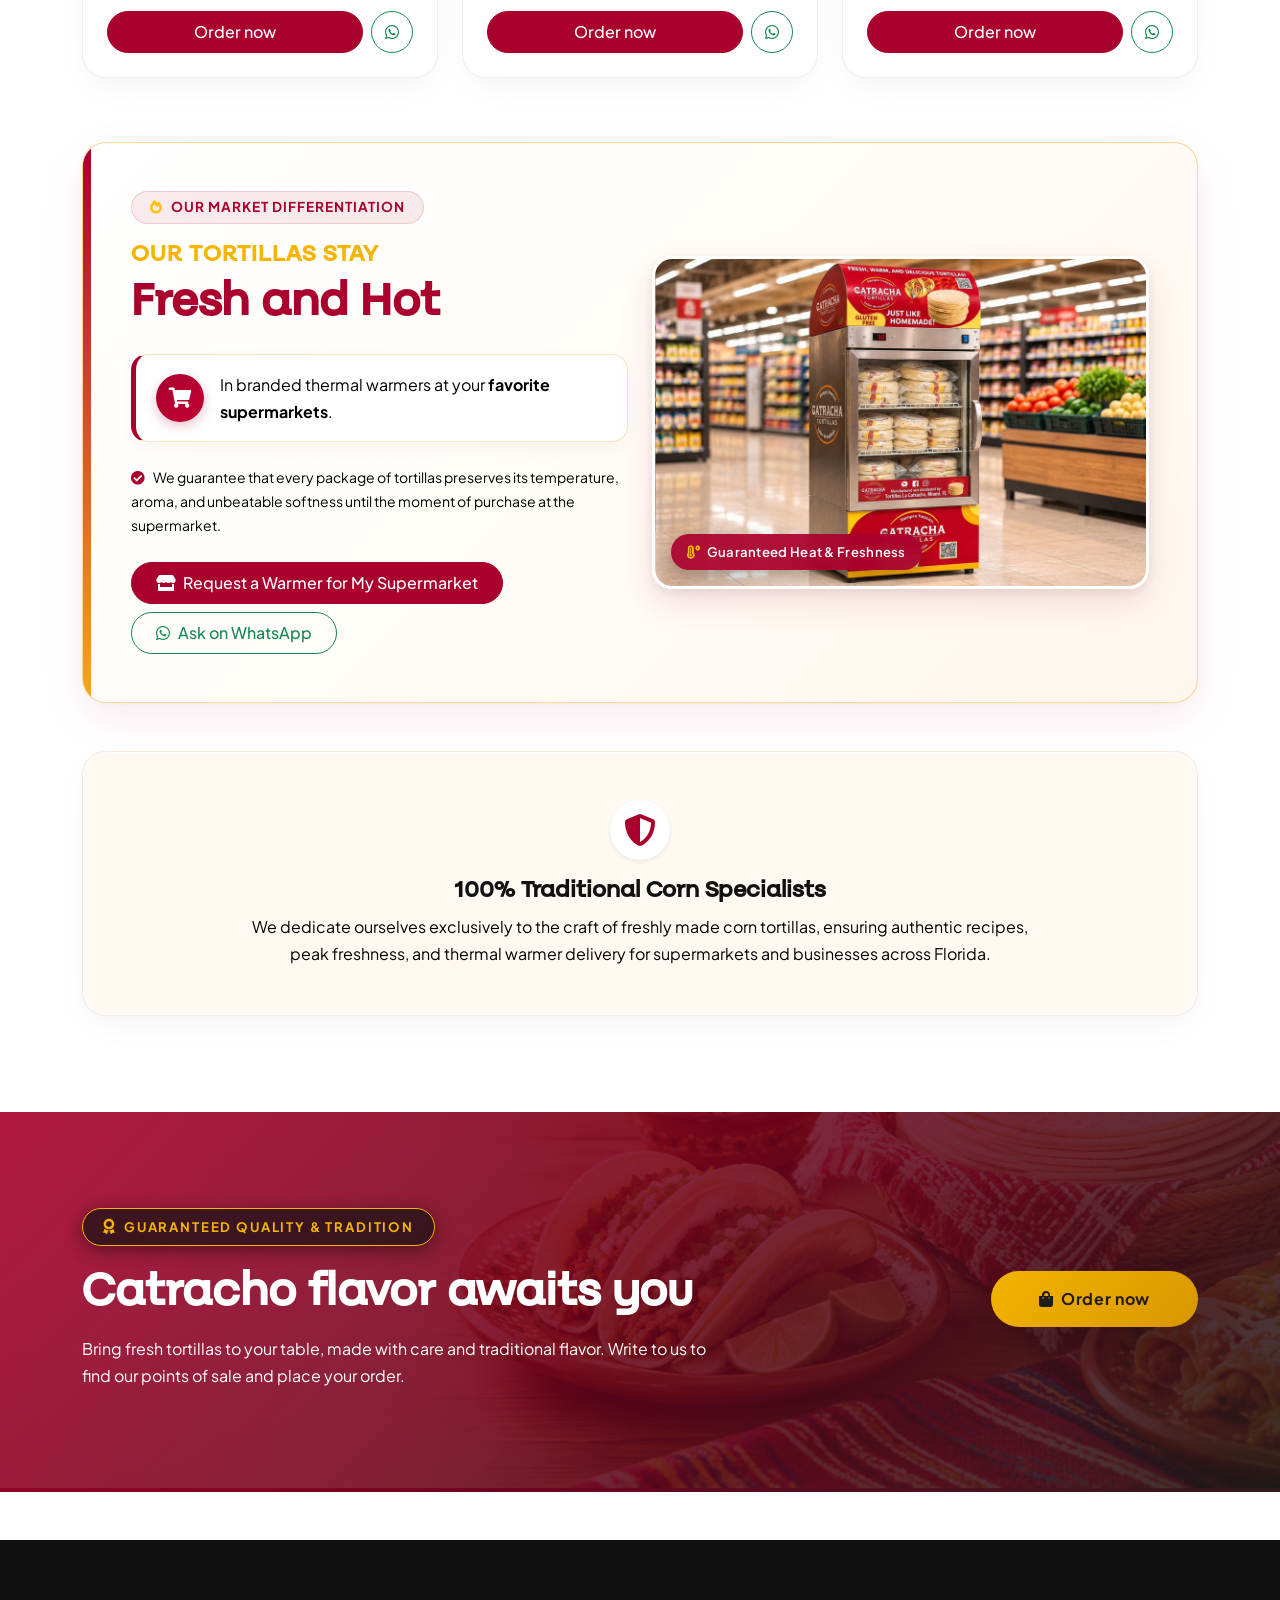
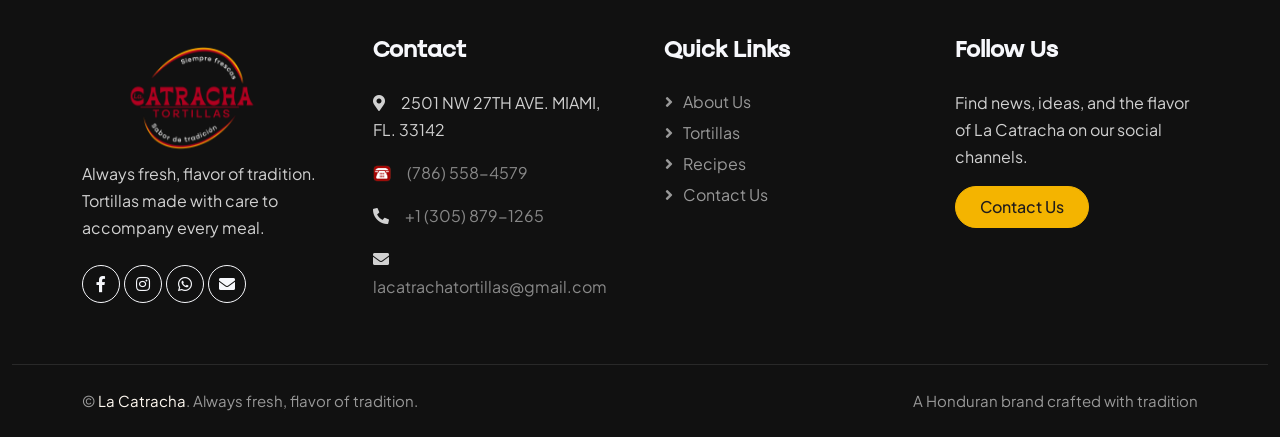
<file: en/product.html>
<!DOCTYPE html>
<html lang="en">

<head>
    <meta charset="utf-8">
    <title>Tortillas | La Catracha — Always Fresh, Flavor of Tradition</title>
    <meta content="width=device-width, initial-scale=1.0" name="viewport">
    <meta name="theme-color" content="#A9002D">
    <meta name="description" content="Discover our 100% traditional La Catracha corn tortillas: 6-inch Table Tortilla, 4.5-inch Flat Taquera Tortilla, and 9.5-inch Taco Flauta Tortilla.">
    <meta name="keywords" content="La Catracha, corn tortillas, 6-inch table tortilla, 4.5-inch taquera tortilla, 9.5-inch flauta tortilla, fresh tortillas Miami, thermal warmers">
    <meta name="author" content="Tortillas La Catracha">
    <meta name="robots" content="index, follow">
    <meta name="geo.region" content="US-FL">
    <meta name="geo.placename" content="Miami, Florida">
    <link rel="alternate" hreflang="en" href="product.html">
    <link rel="alternate" hreflang="es" href="../product.html">
    <link rel="alternate" hreflang="x-default" href="../product.html">

    <!-- Open Graph / Social SEO -->
    <meta property="og:type" content="website">
    <meta property="og:locale" content="en_US">
    <meta property="og:locale:alternate" content="es_ES">
    <meta property="og:site_name" content="La Catracha Tortillas">
    <meta property="og:title" content="Tortillas | La Catracha — Always Fresh, Flavor of Tradition">
    <meta property="og:description" content="100% traditional corn tortilla specialists: 6&quot; Table Tortilla, 4.5&quot; Flat Taquera, and 9.5&quot; Taco Flauta delivered daily in thermal warmers.">
    <meta property="og:image" content="../img/banner-tortillas.jpg">
    <meta property="og:image:alt" content="La Catracha Corn Tortillas Catalog">

    <!-- Twitter Card -->
    <meta name="twitter:card" content="summary_large_image">
    <meta name="twitter:title" content="Tortillas | La Catracha — Always Fresh, Flavor of Tradition">
    <meta name="twitter:description" content="6&quot; Table Tortilla, 4.5&quot; Flat Taquera, and 9.5&quot; Taco Flauta. 100% selected corn in Miami, Florida.">
    <meta name="twitter:image" content="../img/banner-tortillas.jpg">
    <meta name="twitter:image:alt" content="La Catracha Corn Tortillas Catalog">

    <link rel="icon" type="image/png" href="../img/logo.png">

    <!-- Schema.org Structured Data -->
    <script type="application/ld+json">
    {
      "@context": "https://schema.org",
      "@type": "ItemList",
      "name": "La Catracha Corn Tortillas",
      "itemListElement": [
        {
          "@type": "ListItem",
          "position": 1,
          "item": {
            "@type": "Product",
            "name": "6\" Table Tortilla",
            "description": "Classic tortilla crafted daily with 100% selected corn and kept in thermal warmers to serve hot at the table.",
            "image": "../img/tortilla-mesa-6.jpg",
            "brand": { "@type": "Brand", "name": "La Catracha" }
          }
        },
        {
          "@type": "ListItem",
          "position": 2,
          "item": {
            "@type": "Product",
            "name": "4.5\" Flat Taquera Tortilla",
            "description": "4.5-inch corn tortilla with flexible, durable texture made for soft tacos.",
            "image": "../img/tortilla-taquera-4-5.jpg",
            "brand": { "@type": "Brand", "name": "La Catracha" }
          }
        },
        {
          "@type": "ListItem",
          "position": 3,
          "item": {
            "@type": "Product",
            "name": "9.5\" Taco Flauta Tortilla",
            "description": "Extra-large 9.5-inch corn tortilla ideal for rolling crispy flautas and fried tacos.",
            "image": "../img/tortilla-flauta-9-5.jpg",
            "brand": { "@type": "Brand", "name": "La Catracha" }
          }
        }
      ]
    }
    </script>

    <!-- Tipografías locales de La Catracha -->
    <link rel="preload" href="../identidad/Primary%20brand%20typography%20-%20Batica%20Sans/BaticaSans-Regular.otf" as="font" type="font/otf" crossorigin>
    <link rel="preload" href="../identidad/Secondary%20brand%20Typography%20-%20Sapiens%20Sans/Hemphill%20Type%20-%20Sapiens%20Regular.otf" as="font" type="font/otf" crossorigin>

    <!-- Google Fonts: Plus Jakarta Sans -->
    <link rel="preconnect" href="https://fonts.googleapis.com">
    <link rel="preconnect" href="https://fonts.gstatic.com" crossorigin>
    <link href="https://fonts.googleapis.com/css2?family=Plus+Jakarta+Sans:ital,wght@0,300;0,400;0,500;0,600;0,700;0,800;1,400;1,600;1,700&display=swap" rel="stylesheet">

    <!-- Icon Font Stylesheet -->
    <link href="https://cdnjs.cloudflare.com/ajax/libs/font-awesome/5.10.0/css/all.min.css" rel="stylesheet">
    <link href="https://cdn.jsdelivr.net/npm/bootstrap-icons@1.4.1/font/bootstrap-icons.css" rel="stylesheet">

    <!-- Libraries Stylesheet -->
    <link href="../lib/animate/animate.min.css" rel="stylesheet">
    <link href="../lib/owlcarousel/assets/owl.carousel.min.css" rel="stylesheet">

    <!-- Customized Bootstrap Stylesheet -->
    <link href="../css/bootstrap.min.css" rel="stylesheet">

    <!-- Template Stylesheet -->
    <link href="../css/style.css" rel="stylesheet">
</head>

<body>
    <!-- Spinner Start -->
    <div id="spinner" class="show bg-white position-fixed translate-middle w-100 vh-100 top-50 start-50 d-flex align-items-center justify-content-center">
        <div class="spinner-border text-primary" role="status"></div>
    </div>
    <!-- Spinner End -->


    <!-- Navbar Start -->
    <div class="container-fluid fixed-top px-0 wow fadeIn" data-wow-delay="0.1s">
        <div class="top-bar row gx-0 align-items-center d-none d-lg-flex">
            <div class="col-lg-6 px-4 px-xl-5 text-start">
                <small><i class="fa fa-map-marker-alt me-2 text-primary"></i>2501 NW 27TH AVE. MIAMI, FL. 33142</small>
                <small class="ms-3 ms-xl-4"><i class="fa fa-envelope me-2 text-primary"></i><a class="text-body text-decoration-none" href="mailto:lacatrachatortillas@gmail.com">lacatrachatortillas@gmail.com</a></small>
            </div>
            <div class="col-lg-6 px-4 px-xl-5 text-end">
                <small><img src="../img/icon-telefono-fijo.png" alt="Landline phone" class="icon-telefono-fijo me-1"><a class="text-body text-decoration-none fw-bold" href="tel:+17865584579">(786) 558-4579</a></small>
                <small class="ms-3"><i class="fa fa-phone-alt me-1 text-primary"></i><a class="text-body text-decoration-none fw-bold" href="tel:+13058791265">+1 (305) 879-1265</a></small>
                <a class="text-body ms-3" href="https://wa.me/13058791265" target="_blank" rel="noopener noreferrer" aria-label="WhatsApp"><i class="fab fa-whatsapp"></i></a>
                <a class="text-body ms-3" href="mailto:lacatrachatortillas@gmail.com" aria-label="Email"><i class="fa fa-envelope"></i></a>
                <a class="text-body ms-3" href="https://www.facebook.com/tortillaslacatrachaoficial" target="_blank" rel="noopener noreferrer" aria-label="Facebook"><i class="fab fa-facebook-f"></i></a>
                <a class="text-body ms-3" href="https://www.instagram.com/tortillaslacatrachaoficial" target="_blank" rel="noopener noreferrer" aria-label="Instagram"><i class="fab fa-instagram"></i></a>
            </div>
        </div>

        <nav class="navbar navbar-expand-lg navbar-light py-lg-0 px-lg-5 wow fadeIn" data-wow-delay="0.1s">
            <a href="index.html" class="navbar-brand ms-4 ms-lg-0" aria-label="La Catracha, home">
                <img src="../img/logo.png" alt="La Catracha Tortillas">
            </a>
            <div class="d-flex align-items-center ms-auto d-lg-none">
                <a class="btn-lang-switch me-2" href="../product.html" aria-label="Cambiar idioma a Español" title="Ver en Español">
                    <i class="fa fa-globe"></i><span>ES</span>
                </a>
                <button type="button" class="navbar-toggler me-4" data-bs-toggle="collapse" data-bs-target="#navbarCollapse">
                    <span class="navbar-toggler-icon"></span>
                </button>
            </div>
            <div class="collapse navbar-collapse" id="navbarCollapse">
                <div class="navbar-nav ms-auto p-4 p-lg-0">
                    <a href="index.html" class="nav-item nav-link">Home</a>
                    <a href="about.html" class="nav-item nav-link">About Us</a>
                    <a href="product.html" class="nav-item nav-link active">Tortillas</a>
                    <a href="recetas.html" class="nav-item nav-link">Recipes</a>
                    <a href="contact.html" class="nav-item nav-link">Contact Us</a>
                </div>
                <div class="d-none d-lg-flex align-items-center ms-2">
                    <a class="btn-lang-switch ms-2" href="../product.html" aria-label="Cambiar idioma a Español" title="Ver en Español">
                        <i class="fa fa-globe"></i><span>Español</span>
                    </a>
                    <a class="btn btn-primary rounded-pill px-4 py-2 ms-3" href="contact.html">Order Now</a>
                </div>
            </div>
        </nav>
    </div>
    <!-- Navbar End -->


    <!-- Page Header Start -->
    <div class="container-fluid page-header-full px-0 mb-5 wow fadeIn" data-wow-delay="0.1s">
        <img src="../img/benner-tortilla-en.png" alt="The ideal tortilla for every occasion - 6-inch Table Tortilla, 4.5-inch Flat Taquera Tortilla, and 9.5-inch Taco Flauta Tortilla - La Catracha" class="page-header-full-img">
    </div>
    <!-- Page Header End -->


    <!-- Product Start -->
    <div class="container-xxl py-5" id="tortillas">
        <div class="container">
            <div class="section-header text-center mx-auto mb-5 wow fadeInUp" data-wow-delay="0.1s" style="max-width: 650px;">
                <span class="eyebrow-pill mb-3"><i class="fa fa-seedling me-2"></i>100% Corn</span>
                <h1 class="display-5 mb-3">Our Corn Tortillas</h1>
                <p class="text-muted">Our factory exclusively produces corn tortillas using original recipes. Hot, soft, and ready to serve thanks to our thermal warmer system.</p>
            </div>

            <div class="row g-4 justify-content-center">
                <!-- Product 1: 6" Table Tortilla -->
                <div class="col-lg-4 col-md-6 wow fadeInUp" data-wow-delay="0.1s">
                    <div class="card-3d h-100 d-flex flex-column p-4">
                        <div class="img-3d-frame mb-4">
                            <img src="../img/tortilla-mesa-6-en.png" alt="La Catracha 6-inch Table Tortilla - Hot, ready to serve at the table" class="img-fluid w-100" loading="lazy">
                            <div class="img-3d-badge pulse-hot">
                                <i class="fa fa-fire-alt me-1 text-warning"></i> Hot & Ready
                            </div>
                            <span class="slot-marker-tag"><i class="fa fa-check me-1"></i> Diameter 6"</span>
                        </div>
                        <div class="d-flex align-items-center justify-content-between mb-2">
                            <span class="pillar-badge pillar-badge-mision">Table 6"</span>
                            <span class="text-primary fw-bold small"><i class="fa fa-star text-warning me-1"></i>Most Popular</span>
                        </div>
                        <h3 class="h4 fw-bold text-dark mb-2">6" Table Tortilla</h3>
                        <p class="text-primary fw-semibold mb-3">Hot, ready to serve at the table</p>
                        <p class="text-muted mb-4 flex-grow-1">
                            The classic and indispensable tortilla for the everyday table. Crafted daily with 100% selected corn and kept in thermal warmers to guarantee maximum freshness and ideal serving temperature.
                        </p>
                        <ul class="list-unstyled mb-4 small text-secondary">
                            <li class="mb-2"><i class="fa fa-check-circle text-primary me-2"></i>100% Selected corn</li>
                            <li class="mb-2"><i class="fa fa-check-circle text-primary me-2"></i>Retains heat and softness</li>
                            <li class="mb-2"><i class="fa fa-check-circle text-primary me-2"></i>Ideal for homes and restaurants</li>
                        </ul>
                        <div class="d-flex align-items-center pt-3 border-top mt-auto">
                            <a class="btn btn-primary rounded-pill py-2 px-4 flex-grow-1 text-center" href="contact.html">Order now</a>
                            <a class="btn btn-outline-success rounded-circle ms-2" href="https://wa.me/13058791265?text=Hello%20La%20Catracha,%20I%20would%20like%20to%20order%206%22%20Table%20Tortillas" target="_blank" rel="noopener noreferrer" aria-label="Order via WhatsApp" style="width: 42px; height: 42px; display: inline-flex; align-items: center; justify-content: center;">
                                <i class="fab fa-whatsapp"></i>
                            </a>
                        </div>
                    </div>
                </div>

                <!-- Product 2: 4.5" Flat Taquera Tortilla -->
                <div class="col-lg-4 col-md-6 wow fadeInUp" data-wow-delay="0.2s">
                    <div class="card-3d h-100 d-flex flex-column p-4">
                        <div class="img-3d-frame mb-4">
                            <img src="../img/tortilla-taquera-4-5-en.png" alt="La Catracha 4.5-inch Flat Taquera Tortilla - For making delicious soft tacos" class="img-fluid w-100" loading="lazy">
                            <div class="img-3d-badge">
                                <i class="fa fa-utensils me-1 text-warning"></i> Soft Tacos
                            </div>
                            <span class="slot-marker-tag"><i class="fa fa-check me-1"></i> Diameter 4.5"</span>
                        </div>
                        <div class="d-flex align-items-center justify-content-between mb-2">
                            <span class="pillar-badge pillar-badge-vision">Taquera 4.5"</span>
                            <span class="text-success fw-bold small"><i class="fa fa-check me-1"></i>Durable</span>
                        </div>
                        <h3 class="h4 fw-bold text-dark mb-2">4.5" Flat Taquera Tortilla</h3>
                        <p class="text-primary fw-semibold mb-3">Made for delicious soft tacos</p>
                        <p class="text-muted mb-4 flex-grow-1">
                            Designed with the ideal size and thickness for taquerias, food trucks, and taco lovers. Its elastic dough holds up to sauces, lime, and juicy meats without splitting or tearing.
                        </p>
                        <ul class="list-unstyled mb-4 small text-secondary">
                            <li class="mb-2"><i class="fa fa-check-circle text-primary me-2"></i>Perfect 4.5" taco size</li>
                            <li class="mb-2"><i class="fa fa-check-circle text-primary me-2"></i>Won't tear with meats or sauces</li>
                            <li class="mb-2"><i class="fa fa-check-circle text-primary me-2"></i>Flexible, tender, and soft texture</li>
                        </ul>
                        <div class="d-flex align-items-center pt-3 border-top mt-auto">
                            <a class="btn btn-primary rounded-pill py-2 px-4 flex-grow-1 text-center" href="contact.html">Order now</a>
                            <a class="btn btn-outline-success rounded-circle ms-2" href="https://wa.me/13058791265?text=Hello%20La%20Catracha,%20I%20would%20like%20to%20order%204.5%22%20Flat%20Taquera%20Tortillas" target="_blank" rel="noopener noreferrer" aria-label="Order via WhatsApp" style="width: 42px; height: 42px; display: inline-flex; align-items: center; justify-content: center;">
                                <i class="fab fa-whatsapp"></i>
                            </a>
                        </div>
                    </div>
                </div>

                <!-- Product 3: 9.5" Taco Flauta Tortilla -->
                <div class="col-lg-4 col-md-6 wow fadeInUp" data-wow-delay="0.3s">
                    <div class="card-3d h-100 d-flex flex-column p-4">
                        <div class="img-3d-frame mb-4">
                            <img src="../img/tortilla-flauta-9-5-en.png" alt="La Catracha 9.5-inch Taco Flauta Tortilla - Ideal for fried tacos" class="img-fluid w-100" loading="lazy">
                            <div class="img-3d-badge badge-florida">
                                <i class="fa fa-award me-1 text-warning"></i> Ideal for Frying
                            </div>
                            <span class="slot-marker-tag"><i class="fa fa-check me-1"></i> Diameter 9.5"</span>
                        </div>
                        <div class="d-flex align-items-center justify-content-between mb-2">
                            <span class="pillar-badge pillar-badge-mision">Flauta 9.5"</span>
                            <span class="text-danger fw-bold small"><i class="fa fa-fire me-1"></i>Extra Crispy</span>
                        </div>
                        <h3 class="h4 fw-bold text-dark mb-2">9.5" Taco Flauta Tortilla</h3>
                        <p class="text-primary fw-semibold mb-3">Ideal for fried tacos</p>
                        <p class="text-muted mb-4 flex-grow-1">
                            Extra-large, pliable format for easily rolling golden tacos and crispy flautas. Fries to a flawless golden color and an irresistible crunch without absorbing excess oil.
                        </p>
                        <ul class="list-unstyled mb-4 small text-secondary">
                            <li class="mb-2"><i class="fa fa-check-circle text-primary me-2"></i>Generous 9.5-inch format</li>
                            <li class="mb-2"><i class="fa fa-check-circle text-primary me-2"></i>Easy to roll without cracking</li>
                            <li class="mb-2"><i class="fa fa-check-circle text-primary me-2"></i>Even golden crispness when fried</li>
                        </ul>
                        <div class="d-flex align-items-center pt-3 border-top mt-auto">
                            <a class="btn btn-primary rounded-pill py-2 px-4 flex-grow-1 text-center" href="contact.html">Order now</a>
                            <a class="btn btn-outline-success rounded-circle ms-2" href="https://wa.me/13058791265?text=Hello%20La%20Catracha,%20I%20would%20like%20to%20order%209.5%22%20Taco%20Flauta%20Tortillas" target="_blank" rel="noopener noreferrer" aria-label="Order via WhatsApp" style="width: 42px; height: 42px; display: inline-flex; align-items: center; justify-content: center;">
                                <i class="fab fa-whatsapp"></i>
                            </a>
                        </div>
                    </div>
                </div>
            </div>

            <!-- Market Differentiation: Thermal Warmers in Supermarkets -->
            <div class="row mt-5 pt-3">
                <div class="col-12 wow fadeInUp" data-wow-delay="0.1s">
                    <div class="termo-showcase-card p-4 p-lg-5">
                        <div class="row g-4 align-items-center">
                            <div class="col-lg-6">
                                <span class="eyebrow-pill mb-3">
                                    <i class="fa fa-fire-alt text-warning me-2"></i>Our Market Differentiation
                                </span>
                                <h2 class="h4 text-uppercase text-secondary fw-bold mb-1" style="letter-spacing: 1px;">
                                    Our Tortillas Stay
                                </h2>
                                <h3 class="display-5 fw-bold mb-4" style="color: #A9002D; font-family: var(--font-primary);">
                                    Fresh and Hot
                                </h3>

                                <div class="termo-supermarket-banner mb-4">
                                    <div class="termo-supermarket-icon">
                                        <i class="fa fa-shopping-cart"></i>
                                    </div>
                                    <p class="mb-0 fw-semibold text-dark fs-6">
                                        In branded thermal warmers at your <strong>favorite supermarkets</strong>.
                                    </p>
                                </div>

                                <p class="text-muted small mb-4">
                                    <i class="fa fa-check-circle text-primary me-2"></i>We guarantee that every package of tortillas preserves its temperature, aroma, and unbeatable softness until the moment of purchase at the supermarket.
                                </p>

                                <div class="d-flex flex-wrap gap-2">
                                    <a class="btn btn-primary rounded-pill py-2 px-4" href="contact.html">
                                        <i class="fa fa-store me-2"></i>Request a Warmer for My Supermarket
                                    </a>
                                    <a class="btn btn-outline-success rounded-pill py-2 px-4" href="https://wa.me/13058791265?text=Hello%20La%20Catracha,%20I%20own%20a%20supermarket%20and%20would%20like%20information%20about%20your%20thermal%20warmers" target="_blank" rel="noopener noreferrer">
                                        <i class="fab fa-whatsapp me-2"></i>Ask on WhatsApp
                                    </a>
                                </div>
                            </div>

                            <div class="col-lg-6">
                                <div class="termo-img-wrapper">
                                    <img src="../img/termos-calentadores.jpg" alt="Tortillas La Catracha thermal warmers in supermarkets - Keeping tortillas fresh and hot" class="img-fluid" loading="lazy">
                                    <div class="img-3d-badge pulse-hot">
                                        <i class="fa fa-temperature-high text-warning me-1"></i> Guaranteed Heat & Freshness
                                    </div>
                                </div>
                            </div>
                        </div>
                    </div>
                </div>
            </div>

            <!-- Corn exclusivity note -->
            <div class="row mt-5">
                <div class="col-12 wow fadeInUp" data-wow-delay="0.2s">
                    <div class="card-3d bg-light p-4 p-md-5 text-center">
                        <div class="d-inline-flex align-items-center justify-content-center p-3 bg-white rounded-circle text-primary shadow-sm mb-3" style="width: 60px; height: 60px;">
                            <i class="fa fa-shield-alt fa-2x"></i>
                        </div>
                        <h4 class="mb-2 text-dark">100% Traditional Corn Specialists</h4>
                        <p class="mb-0 text-muted mx-auto" style="max-width: 780px;">
                            We dedicate ourselves exclusively to the craft of freshly made corn tortillas, ensuring authentic recipes, peak freshness, and thermal warmer delivery for supermarkets and businesses across Florida.
                        </p>
                    </div>
                </div>
            </div>

        </div>
    </div>
    <!-- Product End -->


    <!-- Firm Visit Start (Parallax Showcase Banner) -->
    <div class="container-fluid parallax-banner mt-5 py-6" id="firm-visit">
        <div class="parallax-bg" style="background-image: url('../identidad/flex01.jpg');"></div>
        <div class="parallax-overlay"></div>
        <div class="container position-relative">
            <div class="row g-5 align-items-center">
                <div class="col-md-7 wow fadeIn" data-wow-delay="0.1s">
                    <div class="hero-badge-tag mb-3">
                        <i class="fa fa-award"></i> Guaranteed Quality & Tradition
                    </div>
                    <h1 class="display-5 text-white mb-3">Catracho flavor awaits you</h1>
                    <p class="text-white mb-0 lead-text">Bring fresh tortillas to your table, made with care and traditional flavor. Write to us to find our points of sale and place your order.</p>
                </div>
                <div class="col-md-5 text-md-end wow fadeIn" data-wow-delay="0.5s">
                    <a class="btn btn-prixima-gold rounded-pill py-3 px-5 shadow-lg" href="contact.html"><i class="fa fa-shopping-bag me-2"></i>Order now</a>
                </div>
            </div>
        </div>
    </div>
    <!-- Firm Visit End -->


    <!-- Footer Start -->
    <div class="container-fluid bg-dark footer mt-5 pt-5 wow fadeIn" data-wow-delay="0.1s">
        <div class="container py-5">
            <div class="row g-5">
                <div class="col-lg-3 col-md-6">
                    <a href="index.html" class="footer-brand" aria-label="La Catracha, home"><img src="../identidad/La%20Catracha%20-%20Emblem%20(Burgundy%20and%20white).png" alt="La Catracha — Tortillas" loading="lazy"></a>
                    <p>Always fresh, flavor of tradition. Tortillas made with care to accompany every meal.</p>
                    <div class="d-flex pt-2">
                        <a class="btn btn-square btn-outline-light rounded-circle me-1" href="https://www.facebook.com/tortillaslacatrachaoficial" target="_blank" rel="noopener noreferrer" aria-label="Facebook"><i class="fab fa-facebook-f"></i></a>
                        <a class="btn btn-square btn-outline-light rounded-circle me-1" href="https://www.instagram.com/tortillaslacatrachaoficial" target="_blank" rel="noopener noreferrer" aria-label="Instagram"><i class="fab fa-instagram"></i></a>
                        <a class="btn btn-square btn-outline-light rounded-circle me-1" href="https://wa.me/13058791265" target="_blank" rel="noopener noreferrer" aria-label="WhatsApp"><i class="fab fa-whatsapp"></i></a>
                        <a class="btn btn-square btn-outline-light rounded-circle me-0" href="mailto:lacatrachatortillas@gmail.com" aria-label="Email"><i class="fa fa-envelope"></i></a>
                    </div>
                </div>
                <div class="col-lg-3 col-md-6">
                    <h4 class="text-light mb-4">Contact</h4>
                    <p><i class="fa fa-map-marker-alt me-3"></i>2501 NW 27TH AVE. MIAMI, FL. 33142</p>
                    <p><img src="../img/icon-telefono-fijo.png" alt="Landline phone" class="icon-telefono-fijo me-3"><a class="text-white-50 text-decoration-none" href="tel:+17865584579">(786) 558-4579</a></p>
                    <p><i class="fa fa-phone-alt me-3"></i><a class="text-white-50 text-decoration-none" href="tel:+13058791265">+1 (305) 879-1265</a></p>
                    <p><i class="fa fa-envelope me-3"></i><a class="text-white-50 text-decoration-none" href="mailto:lacatrachatortillas@gmail.com">lacatrachatortillas@gmail.com</a></p>
                </div>
                <div class="col-lg-3 col-md-6">
                    <h4 class="text-light mb-4">Quick Links</h4>
                    <a class="btn btn-link" href="about.html">About Us</a>
                    <a class="btn btn-link" href="product.html">Tortillas</a>
                    <a class="btn btn-link" href="recetas.html">Recipes</a>
                    <a class="btn btn-link" href="contact.html">Contact Us</a>
                </div>
                <div class="col-lg-3 col-md-6">
                    <h4 class="text-light mb-4">Follow Us</h4>
                    <p>Find news, ideas, and the flavor of La Catracha on our social channels.</p>
                    <a href="contact.html" class="btn btn-secondary rounded-pill py-2 px-4">Contact Us</a>
                </div>
            </div>
        </div>
        <div class="container-fluid copyright">
            <div class="container">
                <div class="row">
                    <div class="col-md-6 text-center text-md-start mb-3 mb-md-0">
                        &copy; <a href="index.html">La Catracha</a>. Always fresh, flavor of tradition.
                    </div>
                    <div class="col-md-6 text-center text-md-end">
                        A Honduran brand crafted with tradition
                    </div>
                </div>
            </div>
        </div>
    </div>
    <!-- Footer End -->


    <!-- WhatsApp Floating Button -->
    <a href="https://wa.me/13058791265" class="btn-whatsapp-floating" target="_blank" rel="noopener noreferrer" aria-label="Order via WhatsApp">
        <i class="fab fa-whatsapp"></i>
    </a>

    <!-- Back to Top -->
    <a href="#" class="btn btn-lg btn-primary btn-lg-square rounded-circle back-to-top"><i class="bi bi-arrow-up"></i></a>


    <!-- JavaScript Libraries -->
    <script src="https://code.jquery.com/jquery-3.4.1.min.js"></script>
    <script src="https://cdn.jsdelivr.net/npm/bootstrap@5.0.0/dist/js/bootstrap.bundle.min.js"></script>
    <script src="../lib/wow/wow.min.js"></script>
    <script src="../lib/easing/easing.min.js"></script>
    <script src="../lib/waypoints/waypoints.min.js"></script>
    <script src="../lib/owlcarousel/owl.carousel.min.js"></script>

    <!-- Template Javascript -->
    <script src="../js/main.js"></script>
</body>

</html>
</file>
<file: css/style.css>
/********** Template CSS **********/
@import url('https://fonts.googleapis.com/css2?family=Plus+Jakarta+Sans:ital,wght@0,300;0,400;0,500;0,600;0,700;0,800;1,400;1,600;1,700&display=swap');

:root {
    --primary: #A9002D;
    --secondary: #F4B400;
    --light: #FFF9F1;
    --dark: #211C1B;
    --brand-burgundy: #A9002D;
    --brand-gold: #F4B400;
    --brand-cream: #FFF9F1;
    --brand-ink: #211C1B;
    
    /* Tipografías: Títulos/Subtítulos conservados, Párrafos y Carrusel con Plus Jakarta Sans */
    --font-heading: "Batica Sans", "Lora", serif;
    --font-body: 'Plus Jakarta Sans', sans-serif;
    --font-primary: 'Plus Jakarta Sans', sans-serif;
}

@font-face {
    font-family: "Batica Sans";
    src: url("../identidad/Primary%20brand%20typography%20-%20Batica%20Sans/BaticaSans-Regular.otf") format("opentype");
    font-display: swap;
}

@font-face {
    font-family: "Sapiens Sans";
    src: url("../identidad/Secondary%20brand%20Typography%20-%20Sapiens%20Sans/Hemphill%20Type%20-%20Sapiens%20Regular.otf") format("opentype");
    font-weight: 400;
    font-display: swap;
}

@font-face {
    font-family: "Sapiens Sans";
    src: url("../identidad/Secondary%20brand%20Typography%20-%20Sapiens%20Sans/Hemphill%20Type%20-%20Sapiens%20Bold.otf") format("opentype");
    font-weight: 700;
    font-display: swap;
}

body {
    color: var(--brand-ink);
    font-family: var(--font-body);
    background-color: #fff;
    -webkit-font-smoothing: antialiased;
    -moz-osx-font-smoothing: grayscale;
}

/* Tipografía de Párrafos: Plus Jakarta Sans */
p, .lead, .lead-text {
    font-family: var(--font-body);
    font-weight: 400;
    line-height: 1.7;
    color: #000000;
}

/* Conservar tipografía en Títulos y Subtítulos */
h1, h2, h3, h4, h5, h6,
.h1, .h2, .h3, .h4, .h5, .h6,
.navbar-brand, .brand-wordmark,
.sub-title, .subtitle,
.section-header h1, .section-header h2,
.display-1, .display-2, .display-3, .display-4, .display-5, .display-6 {
    font-family: var(--font-heading) !important;
}

/* Renderizado nítido anti-desenfoque para imágenes y transformaciones */
img {
    image-rendering: -webkit-optimize-contrast;
    image-rendering: crisp-edges;
    image-rendering: auto;
    -webkit-backface-visibility: hidden;
    backface-visibility: hidden;
}

::selection {
    color: #fff;
    background: var(--brand-burgundy);
}

.back-to-top {
    position: fixed;
    display: none;
    right: 30px;
    bottom: 30px;
    z-index: 99;
}

.my-6 {
    margin-top: 6rem;
    margin-bottom: 6rem;
}

.py-6 {
    padding-top: 6rem;
    padding-bottom: 6rem;
}

.bg-icon {
    background-image: radial-gradient(rgba(169, 0, 45, .045) 1px, transparent 1px);
    background-size: 18px 18px;
}


/*** Spinner ***/
#spinner {
    opacity: 0;
    visibility: hidden;
    transition: opacity .5s ease-out, visibility 0s linear .5s;
    z-index: 99999;
}

#spinner.show {
    transition: opacity .5s ease-out, visibility 0s linear 0s;
    visibility: visible;
    opacity: 1;
}


/*** Button ***/
.btn {
    font-weight: 500;
    transition: .5s;
}

.btn.btn-primary,
.btn.btn-outline-primary:hover,
.btn.btn-outline-primary.active {
    color: #FFFFFF;
}

.btn.btn-secondary {
    color: var(--brand-ink);
}

.btn.btn-secondary:hover,
.btn.btn-secondary:focus {
    color: var(--brand-ink);
}

.btn-square {
    width: 38px;
    height: 38px;
}

.btn-sm-square {
    width: 32px;
    height: 32px;
}

.btn-lg-square {
    width: 48px;
    height: 48px;
}

.btn-square,
.btn-sm-square,
.btn-lg-square {
    padding: 0;
    display: flex;
    align-items: center;
    justify-content: center;
    font-weight: normal;
}


/*** Navbar ***/
.fixed-top {
    transition: .5s;
}

.top-bar {
    min-height: 45px;
    border-bottom: 1px solid rgba(0, 0, 0, .07);
}

.icon-telefono-fijo {
    width: 18px;
    height: 18px;
    object-fit: contain;
    vertical-align: -3px;
    border-radius: 4px;
}

.icon-telefono-fijo-card {
    width: 24px;
    height: 24px;
    object-fit: contain;
    border-radius: 5px;
}

.btn-lang-switch {
    display: inline-flex;
    align-items: center;
    gap: 6px;
    padding: 7px 14px;
    border-radius: 50px;
    border: 1.5px solid var(--brand-burgundy);
    background: var(--brand-cream);
    color: var(--brand-burgundy) !important;
    font-weight: 700;
    font-size: 0.82rem;
    letter-spacing: 0.04em;
    text-decoration: none;
    transition: all 0.25s ease;
    white-space: nowrap;
}

.btn-lang-switch:hover,
.btn-lang-switch:focus {
    background: var(--brand-burgundy);
    color: #ffffff !important;
    box-shadow: 0 4px 14px rgba(169, 0, 45, 0.22);
    transform: translateY(-1px);
}

.navbar .dropdown-toggle::after {
    border: none;
    content: "\f107";
    font-family: "Font Awesome 5 Free";
    font-weight: 900;
    vertical-align: middle;
    margin-left: 8px;
}

.navbar .navbar-nav .nav-link {
    padding: 25px 15px;
    color: #555555;
    font-weight: 500;
    outline: none;
}

.navbar .navbar-nav .nav-link:hover,
.navbar .navbar-nav .nav-link.active {
    color: var(--primary);
}

.navbar-brand img {
    width: auto;
    height: 66px;
    object-fit: contain;
    filter: drop-shadow(0 1px 0 rgba(255, 255, 255, .8));
}

.navbar {
    background: #fff;
    box-shadow: 0 6px 26px rgba(33, 28, 27, .07);
}

.top-bar {
    color: var(--brand-ink);
    background: var(--brand-cream);
}

.navbar .nav-link {
    letter-spacing: .025em;
}

.dropdown-menu {
    border: 1px solid rgba(169, 0, 45, .12);
    box-shadow: 0 14px 35px rgba(33, 28, 27, .12);
}

@media (max-width: 991.98px) {
    .navbar .navbar-nav {
        margin-top: 10px;
        border-top: 1px solid rgba(169, 0, 45, .12);
        background: var(--brand-cream);
    }

    .navbar .navbar-nav .nav-link {
        padding: 10px 0;
    }
}

@media (min-width: 992px) {
    .navbar .nav-item .dropdown-menu {
        display: block;
        visibility: hidden;
        top: 100%;
        transform: rotateX(-75deg);
        transform-origin: 0% 0%;
        transition: .5s;
        opacity: 0;
    }

    .navbar .nav-item:hover .dropdown-menu {
        transform: rotateX(0deg);
        visibility: visible;
        transition: .5s;
        opacity: 1;
    }
}


/*** Header / Carousel (Estilo Prixima & Historias Scout HN con Parallax) ***/
#header-carousel {
    position: relative;
    overflow: hidden;
    background-color: #12090c;
}

#header-carousel .carousel-inner {
    position: relative;
    overflow: hidden;
}

#header-carousel .carousel-item {
    min-height: min(760px, 86vh);
    max-height: 940px;
    overflow: hidden;
    position: relative;
}

/* Imágenes y Video del Carrusel (Nítidos y listos para Parallax) */
#header-carousel .carousel-item img,
#header-carousel .carousel-item video {
    height: min(760px, 86vh);
    min-height: 540px;
    object-fit: cover;
    width: 100%;
    will-change: transform;
    transform: translate3d(0, 0, 0) scale(1.06);
    transition: transform 0.15s cubic-bezier(0.2, 0, 0.2, 1);
    image-rendering: -webkit-optimize-contrast;
}

/* Sutil viñeta lateral de alto contraste (Estilo Prixima: texto legible sin oscurecer la foto) */
#header-carousel .carousel-item::before {
    content: '';
    position: absolute;
    inset: 0;
    background: linear-gradient(
        to right,
        rgba(16, 7, 10, 0.78) 0%,
        rgba(16, 7, 10, 0.44) 42%,
        rgba(16, 7, 10, 0.1) 75%,
        transparent 100%
    );
    z-index: 2;
    pointer-events: none;
}

.carousel-caption {
    position: absolute;
    inset: 0;
    display: flex;
    align-items: center;
    justify-content: flex-start;
    text-align: left;
    padding: 0 8%;
    z-index: 5;
    background: transparent;
    font-family: var(--font-body);
}

.carousel-caption .container {
    will-change: transform, opacity;
    transition: transform 0.15s cubic-bezier(0.2, 0, 0.2, 1), opacity 0.2s ease-out;
}

/* Eyebrow Badge Tag (Cápsula de cristal esmerilado con acento dorado) */
.hero-badge-tag,
.carousel-caption .eyebrow {
    display: inline-flex;
    align-items: center;
    gap: 8px;
    background: rgba(33, 20, 24, 0.78);
    backdrop-filter: blur(10px);
    -webkit-backdrop-filter: blur(10px);
    border: 1px solid var(--brand-gold);
    color: var(--brand-gold);
    padding: 8px 20px;
    border-radius: 50px;
    font-size: 0.82rem;
    font-weight: 700;
    letter-spacing: 0.14em;
    text-transform: uppercase;
    margin-bottom: 1.25rem;
    box-shadow: 0 4px 18px rgba(0, 0, 0, 0.45);
    font-family: var(--font-body) !important;
}

.hero-badge-tag i,
.carousel-caption .eyebrow i {
    color: var(--brand-gold);
    font-size: 0.95rem;
}

/* Título del Carrusel (Plus Jakarta Sans con peso 800 e impacto visual) */
.hero-title,
.carousel-caption h1 {
    font-family: var(--font-body) !important;
    font-size: clamp(2.2rem, 5vw, 3.8rem);
    font-weight: 800;
    color: #ffffff;
    line-height: 1.15;
    margin-bottom: 1.25rem;
    max-width: 820px;
    text-shadow: 0 3px 14px rgba(0, 0, 0, 0.95), 0 6px 30px rgba(0, 0, 0, 0.85);
    letter-spacing: -0.02em;
}

.hero-title .highlight-gold,
.carousel-caption h1 .highlight-gold {
    color: var(--brand-gold);
    text-shadow: none !important;
    display: inline;
}

.hero-title .highlight-amber,
.carousel-caption h1 .highlight-amber {
    color: #ff9d3b;
    text-shadow: none !important;
    display: inline;
}

/* Párrafo Descriptivo en Carrusel (Tarjeta glassmorphism con barra dorada) */
.hero-desc,
.carousel-desc,
.carousel-caption p {
    font-family: var(--font-body) !important;
    font-size: clamp(1rem, 1.8vw, 1.18rem);
    color: #ffffff !important;
    max-width: 680px;
    line-height: 1.65;
    margin-bottom: 2rem;
    background: rgba(33, 20, 24, 0.52);
    backdrop-filter: blur(10px);
    -webkit-backdrop-filter: blur(10px);
    padding: 14px 22px;
    border-radius: 14px;
    border-left: 4px solid var(--brand-gold);
    box-shadow: 0 6px 22px rgba(0, 0, 0, 0.35);
    text-shadow: 0 2px 8px rgba(0, 0, 0, 0.9);
}

/* Botones CTA del Carrusel (Estilo Prixima) */
.hero-actions {
    display: flex;
    flex-wrap: wrap;
    gap: 14px;
    align-items: center;
}

.btn-prixima-gold,
.carousel-caption .btn-primary {
    background: linear-gradient(135deg, var(--brand-gold) 0%, #D89600 100%);
    color: var(--brand-ink) !important;
    font-weight: 700;
    letter-spacing: 0.04em;
    font-family: var(--font-body);
    border: none;
    padding: 13px 30px;
    border-radius: 50px;
    box-shadow: 0 6px 20px rgba(244, 180, 0, 0.35);
    transition: all 0.35s cubic-bezier(0.25, 0.8, 0.25, 1);
    display: inline-flex;
    align-items: center;
    text-decoration: none;
}

.btn-prixima-gold:hover,
.carousel-caption .btn-primary:hover {
    background: linear-gradient(135deg, #e5a700 0%, #b87c00 100%);
    color: #ffffff !important;
    transform: translateY(-2px);
    box-shadow: 0 10px 25px rgba(244, 180, 0, 0.5);
}

.btn-prixima-outline-white,
.carousel-caption .btn-secondary {
    background: rgba(255, 255, 255, 0.14);
    backdrop-filter: blur(8px);
    -webkit-backdrop-filter: blur(8px);
    border: 1.5px solid rgba(255, 255, 255, 0.45);
    color: #ffffff !important;
    font-weight: 600;
    letter-spacing: 0.04em;
    font-family: var(--font-body);
    padding: 13px 30px;
    border-radius: 50px;
    transition: all 0.35s cubic-bezier(0.25, 0.8, 0.25, 1);
    display: inline-flex;
    align-items: center;
    text-decoration: none;
}

.btn-prixima-outline-white:hover,
.carousel-caption .btn-secondary:hover {
    background: #ffffff;
    color: var(--brand-ink) !important;
    border-color: #ffffff;
    transform: translateY(-2px);
    box-shadow: 0 8px 24px rgba(255, 255, 255, 0.3);
}

/* Controles de Navegación del Carrusel (Círculos flotantes de cristal) */
#header-carousel .carousel-control-prev,
#header-carousel .carousel-control-next {
    width: 52px;
    height: 52px;
    top: 50%;
    transform: translateY(-50%);
    border-radius: 50%;
    background: rgba(255, 255, 255, 0.16);
    backdrop-filter: blur(8px);
    -webkit-backdrop-filter: blur(8px);
    border: 1.5px solid rgba(255, 255, 255, 0.3);
    color: #ffffff;
    font-size: 1.15rem;
    opacity: 0.9;
    transition: all 0.35s cubic-bezier(0.25, 0.8, 0.25, 1);
    z-index: 10;
    display: flex;
    align-items: center;
    justify-content: center;
}

#header-carousel .carousel-control-prev {
    left: 28px;
}

#header-carousel .carousel-control-next {
    right: 28px;
}

#header-carousel .carousel-control-prev:hover,
#header-carousel .carousel-control-next:hover {
    background: var(--brand-gold);
    color: var(--brand-ink);
    border-color: var(--brand-gold);
    transform: translateY(-50%) scale(1.1);
    box-shadow: 0 8px 24px rgba(244, 180, 0, 0.45);
    opacity: 1;
}

/* Indicadores de Carrusel (Píldoras expansibles elegantes) */
#header-carousel .carousel-indicators {
    bottom: 25px;
    z-index: 10;
    margin-bottom: 0;
}

#header-carousel .carousel-indicators button {
    width: 32px;
    height: 5px;
    border-radius: 4px;
    background-color: rgba(255, 255, 255, 0.45);
    border: none;
    margin: 0 5px;
    transition: all 0.35s cubic-bezier(0.25, 0.8, 0.25, 1);
}

#header-carousel .carousel-indicators button.active {
    width: 55px;
    background-color: var(--brand-gold);
}

@media (max-width: 768px) {
    #header-carousel .carousel-item {
        min-height: 520px;
    }

    #header-carousel .carousel-item img,
    #header-carousel .carousel-item video {
        min-height: 520px;
    }

    .carousel-caption {
        padding: 0 6%;
    }

    .hero-title,
    .carousel-caption h1 {
        font-size: clamp(1.9rem, 8vw, 2.7rem);
    }

    #header-carousel .carousel-control-prev {
        left: 12px;
        width: 44px;
        height: 44px;
    }

    #header-carousel .carousel-control-next {
        right: 12px;
        width: 44px;
        height: 44px;
    }

    .navbar-brand img {
        height: 52px;
    }
}

/* ==========================================================================
   SECCIONES PARALLAX (SHOWCASE BANNER Y CABECERAS)
   ========================================================================== */
.parallax-banner {
    position: relative;
    overflow: hidden;
    background-color: var(--brand-burgundy);
    color: #ffffff;
    min-height: 380px;
}

.parallax-banner .parallax-bg {
    position: absolute;
    top: -25%;
    left: 0;
    width: 100%;
    height: 150%;
    background-size: cover;
    background-position: center center;
    background-repeat: no-repeat;
    will-change: transform;
    z-index: 1;
    pointer-events: none;
    transform: translate3d(0, 0, 0);
}

.parallax-banner .parallax-overlay {
    position: absolute;
    inset: 0;
    background: linear-gradient(
        135deg,
        rgba(169, 0, 45, 0.90) 0%,
        rgba(110, 0, 29, 0.86) 45%,
        rgba(33, 28, 27, 0.88) 100%
    );
    z-index: 2;
}

.parallax-banner .container {
    position: relative;
    z-index: 3;
}

.parallax-banner h1,
.parallax-banner h2,
.parallax-banner h3 {
    font-family: var(--font-heading) !important;
}

.parallax-banner p {
    font-family: var(--font-body) !important;
}

.page-header {
    position: relative;
    overflow: hidden;
    width: 100%;
    min-height: 480px;
    height: clamp(420px, 48vh, 580px);
    background: linear-gradient(to bottom, rgba(0, 0, 0, 0.3) 0%, rgba(0, 0, 0, 0.05) 25%, rgba(0, 0, 0, 0) 60%, rgba(0, 0, 0, 0.15) 100%), url("../identidad/flex01.jpg") center 35% no-repeat;
    background-size: cover;
    box-shadow: 0 10px 30px rgba(0, 0, 0, 0.08);
    will-change: background-position;
}

.page-header.page-header-about {
    background-image: linear-gradient(to bottom, rgba(0, 0, 0, 0.3) 0%, rgba(0, 0, 0, 0.05) 25%, rgba(0, 0, 0, 0) 60%, rgba(0, 0, 0, 0.15) 100%), url("../img/banner-nosotros.jpg");
    background-position: center 38%;
}

.page-header.page-header-product {
    background-image: linear-gradient(to bottom, rgba(0, 0, 0, 0.3) 0%, rgba(0, 0, 0, 0.05) 25%, rgba(0, 0, 0, 0) 60%, rgba(0, 0, 0, 0.15) 100%), url("../img/banner-tortillas.jpg");
    background-position: center 45%;
}

.page-header.page-header-recetas {
    background-image: linear-gradient(to bottom, rgba(0, 0, 0, 0.3) 0%, rgba(0, 0, 0, 0.05) 25%, rgba(0, 0, 0, 0) 60%, rgba(0, 0, 0, 0.15) 100%), url("../img/banner-recetas.jpg");
    background-position: center 45%;
}

.page-header.page-header-contact {
    background-image: linear-gradient(to bottom, rgba(0, 0, 0, 0.3) 0%, rgba(0, 0, 0, 0.05) 25%, rgba(0, 0, 0, 0) 60%, rgba(0, 0, 0, 0.15) 100%), url("../img/banner-contacto.jpg");
    background-position: center 35%;
}

@media (max-width: 991.98px) {
    .page-header {
        min-height: 320px;
        height: clamp(300px, 40vh, 400px);
    }
}

.page-header-full {
    position: relative;
    width: 100%;
    padding-top: 121px;
    background-color: #fdf1df;
    box-shadow: 0 10px 30px rgba(0, 0, 0, 0.08);
    overflow: hidden;
}

.page-header-full-img {
    display: block;
    width: 100%;
    height: auto;
    object-fit: contain;
}

@media (max-width: 991.98px) {
    .page-header-full {
        padding-top: 92px;
    }
}

@media (max-width: 768px) {
    .page-header-full {
        padding-top: 78px;
    }
}

.quote-card {
    border: 1px solid rgba(169, 0, 45, .08);
    box-shadow: 0 12px 34px rgba(33, 28, 27, .06);
}

.breadcrumb-item+.breadcrumb-item::before {
    color: #999999;
}


/*** Section Header ***/
.section-header {
    position: relative;
    padding-top: 25px;
}

.section-header::before {
    position: absolute;
    content: "";
    width: 60px;
    height: 3px;
    top: 0;
    left: 50%;
    transform: translateX(-50%);
    background: var(--primary);
    border-radius: 2px;
}

.section-header::after {
    position: absolute;
    content: "";
    width: 90px;
    height: 2px;
    top: 10px;
    left: 50%;
    transform: translateX(-50%);
    background: var(--secondary);
    border-radius: 2px;
}

.section-header.text-start::before,
.section-header.text-start::after {
    left: 0;
    transform: translateX(0);
}



/*** About ***/
.about-img img {
    position: relative;
    z-index: 2;
}

.about-img::before {
    position: absolute;
    content: "";
    top: 0;
    left: -50%;
    width: 100%;
    height: 100%;
    background-image: -webkit-repeating-radial-gradient(#FFFFFF, #EEEEEE 5px, transparent 5px, transparent 10px);
    background-image: -moz-repeating-radial-gradient(#FFFFFF, #EEEEEE 5px, transparent 5px, transparent 10px);
    background-image: -ms-repeating-radial-gradient(#FFFFFF, #EEEEEE 5px, transparent 5px, transparent 10px);
    background-image: -o-repeating-radial-gradient(#FFFFFF, #EEEEEE 5px, transparent 5px, transparent 10px);
    background-image: repeating-radial-gradient(#FFFFFF, #EEEEEE 5px, transparent 5px, transparent 10px);
    background-size: 20px 20px;
    transform: skew(20deg);
    z-index: 1;
}


/*** Product ***/
.nav-pills .nav-item .btn {
    color: var(--brand-burgundy);
}

.nav-pills .nav-item .btn:hover,
.nav-pills .nav-item .btn.active {
    color: #FFFFFF;
}

.feature-icon {
    display: inline-flex;
    align-items: center;
    justify-content: center;
    width: 82px;
    height: 82px;
    margin-bottom: 1.5rem;
    border-radius: 50%;
    color: var(--brand-burgundy);
    background: rgba(169, 0, 45, .08);
    font-size: 2rem;
}

.footer-brand img {
    width: min(100%, 220px);
    height: auto;
}

.product-item {
    overflow: hidden;
    border: 1px solid rgba(169, 0, 45, .08);
    border-radius: 5px;
    background: #fff;
    box-shadow: 0 12px 34px rgba(33, 28, 27, .07);
}

.bg-primary {
    background-color: var(--brand-burgundy) !important;
}

.bg-secondary {
    background-color: var(--brand-gold) !important;
}

.bg-light {
    background-color: var(--brand-cream) !important;
}

.text-primary {
    color: var(--brand-burgundy) !important;
}

.text-secondary {
    color: var(--brand-gold) !important;
}

.btn-primary {
    background-color: var(--brand-burgundy);
    border-color: var(--brand-burgundy);
}

.btn-primary:hover,
.btn-primary:focus {
    background-color: #810023;
    border-color: #810023;
}

.btn-secondary {
    background-color: var(--brand-gold);
    border-color: var(--brand-gold);
}

.btn-secondary:hover,
.btn-secondary:focus {
    background-color: #dda300;
    border-color: #dda300;
}

.btn-outline-primary {
    color: var(--brand-burgundy);
    border-color: var(--brand-burgundy);
}

.btn-outline-primary:hover,
.btn-outline-primary.active {
    color: #fff;
    background-color: var(--brand-burgundy);
    border-color: var(--brand-burgundy);
}

.btn-outline-primary.border-2:not(:hover):not(.active) {
    color: var(--brand-burgundy);
}

.btn-outline-primary.border-2:hover,
.btn-outline-primary.border-2.active {
    color: #fff;
}

.bg-icon {
    background-image: radial-gradient(rgba(169, 0, 45, .045) 1px, transparent 1px);
    background-size: 18px 18px;
}

.product-item img {
    transition: transform .5s cubic-bezier(0.16, 1, 0.3, 1);
    backface-visibility: hidden;
    -webkit-backface-visibility: hidden;
    transform: translateZ(0);
    image-rendering: auto;
}

.product-item:hover img {
    transform: translateZ(0) scale(1.035);
}

.product-item small a:hover {
    color: var(--primary) !important;
}


/*** Testimonial ***/
.testimonial-carousel .owl-item .testimonial-item img {
    width: 60px;
    height: 60px;
}

.testimonial-carousel .owl-item .testimonial-item,
.testimonial-carousel .owl-item .testimonial-item * {
    transition: .5s;
}

.testimonial-carousel .owl-item.center .testimonial-item {
    background: var(--primary) !important;
}

.testimonial-carousel .owl-item.center .testimonial-item * {
    color: #FFFFFF !important;
}

.testimonial-carousel .owl-item.center .testimonial-item i {
    color: var(--secondary) !important;
}

.testimonial-carousel .owl-nav {
    margin-top: 30px;
    display: flex;
    justify-content: center;
}

.testimonial-carousel .owl-nav .owl-prev,
.testimonial-carousel .owl-nav .owl-next {
    margin: 0 12px;
    width: 50px;
    height: 50px;
    display: flex;
    align-items: center;
    justify-content: center;
    color: var(--dark);
    border: 2px solid var(--primary);
    border-radius: 50px;
    font-size: 18px;
    transition: .5s;
}

.testimonial-carousel .owl-nav .owl-prev:hover,
.testimonial-carousel .owl-nav .owl-next:hover {
    color: #FFFFFF;
    background: var(--primary);
}


/*** Footer ***/
.footer {
    color: #999999;
}

.footer .btn.btn-link {
    display: block;
    margin-bottom: 5px;
    padding: 0;
    text-align: left;
    color: #999999;
    font-weight: normal;
    text-transform: capitalize;
    transition: .3s;
}

.footer .btn.btn-link::before {
    position: relative;
    content: "\f105";
    font-family: "Font Awesome 5 Free";
    font-weight: 900;
    color: #999999;
    margin-right: 10px;
}

.footer .btn.btn-link:hover {
    color: var(--light);
    letter-spacing: 1px;
    box-shadow: none;
}

.footer .copyright {
    padding: 25px 0;
    font-size: 15px;
    border-top: 1px solid rgba(256, 256, 256, .1);
}

.footer .copyright a {
    color: var(--light);
}

.footer .copyright a:hover {
    color: var(--primary);
}

/*** Floating WhatsApp Button ***/
.btn-whatsapp-floating {
    position: fixed;
    bottom: 30px;
    left: 30px;
    width: 52px;
    height: 52px;
    background-color: #25D366;
    color: #ffffff;
    border-radius: 50%;
    display: flex;
    align-items: center;
    justify-content: center;
    font-size: 28px;
    box-shadow: 0 4px 15px rgba(0, 0, 0, 0.25);
    z-index: 999;
    transition: transform .3s ease, background-color .3s ease, box-shadow .3s ease;
    text-decoration: none;
}

.btn-whatsapp-floating:hover {
    background-color: #20ba59;
    color: #ffffff;
    transform: scale(1.1);
    box-shadow: 0 6px 20px rgba(37, 211, 102, 0.45);
}

/*** ===============================================
     MODERN DYNAMIC STYLES: 
     View Transitions, Container Queries, 3D & Purposeful Motion
     =============================================== ***/

/* 1. View Transitions API */
@view-transition {
    navigation: auto;
}

::view-transition-old(root) {
    animation: 250ms cubic-bezier(0.4, 0, 0.2, 1) both vt-fade-out;
}

::view-transition-new(root) {
    animation: 350ms cubic-bezier(0.16, 1, 0.3, 1) both vt-fade-in;
}

@keyframes vt-fade-out {
    from { opacity: 1; transform: scale(1); }
    to { opacity: 0; transform: scale(0.99); }
}

@keyframes vt-fade-in {
    from { opacity: 0; transform: scale(1.01); }
    to { opacity: 1; transform: scale(1); }
}

/* 2. Container Queries Context */
.mv-section-wrapper {
    position: relative;
}

.mv-card-context {
    container-type: inline-size;
    container-name: mv-card;
    perspective: 1200px;
}

.mv-grid-layout {
    display: flex;
    flex-direction: column;
    gap: 2rem;
}

@container mv-card (min-width: 768px) {
    .mv-grid-layout {
        display: grid;
        grid-template-columns: 1fr 1.15fr;
        align-items: center;
        gap: 3rem;
    }

    .mv-grid-layout-reverse {
        grid-template-columns: 1.15fr 1fr;
    }

    .mv-grid-layout-reverse .mv-image-slot {
        order: 2;
    }

    .mv-grid-layout-reverse .mv-content-slot {
        order: 1;
    }

    .mv-lead {
        font-size: 1.05rem;
        line-height: 1.8;
    }
}

@container mv-card (min-width: 1024px) {
    .mv-grid-layout {
        gap: 4rem;
    }

    .mv-component {
        padding: 3.25rem 3.5rem !important;
    }

    .mv-lead {
        font-size: 1.1rem;
    }
}

/* 3. Lightweight 3D Design & Elevation */
.card-3d {
    background: #ffffff;
    border-radius: 1.5rem;
    position: relative;
    border: 1px solid rgba(169, 0, 45, 0.08);
    box-shadow: 0 12px 35px -8px rgba(30, 20, 25, 0.06), 0 0 0 1px rgba(255, 255, 255, 0.9) inset;
    transition: transform 0.4s cubic-bezier(0.16, 1, 0.3, 1), 
                box-shadow 0.4s cubic-bezier(0.16, 1, 0.3, 1),
                border-color 0.4s ease;
    overflow: hidden;
    backface-visibility: hidden;
    -webkit-backface-visibility: hidden;
    transform: translateZ(0);
}

.card-3d:hover {
    transform: translateY(-8px);
    box-shadow: 0 24px 50px -12px rgba(169, 0, 45, 0.16), 0 0 0 1px rgba(169, 0, 45, 0.2) inset;
    border-color: rgba(169, 0, 45, 0.2);
}

/* Dynamic reflective light sheen */
.card-3d::before {
    content: '';
    position: absolute;
    top: -50%;
    left: -150%;
    width: 80%;
    height: 200%;
    background: linear-gradient(
        105deg,
        transparent 20%,
        rgba(255, 255, 255, 0.45) 45%,
        rgba(255, 220, 150, 0.2) 50%,
        transparent 65%
    );
    transform: rotate(-25deg);
    transition: left 0.85s cubic-bezier(0.2, 0.8, 0.2, 1);
    pointer-events: none;
    z-index: 5;
}

.card-3d:hover::before {
    left: 200%;
}

/* Anti-blur Image Frame */
.img-3d-frame {
    position: relative;
    border-radius: 1.25rem;
    overflow: hidden;
    box-shadow: 0 14px 30px -10px rgba(0, 0, 0, 0.14);
    transition: box-shadow 0.4s ease;
    aspect-ratio: 4 / 3;
    background: #f8f9fa;
    backface-visibility: hidden;
    -webkit-backface-visibility: hidden;
    transform: translateZ(0);
    -webkit-mask-image: -webkit-radial-gradient(white, black);
}

.img-3d-frame img {
    width: 100%;
    height: 100%;
    object-fit: cover;
    backface-visibility: hidden;
    -webkit-backface-visibility: hidden;
    transform: translateZ(0) scale(1.0);
    transition: transform 0.45s cubic-bezier(0.16, 1, 0.3, 1);
    image-rendering: auto;
}

.card-3d:hover .img-3d-frame {
    box-shadow: 0 20px 40px -10px rgba(169, 0, 45, 0.2);
}

.card-3d:hover .img-3d-frame img {
    transform: translateZ(0) scale(1.035);
}

/* 4. Motion with Purpose: Thermal Heat Wave & Micro-interactions */
@keyframes heat-steam {
    0% {
        box-shadow: 0 0 0 0 rgba(220, 53, 69, 0.5);
        transform: translateY(0);
    }
    50% {
        transform: translateY(-2px);
    }
    70% {
        box-shadow: 0 0 0 12px rgba(220, 53, 69, 0);
    }
    100% {
        box-shadow: 0 0 0 0 rgba(220, 53, 69, 0);
        transform: translateY(0);
    }
}

.pulse-hot {
    animation: heat-steam 2.4s infinite cubic-bezier(0.4, 0, 0.6, 1);
}

.img-3d-badge {
    position: absolute;
    bottom: 16px;
    left: 16px;
    background: rgba(169, 0, 45, 0.92);
    backdrop-filter: blur(8px);
    -webkit-backdrop-filter: blur(8px);
    color: #ffffff;
    padding: 8px 16px;
    border-radius: 50px;
    font-size: 0.82rem;
    font-weight: 600;
    letter-spacing: 0.3px;
    box-shadow: 0 8px 20px rgba(0, 0, 0, 0.25);
    z-index: 3;
    transition: transform 0.3s ease;
}

.badge-florida {
    background: rgba(22, 53, 85, 0.92);
}

.slot-marker-tag {
    position: absolute;
    top: 14px;
    right: 14px;
    background: rgba(0, 0, 0, 0.65);
    backdrop-filter: blur(6px);
    -webkit-backdrop-filter: blur(6px);
    color: #ffffff;
    font-size: 0.72rem;
    padding: 5px 12px;
    border-radius: 30px;
    font-weight: 500;
    opacity: 0.85;
    transition: opacity 0.3s ease;
    z-index: 3;
}

.card-3d:hover .slot-marker-tag {
    opacity: 1;
}

/* Eyebrow Pill */
.eyebrow-pill {
    display: inline-block;
    padding: 5px 18px;
    background: rgba(169, 0, 45, 0.08);
    color: var(--primary);
    border: 1px solid rgba(169, 0, 45, 0.15);
    border-radius: 50px;
    font-size: 0.85rem;
    font-weight: 700;
    text-transform: uppercase;
    letter-spacing: 1px;
}

/* Pillar Badges */
.pillar-badge {
    display: inline-flex;
    align-items: center;
    padding: 6px 18px;
    border-radius: 50px;
    font-weight: 700;
    font-size: 0.9rem;
    text-transform: uppercase;
    letter-spacing: 1px;
}

.pillar-badge-mision {
    background: rgba(169, 0, 45, 0.1);
    color: var(--primary);
    border: 1px solid rgba(169, 0, 45, 0.2);
}

.pillar-badge-vision {
    background: rgba(245, 166, 35, 0.15);
    color: #b86b00;
    border: 1px solid rgba(245, 166, 35, 0.3);
}

.icon-spring {
    display: inline-block;
    transition: transform 0.4s cubic-bezier(0.34, 1.56, 0.64, 1);
}

.card-3d:hover .icon-spring {
    transform: scale(1.25) rotate(8deg);
}

/* Highlights Chips */
.mv-highlights {
    display: flex;
    flex-wrap: wrap;
    gap: 0.5rem;
}

.mv-highlight-chip {
    display: inline-flex;
    align-items: center;
    background: #f8f9fa;
    border: 1px solid rgba(0, 0, 0, 0.06);
    padding: 8px 16px;
    border-radius: 50px;
    font-size: 0.85rem;
    font-weight: 500;
    color: #333333;
    transition: all 0.3s cubic-bezier(0.16, 1, 0.3, 1);
}

.mv-highlight-chip:hover {
    background: #ffffff;
    box-shadow: 0 4px 14px rgba(169, 0, 45, 0.12);
    transform: translateY(-2px);
    border-color: rgba(169, 0, 45, 0.2);
}

/* ==========================================================================
   DIFERENCIACIÓN DE MERCADO: TERMOS TÉRMICOS SUPERMARKETS
   ========================================================================== */
.termo-showcase-card {
    background: linear-gradient(135deg, #ffffff 0%, #fffdf9 40%, #fff7ed 100%);
    border-radius: 24px;
    border: 1.5px solid rgba(245, 166, 35, 0.45);
    box-shadow: 0 16px 45px rgba(169, 0, 45, 0.08), 0 2px 8px rgba(0, 0, 0, 0.03);
    position: relative;
    overflow: hidden;
    transition: transform 0.35s cubic-bezier(0.16, 1, 0.3, 1), box-shadow 0.35s cubic-bezier(0.16, 1, 0.3, 1);
}

.termo-showcase-card::before {
    content: '';
    position: absolute;
    top: 0;
    left: 0;
    width: 8px;
    height: 100%;
    background: linear-gradient(to bottom, #A9002D, #F5A623);
}

.termo-img-wrapper {
    position: relative;
    border-radius: 20px;
    overflow: hidden;
    box-shadow: 0 14px 35px rgba(169, 0, 45, 0.12), 0 4px 12px rgba(0, 0, 0, 0.08);
    border: 3px solid #ffffff;
    transition: transform 0.4s cubic-bezier(0.16, 1, 0.3, 1), box-shadow 0.4s cubic-bezier(0.16, 1, 0.3, 1);
    backface-visibility: hidden;
    -webkit-backface-visibility: hidden;
    transform: translateZ(0);
}

.termo-img-wrapper:hover {
    transform: translateY(-6px);
    box-shadow: 0 24px 50px rgba(169, 0, 45, 0.22);
}

.termo-img-wrapper img {
    width: 100%;
    height: auto;
    display: block;
    object-fit: cover;
    backface-visibility: hidden;
    -webkit-backface-visibility: hidden;
    transform: translateZ(0);
    image-rendering: auto;
}

.termo-supermarket-banner {
    display: flex;
    align-items: center;
    background: #ffffff;
    border: 1px solid rgba(245, 166, 35, 0.3);
    border-left: 5px solid #A9002D;
    border-radius: 16px;
    padding: 16px 20px;
    box-shadow: 0 6px 18px rgba(0, 0, 0, 0.04);
}

.termo-supermarket-icon {
    width: 48px;
    height: 48px;
    min-width: 48px;
    background: linear-gradient(135deg, #A9002D 0%, #c40035 100%);
    color: #ffffff;
    border-radius: 50%;
    display: flex;
    align-items: center;
    justify-content: center;
    font-size: 1.25rem;
    box-shadow: 0 4px 12px rgba(169, 0, 45, 0.25);
    margin-right: 16px;
}

.termo-dimension-grid {
    display: grid;
    grid-template-columns: repeat(auto-fit, minmax(200px, 1fr));
    gap: 1rem;
}

.termo-dimension-card {
    background: #ffffff;
    border: 1.5px solid rgba(245, 166, 35, 0.35);
    border-radius: 16px;
    padding: 16px 20px;
    display: flex;
    align-items: center;
    gap: 14px;
    box-shadow: 0 4px 14px rgba(0, 0, 0, 0.03);
    transition: all 0.3s cubic-bezier(0.16, 1, 0.3, 1);
}

.termo-dimension-card:hover {
    transform: translateY(-3px);
    border-color: #A9002D;
    box-shadow: 0 10px 24px rgba(169, 0, 45, 0.12);
}

.termo-dim-icon {
    width: 50px;
    height: 50px;
    min-width: 50px;
    background: linear-gradient(135deg, #A9002D 0%, #c40035 100%);
    color: #ffffff;
    border-radius: 14px;
    display: flex;
    align-items: center;
    justify-content: center;
    font-size: 1.35rem;
    box-shadow: 0 4px 12px rgba(169, 0, 45, 0.25);
}

.termo-dim-value {
    font-size: 1.45rem;
    font-weight: 800;
    color: #A9002D;
    line-height: 1.1;
    letter-spacing: 0.5px;
    font-family: var(--font-primary), sans-serif;
}

.termo-dim-label {
    font-size: 0.8rem;
    color: #666666;
    text-transform: uppercase;
    letter-spacing: 0.5px;
    font-weight: 600;
}

/* ==========================================================================
   PROCESO DE PRODUCCIÓN
   ========================================================================== */
.proceso-showcase-card {
    background: linear-gradient(145deg, #ffffff 0%, #fffdfa 45%, #fff7f0 100%);
    border-radius: 24px;
    border: 1.5px solid rgba(169, 0, 45, 0.12);
    box-shadow: 0 16px 45px rgba(169, 0, 45, 0.08), 0 2px 8px rgba(0, 0, 0, 0.03);
    position: relative;
    overflow: hidden;
    transition: transform 0.35s cubic-bezier(0.16, 1, 0.3, 1), box-shadow 0.35s cubic-bezier(0.16, 1, 0.3, 1), border-color 0.35s ease;
}

.proceso-showcase-card:hover {
    transform: translateY(-4px);
    box-shadow: 0 24px 55px rgba(169, 0, 45, 0.14);
    border-color: rgba(169, 0, 45, 0.25);
}

.proceso-showcase-card p {
    color: #000000;
}

.proceso-showcase-card h2 {
    color: #000000;
}

.proceso-img-wrapper,
.reparto-img-wrapper {
    position: relative;
    border-radius: 20px;
    overflow: hidden;
    box-shadow: 0 14px 35px rgba(169, 0, 45, 0.14), 0 4px 12px rgba(0, 0, 0, 0.08);
    border: 3px solid #ffffff;
    transition: transform 0.4s cubic-bezier(0.16, 1, 0.3, 1), box-shadow 0.4s cubic-bezier(0.16, 1, 0.3, 1);
    background: #ffffff;
}

.proceso-img-wrapper:hover,
.reparto-img-wrapper:hover {
    transform: translateY(-4px) scale(1.01);
    box-shadow: 0 22px 48px rgba(169, 0, 45, 0.22);
}

.proceso-img-wrapper img,
.reparto-img-wrapper img {
    width: 100%;
    height: auto;
    display: block;
    object-fit: cover;
    border-radius: 17px;
}

/* ==========================================================================
   REPARTO DE PRODUCTOS (DISTRIBUCIÓN Y MANEJO)
   ========================================================================== */
.reparto-showcase-card {
    background: linear-gradient(145deg, #ffffff 0%, #fffdf9 45%, #fff7f0 100%);
    border-radius: 24px;
    border: 1.5px solid rgba(169, 0, 45, 0.12);
    box-shadow: 0 16px 45px rgba(169, 0, 45, 0.08), 0 2px 8px rgba(0, 0, 0, 0.03);
    position: relative;
    overflow: hidden;
    transition: transform 0.35s cubic-bezier(0.16, 1, 0.3, 1), box-shadow 0.35s cubic-bezier(0.16, 1, 0.3, 1), border-color 0.35s ease;
}

.reparto-showcase-card:hover {
    transform: translateY(-4px);
    box-shadow: 0 24px 55px rgba(169, 0, 45, 0.14);
    border-color: rgba(169, 0, 45, 0.25);
}

.reparto-showcase-card p {
    color: #000000;
}

.reparto-showcase-card h2 {
    color: #000000;
}

.reparto-visual-hub {
    background: linear-gradient(135deg, #fdfbf7 0%, #f7f3ec 100%);
    border-radius: 20px;
    border: 1px solid rgba(245, 166, 35, 0.35);
    box-shadow: 0 10px 30px rgba(0, 0, 0, 0.05);
}

.reparto-banner-header {
    background: linear-gradient(135deg, #A9002D 0%, #870024 100%);
    box-shadow: 0 6px 18px rgba(169, 0, 45, 0.25);
}

.reparto-banner-icon {
    width: 44px;
    height: 44px;
    min-width: 44px;
    background: rgba(255, 255, 255, 0.18);
    color: #F5A623;
    border-radius: 12px;
    display: flex;
    align-items: center;
    justify-content: center;
    font-size: 1.35rem;
}

.reparto-pillar-card {
    background: #ffffff;
    border: 1px solid rgba(0, 0, 0, 0.06);
    box-shadow: 0 4px 14px rgba(0, 0, 0, 0.03);
    transition: all 0.3s ease;
}

.reparto-pillar-card:hover {
    transform: translateY(-2px);
    border-color: rgba(169, 0, 45, 0.3);
    box-shadow: 0 8px 20px rgba(169, 0, 45, 0.1);
}

.reparto-pillar-icon {
    width: 40px;
    height: 40px;
    min-width: 40px;
    border-radius: 10px;
    background: #f8f9fa;
    display: flex;
    align-items: center;
    justify-content: center;
    font-size: 1.15rem;
    box-shadow: 0 2px 6px rgba(0, 0, 0, 0.05);
}

/* ==========================================================================
   COLOR NEGRO EN PÁRRAFOS SOBRE FONDOS CLAROS
   ========================================================================== */
p,
p.text-muted,
p.text-secondary,
p.text-dark,
p.text-body,
p.text-primary,
.lead,
.lead-text {
    color: #000000 !important;
}

/* Mantener contraste legible en párrafos sobre fondos oscuros o de marca */
#header-carousel .carousel-caption p,
.parallax-banner p,
.bg-primary p,
.reparto-banner-header p {
    color: #ffffff !important;
}

.footer p {
    color: #d1d1d1 !important;
}

/* ==========================================================================
   RECETAS: TARJETAS CON ZOOM AL PASAR EL MOUSE Y POPUP LIGHTBOX
   ========================================================================== */
.recipe-card {
    background: #ffffff;
    border-radius: 18px;
    border: 1px solid rgba(169, 0, 45, 0.1);
    box-shadow: 0 10px 26px rgba(0, 0, 0, 0.06);
    transition: transform 0.35s cubic-bezier(0.16, 1, 0.3, 1), box-shadow 0.35s ease, border-color 0.35s ease;
    position: relative;
}

.recipe-card:hover {
    transform: translateY(-6px);
    box-shadow: 0 20px 40px rgba(169, 0, 45, 0.15);
    border-color: rgba(169, 0, 45, 0.35);
    z-index: 4;
}

.recipe-poster-trigger {
    position: relative;
    overflow: hidden;
    cursor: zoom-in;
    background: #fff9f2;
    border-bottom: 1px solid rgba(0, 0, 0, 0.06);
}

.recipe-poster-img {
    width: 100%;
    height: auto;
    display: block;
    transition: transform 0.42s cubic-bezier(0.16, 1, 0.3, 1);
    transform-origin: center center;
}

.recipe-card:hover .recipe-poster-img,
.recipe-poster-trigger:hover .recipe-poster-img,
.recipe-poster-trigger:focus-visible .recipe-poster-img {
    transform: scale(1.08);
}

.recipe-zoom-pill {
    position: absolute;
    right: 12px;
    bottom: 12px;
    background: rgba(169, 0, 45, 0.92);
    color: #ffffff;
    font-size: 0.78rem;
    font-weight: 700;
    padding: 6px 12px;
    border-radius: 999px;
    box-shadow: 0 6px 16px rgba(0, 0, 0, 0.25);
    opacity: 0.92;
    transition: transform 0.28s ease, background-color 0.28s ease, opacity 0.28s ease;
    pointer-events: none;
}

.recipe-card:hover .recipe-zoom-pill {
    opacity: 1;
    transform: scale(1.06);
    background: #A9002D;
}

.recipe-main-ingredient {
    display: inline-flex;
    align-items: center;
    gap: 6px;
    background: linear-gradient(135deg, rgba(169, 0, 45, 0.1) 0%, rgba(245, 166, 35, 0.18) 100%);
    color: #870024;
    border: 1px solid rgba(169, 0, 45, 0.22);
    border-radius: 999px;
    padding: 5px 12px;
    font-size: 0.76rem;
    font-weight: 700;
    line-height: 1.3;
    width: fit-content;
}

.recipe-main-ingredient i {
    color: #F5A623;
}

.recipe-lightbox-content {
    border: none;
    border-radius: 20px;
    overflow: hidden;
    box-shadow: 0 25px 60px rgba(0, 0, 0, 0.45);
}

.recipe-lightbox-header {
    background: linear-gradient(135deg, #A9002D 0%, #870024 100%);
    color: #ffffff;
    border-bottom: none;
    padding: 1rem 1.5rem;
}

.recipe-lightbox-body {
    background: #1a1214;
    padding: 1rem;
    position: relative;
    display: flex;
    align-items: center;
    justify-content: center;
}

.recipe-lightbox-img {
    max-height: 78vh;
    width: auto;
    max-width: 100%;
    border-radius: 12px;
    box-shadow: 0 12px 32px rgba(0, 0, 0, 0.5);
}

.recipe-lightbox-nav {
    position: absolute;
    top: 50%;
    transform: translateY(-50%);
    width: 44px;
    height: 44px;
    border-radius: 50%;
    border: 1px solid rgba(255, 255, 255, 0.35);
    background: rgba(0, 0, 0, 0.55);
    color: #ffffff;
    display: inline-flex;
    align-items: center;
    justify-content: center;
    cursor: pointer;
    transition: background-color 0.2s ease, transform 0.2s ease;
    z-index: 3;
}

.recipe-lightbox-nav:hover {
    background: #A9002D;
    transform: translateY(-50%) scale(1.08);
}

.recipe-lightbox-prev {
    left: 14px;
}

.recipe-lightbox-next {
    right: 14px;
}

/* Accessibility: Reduced Motion */
@media (prefers-reduced-motion: reduce) {
    *, ::before, ::after {
        animation-duration: 0.01ms !important;
        animation-iteration-count: 1 !important;
        transition-duration: 0.01ms !important;
        scroll-behavior: auto !important;
    }
}
</file>
